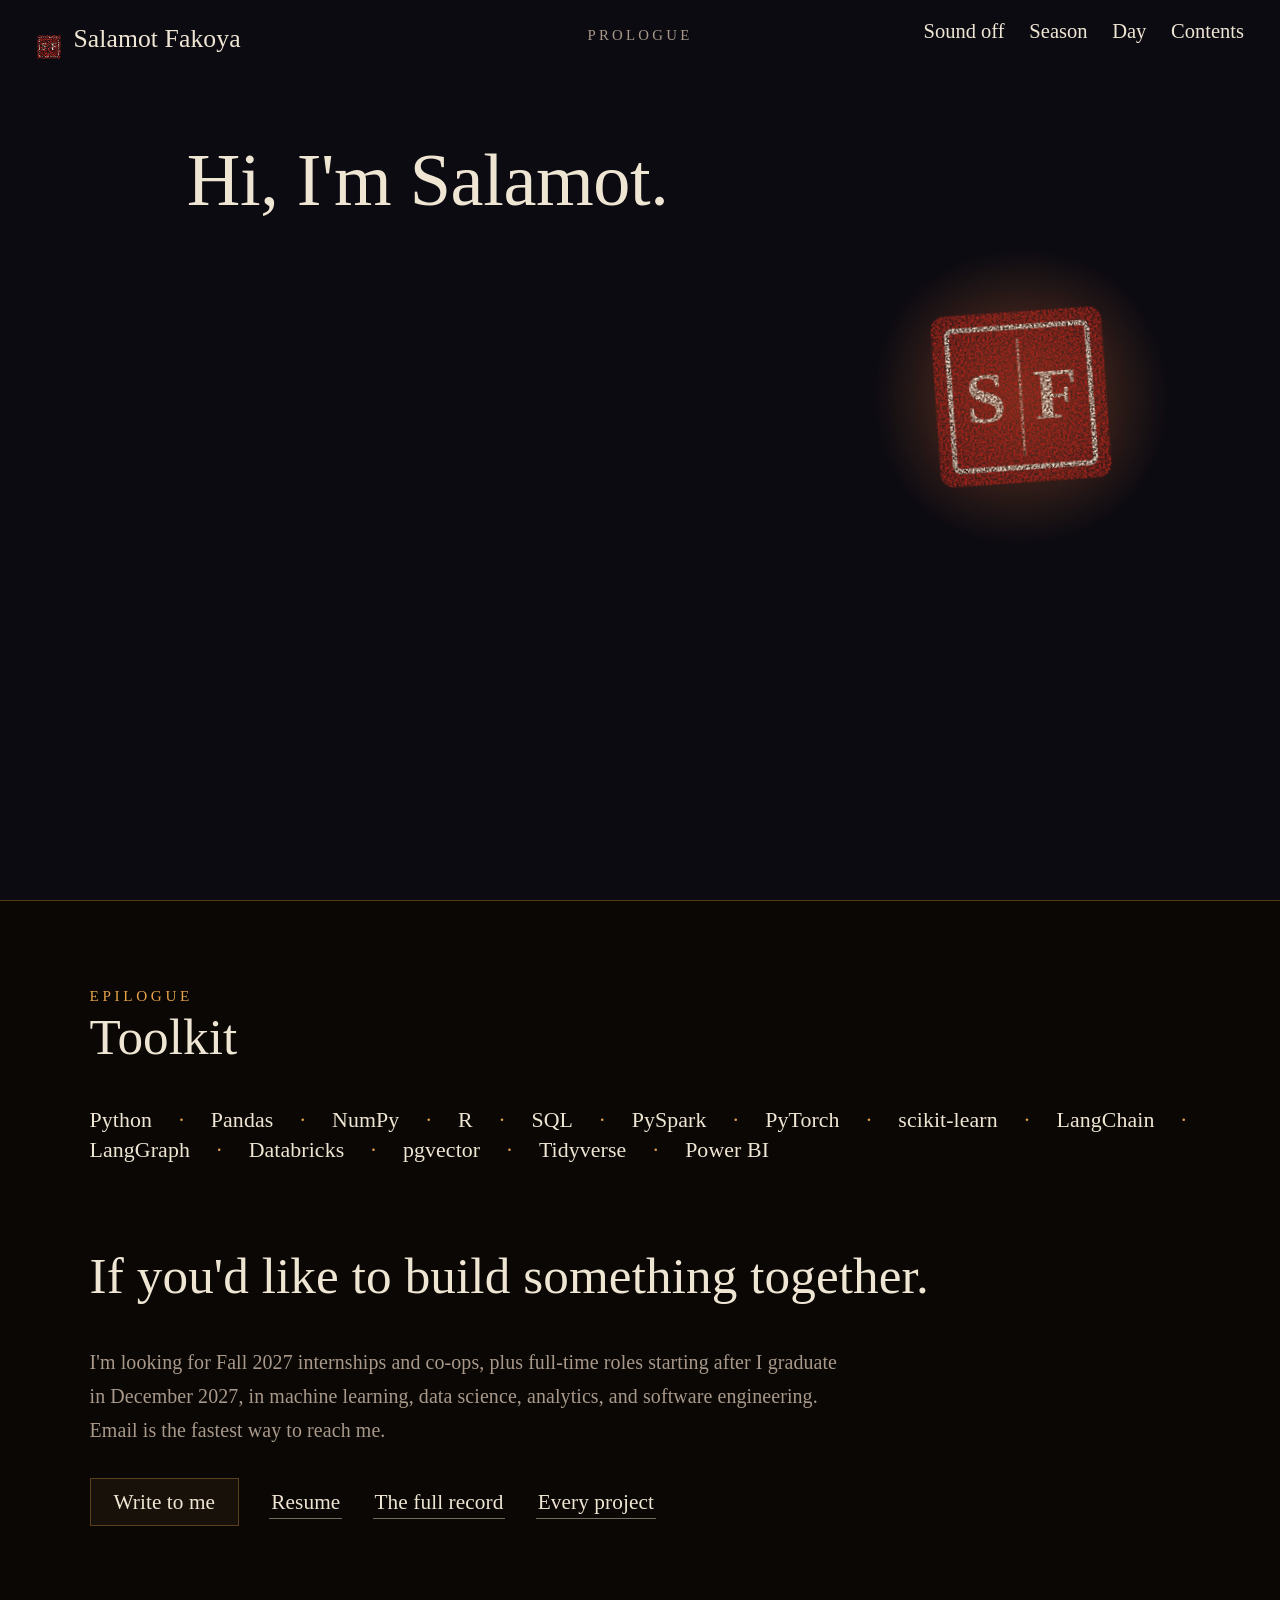
<file: index.html>
<!DOCTYPE html>
<html xmlns="http://www.w3.org/1999/xhtml" lang="en" xml:lang="en"><head>

<meta charset="utf-8">
<meta name="generator" content="quarto-1.6.42">

<meta name="viewport" content="width=device-width, initial-scale=1.0, user-scalable=yes">

<meta name="description" content="Data Science student at UT Dallas building machine learning systems people can use and trust.">

<title>Salamot Fakoya | Data Science &amp; Machine Learning – Salamot Fakoya</title>
<style>
code{white-space: pre-wrap;}
span.smallcaps{font-variant: small-caps;}
div.columns{display: flex; gap: min(4vw, 1.5em);}
div.column{flex: auto; overflow-x: auto;}
div.hanging-indent{margin-left: 1.5em; text-indent: -1.5em;}
ul.task-list{list-style: none;}
ul.task-list li input[type="checkbox"] {
  width: 0.8em;
  margin: 0 0.8em 0.2em -1em; /* quarto-specific, see https://github.com/quarto-dev/quarto-cli/issues/4556 */ 
  vertical-align: middle;
}
</style>


<script src="site_libs/quarto-nav/quarto-nav.js"></script>
<script src="site_libs/quarto-nav/headroom.min.js"></script>
<script src="site_libs/clipboard/clipboard.min.js"></script>
<script src="site_libs/quarto-search/autocomplete.umd.js"></script>
<script src="site_libs/quarto-search/fuse.min.js"></script>
<script src="site_libs/quarto-search/quarto-search.js"></script>
<meta name="quarto:offset" content="./">
<link href="./images/favicon.svg" rel="icon" type="image/svg+xml">
<script src="site_libs/quarto-html/quarto.js"></script>
<script src="site_libs/quarto-html/popper.min.js"></script>
<script src="site_libs/quarto-html/tippy.umd.min.js"></script>
<script src="site_libs/quarto-html/anchor.min.js"></script>
<link href="site_libs/quarto-html/tippy.css" rel="stylesheet">
<link href="site_libs/quarto-html/quarto-syntax-highlighting-2f5df379a58b258e96c21c0638c20c03.css" rel="stylesheet" class="quarto-color-scheme" id="quarto-text-highlighting-styles">
<link href="site_libs/quarto-html/quarto-syntax-highlighting-dark-b53751a350365c71b6c909e95f209ed1.css" rel="stylesheet" class="quarto-color-scheme quarto-color-alternate" id="quarto-text-highlighting-styles">
<script src="site_libs/bootstrap/bootstrap.min.js"></script>
<link href="site_libs/bootstrap/bootstrap-icons.css" rel="stylesheet">
<link href="site_libs/bootstrap/bootstrap-9803fb7ba978ef3249e2e3b5ace4e59b.min.css" rel="stylesheet" append-hash="true" class="quarto-color-scheme" id="quarto-bootstrap" data-mode="light">
<link href="site_libs/bootstrap/bootstrap-dark-29d7e491d005d88677db025148a2b1bf.min.css" rel="stylesheet" append-hash="true" class="quarto-color-scheme quarto-color-alternate" id="quarto-bootstrap" data-mode="dark">
<script id="quarto-search-options" type="application/json">{
  "location": "navbar",
  "copy-button": false,
  "collapse-after": 3,
  "panel-placement": "end",
  "type": "overlay",
  "limit": 50,
  "keyboard-shortcut": [
    "f",
    "/",
    "s"
  ],
  "show-item-context": false,
  "language": {
    "search-no-results-text": "No results",
    "search-matching-documents-text": "matching documents",
    "search-copy-link-title": "Copy link to search",
    "search-hide-matches-text": "Hide additional matches",
    "search-more-match-text": "more match in this document",
    "search-more-matches-text": "more matches in this document",
    "search-clear-button-title": "Clear",
    "search-text-placeholder": "",
    "search-detached-cancel-button-title": "Cancel",
    "search-submit-button-title": "Submit",
    "search-label": "Search"
  }
}</script>
<style>html{ scroll-behavior: smooth; }</style>
<link rel="alternate icon" type="image/png" href="./images/favicon.png">
<link rel="apple-touch-icon" href="./images/favicon-180.png">


<link rel="stylesheet" href="fonts.css">
<meta property="og:title" content="Salamot Fakoya | Data Science &amp; Machine Learning">
<meta property="og:description" content="Data Science student at UT Dallas building machine learning systems people can use and trust.">
<meta property="og:site_name" content="Salamot Fakoya">
</head>

<body class="nav-fixed home-scene fullcontent">

<div id="quarto-search-results"></div>
  <header id="quarto-header" class="headroom fixed-top">
    <nav class="navbar navbar-expand-md " data-bs-theme="dark">
      <div class="navbar-container container-fluid">
      <div class="navbar-brand-container mx-auto">
    <a class="navbar-brand" href="./index.html">
    <span class="navbar-title">Salamot Fakoya</span>
    </a>
  </div>
            <div id="quarto-search" class="" title="Search"></div>
          <button class="navbar-toggler" type="button" data-bs-toggle="collapse" data-bs-target="#navbarCollapse" aria-controls="navbarCollapse" role="menu" aria-expanded="false" aria-label="Toggle navigation" onclick="if (window.quartoToggleHeadroom) { window.quartoToggleHeadroom(); }">
  <span class="navbar-toggler-icon"></span>
</button>
          <div class="collapse navbar-collapse" id="navbarCollapse">
            <ul class="navbar-nav navbar-nav-scroll ms-auto">
  <li class="nav-item">
    <a class="nav-link" href="./projects/index.html"> 
<span class="menu-text">Projects</span></a>
  </li>  
  <li class="nav-item">
    <a class="nav-link" href="./experience.html"> 
<span class="menu-text">Experience</span></a>
  </li>  
  <li class="nav-item">
    <a class="nav-link" href="./Salamot_Fakoya_Resume.pdf" target="_blank"> 
<span class="menu-text">Resume</span></a>
  </li>  
  <li class="nav-item compact">
    <a class="nav-link" href="https://github.com/Sal-Fakoya"> <i class="bi bi-github" role="img" aria-label="GitHub">
</i> 
<span class="menu-text"></span></a>
  </li>  
  <li class="nav-item compact">
    <a class="nav-link" href="https://www.linkedin.com/in/salamotfakoya"> <i class="bi bi-linkedin" role="img" aria-label="LinkedIn">
</i> 
<span class="menu-text"></span></a>
  </li>  
</ul>
          </div> <!-- /navcollapse -->
            <div class="quarto-navbar-tools">
  <a href="" class="quarto-color-scheme-toggle quarto-navigation-tool  px-1" onclick="window.quartoToggleColorScheme(); return false;" title="Toggle dark mode"><i class="bi"></i></a>
</div>
      </div> <!-- /container-fluid -->
    </nav>
</header>
<!-- content -->
<div id="quarto-content" class="quarto-container page-layout-custom page-navbar">
<!-- sidebar -->
<!-- margin-sidebar -->
<!-- main -->




<link rel="stylesheet" href="scene/scene.css">
<div class="scene theme-lantern" data-mode="night">

<div class="sc-ui">
  <a class="tl" href="#" data-contents-open-brand=""><span class="seal-mini"><svg viewbox="0 0 100 100" aria-hidden="true"><defs><filter id="stamp"><feturbulence type="fractalNoise" basefrequency=".9" numoctaves="2" seed="4"></feturbulence><fecolormatrix values="0 0 0 0 0  0 0 0 0 0  0 0 0 0 0  0 0 0 -2.2 1.6"></fecolormatrix><fecomposite in="SourceGraphic" operator="in"></fecomposite></filter></defs>
<g filter="url(#stamp)"><rect x="5" y="5" width="90" height="90" rx="7" fill="#a8241b"></rect><rect x="13" y="13" width="74" height="74" rx="3" fill="none" stroke="#f1e2cf" stroke-width="2.6"></rect>
<line x1="50" y1="19" x2="50" y2="81" stroke="#f1e2cf" stroke-width="1.4" opacity=".6"></line>
<text x="31.5" y="62" text-anchor="middle" font-family="Cormorant Garamond, Georgia, serif" font-size="38" font-weight="600" fill="#f1e2cf">S</text>
<text x="68.5" y="62" text-anchor="middle" font-family="Cormorant Garamond, Georgia, serif" font-size="38" font-weight="600" fill="#f1e2cf">F</text></g></svg></span>Salamot Fakoya</a>
  <div class="tc" data-labels="[&quot;Prologue&quot;, &quot;Chapter I · Outside academics&quot;, &quot;Chapter II · Projects&quot;, &quot;Epilogue&quot;]">Prologue</div>
  <div class="tr">
    <button type="button" data-sound-toggle="" data-sound-label="">Sound off</button>
    <button type="button" class="hide-sm" data-season-cycle="">Season</button>
    <button type="button" class="hide-sm" data-mode-toggle="">Day</button>
    <button type="button" class="sc-menu-btn" data-contents-open="" aria-label="Contents" aria-expanded="false"><span class="lbl">Contents</span><span class="burger" aria-hidden="true"><i></i><i></i><i></i></span></button>
  </div>
</div>
<nav class="sc-contents" aria-label="Contents">
  <button class="x" type="button">Close</button>
  <ol>
    <li><button class="go" type="button" data-go="0"><span class="num">Prologue</span>Hello</button></li>
    <li><button class="go" type="button" data-go="0.37"><span class="num">Chapter I</span>Outside academics</button></li>
    <li><button class="go" type="button" data-go="0.93"><span class="num">Chapter II</span>Projects</button></li>
    <li><a href="experience.html"><span class="num">Record</span>Experience</a></li>
    <li><a href="projects/index.html"><span class="num">Archive</span>All projects</a></li>
    <li><a href="Salamot_Fakoya_Resume.pdf" target="_blank" rel="noopener"><span class="num">Paper</span>Resume</a></li>
    <li><button class="go" type="button" data-mode-toggle="">Day</button></li>
    <li><button class="go" type="button" data-season-cycle="">Season</button></li>
    <li><button class="go" type="button" data-garden-toggle="">Hide garden</button></li>
  </ol>
</nav>

<div class="scene-stage">
  <section class="sc-panel sc-landing" data-kanji="" aria-label="Introduction">
    <div class="sc-landing-inner">
      <div>
        <div class="sc-chapter">Prologue</div>
        <h1 class="sc-title"><svg class="sc-thinker" viewbox="0 -14 100 214" aria-hidden="true"><defs><filter id="thSk" x="-10%" y="-10%" width="120%" height="120%"><feturbulence type="fractalNoise" basefrequency=".8" numoctaves="1" seed="5"></feturbulence><fedisplacementmap in="SourceGraphic" scale="1.3"></fedisplacementmap></filter></defs><g class="th-walk"><g class="th-dots"><circle cx="76" cy="6" r="1.6"></circle><circle cx="82" cy="-1" r="2.2"></circle><circle cx="90" cy="-8" r="2.9"></circle></g><g class="th-all" filter="url(#thSk)" transform="rotate(5 50 196)"><g class="th-umb-open"><g class="th-umb-sway"><g class="th-canopy"><g class="th-canopy-in"><g transform="translate(74 4) scale(1.25) translate(-40 -6)"><path class="th-umb" d="M2 6 Q40 -30 78 6 Q68 1 59 6 Q50 1 40 6 Q30 1 21 6 Q12 1 2 6 Z"></path><path class="th-umb-rib" d="M40 -12 L21 6 M40 -12 L40 6 M40 -12 L59 6"></path><g class="th-drips"><circle cx="2.5" cy="6.5" r="1"></circle><circle cx="21" cy="6.5" r=".9"></circle><circle cx="40" cy="6.5" r="1"></circle><circle cx="59" cy="6.5" r=".9"></circle><circle cx="77.5" cy="6.5" r="1"></circle></g></g></g></g></g></g><g class="th-umb-closed"><path class="th-handle" d="M40 92 L36.5 190 M40 92 q-.6 -5 -5 -4.6"></path><path class="th-umb" d="M38.8 104 L32.8 178 L41 178 Z"></path></g><g class="th-look2"><g class="th-drape"><path class="th-hj" d="M56 6 C43 6 36 17 37 31 C37.5 43 41 51 39 62 C37 73 37.5 82 41 88 C45 80 48 72 50 66 C57 64 64 60 68 54 C72 47 74 39 73 30 C72.5 16 66 6 56 6 Z"></path><path class="th-fold" d="M41 46 C43 60 41 74 40.5 84 M45 50 C46 60 45.5 68 44 76"></path></g></g><g class="th-leg th-legA"><path class="th-legs" d="M47.5 138 L48 187 L52.5 187 L53.5 138 Z"></path><path class="th-shoe" d="M47 186 h8.6 l.6 3.6 h-9.8 z"></path></g><g class="th-leg th-legB"><path class="th-legs" d="M57.5 138 L57.5 187 L62 187 L63.5 138 Z"></path><path class="th-shoe" d="M57 186 h8.6 l.6 3.6 h-9.8 z"></path></g><path class="th-skirt" d="M42 106 L67 106 L75 160 L35 160 Z"></path><path class="th-line" d="M48 108 L43 158 M54.5 108 L54.5 159 M61 108 L66 158"></path><path class="th-coat" d="M44 56 C40 70 40 92 42 108 L66 108 C67 92 66 70 63 56 C57 53 50 53 44 56 Z"></path><path class="th-coat th-cross" d="M42 66 C40 80 44 92 58 93 L72 90 L71 85 L58 87 C49 86 47 78 47 68 Z"></path><g class="th-armback" visibility="hidden"><path class="th-coat" d="M44.5 60 C42.5 75 42.5 90 44 103 L48.6 103 C48 90 48.6 75 50.5 62 Z"></path><circle class="th-skin" cx="46.3" cy="105" r="2.5"></circle></g><g class="th-look"><g class="th-head"><path class="th-skin" d="M43 30 C43 19 49.5 13 57 13 C66 13 70 21 69.5 30 C69.5 33 71.2 35.2 70.2 37 C69 39.5 67 44 63 47 C60 49 55 49.5 51 46.5 C46 43 43 37 43 30 Z"></path><path class="th-hj" d="M44 29 C43.5 16 51 10.5 58.5 11 C66 11.5 71 18 71 25.5 C67.5 20.5 62.5 18.6 57.5 19 C51.5 19.6 48 24 47.6 30.5 C47.3 36.5 48.6 41.6 51.5 46 C55 48.8 60 49.4 64 47.4 L66.5 52 C60 57 51 56.5 46 51 C44.5 44 44.2 36 44 29 Z"></path><path class="th-fold" d="M50 21 C55 17.5 63 17.5 68.5 21.5 M48.5 49 C54 53.5 60 53.5 65 50.5"></path><path class="th-line" d="M59.3 25.6 q4 -2 8.2 -.4"></path><g class="th-eye"><path class="th-line th-lash" d="M60 31.2 q3.6 -2.7 7.4 -.2"></path><ellipse class="th-iris" cx="64.6" cy="30.4" rx="1.5" ry="1.9"></ellipse><circle class="th-glint" cx="65.1" cy="29.6" r=".45"></circle></g><path class="th-line th-lid" d="M60 31.2 q3.7 1.6 7.4 -.2"></path><g class="th-glasses"><circle cx="64.4" cy="30.8" r="3.9"></circle><path d="M68.3 30.4 L70.6 30 M60.5 30.6 L50.5 28.8"></path></g><ellipse class="th-blush" cx="63.5" cy="37.5" rx="2.6" ry="1.2"></ellipse><path class="th-line" d="M66.2 41.2 q-1.5 .9 -3 .2"></path></g></g><g class="th-pole"><path class="th-handle" d="M74 62 L74 -18 M74 62 q0 4.5 -3.8 4.2"></path></g><g class="th-armfront" visibility="hidden"><path class="th-coat" d="M57.5 58.5 C59.5 74 59.6 89 58.6 103 L63.2 103 C64.2 89 63.6 74 62.4 58 Z"></path><circle class="th-skin" cx="60.9" cy="105" r="2.5"></circle></g><g class="th-arm"><path class="th-coat" d="M60 59 C64 69 67 79 69 88 L73.5 86 C71.5 76 68.5 66 64.5 57 Z"></path><g class="th-fore"><path class="th-coat" d="M69 88 C70 75 69 61 67.5 51 L63.5 51 C64.5 61 65 75 65 88 Z"></path><g class="th-hand-chin"><path class="th-skin" d="M61.5 51 C62.5 46.5 65.5 44.2 69 45.6 C70.6 47.4 69.6 51 66.4 52.4 Z"></path><path class="th-line" d="M64 47.8 q2.2 -.6 4 .6 M63.6 49.8 q2.4 -.4 4.2 .8"></path></g><g class="th-hand-open" visibility="hidden"><circle class="th-skin" cx="65.6" cy="49" r="2.6"></circle></g></g></g></g></g></svg>Hi, I'm Salamot.<br><span class="seem">You seem<span class="dot">.</span><span class="dot">.</span><span class="dot">.</span></span> <span class="cool"><span class="cw">c<span class="o">o</span><span class="o">o</span>l</span>.<i class="ear e1"></i><i class="ear e2"></i><svg class="ctail" viewbox="0 0 40 40" aria-hidden="true"><path d="M2 36 C20 37 31 29 31 17 C31 9 25 7 22 13"></path></svg></span></h1>
        <p class="sc-lede">I'm a Data Science student who enjoys taking a model from raw data to something people can use and trust. I like building machine learning systems, from simple to complex, with an emphasis on making them explainable and easy to use. Right now that means building recommender systems and retrieval-augmented applications, and understanding architecture at scale, hence my recent interest in Databricks. Currently diving into Big Data, lol.</p>
        <div class="sc-actions">
          <a class="sc-btn primary" href="Salamot_Fakoya_Resume.pdf" target="_blank" rel="noopener">Read the resume</a>
          <a class="sc-btn" href="https://github.com/Sal-Fakoya" target="_blank" rel="noopener">GitHub</a>
          <a class="sc-btn" href="https://www.linkedin.com/in/salamotfakoya" target="_blank" rel="noopener">LinkedIn</a>
          <a class="sc-btn" href="mailto:salamot.fakoya08@gmail.com">Email</a>
        </div>
        <p class="sc-hint2">Keep scrolling, the cat is waiting. Click the sky for rain, or switch Season and Day at the top right.</p>
      </div>
      <div class="sc-seal"><svg viewbox="0 0 100 100" aria-hidden="true"><defs><filter id="stamp"><feturbulence type="fractalNoise" basefrequency=".9" numoctaves="2" seed="4"></feturbulence><fecolormatrix values="0 0 0 0 0  0 0 0 0 0  0 0 0 0 0  0 0 0 -2.2 1.6"></fecolormatrix><fecomposite in="SourceGraphic" operator="in"></fecomposite></filter></defs>
<g filter="url(#stamp)"><rect x="5" y="5" width="90" height="90" rx="7" fill="#a8241b"></rect><rect x="13" y="13" width="74" height="74" rx="3" fill="none" stroke="#f1e2cf" stroke-width="2.6"></rect>
<line x1="50" y1="19" x2="50" y2="81" stroke="#f1e2cf" stroke-width="1.4" opacity=".6"></line>
<text x="31.5" y="62" text-anchor="middle" font-family="Cormorant Garamond, Georgia, serif" font-size="38" font-weight="600" fill="#f1e2cf">S</text>
<text x="68.5" y="62" text-anchor="middle" font-family="Cormorant Garamond, Georgia, serif" font-size="38" font-weight="600" fill="#f1e2cf">F</text></g></svg></div>
    </div>
  </section>

  <section class="sc-panel sc-now" aria-label="What I do outside academics">
    <div class="sc-section">
      <div class="sc-headrow sc-reveal">
        <div><div class="sc-kicker">Chapter I</div><h2 class="sc-h2">What I do outside academics</h2></div>
        <a href="experience.html">The full record</a>
      </div>
      <div class="sc-now-grid">
        <article class="sc-entry sc-reveal">
          <div class="no">N° 01</div>
          <div class="sc-date">April 2026 – Present</div>
          <div class="sc-role">AI/ML Fellow</div>
          <div class="sc-org">Break Through Tech, Cornell Tech</div>
          <ul class="sc-bullets"><li>Benchmarking classical models against neural networks for income-based credit risk.</li><li>Making the case for the model a regulator could actually audit.</li></ul>
        </article>
        <article class="sc-entry sc-reveal">
          <div class="no">N° 02</div>
          <div class="sc-date">August 2025 – Present</div>
          <div class="sc-role">Student Engineer, RAG Chatbot</div>
          <div class="sc-org">UT Dallas AI Society, AskTemoc</div>
          <ul class="sc-bullets"><li>Building retrieval for a chatbot that answers UT Dallas students' questions from the course catalog.</li><li>Building the evaluation harness that tests its answers.</li></ul>
        </article>
        <article class="sc-entry sc-reveal">
          <div class="no">N° 03</div>
          <div class="sc-date">October 2025 · New York</div>
          <div class="sc-role">Machine Learning Fellow</div>
          <div class="sc-org">JPMorgan Chase Data for Good Hackathon</div>
          <ul class="sc-bullets"><li>Worked with four teammates on 3,000+ student records.</li><li>Used regression and clustering to show a nonprofit where to focus its support.</li></ul>
        </article>
      </div>
    </div>
  </section>

  <section class="sc-panel sc-projects" aria-label="Projects I worked on">
    <div class="sc-section">
      <div class="sc-headrow sc-reveal">
        <div><div class="sc-kicker">Chapter II</div><h2 class="sc-h2">Projects I worked on</h2></div>
        <a href="projects/index.html">Every project</a>
      </div>
      <div class="sc-proj-grid">
        <article class="sc-card sc-reveal" data-no="I">
          <img src="projects/anime-watch-planner/cover.svg" alt="">
          <div class="sc-card-body">
            <div class="sc-for">For anime fans</div>
            <h3>Anime Watch Planner</h3>
            <p>For the nights a group can't agree on what to watch. Describe a mood, and it finds something everyone will like, learning from every rating.</p>
            <p class="ask">Give this a heart if it speaks to you.</p>
            <div class="sc-card-actions">
              <button class="sc-btn sc-heart" type="button" aria-pressed="false" data-key="heart-anime-watch-planner"><svg viewbox="0 0 24 24" aria-hidden="true"><path d="M12 21s-7.5-4.6-9.6-9.2C.9 8.4 3 4.5 6.7 4.5c2.1 0 3.6 1.1 4.3 2.4h2c.7-1.3 2.2-2.4 4.3-2.4 3.7 0 5.8 3.9 4.3 7.3C19.5 16.4 12 21 12 21z"></path></svg><span class="lbl">Give it a heart</span></button>
              <!-- TODO: replace # with the demo video link -->
              <a class="sc-btn primary" href="#" target="_blank" rel="noopener">Watch the demo</a>
              <a class="sc-more" href="projects/anime-watch-planner/index.html">How it works</a>
            </div>
          </div>
        </article>
        <article class="sc-card sc-reveal" data-no="II">
          <img src="projects/dog-breed-discovery/cover.svg" alt="">
          <div class="sc-card-body">
            <div class="sc-for">For pet lovers, and the curious</div>
            <h3>Dog Breed Discovery</h3>
            <p>Can a machine sort dogs by breed without ever being told the breeds? Vision Transformers came surprisingly close, about 50% better than older models.</p>
            <div class="sc-card-actions"><a class="sc-more" href="projects/dog-breed-discovery/index.html">What we found</a></div>
          </div>
        </article>
        <article class="sc-card sc-reveal" data-no="III">
          <img src="projects/asktemoc/cover.svg" alt="">
          <div class="sc-card-body">
            <div class="sc-for">For anyone lost in a course catalog</div>
            <h3>AskTemoc</h3>
            <p>A campus chatbot that answers UT Dallas students in plain English, straight from the official catalog. I build its retrieval and the tests behind it.</p>
            <div class="sc-card-actions">
              <a class="sc-btn" href="https://asktemoc.vercel.app" target="_blank" rel="noopener">Try it</a>
              <a class="sc-more" href="projects/asktemoc/index.html">How it works</a>
            </div>
          </div>
        </article>
      </div>
    </div>
  </section>
</div>

<div class="scene-after">
  <div class="sc-section sc-reveal">
    <div class="sc-kicker">Epilogue</div>
    <h2 class="sc-h2">Toolkit</h2>
    <div class="sc-chips"><span class="sc-chip">Python</span><span class="sc-chip">Pandas</span><span class="sc-chip">NumPy</span><span class="sc-chip">R</span><span class="sc-chip">SQL</span><span class="sc-chip">PySpark</span><span class="sc-chip">PyTorch</span><span class="sc-chip">scikit-learn</span><span class="sc-chip">LangChain</span><span class="sc-chip">LangGraph</span><span class="sc-chip">Databricks</span><span class="sc-chip">pgvector</span><span class="sc-chip">Tidyverse</span><span class="sc-chip">Power BI</span></div>
  </div>
  <div class="sc-section sc-reveal">
    <h2 class="sc-h2">If you'd like to build something together.</h2>
    <p class="sc-lede" style="opacity:1">I'm looking for Fall 2027 internships and co-ops, plus full-time roles starting after I graduate in December 2027, in machine learning, data science, analytics, and software engineering. Email is the fastest way to reach me.</p>
    <div class="sc-actions" style="opacity:1">
      <a class="sc-btn primary" href="mailto:salamot.fakoya08@gmail.com">Write to me</a>
      <a class="sc-btn" href="Salamot_Fakoya_Resume.pdf" target="_blank" rel="noopener">Resume</a>
      <a class="sc-btn" href="experience.html">The full record</a>
      <a class="sc-btn" href="projects/index.html">Every project</a>
    </div>
  </div>
</div>
</div>
<link rel="stylesheet" href="scene/garden.css">
<script src="scene/garden.js"></script>
<script src="scene/gsap.min.js"></script>
<script src="scene/ScrollTrigger.min.js"></script>
<script src="scene/scene.js"></script>
<script>
(function () {
  var root = document.querySelector('.scene');
  function sync() { root.setAttribute('data-mode', document.body.classList.contains('quarto-light') ? 'day' : 'night'); }
  sync();
  new MutationObserver(sync).observe(document.body, { attributes: true, attributeFilter: ['class'] });
  window.addEventListener('load', function () {
    SceneKit.init({ root: root, onToggleMode: function () { if (window.quartoToggleColorScheme) window.quartoToggleColorScheme(); } });
  });
})();
</script>




<script>
(function () {
  var sel = '.tl-item, .chips, .project-meta, .callout-result, .quarto-grid-item, main h2';
  var els = document.querySelectorAll(sel);
  if (!('IntersectionObserver' in window)) return;
  var io = new IntersectionObserver(function (entries) {
    entries.forEach(function (e) {
      if (e.isIntersecting) e.target.classList.add('sf-in'); else if (e.boundingClientRect.top > 0) e.target.classList.remove('sf-in');
    });
  }, { threshold: 0.12, rootMargin: '0px 0px -40px 0px' });
  els.forEach(function (el, i) {
    if (el.closest('.hero, .scene')) return;
    el.classList.add('sf-reveal');
    var sib = el.parentElement ? Array.prototype.indexOf.call(el.parentElement.children, el) : 0;
    el.style.transitionDelay = Math.min(sib, 4) * 80 + 'ms';
    io.observe(el);
  });
  var onScroll = function () { document.body.classList.toggle('sf-scrolled', window.scrollY > 10); };
  window.addEventListener('scroll', onScroll, { passive: true }); onScroll();
})();
</script>
<script>
(function () {
  if (document.querySelector('.scene')) return;
  var s = document.querySelector('script[src*="site_libs/"]');
  var pre = s ? s.getAttribute('src').split('site_libs/')[0] : '';
  var l = document.createElement('link'); l.rel = 'stylesheet'; l.href = pre + 'scene/garden.css'; document.head.appendChild(l);
  var j = document.createElement('script'); j.src = pre + 'scene/garden.js';
  j.onload = function () { window.Garden.init({ controls: true, small: true }); };
  document.body.appendChild(j);
})();
</script>
<script id="quarto-html-after-body" type="application/javascript">
window.document.addEventListener("DOMContentLoaded", function (event) {
  const toggleBodyColorMode = (bsSheetEl) => {
    const mode = bsSheetEl.getAttribute("data-mode");
    const bodyEl = window.document.querySelector("body");
    if (mode === "dark") {
      bodyEl.classList.add("quarto-dark");
      bodyEl.classList.remove("quarto-light");
    } else {
      bodyEl.classList.add("quarto-light");
      bodyEl.classList.remove("quarto-dark");
    }
  }
  const toggleBodyColorPrimary = () => {
    const bsSheetEl = window.document.querySelector("link#quarto-bootstrap");
    if (bsSheetEl) {
      toggleBodyColorMode(bsSheetEl);
    }
  }
  toggleBodyColorPrimary();  
  const disableStylesheet = (stylesheets) => {
    for (let i=0; i < stylesheets.length; i++) {
      const stylesheet = stylesheets[i];
      stylesheet.rel = 'prefetch';
    }
  }
  const enableStylesheet = (stylesheets) => {
    for (let i=0; i < stylesheets.length; i++) {
      const stylesheet = stylesheets[i];
      stylesheet.rel = 'stylesheet';
    }
  }
  const manageTransitions = (selector, allowTransitions) => {
    const els = window.document.querySelectorAll(selector);
    for (let i=0; i < els.length; i++) {
      const el = els[i];
      if (allowTransitions) {
        el.classList.remove('notransition');
      } else {
        el.classList.add('notransition');
      }
    }
  }
  const toggleGiscusIfUsed = (isAlternate, darkModeDefault) => {
    const baseTheme = document.querySelector('#giscus-base-theme')?.value ?? 'light';
    const alternateTheme = document.querySelector('#giscus-alt-theme')?.value ?? 'dark';
    let newTheme = '';
    if(darkModeDefault) {
      newTheme = isAlternate ? baseTheme : alternateTheme;
    } else {
      newTheme = isAlternate ? alternateTheme : baseTheme;
    }
    const changeGiscusTheme = () => {
      // From: https://github.com/giscus/giscus/issues/336
      const sendMessage = (message) => {
        const iframe = document.querySelector('iframe.giscus-frame');
        if (!iframe) return;
        iframe.contentWindow.postMessage({ giscus: message }, 'https://giscus.app');
      }
      sendMessage({
        setConfig: {
          theme: newTheme
        }
      });
    }
    const isGiscussLoaded = window.document.querySelector('iframe.giscus-frame') !== null;
    if (isGiscussLoaded) {
      changeGiscusTheme();
    }
  }
  const toggleColorMode = (alternate) => {
    // Switch the stylesheets
    const alternateStylesheets = window.document.querySelectorAll('link.quarto-color-scheme.quarto-color-alternate');
    manageTransitions('#quarto-margin-sidebar .nav-link', false);
    if (alternate) {
      enableStylesheet(alternateStylesheets);
      for (const sheetNode of alternateStylesheets) {
        if (sheetNode.id === "quarto-bootstrap") {
          toggleBodyColorMode(sheetNode);
        }
      }
    } else {
      disableStylesheet(alternateStylesheets);
      toggleBodyColorPrimary();
    }
    manageTransitions('#quarto-margin-sidebar .nav-link', true);
    // Switch the toggles
    const toggles = window.document.querySelectorAll('.quarto-color-scheme-toggle');
    for (let i=0; i < toggles.length; i++) {
      const toggle = toggles[i];
      if (toggle) {
        if (alternate) {
          toggle.classList.add("alternate");     
        } else {
          toggle.classList.remove("alternate");
        }
      }
    }
    // Hack to workaround the fact that safari doesn't
    // properly recolor the scrollbar when toggling (#1455)
    if (navigator.userAgent.indexOf('Safari') > 0 && navigator.userAgent.indexOf('Chrome') == -1) {
      manageTransitions("body", false);
      window.scrollTo(0, 1);
      setTimeout(() => {
        window.scrollTo(0, 0);
        manageTransitions("body", true);
      }, 40);  
    }
  }
  const isFileUrl = () => { 
    return window.location.protocol === 'file:';
  }
  const hasAlternateSentinel = () => {  
    let styleSentinel = getColorSchemeSentinel();
    if (styleSentinel !== null) {
      return styleSentinel === "alternate";
    } else {
      return false;
    }
  }
  const setStyleSentinel = (alternate) => {
    const value = alternate ? "alternate" : "default";
    if (!isFileUrl()) {
      window.localStorage.setItem("quarto-color-scheme", value);
    } else {
      localAlternateSentinel = value;
    }
  }
  const getColorSchemeSentinel = () => {
    if (!isFileUrl()) {
      const storageValue = window.localStorage.getItem("quarto-color-scheme");
      return storageValue != null ? storageValue : localAlternateSentinel;
    } else {
      return localAlternateSentinel;
    }
  }
  const darkModeDefault = true;
  let localAlternateSentinel = darkModeDefault ? 'alternate' : 'default';
  // Dark / light mode switch
  window.quartoToggleColorScheme = () => {
    // Read the current dark / light value 
    let toAlternate = !hasAlternateSentinel();
    toggleColorMode(toAlternate);
    setStyleSentinel(toAlternate);
    toggleGiscusIfUsed(toAlternate, darkModeDefault);
  };
  // Ensure there is a toggle, if there isn't float one in the top right
  if (window.document.querySelector('.quarto-color-scheme-toggle') === null) {
    const a = window.document.createElement('a');
    a.classList.add('top-right');
    a.classList.add('quarto-color-scheme-toggle');
    a.href = "";
    a.onclick = function() { try { window.quartoToggleColorScheme(); } catch {} return false; };
    const i = window.document.createElement("i");
    i.classList.add('bi');
    a.appendChild(i);
    window.document.body.appendChild(a);
  }
  // Switch to dark mode if need be
  if (hasAlternateSentinel()) {
    toggleColorMode(true);
  } else {
    toggleColorMode(false);
  }
  const icon = "";
  const anchorJS = new window.AnchorJS();
  anchorJS.options = {
    placement: 'right',
    icon: icon
  };
  anchorJS.add('.anchored');
  const isCodeAnnotation = (el) => {
    for (const clz of el.classList) {
      if (clz.startsWith('code-annotation-')) {                     
        return true;
      }
    }
    return false;
  }
  const onCopySuccess = function(e) {
    // button target
    const button = e.trigger;
    // don't keep focus
    button.blur();
    // flash "checked"
    button.classList.add('code-copy-button-checked');
    var currentTitle = button.getAttribute("title");
    button.setAttribute("title", "Copied!");
    let tooltip;
    if (window.bootstrap) {
      button.setAttribute("data-bs-toggle", "tooltip");
      button.setAttribute("data-bs-placement", "left");
      button.setAttribute("data-bs-title", "Copied!");
      tooltip = new bootstrap.Tooltip(button, 
        { trigger: "manual", 
          customClass: "code-copy-button-tooltip",
          offset: [0, -8]});
      tooltip.show();    
    }
    setTimeout(function() {
      if (tooltip) {
        tooltip.hide();
        button.removeAttribute("data-bs-title");
        button.removeAttribute("data-bs-toggle");
        button.removeAttribute("data-bs-placement");
      }
      button.setAttribute("title", currentTitle);
      button.classList.remove('code-copy-button-checked');
    }, 1000);
    // clear code selection
    e.clearSelection();
  }
  const getTextToCopy = function(trigger) {
      const codeEl = trigger.previousElementSibling.cloneNode(true);
      for (const childEl of codeEl.children) {
        if (isCodeAnnotation(childEl)) {
          childEl.remove();
        }
      }
      return codeEl.innerText;
  }
  const clipboard = new window.ClipboardJS('.code-copy-button:not([data-in-quarto-modal])', {
    text: getTextToCopy
  });
  clipboard.on('success', onCopySuccess);
  if (window.document.getElementById('quarto-embedded-source-code-modal')) {
    const clipboardModal = new window.ClipboardJS('.code-copy-button[data-in-quarto-modal]', {
      text: getTextToCopy,
      container: window.document.getElementById('quarto-embedded-source-code-modal')
    });
    clipboardModal.on('success', onCopySuccess);
  }
    var localhostRegex = new RegExp(/^(?:http|https):\/\/localhost\:?[0-9]*\//);
    var mailtoRegex = new RegExp(/^mailto:/);
      var filterRegex = new RegExp('/' + window.location.host + '/');
    var isInternal = (href) => {
        return filterRegex.test(href) || localhostRegex.test(href) || mailtoRegex.test(href);
    }
    // Inspect non-navigation links and adorn them if external
 	var links = window.document.querySelectorAll('a[href]:not(.nav-link):not(.navbar-brand):not(.toc-action):not(.sidebar-link):not(.sidebar-item-toggle):not(.pagination-link):not(.no-external):not([aria-hidden]):not(.dropdown-item):not(.quarto-navigation-tool):not(.about-link)');
    for (var i=0; i<links.length; i++) {
      const link = links[i];
      if (!isInternal(link.href)) {
        // undo the damage that might have been done by quarto-nav.js in the case of
        // links that we want to consider external
        if (link.dataset.originalHref !== undefined) {
          link.href = link.dataset.originalHref;
        }
          // target, if specified
          link.setAttribute("target", "_blank");
          if (link.getAttribute("rel") === null) {
            link.setAttribute("rel", "noopener");
          }
      }
    }
  function tippyHover(el, contentFn, onTriggerFn, onUntriggerFn) {
    const config = {
      allowHTML: true,
      maxWidth: 500,
      delay: 100,
      arrow: false,
      appendTo: function(el) {
          return el.parentElement;
      },
      interactive: true,
      interactiveBorder: 10,
      theme: 'quarto',
      placement: 'bottom-start',
    };
    if (contentFn) {
      config.content = contentFn;
    }
    if (onTriggerFn) {
      config.onTrigger = onTriggerFn;
    }
    if (onUntriggerFn) {
      config.onUntrigger = onUntriggerFn;
    }
    window.tippy(el, config); 
  }
  const noterefs = window.document.querySelectorAll('a[role="doc-noteref"]');
  for (var i=0; i<noterefs.length; i++) {
    const ref = noterefs[i];
    tippyHover(ref, function() {
      // use id or data attribute instead here
      let href = ref.getAttribute('data-footnote-href') || ref.getAttribute('href');
      try { href = new URL(href).hash; } catch {}
      const id = href.replace(/^#\/?/, "");
      const note = window.document.getElementById(id);
      if (note) {
        return note.innerHTML;
      } else {
        return "";
      }
    });
  }
  const xrefs = window.document.querySelectorAll('a.quarto-xref');
  const processXRef = (id, note) => {
    // Strip column container classes
    const stripColumnClz = (el) => {
      el.classList.remove("page-full", "page-columns");
      if (el.children) {
        for (const child of el.children) {
          stripColumnClz(child);
        }
      }
    }
    stripColumnClz(note)
    if (id === null || id.startsWith('sec-')) {
      // Special case sections, only their first couple elements
      const container = document.createElement("div");
      if (note.children && note.children.length > 2) {
        container.appendChild(note.children[0].cloneNode(true));
        for (let i = 1; i < note.children.length; i++) {
          const child = note.children[i];
          if (child.tagName === "P" && child.innerText === "") {
            continue;
          } else {
            container.appendChild(child.cloneNode(true));
            break;
          }
        }
        if (window.Quarto?.typesetMath) {
          window.Quarto.typesetMath(container);
        }
        return container.innerHTML
      } else {
        if (window.Quarto?.typesetMath) {
          window.Quarto.typesetMath(note);
        }
        return note.innerHTML;
      }
    } else {
      // Remove any anchor links if they are present
      const anchorLink = note.querySelector('a.anchorjs-link');
      if (anchorLink) {
        anchorLink.remove();
      }
      if (window.Quarto?.typesetMath) {
        window.Quarto.typesetMath(note);
      }
      if (note.classList.contains("callout")) {
        return note.outerHTML;
      } else {
        return note.innerHTML;
      }
    }
  }
  for (var i=0; i<xrefs.length; i++) {
    const xref = xrefs[i];
    tippyHover(xref, undefined, function(instance) {
      instance.disable();
      let url = xref.getAttribute('href');
      let hash = undefined; 
      if (url.startsWith('#')) {
        hash = url;
      } else {
        try { hash = new URL(url).hash; } catch {}
      }
      if (hash) {
        const id = hash.replace(/^#\/?/, "");
        const note = window.document.getElementById(id);
        if (note !== null) {
          try {
            const html = processXRef(id, note.cloneNode(true));
            instance.setContent(html);
          } finally {
            instance.enable();
            instance.show();
          }
        } else {
          // See if we can fetch this
          fetch(url.split('#')[0])
          .then(res => res.text())
          .then(html => {
            const parser = new DOMParser();
            const htmlDoc = parser.parseFromString(html, "text/html");
            const note = htmlDoc.getElementById(id);
            if (note !== null) {
              const html = processXRef(id, note);
              instance.setContent(html);
            } 
          }).finally(() => {
            instance.enable();
            instance.show();
          });
        }
      } else {
        // See if we can fetch a full url (with no hash to target)
        // This is a special case and we should probably do some content thinning / targeting
        fetch(url)
        .then(res => res.text())
        .then(html => {
          const parser = new DOMParser();
          const htmlDoc = parser.parseFromString(html, "text/html");
          const note = htmlDoc.querySelector('main.content');
          if (note !== null) {
            // This should only happen for chapter cross references
            // (since there is no id in the URL)
            // remove the first header
            if (note.children.length > 0 && note.children[0].tagName === "HEADER") {
              note.children[0].remove();
            }
            const html = processXRef(null, note);
            instance.setContent(html);
          } 
        }).finally(() => {
          instance.enable();
          instance.show();
        });
      }
    }, function(instance) {
    });
  }
      let selectedAnnoteEl;
      const selectorForAnnotation = ( cell, annotation) => {
        let cellAttr = 'data-code-cell="' + cell + '"';
        let lineAttr = 'data-code-annotation="' +  annotation + '"';
        const selector = 'span[' + cellAttr + '][' + lineAttr + ']';
        return selector;
      }
      const selectCodeLines = (annoteEl) => {
        const doc = window.document;
        const targetCell = annoteEl.getAttribute("data-target-cell");
        const targetAnnotation = annoteEl.getAttribute("data-target-annotation");
        const annoteSpan = window.document.querySelector(selectorForAnnotation(targetCell, targetAnnotation));
        const lines = annoteSpan.getAttribute("data-code-lines").split(",");
        const lineIds = lines.map((line) => {
          return targetCell + "-" + line;
        })
        let top = null;
        let height = null;
        let parent = null;
        if (lineIds.length > 0) {
            //compute the position of the single el (top and bottom and make a div)
            const el = window.document.getElementById(lineIds[0]);
            top = el.offsetTop;
            height = el.offsetHeight;
            parent = el.parentElement.parentElement;
          if (lineIds.length > 1) {
            const lastEl = window.document.getElementById(lineIds[lineIds.length - 1]);
            const bottom = lastEl.offsetTop + lastEl.offsetHeight;
            height = bottom - top;
          }
          if (top !== null && height !== null && parent !== null) {
            // cook up a div (if necessary) and position it 
            let div = window.document.getElementById("code-annotation-line-highlight");
            if (div === null) {
              div = window.document.createElement("div");
              div.setAttribute("id", "code-annotation-line-highlight");
              div.style.position = 'absolute';
              parent.appendChild(div);
            }
            div.style.top = top - 2 + "px";
            div.style.height = height + 4 + "px";
            div.style.left = 0;
            let gutterDiv = window.document.getElementById("code-annotation-line-highlight-gutter");
            if (gutterDiv === null) {
              gutterDiv = window.document.createElement("div");
              gutterDiv.setAttribute("id", "code-annotation-line-highlight-gutter");
              gutterDiv.style.position = 'absolute';
              const codeCell = window.document.getElementById(targetCell);
              const gutter = codeCell.querySelector('.code-annotation-gutter');
              gutter.appendChild(gutterDiv);
            }
            gutterDiv.style.top = top - 2 + "px";
            gutterDiv.style.height = height + 4 + "px";
          }
          selectedAnnoteEl = annoteEl;
        }
      };
      const unselectCodeLines = () => {
        const elementsIds = ["code-annotation-line-highlight", "code-annotation-line-highlight-gutter"];
        elementsIds.forEach((elId) => {
          const div = window.document.getElementById(elId);
          if (div) {
            div.remove();
          }
        });
        selectedAnnoteEl = undefined;
      };
        // Handle positioning of the toggle
    window.addEventListener(
      "resize",
      throttle(() => {
        elRect = undefined;
        if (selectedAnnoteEl) {
          selectCodeLines(selectedAnnoteEl);
        }
      }, 10)
    );
    function throttle(fn, ms) {
    let throttle = false;
    let timer;
      return (...args) => {
        if(!throttle) { // first call gets through
            fn.apply(this, args);
            throttle = true;
        } else { // all the others get throttled
            if(timer) clearTimeout(timer); // cancel #2
            timer = setTimeout(() => {
              fn.apply(this, args);
              timer = throttle = false;
            }, ms);
        }
      };
    }
      // Attach click handler to the DT
      const annoteDls = window.document.querySelectorAll('dt[data-target-cell]');
      for (const annoteDlNode of annoteDls) {
        annoteDlNode.addEventListener('click', (event) => {
          const clickedEl = event.target;
          if (clickedEl !== selectedAnnoteEl) {
            unselectCodeLines();
            const activeEl = window.document.querySelector('dt[data-target-cell].code-annotation-active');
            if (activeEl) {
              activeEl.classList.remove('code-annotation-active');
            }
            selectCodeLines(clickedEl);
            clickedEl.classList.add('code-annotation-active');
          } else {
            // Unselect the line
            unselectCodeLines();
            clickedEl.classList.remove('code-annotation-active');
          }
        });
      }
  const findCites = (el) => {
    const parentEl = el.parentElement;
    if (parentEl) {
      const cites = parentEl.dataset.cites;
      if (cites) {
        return {
          el,
          cites: cites.split(' ')
        };
      } else {
        return findCites(el.parentElement)
      }
    } else {
      return undefined;
    }
  };
  var bibliorefs = window.document.querySelectorAll('a[role="doc-biblioref"]');
  for (var i=0; i<bibliorefs.length; i++) {
    const ref = bibliorefs[i];
    const citeInfo = findCites(ref);
    if (citeInfo) {
      tippyHover(citeInfo.el, function() {
        var popup = window.document.createElement('div');
        citeInfo.cites.forEach(function(cite) {
          var citeDiv = window.document.createElement('div');
          citeDiv.classList.add('hanging-indent');
          citeDiv.classList.add('csl-entry');
          var biblioDiv = window.document.getElementById('ref-' + cite);
          if (biblioDiv) {
            citeDiv.innerHTML = biblioDiv.innerHTML;
          }
          popup.appendChild(citeDiv);
        });
        return popup.innerHTML;
      });
    }
  }
});
</script>
</div> <!-- /content -->
<footer class="footer">
  <div class="nav-footer">
    <div class="nav-footer-left">
<p>© 2026 Salamot Fakoya</p>
</div>   
    <div class="nav-footer-center">
      &nbsp;
    </div>
    <div class="nav-footer-right">
      <ul class="footer-items list-unstyled">
    <li class="nav-item">
    <a class="nav-link" href="https://quarto.org">
<p>Built with Quarto</p>
</a>
  </li>  
    <li class="nav-item compact">
    <a class="nav-link" href="mailto:salamot.fakoya08@gmail.com">
      <i class="bi bi-envelope" role="img" aria-label="Email">
</i> 
    </a>
  </li>  
</ul>
    </div>
  </div>
</footer>




<script src="site_libs/quarto-html/zenscroll-min.js"></script>
</body></html>
</file>
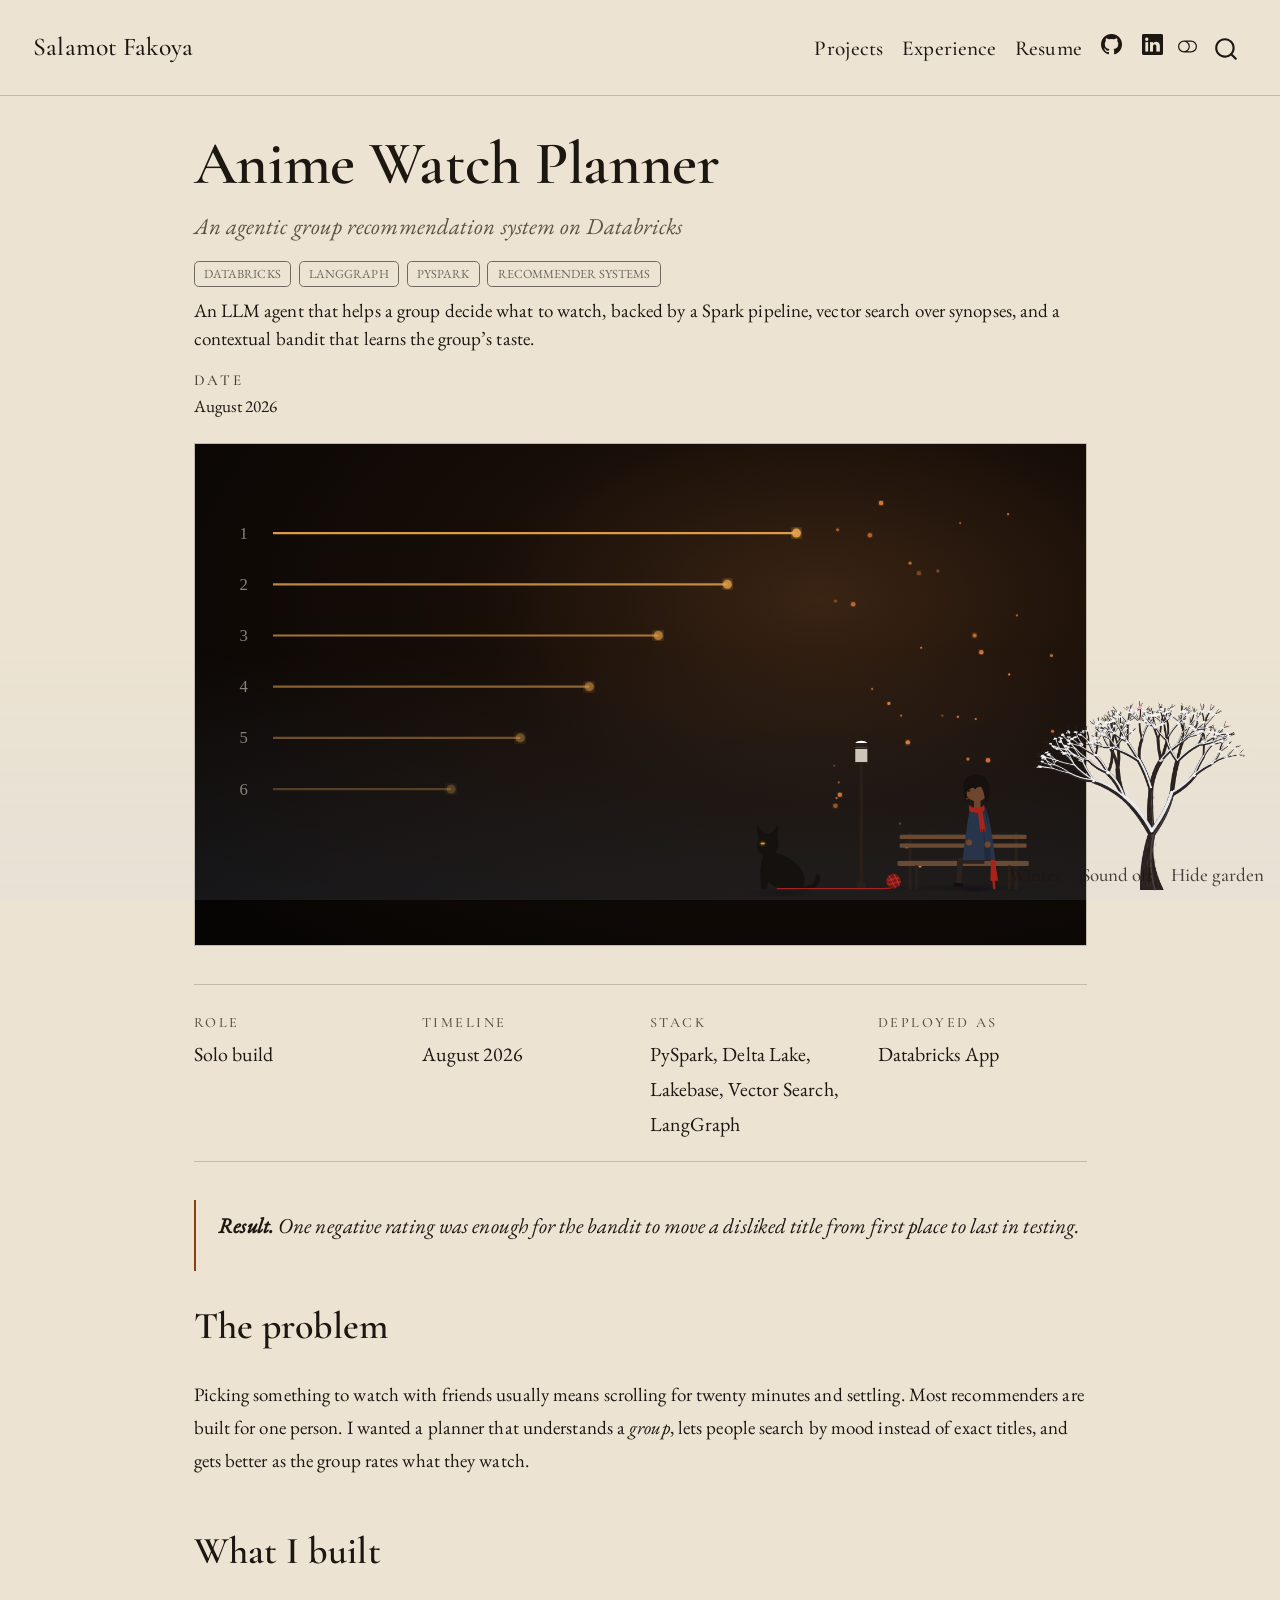
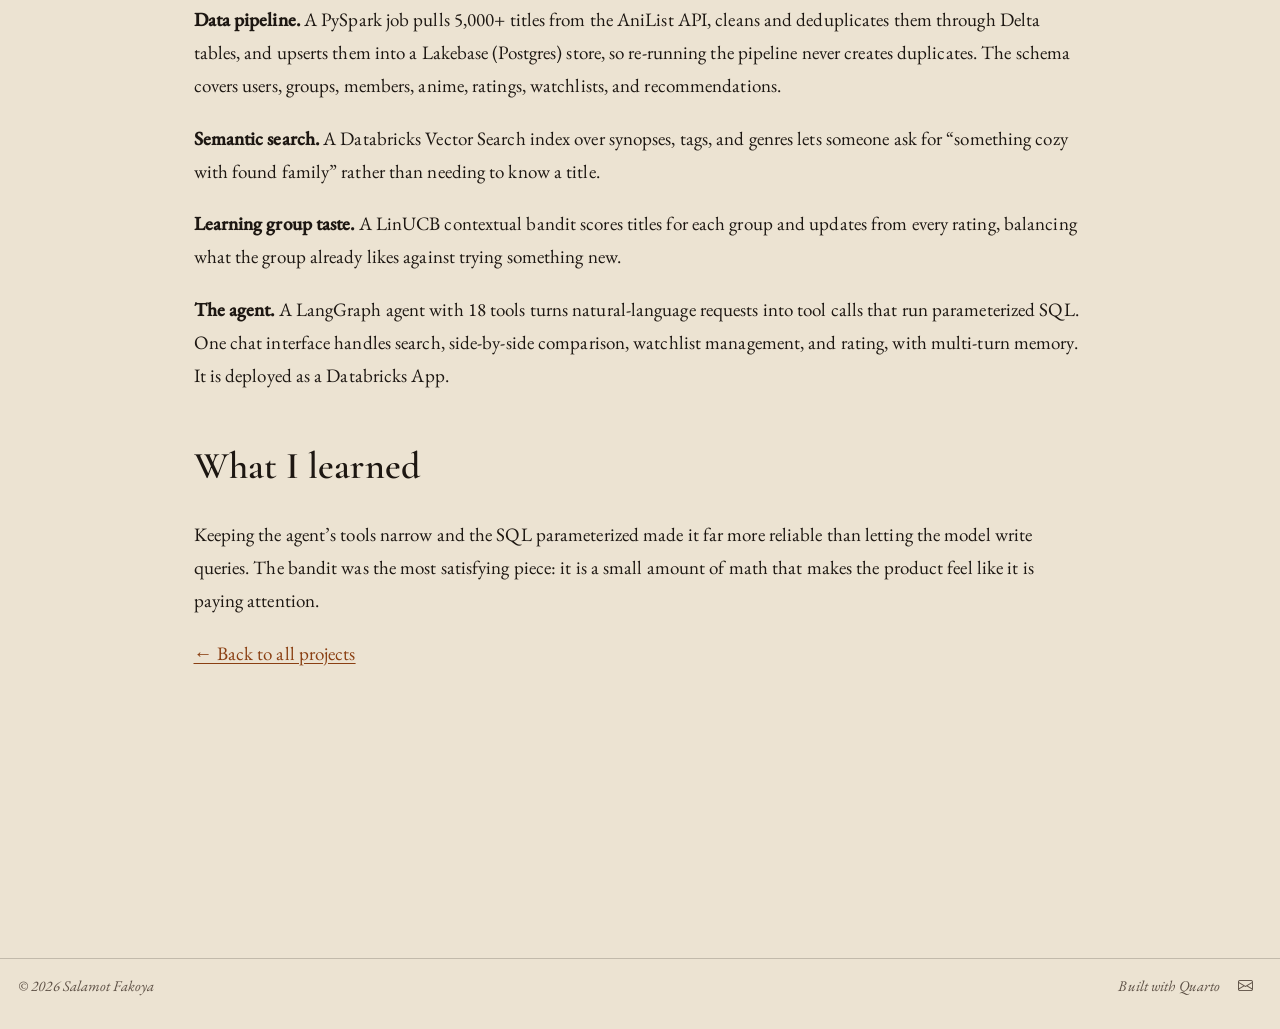
<file: projects/anime-watch-planner/index.html>
<!DOCTYPE html>
<html xmlns="http://www.w3.org/1999/xhtml" lang="en" xml:lang="en"><head>

<meta charset="utf-8">
<meta name="generator" content="quarto-1.6.42">

<meta name="viewport" content="width=device-width, initial-scale=1.0, user-scalable=yes">

<meta name="description" content="An LLM agent that helps a group decide what to watch, backed by a Spark pipeline, vector search over synopses, and a contextual bandit that learns the group’s taste.">

<title>Anime Watch Planner – Salamot Fakoya</title>
<style>
code{white-space: pre-wrap;}
span.smallcaps{font-variant: small-caps;}
div.columns{display: flex; gap: min(4vw, 1.5em);}
div.column{flex: auto; overflow-x: auto;}
div.hanging-indent{margin-left: 1.5em; text-indent: -1.5em;}
ul.task-list{list-style: none;}
ul.task-list li input[type="checkbox"] {
  width: 0.8em;
  margin: 0 0.8em 0.2em -1em; /* quarto-specific, see https://github.com/quarto-dev/quarto-cli/issues/4556 */ 
  vertical-align: middle;
}
</style>


<script src="../../site_libs/quarto-nav/quarto-nav.js"></script>
<script src="../../site_libs/quarto-nav/headroom.min.js"></script>
<script src="../../site_libs/clipboard/clipboard.min.js"></script>
<script src="../../site_libs/quarto-search/autocomplete.umd.js"></script>
<script src="../../site_libs/quarto-search/fuse.min.js"></script>
<script src="../../site_libs/quarto-search/quarto-search.js"></script>
<meta name="quarto:offset" content="../../">
<link href="../../images/favicon.svg" rel="icon" type="image/svg+xml">
<script src="../../site_libs/quarto-html/quarto.js"></script>
<script src="../../site_libs/quarto-html/popper.min.js"></script>
<script src="../../site_libs/quarto-html/tippy.umd.min.js"></script>
<script src="../../site_libs/quarto-html/anchor.min.js"></script>
<link href="../../site_libs/quarto-html/tippy.css" rel="stylesheet">
<link href="../../site_libs/quarto-html/quarto-syntax-highlighting-2f5df379a58b258e96c21c0638c20c03.css" rel="stylesheet" class="quarto-color-scheme" id="quarto-text-highlighting-styles">
<link href="../../site_libs/quarto-html/quarto-syntax-highlighting-dark-b53751a350365c71b6c909e95f209ed1.css" rel="stylesheet" class="quarto-color-scheme quarto-color-alternate" id="quarto-text-highlighting-styles">
<script src="../../site_libs/bootstrap/bootstrap.min.js"></script>
<link href="../../site_libs/bootstrap/bootstrap-icons.css" rel="stylesheet">
<link href="../../site_libs/bootstrap/bootstrap-9803fb7ba978ef3249e2e3b5ace4e59b.min.css" rel="stylesheet" append-hash="true" class="quarto-color-scheme" id="quarto-bootstrap" data-mode="light">
<link href="../../site_libs/bootstrap/bootstrap-dark-29d7e491d005d88677db025148a2b1bf.min.css" rel="stylesheet" append-hash="true" class="quarto-color-scheme quarto-color-alternate" id="quarto-bootstrap" data-mode="dark">
<script id="quarto-search-options" type="application/json">{
  "location": "navbar",
  "copy-button": false,
  "collapse-after": 3,
  "panel-placement": "end",
  "type": "overlay",
  "limit": 50,
  "keyboard-shortcut": [
    "f",
    "/",
    "s"
  ],
  "show-item-context": false,
  "language": {
    "search-no-results-text": "No results",
    "search-matching-documents-text": "matching documents",
    "search-copy-link-title": "Copy link to search",
    "search-hide-matches-text": "Hide additional matches",
    "search-more-match-text": "more match in this document",
    "search-more-matches-text": "more matches in this document",
    "search-clear-button-title": "Clear",
    "search-text-placeholder": "",
    "search-detached-cancel-button-title": "Cancel",
    "search-submit-button-title": "Submit",
    "search-label": "Search"
  }
}</script>
<style>html{ scroll-behavior: smooth; }</style>
<link rel="alternate icon" type="image/png" href="../../images/favicon.png">
<link rel="apple-touch-icon" href="../../images/favicon-180.png">


<link rel="stylesheet" href="../../fonts.css">
<meta property="og:title" content="Anime Watch Planner – Salamot Fakoya">
<meta property="og:description" content="An LLM agent that helps a group decide what to watch, backed by a Spark pipeline, vector search over synopses, and a contextual bandit that learns the group’s taste.">
<meta property="og:image" content="cover.svg">
<meta property="og:site_name" content="Salamot Fakoya">
</head>

<body class="nav-fixed fullcontent">

<div id="quarto-search-results"></div>
  <header id="quarto-header" class="headroom fixed-top">
    <nav class="navbar navbar-expand-md " data-bs-theme="dark">
      <div class="navbar-container container-fluid">
      <div class="navbar-brand-container mx-auto">
    <a class="navbar-brand" href="../../index.html">
    <span class="navbar-title">Salamot Fakoya</span>
    </a>
  </div>
            <div id="quarto-search" class="" title="Search"></div>
          <button class="navbar-toggler" type="button" data-bs-toggle="collapse" data-bs-target="#navbarCollapse" aria-controls="navbarCollapse" role="menu" aria-expanded="false" aria-label="Toggle navigation" onclick="if (window.quartoToggleHeadroom) { window.quartoToggleHeadroom(); }">
  <span class="navbar-toggler-icon"></span>
</button>
          <div class="collapse navbar-collapse" id="navbarCollapse">
            <ul class="navbar-nav navbar-nav-scroll ms-auto">
  <li class="nav-item">
    <a class="nav-link" href="../../projects/index.html"> 
<span class="menu-text">Projects</span></a>
  </li>  
  <li class="nav-item">
    <a class="nav-link" href="../../experience.html"> 
<span class="menu-text">Experience</span></a>
  </li>  
  <li class="nav-item">
    <a class="nav-link" href="../../Salamot_Fakoya_Resume.pdf" target="_blank"> 
<span class="menu-text">Resume</span></a>
  </li>  
  <li class="nav-item compact">
    <a class="nav-link" href="https://github.com/Sal-Fakoya"> <i class="bi bi-github" role="img" aria-label="GitHub">
</i> 
<span class="menu-text"></span></a>
  </li>  
  <li class="nav-item compact">
    <a class="nav-link" href="https://www.linkedin.com/in/salamotfakoya"> <i class="bi bi-linkedin" role="img" aria-label="LinkedIn">
</i> 
<span class="menu-text"></span></a>
  </li>  
</ul>
          </div> <!-- /navcollapse -->
            <div class="quarto-navbar-tools">
  <a href="" class="quarto-color-scheme-toggle quarto-navigation-tool  px-1" onclick="window.quartoToggleColorScheme(); return false;" title="Toggle dark mode"><i class="bi"></i></a>
</div>
      </div> <!-- /container-fluid -->
    </nav>
</header>
<!-- content -->
<div id="quarto-content" class="quarto-container page-columns page-rows-contents page-layout-article page-navbar">
<!-- sidebar -->
<!-- margin-sidebar -->
    
<!-- main -->
<main class="content" id="quarto-document-content">

<header id="title-block-header" class="quarto-title-block default">
<div class="quarto-title">
<h1 class="title">Anime Watch Planner</h1>
<p class="subtitle lead">An agentic group recommendation system on Databricks</p>
  <div class="quarto-categories">
    <div class="quarto-category">Databricks</div>
    <div class="quarto-category">LangGraph</div>
    <div class="quarto-category">PySpark</div>
    <div class="quarto-category">Recommender Systems</div>
  </div>
  </div>

<div>
  <div class="description">
    An LLM agent that helps a group decide what to watch, backed by a Spark pipeline, vector search over synopses, and a contextual bandit that learns the group’s taste.
  </div>
</div>


<div class="quarto-title-meta">

    
    <div>
    <div class="quarto-title-meta-heading">Date</div>
    <div class="quarto-title-meta-contents">
      <p class="date">August 2026</p>
    </div>
  </div>
  
    
  </div>
  


</header>


<div class="project-cover">
<p><img src="cover.svg" class="img-fluid" alt="Anime Watch Planner cover illustration"></p>
</div>
<div class="project-meta">
<div>
<p><span class="k">Role</span></p>
<p><span class="v">Solo build</span></p>
</div>
<div>
<p><span class="k">Timeline</span></p>
<p><span class="v">August 2026</span></p>
</div>
<div>
<p><span class="k">Stack</span></p>
<p><span class="v">PySpark, Delta Lake, Lakebase, Vector Search, LangGraph</span></p>
</div>
<div>
<p><span class="k">Deployed as</span></p>
<p><span class="v">Databricks App</span></p>
</div>
</div>
<div class="callout-result">
<p><strong>Result.</strong> One negative rating was enough for the bandit to move a disliked title from first place to last in testing.</p>
</div>
<section id="the-problem" class="level2">
<h2 class="anchored" data-anchor-id="the-problem">The problem</h2>
<p>Picking something to watch with friends usually means scrolling for twenty minutes and settling. Most recommenders are built for one person. I wanted a planner that understands a <em>group</em>, lets people search by mood instead of exact titles, and gets better as the group rates what they watch.</p>
</section>
<section id="what-i-built" class="level2">
<h2 class="anchored" data-anchor-id="what-i-built">What I built</h2>
<p><strong>Data pipeline.</strong> A PySpark job pulls 5,000+ titles from the AniList API, cleans and deduplicates them through Delta tables, and upserts them into a Lakebase (Postgres) store, so re-running the pipeline never creates duplicates. The schema covers users, groups, members, anime, ratings, watchlists, and recommendations.</p>
<p><strong>Semantic search.</strong> A Databricks Vector Search index over synopses, tags, and genres lets someone ask for “something cozy with found family” rather than needing to know a title.</p>
<p><strong>Learning group taste.</strong> A LinUCB contextual bandit scores titles for each group and updates from every rating, balancing what the group already likes against trying something new.</p>
<p><strong>The agent.</strong> A LangGraph agent with 18 tools turns natural-language requests into tool calls that run parameterized SQL. One chat interface handles search, side-by-side comparison, watchlist management, and rating, with multi-turn memory. It is deployed as a Databricks App.</p>
</section>
<section id="what-i-learned" class="level2">
<h2 class="anchored" data-anchor-id="what-i-learned">What I learned</h2>
<p>Keeping the agent’s tools narrow and the SQL parameterized made it far more reliable than letting the model write queries. The bandit was the most satisfying piece: it is a small amount of math that makes the product feel like it is paying attention.</p>
<p><a href="../../projects/index.html">← Back to all projects</a></p>


</section>

<a onclick="window.scrollTo(0, 0); return false;" role="button" id="quarto-back-to-top"><i class="bi bi-arrow-up"></i> Back to top</a></main> <!-- /main -->
<script>
(function () {
  var sel = '.tl-item, .chips, .project-meta, .callout-result, .quarto-grid-item, main h2';
  var els = document.querySelectorAll(sel);
  if (!('IntersectionObserver' in window)) return;
  var io = new IntersectionObserver(function (entries) {
    entries.forEach(function (e) {
      if (e.isIntersecting) e.target.classList.add('sf-in'); else if (e.boundingClientRect.top > 0) e.target.classList.remove('sf-in');
    });
  }, { threshold: 0.12, rootMargin: '0px 0px -40px 0px' });
  els.forEach(function (el, i) {
    if (el.closest('.hero, .scene')) return;
    el.classList.add('sf-reveal');
    var sib = el.parentElement ? Array.prototype.indexOf.call(el.parentElement.children, el) : 0;
    el.style.transitionDelay = Math.min(sib, 4) * 80 + 'ms';
    io.observe(el);
  });
  var onScroll = function () { document.body.classList.toggle('sf-scrolled', window.scrollY > 10); };
  window.addEventListener('scroll', onScroll, { passive: true }); onScroll();
})();
</script>
<script>
(function () {
  if (document.querySelector('.scene')) return;
  var s = document.querySelector('script[src*="site_libs/"]');
  var pre = s ? s.getAttribute('src').split('site_libs/')[0] : '';
  var l = document.createElement('link'); l.rel = 'stylesheet'; l.href = pre + 'scene/garden.css'; document.head.appendChild(l);
  var j = document.createElement('script'); j.src = pre + 'scene/garden.js';
  j.onload = function () { window.Garden.init({ controls: true, small: true }); };
  document.body.appendChild(j);
})();
</script>
<script id="quarto-html-after-body" type="application/javascript">
window.document.addEventListener("DOMContentLoaded", function (event) {
  const toggleBodyColorMode = (bsSheetEl) => {
    const mode = bsSheetEl.getAttribute("data-mode");
    const bodyEl = window.document.querySelector("body");
    if (mode === "dark") {
      bodyEl.classList.add("quarto-dark");
      bodyEl.classList.remove("quarto-light");
    } else {
      bodyEl.classList.add("quarto-light");
      bodyEl.classList.remove("quarto-dark");
    }
  }
  const toggleBodyColorPrimary = () => {
    const bsSheetEl = window.document.querySelector("link#quarto-bootstrap");
    if (bsSheetEl) {
      toggleBodyColorMode(bsSheetEl);
    }
  }
  toggleBodyColorPrimary();  
  const disableStylesheet = (stylesheets) => {
    for (let i=0; i < stylesheets.length; i++) {
      const stylesheet = stylesheets[i];
      stylesheet.rel = 'prefetch';
    }
  }
  const enableStylesheet = (stylesheets) => {
    for (let i=0; i < stylesheets.length; i++) {
      const stylesheet = stylesheets[i];
      stylesheet.rel = 'stylesheet';
    }
  }
  const manageTransitions = (selector, allowTransitions) => {
    const els = window.document.querySelectorAll(selector);
    for (let i=0; i < els.length; i++) {
      const el = els[i];
      if (allowTransitions) {
        el.classList.remove('notransition');
      } else {
        el.classList.add('notransition');
      }
    }
  }
  const toggleGiscusIfUsed = (isAlternate, darkModeDefault) => {
    const baseTheme = document.querySelector('#giscus-base-theme')?.value ?? 'light';
    const alternateTheme = document.querySelector('#giscus-alt-theme')?.value ?? 'dark';
    let newTheme = '';
    if(darkModeDefault) {
      newTheme = isAlternate ? baseTheme : alternateTheme;
    } else {
      newTheme = isAlternate ? alternateTheme : baseTheme;
    }
    const changeGiscusTheme = () => {
      // From: https://github.com/giscus/giscus/issues/336
      const sendMessage = (message) => {
        const iframe = document.querySelector('iframe.giscus-frame');
        if (!iframe) return;
        iframe.contentWindow.postMessage({ giscus: message }, 'https://giscus.app');
      }
      sendMessage({
        setConfig: {
          theme: newTheme
        }
      });
    }
    const isGiscussLoaded = window.document.querySelector('iframe.giscus-frame') !== null;
    if (isGiscussLoaded) {
      changeGiscusTheme();
    }
  }
  const toggleColorMode = (alternate) => {
    // Switch the stylesheets
    const alternateStylesheets = window.document.querySelectorAll('link.quarto-color-scheme.quarto-color-alternate');
    manageTransitions('#quarto-margin-sidebar .nav-link', false);
    if (alternate) {
      enableStylesheet(alternateStylesheets);
      for (const sheetNode of alternateStylesheets) {
        if (sheetNode.id === "quarto-bootstrap") {
          toggleBodyColorMode(sheetNode);
        }
      }
    } else {
      disableStylesheet(alternateStylesheets);
      toggleBodyColorPrimary();
    }
    manageTransitions('#quarto-margin-sidebar .nav-link', true);
    // Switch the toggles
    const toggles = window.document.querySelectorAll('.quarto-color-scheme-toggle');
    for (let i=0; i < toggles.length; i++) {
      const toggle = toggles[i];
      if (toggle) {
        if (alternate) {
          toggle.classList.add("alternate");     
        } else {
          toggle.classList.remove("alternate");
        }
      }
    }
    // Hack to workaround the fact that safari doesn't
    // properly recolor the scrollbar when toggling (#1455)
    if (navigator.userAgent.indexOf('Safari') > 0 && navigator.userAgent.indexOf('Chrome') == -1) {
      manageTransitions("body", false);
      window.scrollTo(0, 1);
      setTimeout(() => {
        window.scrollTo(0, 0);
        manageTransitions("body", true);
      }, 40);  
    }
  }
  const isFileUrl = () => { 
    return window.location.protocol === 'file:';
  }
  const hasAlternateSentinel = () => {  
    let styleSentinel = getColorSchemeSentinel();
    if (styleSentinel !== null) {
      return styleSentinel === "alternate";
    } else {
      return false;
    }
  }
  const setStyleSentinel = (alternate) => {
    const value = alternate ? "alternate" : "default";
    if (!isFileUrl()) {
      window.localStorage.setItem("quarto-color-scheme", value);
    } else {
      localAlternateSentinel = value;
    }
  }
  const getColorSchemeSentinel = () => {
    if (!isFileUrl()) {
      const storageValue = window.localStorage.getItem("quarto-color-scheme");
      return storageValue != null ? storageValue : localAlternateSentinel;
    } else {
      return localAlternateSentinel;
    }
  }
  const darkModeDefault = true;
  let localAlternateSentinel = darkModeDefault ? 'alternate' : 'default';
  // Dark / light mode switch
  window.quartoToggleColorScheme = () => {
    // Read the current dark / light value 
    let toAlternate = !hasAlternateSentinel();
    toggleColorMode(toAlternate);
    setStyleSentinel(toAlternate);
    toggleGiscusIfUsed(toAlternate, darkModeDefault);
  };
  // Ensure there is a toggle, if there isn't float one in the top right
  if (window.document.querySelector('.quarto-color-scheme-toggle') === null) {
    const a = window.document.createElement('a');
    a.classList.add('top-right');
    a.classList.add('quarto-color-scheme-toggle');
    a.href = "";
    a.onclick = function() { try { window.quartoToggleColorScheme(); } catch {} return false; };
    const i = window.document.createElement("i");
    i.classList.add('bi');
    a.appendChild(i);
    window.document.body.appendChild(a);
  }
  // Switch to dark mode if need be
  if (hasAlternateSentinel()) {
    toggleColorMode(true);
  } else {
    toggleColorMode(false);
  }
  const icon = "";
  const anchorJS = new window.AnchorJS();
  anchorJS.options = {
    placement: 'right',
    icon: icon
  };
  anchorJS.add('.anchored');
  const isCodeAnnotation = (el) => {
    for (const clz of el.classList) {
      if (clz.startsWith('code-annotation-')) {                     
        return true;
      }
    }
    return false;
  }
  const onCopySuccess = function(e) {
    // button target
    const button = e.trigger;
    // don't keep focus
    button.blur();
    // flash "checked"
    button.classList.add('code-copy-button-checked');
    var currentTitle = button.getAttribute("title");
    button.setAttribute("title", "Copied!");
    let tooltip;
    if (window.bootstrap) {
      button.setAttribute("data-bs-toggle", "tooltip");
      button.setAttribute("data-bs-placement", "left");
      button.setAttribute("data-bs-title", "Copied!");
      tooltip = new bootstrap.Tooltip(button, 
        { trigger: "manual", 
          customClass: "code-copy-button-tooltip",
          offset: [0, -8]});
      tooltip.show();    
    }
    setTimeout(function() {
      if (tooltip) {
        tooltip.hide();
        button.removeAttribute("data-bs-title");
        button.removeAttribute("data-bs-toggle");
        button.removeAttribute("data-bs-placement");
      }
      button.setAttribute("title", currentTitle);
      button.classList.remove('code-copy-button-checked');
    }, 1000);
    // clear code selection
    e.clearSelection();
  }
  const getTextToCopy = function(trigger) {
      const codeEl = trigger.previousElementSibling.cloneNode(true);
      for (const childEl of codeEl.children) {
        if (isCodeAnnotation(childEl)) {
          childEl.remove();
        }
      }
      return codeEl.innerText;
  }
  const clipboard = new window.ClipboardJS('.code-copy-button:not([data-in-quarto-modal])', {
    text: getTextToCopy
  });
  clipboard.on('success', onCopySuccess);
  if (window.document.getElementById('quarto-embedded-source-code-modal')) {
    const clipboardModal = new window.ClipboardJS('.code-copy-button[data-in-quarto-modal]', {
      text: getTextToCopy,
      container: window.document.getElementById('quarto-embedded-source-code-modal')
    });
    clipboardModal.on('success', onCopySuccess);
  }
    var localhostRegex = new RegExp(/^(?:http|https):\/\/localhost\:?[0-9]*\//);
    var mailtoRegex = new RegExp(/^mailto:/);
      var filterRegex = new RegExp('/' + window.location.host + '/');
    var isInternal = (href) => {
        return filterRegex.test(href) || localhostRegex.test(href) || mailtoRegex.test(href);
    }
    // Inspect non-navigation links and adorn them if external
 	var links = window.document.querySelectorAll('a[href]:not(.nav-link):not(.navbar-brand):not(.toc-action):not(.sidebar-link):not(.sidebar-item-toggle):not(.pagination-link):not(.no-external):not([aria-hidden]):not(.dropdown-item):not(.quarto-navigation-tool):not(.about-link)');
    for (var i=0; i<links.length; i++) {
      const link = links[i];
      if (!isInternal(link.href)) {
        // undo the damage that might have been done by quarto-nav.js in the case of
        // links that we want to consider external
        if (link.dataset.originalHref !== undefined) {
          link.href = link.dataset.originalHref;
        }
          // target, if specified
          link.setAttribute("target", "_blank");
          if (link.getAttribute("rel") === null) {
            link.setAttribute("rel", "noopener");
          }
      }
    }
  function tippyHover(el, contentFn, onTriggerFn, onUntriggerFn) {
    const config = {
      allowHTML: true,
      maxWidth: 500,
      delay: 100,
      arrow: false,
      appendTo: function(el) {
          return el.parentElement;
      },
      interactive: true,
      interactiveBorder: 10,
      theme: 'quarto',
      placement: 'bottom-start',
    };
    if (contentFn) {
      config.content = contentFn;
    }
    if (onTriggerFn) {
      config.onTrigger = onTriggerFn;
    }
    if (onUntriggerFn) {
      config.onUntrigger = onUntriggerFn;
    }
    window.tippy(el, config); 
  }
  const noterefs = window.document.querySelectorAll('a[role="doc-noteref"]');
  for (var i=0; i<noterefs.length; i++) {
    const ref = noterefs[i];
    tippyHover(ref, function() {
      // use id or data attribute instead here
      let href = ref.getAttribute('data-footnote-href') || ref.getAttribute('href');
      try { href = new URL(href).hash; } catch {}
      const id = href.replace(/^#\/?/, "");
      const note = window.document.getElementById(id);
      if (note) {
        return note.innerHTML;
      } else {
        return "";
      }
    });
  }
  const xrefs = window.document.querySelectorAll('a.quarto-xref');
  const processXRef = (id, note) => {
    // Strip column container classes
    const stripColumnClz = (el) => {
      el.classList.remove("page-full", "page-columns");
      if (el.children) {
        for (const child of el.children) {
          stripColumnClz(child);
        }
      }
    }
    stripColumnClz(note)
    if (id === null || id.startsWith('sec-')) {
      // Special case sections, only their first couple elements
      const container = document.createElement("div");
      if (note.children && note.children.length > 2) {
        container.appendChild(note.children[0].cloneNode(true));
        for (let i = 1; i < note.children.length; i++) {
          const child = note.children[i];
          if (child.tagName === "P" && child.innerText === "") {
            continue;
          } else {
            container.appendChild(child.cloneNode(true));
            break;
          }
        }
        if (window.Quarto?.typesetMath) {
          window.Quarto.typesetMath(container);
        }
        return container.innerHTML
      } else {
        if (window.Quarto?.typesetMath) {
          window.Quarto.typesetMath(note);
        }
        return note.innerHTML;
      }
    } else {
      // Remove any anchor links if they are present
      const anchorLink = note.querySelector('a.anchorjs-link');
      if (anchorLink) {
        anchorLink.remove();
      }
      if (window.Quarto?.typesetMath) {
        window.Quarto.typesetMath(note);
      }
      if (note.classList.contains("callout")) {
        return note.outerHTML;
      } else {
        return note.innerHTML;
      }
    }
  }
  for (var i=0; i<xrefs.length; i++) {
    const xref = xrefs[i];
    tippyHover(xref, undefined, function(instance) {
      instance.disable();
      let url = xref.getAttribute('href');
      let hash = undefined; 
      if (url.startsWith('#')) {
        hash = url;
      } else {
        try { hash = new URL(url).hash; } catch {}
      }
      if (hash) {
        const id = hash.replace(/^#\/?/, "");
        const note = window.document.getElementById(id);
        if (note !== null) {
          try {
            const html = processXRef(id, note.cloneNode(true));
            instance.setContent(html);
          } finally {
            instance.enable();
            instance.show();
          }
        } else {
          // See if we can fetch this
          fetch(url.split('#')[0])
          .then(res => res.text())
          .then(html => {
            const parser = new DOMParser();
            const htmlDoc = parser.parseFromString(html, "text/html");
            const note = htmlDoc.getElementById(id);
            if (note !== null) {
              const html = processXRef(id, note);
              instance.setContent(html);
            } 
          }).finally(() => {
            instance.enable();
            instance.show();
          });
        }
      } else {
        // See if we can fetch a full url (with no hash to target)
        // This is a special case and we should probably do some content thinning / targeting
        fetch(url)
        .then(res => res.text())
        .then(html => {
          const parser = new DOMParser();
          const htmlDoc = parser.parseFromString(html, "text/html");
          const note = htmlDoc.querySelector('main.content');
          if (note !== null) {
            // This should only happen for chapter cross references
            // (since there is no id in the URL)
            // remove the first header
            if (note.children.length > 0 && note.children[0].tagName === "HEADER") {
              note.children[0].remove();
            }
            const html = processXRef(null, note);
            instance.setContent(html);
          } 
        }).finally(() => {
          instance.enable();
          instance.show();
        });
      }
    }, function(instance) {
    });
  }
      let selectedAnnoteEl;
      const selectorForAnnotation = ( cell, annotation) => {
        let cellAttr = 'data-code-cell="' + cell + '"';
        let lineAttr = 'data-code-annotation="' +  annotation + '"';
        const selector = 'span[' + cellAttr + '][' + lineAttr + ']';
        return selector;
      }
      const selectCodeLines = (annoteEl) => {
        const doc = window.document;
        const targetCell = annoteEl.getAttribute("data-target-cell");
        const targetAnnotation = annoteEl.getAttribute("data-target-annotation");
        const annoteSpan = window.document.querySelector(selectorForAnnotation(targetCell, targetAnnotation));
        const lines = annoteSpan.getAttribute("data-code-lines").split(",");
        const lineIds = lines.map((line) => {
          return targetCell + "-" + line;
        })
        let top = null;
        let height = null;
        let parent = null;
        if (lineIds.length > 0) {
            //compute the position of the single el (top and bottom and make a div)
            const el = window.document.getElementById(lineIds[0]);
            top = el.offsetTop;
            height = el.offsetHeight;
            parent = el.parentElement.parentElement;
          if (lineIds.length > 1) {
            const lastEl = window.document.getElementById(lineIds[lineIds.length - 1]);
            const bottom = lastEl.offsetTop + lastEl.offsetHeight;
            height = bottom - top;
          }
          if (top !== null && height !== null && parent !== null) {
            // cook up a div (if necessary) and position it 
            let div = window.document.getElementById("code-annotation-line-highlight");
            if (div === null) {
              div = window.document.createElement("div");
              div.setAttribute("id", "code-annotation-line-highlight");
              div.style.position = 'absolute';
              parent.appendChild(div);
            }
            div.style.top = top - 2 + "px";
            div.style.height = height + 4 + "px";
            div.style.left = 0;
            let gutterDiv = window.document.getElementById("code-annotation-line-highlight-gutter");
            if (gutterDiv === null) {
              gutterDiv = window.document.createElement("div");
              gutterDiv.setAttribute("id", "code-annotation-line-highlight-gutter");
              gutterDiv.style.position = 'absolute';
              const codeCell = window.document.getElementById(targetCell);
              const gutter = codeCell.querySelector('.code-annotation-gutter');
              gutter.appendChild(gutterDiv);
            }
            gutterDiv.style.top = top - 2 + "px";
            gutterDiv.style.height = height + 4 + "px";
          }
          selectedAnnoteEl = annoteEl;
        }
      };
      const unselectCodeLines = () => {
        const elementsIds = ["code-annotation-line-highlight", "code-annotation-line-highlight-gutter"];
        elementsIds.forEach((elId) => {
          const div = window.document.getElementById(elId);
          if (div) {
            div.remove();
          }
        });
        selectedAnnoteEl = undefined;
      };
        // Handle positioning of the toggle
    window.addEventListener(
      "resize",
      throttle(() => {
        elRect = undefined;
        if (selectedAnnoteEl) {
          selectCodeLines(selectedAnnoteEl);
        }
      }, 10)
    );
    function throttle(fn, ms) {
    let throttle = false;
    let timer;
      return (...args) => {
        if(!throttle) { // first call gets through
            fn.apply(this, args);
            throttle = true;
        } else { // all the others get throttled
            if(timer) clearTimeout(timer); // cancel #2
            timer = setTimeout(() => {
              fn.apply(this, args);
              timer = throttle = false;
            }, ms);
        }
      };
    }
      // Attach click handler to the DT
      const annoteDls = window.document.querySelectorAll('dt[data-target-cell]');
      for (const annoteDlNode of annoteDls) {
        annoteDlNode.addEventListener('click', (event) => {
          const clickedEl = event.target;
          if (clickedEl !== selectedAnnoteEl) {
            unselectCodeLines();
            const activeEl = window.document.querySelector('dt[data-target-cell].code-annotation-active');
            if (activeEl) {
              activeEl.classList.remove('code-annotation-active');
            }
            selectCodeLines(clickedEl);
            clickedEl.classList.add('code-annotation-active');
          } else {
            // Unselect the line
            unselectCodeLines();
            clickedEl.classList.remove('code-annotation-active');
          }
        });
      }
  const findCites = (el) => {
    const parentEl = el.parentElement;
    if (parentEl) {
      const cites = parentEl.dataset.cites;
      if (cites) {
        return {
          el,
          cites: cites.split(' ')
        };
      } else {
        return findCites(el.parentElement)
      }
    } else {
      return undefined;
    }
  };
  var bibliorefs = window.document.querySelectorAll('a[role="doc-biblioref"]');
  for (var i=0; i<bibliorefs.length; i++) {
    const ref = bibliorefs[i];
    const citeInfo = findCites(ref);
    if (citeInfo) {
      tippyHover(citeInfo.el, function() {
        var popup = window.document.createElement('div');
        citeInfo.cites.forEach(function(cite) {
          var citeDiv = window.document.createElement('div');
          citeDiv.classList.add('hanging-indent');
          citeDiv.classList.add('csl-entry');
          var biblioDiv = window.document.getElementById('ref-' + cite);
          if (biblioDiv) {
            citeDiv.innerHTML = biblioDiv.innerHTML;
          }
          popup.appendChild(citeDiv);
        });
        return popup.innerHTML;
      });
    }
  }
});
</script>
</div> <!-- /content -->
<footer class="footer">
  <div class="nav-footer">
    <div class="nav-footer-left">
<p>© 2026 Salamot Fakoya</p>
</div>   
    <div class="nav-footer-center">
      &nbsp;
    </div>
    <div class="nav-footer-right">
      <ul class="footer-items list-unstyled">
    <li class="nav-item">
    <a class="nav-link" href="https://quarto.org">
<p>Built with Quarto</p>
</a>
  </li>  
    <li class="nav-item compact">
    <a class="nav-link" href="mailto:salamot.fakoya08@gmail.com">
      <i class="bi bi-envelope" role="img" aria-label="Email">
</i> 
    </a>
  </li>  
</ul>
    </div>
  </div>
</footer>




<script src="../../site_libs/quarto-html/zenscroll-min.js"></script>
</body></html>
</file>
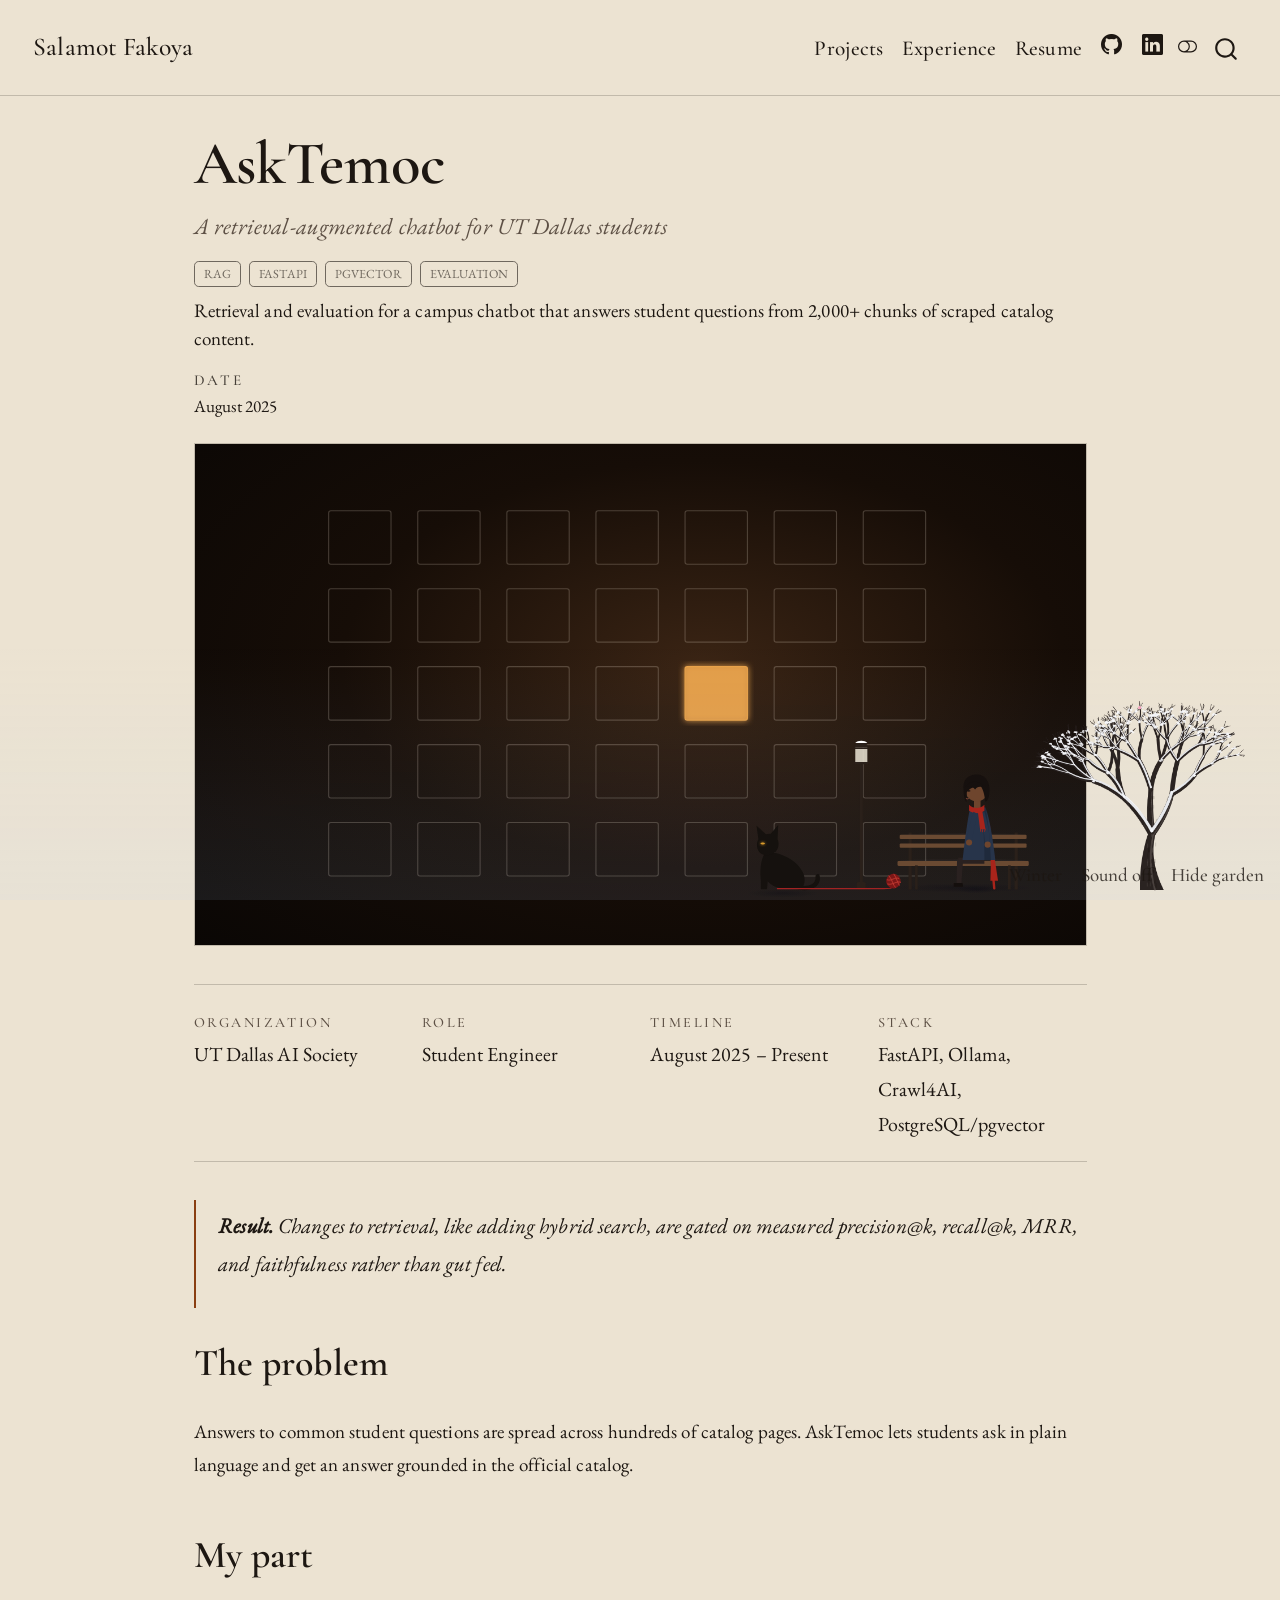
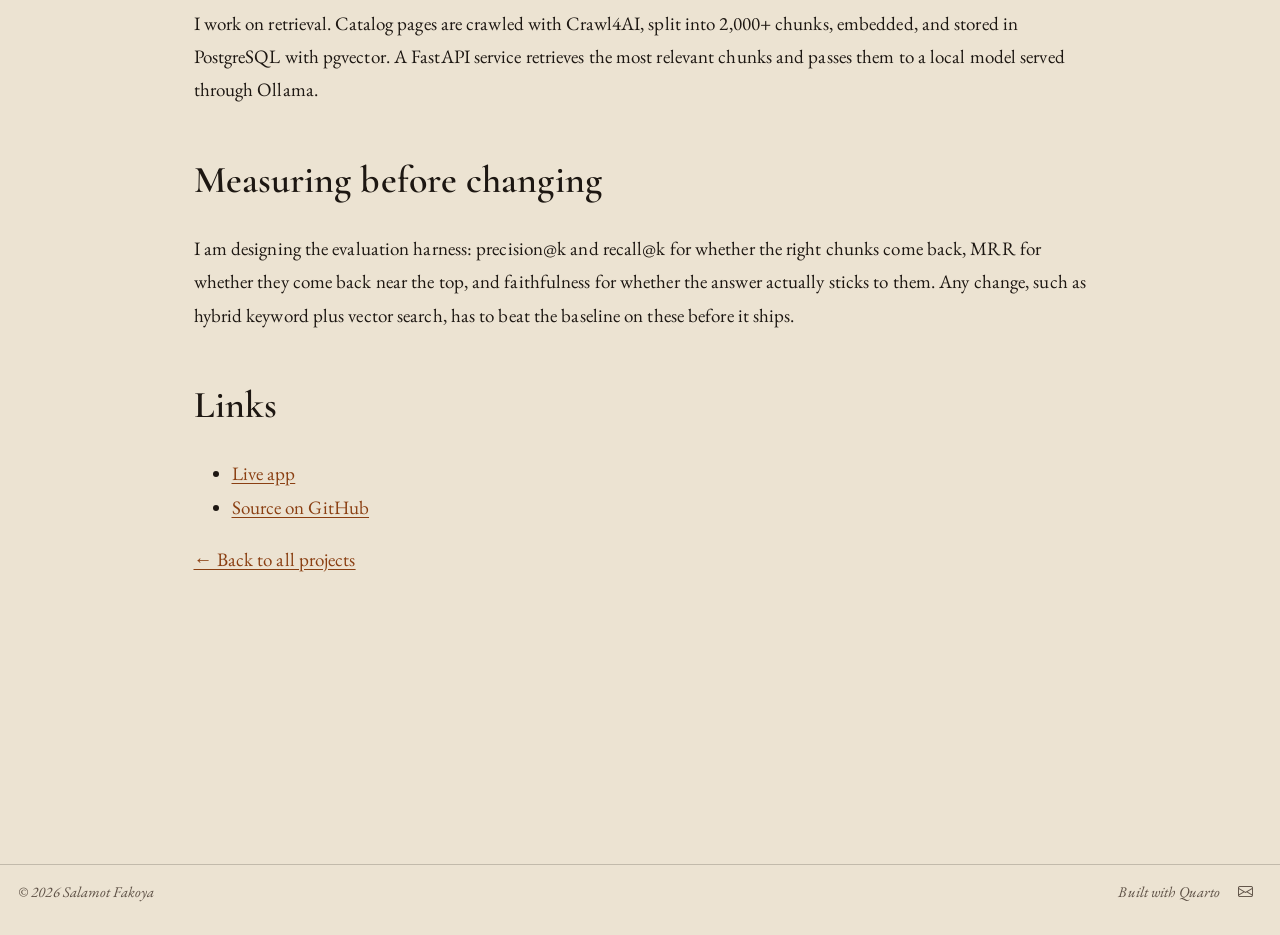
<file: projects/asktemoc/index.html>
<!DOCTYPE html>
<html xmlns="http://www.w3.org/1999/xhtml" lang="en" xml:lang="en"><head>

<meta charset="utf-8">
<meta name="generator" content="quarto-1.6.42">

<meta name="viewport" content="width=device-width, initial-scale=1.0, user-scalable=yes">

<meta name="description" content="Retrieval and evaluation for a campus chatbot that answers student questions from 2,000+ chunks of scraped catalog content.">

<title>AskTemoc – Salamot Fakoya</title>
<style>
code{white-space: pre-wrap;}
span.smallcaps{font-variant: small-caps;}
div.columns{display: flex; gap: min(4vw, 1.5em);}
div.column{flex: auto; overflow-x: auto;}
div.hanging-indent{margin-left: 1.5em; text-indent: -1.5em;}
ul.task-list{list-style: none;}
ul.task-list li input[type="checkbox"] {
  width: 0.8em;
  margin: 0 0.8em 0.2em -1em; /* quarto-specific, see https://github.com/quarto-dev/quarto-cli/issues/4556 */ 
  vertical-align: middle;
}
</style>


<script src="../../site_libs/quarto-nav/quarto-nav.js"></script>
<script src="../../site_libs/quarto-nav/headroom.min.js"></script>
<script src="../../site_libs/clipboard/clipboard.min.js"></script>
<script src="../../site_libs/quarto-search/autocomplete.umd.js"></script>
<script src="../../site_libs/quarto-search/fuse.min.js"></script>
<script src="../../site_libs/quarto-search/quarto-search.js"></script>
<meta name="quarto:offset" content="../../">
<link href="../../images/favicon.svg" rel="icon" type="image/svg+xml">
<script src="../../site_libs/quarto-html/quarto.js"></script>
<script src="../../site_libs/quarto-html/popper.min.js"></script>
<script src="../../site_libs/quarto-html/tippy.umd.min.js"></script>
<script src="../../site_libs/quarto-html/anchor.min.js"></script>
<link href="../../site_libs/quarto-html/tippy.css" rel="stylesheet">
<link href="../../site_libs/quarto-html/quarto-syntax-highlighting-2f5df379a58b258e96c21c0638c20c03.css" rel="stylesheet" class="quarto-color-scheme" id="quarto-text-highlighting-styles">
<link href="../../site_libs/quarto-html/quarto-syntax-highlighting-dark-b53751a350365c71b6c909e95f209ed1.css" rel="stylesheet" class="quarto-color-scheme quarto-color-alternate" id="quarto-text-highlighting-styles">
<script src="../../site_libs/bootstrap/bootstrap.min.js"></script>
<link href="../../site_libs/bootstrap/bootstrap-icons.css" rel="stylesheet">
<link href="../../site_libs/bootstrap/bootstrap-9803fb7ba978ef3249e2e3b5ace4e59b.min.css" rel="stylesheet" append-hash="true" class="quarto-color-scheme" id="quarto-bootstrap" data-mode="light">
<link href="../../site_libs/bootstrap/bootstrap-dark-29d7e491d005d88677db025148a2b1bf.min.css" rel="stylesheet" append-hash="true" class="quarto-color-scheme quarto-color-alternate" id="quarto-bootstrap" data-mode="dark">
<script id="quarto-search-options" type="application/json">{
  "location": "navbar",
  "copy-button": false,
  "collapse-after": 3,
  "panel-placement": "end",
  "type": "overlay",
  "limit": 50,
  "keyboard-shortcut": [
    "f",
    "/",
    "s"
  ],
  "show-item-context": false,
  "language": {
    "search-no-results-text": "No results",
    "search-matching-documents-text": "matching documents",
    "search-copy-link-title": "Copy link to search",
    "search-hide-matches-text": "Hide additional matches",
    "search-more-match-text": "more match in this document",
    "search-more-matches-text": "more matches in this document",
    "search-clear-button-title": "Clear",
    "search-text-placeholder": "",
    "search-detached-cancel-button-title": "Cancel",
    "search-submit-button-title": "Submit",
    "search-label": "Search"
  }
}</script>
<style>html{ scroll-behavior: smooth; }</style>
<link rel="alternate icon" type="image/png" href="../../images/favicon.png">
<link rel="apple-touch-icon" href="../../images/favicon-180.png">


<link rel="stylesheet" href="../../fonts.css">
<meta property="og:title" content="AskTemoc – Salamot Fakoya">
<meta property="og:description" content="Retrieval and evaluation for a campus chatbot that answers student questions from 2,000+ chunks of scraped catalog content.">
<meta property="og:image" content="cover.svg">
<meta property="og:site_name" content="Salamot Fakoya">
</head>

<body class="nav-fixed fullcontent">

<div id="quarto-search-results"></div>
  <header id="quarto-header" class="headroom fixed-top">
    <nav class="navbar navbar-expand-md " data-bs-theme="dark">
      <div class="navbar-container container-fluid">
      <div class="navbar-brand-container mx-auto">
    <a class="navbar-brand" href="../../index.html">
    <span class="navbar-title">Salamot Fakoya</span>
    </a>
  </div>
            <div id="quarto-search" class="" title="Search"></div>
          <button class="navbar-toggler" type="button" data-bs-toggle="collapse" data-bs-target="#navbarCollapse" aria-controls="navbarCollapse" role="menu" aria-expanded="false" aria-label="Toggle navigation" onclick="if (window.quartoToggleHeadroom) { window.quartoToggleHeadroom(); }">
  <span class="navbar-toggler-icon"></span>
</button>
          <div class="collapse navbar-collapse" id="navbarCollapse">
            <ul class="navbar-nav navbar-nav-scroll ms-auto">
  <li class="nav-item">
    <a class="nav-link" href="../../projects/index.html"> 
<span class="menu-text">Projects</span></a>
  </li>  
  <li class="nav-item">
    <a class="nav-link" href="../../experience.html"> 
<span class="menu-text">Experience</span></a>
  </li>  
  <li class="nav-item">
    <a class="nav-link" href="../../Salamot_Fakoya_Resume.pdf" target="_blank"> 
<span class="menu-text">Resume</span></a>
  </li>  
  <li class="nav-item compact">
    <a class="nav-link" href="https://github.com/Sal-Fakoya"> <i class="bi bi-github" role="img" aria-label="GitHub">
</i> 
<span class="menu-text"></span></a>
  </li>  
  <li class="nav-item compact">
    <a class="nav-link" href="https://www.linkedin.com/in/salamotfakoya"> <i class="bi bi-linkedin" role="img" aria-label="LinkedIn">
</i> 
<span class="menu-text"></span></a>
  </li>  
</ul>
          </div> <!-- /navcollapse -->
            <div class="quarto-navbar-tools">
  <a href="" class="quarto-color-scheme-toggle quarto-navigation-tool  px-1" onclick="window.quartoToggleColorScheme(); return false;" title="Toggle dark mode"><i class="bi"></i></a>
</div>
      </div> <!-- /container-fluid -->
    </nav>
</header>
<!-- content -->
<div id="quarto-content" class="quarto-container page-columns page-rows-contents page-layout-article page-navbar">
<!-- sidebar -->
<!-- margin-sidebar -->
    
<!-- main -->
<main class="content" id="quarto-document-content">

<header id="title-block-header" class="quarto-title-block default">
<div class="quarto-title">
<h1 class="title">AskTemoc</h1>
<p class="subtitle lead">A retrieval-augmented chatbot for UT Dallas students</p>
  <div class="quarto-categories">
    <div class="quarto-category">RAG</div>
    <div class="quarto-category">FastAPI</div>
    <div class="quarto-category">pgvector</div>
    <div class="quarto-category">Evaluation</div>
  </div>
  </div>

<div>
  <div class="description">
    Retrieval and evaluation for a campus chatbot that answers student questions from 2,000+ chunks of scraped catalog content.
  </div>
</div>


<div class="quarto-title-meta">

    
    <div>
    <div class="quarto-title-meta-heading">Date</div>
    <div class="quarto-title-meta-contents">
      <p class="date">August 2025</p>
    </div>
  </div>
  
    
  </div>
  


</header>


<div class="project-cover">
<p><img src="cover.svg" class="img-fluid" alt="AskTemoc cover illustration"></p>
</div>
<div class="project-meta">
<div>
<p><span class="k">Organization</span></p>
<p><span class="v">UT Dallas AI Society</span></p>
</div>
<div>
<p><span class="k">Role</span></p>
<p><span class="v">Student Engineer</span></p>
</div>
<div>
<p><span class="k">Timeline</span></p>
<p><span class="v">August 2025 – Present</span></p>
</div>
<div>
<p><span class="k">Stack</span></p>
<p><span class="v">FastAPI, Ollama, Crawl4AI, PostgreSQL/pgvector</span></p>
</div>
</div>
<div class="callout-result">
<p><strong>Result.</strong> Changes to retrieval, like adding hybrid search, are gated on measured precision@k, recall@k, MRR, and faithfulness rather than gut feel.</p>
</div>
<section id="the-problem" class="level2">
<h2 class="anchored" data-anchor-id="the-problem">The problem</h2>
<p>Answers to common student questions are spread across hundreds of catalog pages. AskTemoc lets students ask in plain language and get an answer grounded in the official catalog.</p>
</section>
<section id="my-part" class="level2">
<h2 class="anchored" data-anchor-id="my-part">My part</h2>
<p>I work on retrieval. Catalog pages are crawled with Crawl4AI, split into 2,000+ chunks, embedded, and stored in PostgreSQL with pgvector. A FastAPI service retrieves the most relevant chunks and passes them to a local model served through Ollama.</p>
</section>
<section id="measuring-before-changing" class="level2">
<h2 class="anchored" data-anchor-id="measuring-before-changing">Measuring before changing</h2>
<p>I am designing the evaluation harness: precision@k and recall@k for whether the right chunks come back, MRR for whether they come back near the top, and faithfulness for whether the answer actually sticks to them. Any change, such as hybrid keyword plus vector search, has to beat the baseline on these before it ships.</p>
</section>
<section id="links" class="level2">
<h2 class="anchored" data-anchor-id="links">Links</h2>
<ul>
<li><a href="https://asktemoc.vercel.app">Live app</a></li>
<li><a href="https://github.com/davis118/asktemoc">Source on GitHub</a></li>
</ul>
<p><a href="../../projects/index.html">← Back to all projects</a></p>


</section>

<a onclick="window.scrollTo(0, 0); return false;" role="button" id="quarto-back-to-top"><i class="bi bi-arrow-up"></i> Back to top</a></main> <!-- /main -->
<script>
(function () {
  var sel = '.tl-item, .chips, .project-meta, .callout-result, .quarto-grid-item, main h2';
  var els = document.querySelectorAll(sel);
  if (!('IntersectionObserver' in window)) return;
  var io = new IntersectionObserver(function (entries) {
    entries.forEach(function (e) {
      if (e.isIntersecting) e.target.classList.add('sf-in'); else if (e.boundingClientRect.top > 0) e.target.classList.remove('sf-in');
    });
  }, { threshold: 0.12, rootMargin: '0px 0px -40px 0px' });
  els.forEach(function (el, i) {
    if (el.closest('.hero, .scene')) return;
    el.classList.add('sf-reveal');
    var sib = el.parentElement ? Array.prototype.indexOf.call(el.parentElement.children, el) : 0;
    el.style.transitionDelay = Math.min(sib, 4) * 80 + 'ms';
    io.observe(el);
  });
  var onScroll = function () { document.body.classList.toggle('sf-scrolled', window.scrollY > 10); };
  window.addEventListener('scroll', onScroll, { passive: true }); onScroll();
})();
</script>
<script>
(function () {
  if (document.querySelector('.scene')) return;
  var s = document.querySelector('script[src*="site_libs/"]');
  var pre = s ? s.getAttribute('src').split('site_libs/')[0] : '';
  var l = document.createElement('link'); l.rel = 'stylesheet'; l.href = pre + 'scene/garden.css'; document.head.appendChild(l);
  var j = document.createElement('script'); j.src = pre + 'scene/garden.js';
  j.onload = function () { window.Garden.init({ controls: true, small: true }); };
  document.body.appendChild(j);
})();
</script>
<script id="quarto-html-after-body" type="application/javascript">
window.document.addEventListener("DOMContentLoaded", function (event) {
  const toggleBodyColorMode = (bsSheetEl) => {
    const mode = bsSheetEl.getAttribute("data-mode");
    const bodyEl = window.document.querySelector("body");
    if (mode === "dark") {
      bodyEl.classList.add("quarto-dark");
      bodyEl.classList.remove("quarto-light");
    } else {
      bodyEl.classList.add("quarto-light");
      bodyEl.classList.remove("quarto-dark");
    }
  }
  const toggleBodyColorPrimary = () => {
    const bsSheetEl = window.document.querySelector("link#quarto-bootstrap");
    if (bsSheetEl) {
      toggleBodyColorMode(bsSheetEl);
    }
  }
  toggleBodyColorPrimary();  
  const disableStylesheet = (stylesheets) => {
    for (let i=0; i < stylesheets.length; i++) {
      const stylesheet = stylesheets[i];
      stylesheet.rel = 'prefetch';
    }
  }
  const enableStylesheet = (stylesheets) => {
    for (let i=0; i < stylesheets.length; i++) {
      const stylesheet = stylesheets[i];
      stylesheet.rel = 'stylesheet';
    }
  }
  const manageTransitions = (selector, allowTransitions) => {
    const els = window.document.querySelectorAll(selector);
    for (let i=0; i < els.length; i++) {
      const el = els[i];
      if (allowTransitions) {
        el.classList.remove('notransition');
      } else {
        el.classList.add('notransition');
      }
    }
  }
  const toggleGiscusIfUsed = (isAlternate, darkModeDefault) => {
    const baseTheme = document.querySelector('#giscus-base-theme')?.value ?? 'light';
    const alternateTheme = document.querySelector('#giscus-alt-theme')?.value ?? 'dark';
    let newTheme = '';
    if(darkModeDefault) {
      newTheme = isAlternate ? baseTheme : alternateTheme;
    } else {
      newTheme = isAlternate ? alternateTheme : baseTheme;
    }
    const changeGiscusTheme = () => {
      // From: https://github.com/giscus/giscus/issues/336
      const sendMessage = (message) => {
        const iframe = document.querySelector('iframe.giscus-frame');
        if (!iframe) return;
        iframe.contentWindow.postMessage({ giscus: message }, 'https://giscus.app');
      }
      sendMessage({
        setConfig: {
          theme: newTheme
        }
      });
    }
    const isGiscussLoaded = window.document.querySelector('iframe.giscus-frame') !== null;
    if (isGiscussLoaded) {
      changeGiscusTheme();
    }
  }
  const toggleColorMode = (alternate) => {
    // Switch the stylesheets
    const alternateStylesheets = window.document.querySelectorAll('link.quarto-color-scheme.quarto-color-alternate');
    manageTransitions('#quarto-margin-sidebar .nav-link', false);
    if (alternate) {
      enableStylesheet(alternateStylesheets);
      for (const sheetNode of alternateStylesheets) {
        if (sheetNode.id === "quarto-bootstrap") {
          toggleBodyColorMode(sheetNode);
        }
      }
    } else {
      disableStylesheet(alternateStylesheets);
      toggleBodyColorPrimary();
    }
    manageTransitions('#quarto-margin-sidebar .nav-link', true);
    // Switch the toggles
    const toggles = window.document.querySelectorAll('.quarto-color-scheme-toggle');
    for (let i=0; i < toggles.length; i++) {
      const toggle = toggles[i];
      if (toggle) {
        if (alternate) {
          toggle.classList.add("alternate");     
        } else {
          toggle.classList.remove("alternate");
        }
      }
    }
    // Hack to workaround the fact that safari doesn't
    // properly recolor the scrollbar when toggling (#1455)
    if (navigator.userAgent.indexOf('Safari') > 0 && navigator.userAgent.indexOf('Chrome') == -1) {
      manageTransitions("body", false);
      window.scrollTo(0, 1);
      setTimeout(() => {
        window.scrollTo(0, 0);
        manageTransitions("body", true);
      }, 40);  
    }
  }
  const isFileUrl = () => { 
    return window.location.protocol === 'file:';
  }
  const hasAlternateSentinel = () => {  
    let styleSentinel = getColorSchemeSentinel();
    if (styleSentinel !== null) {
      return styleSentinel === "alternate";
    } else {
      return false;
    }
  }
  const setStyleSentinel = (alternate) => {
    const value = alternate ? "alternate" : "default";
    if (!isFileUrl()) {
      window.localStorage.setItem("quarto-color-scheme", value);
    } else {
      localAlternateSentinel = value;
    }
  }
  const getColorSchemeSentinel = () => {
    if (!isFileUrl()) {
      const storageValue = window.localStorage.getItem("quarto-color-scheme");
      return storageValue != null ? storageValue : localAlternateSentinel;
    } else {
      return localAlternateSentinel;
    }
  }
  const darkModeDefault = true;
  let localAlternateSentinel = darkModeDefault ? 'alternate' : 'default';
  // Dark / light mode switch
  window.quartoToggleColorScheme = () => {
    // Read the current dark / light value 
    let toAlternate = !hasAlternateSentinel();
    toggleColorMode(toAlternate);
    setStyleSentinel(toAlternate);
    toggleGiscusIfUsed(toAlternate, darkModeDefault);
  };
  // Ensure there is a toggle, if there isn't float one in the top right
  if (window.document.querySelector('.quarto-color-scheme-toggle') === null) {
    const a = window.document.createElement('a');
    a.classList.add('top-right');
    a.classList.add('quarto-color-scheme-toggle');
    a.href = "";
    a.onclick = function() { try { window.quartoToggleColorScheme(); } catch {} return false; };
    const i = window.document.createElement("i");
    i.classList.add('bi');
    a.appendChild(i);
    window.document.body.appendChild(a);
  }
  // Switch to dark mode if need be
  if (hasAlternateSentinel()) {
    toggleColorMode(true);
  } else {
    toggleColorMode(false);
  }
  const icon = "";
  const anchorJS = new window.AnchorJS();
  anchorJS.options = {
    placement: 'right',
    icon: icon
  };
  anchorJS.add('.anchored');
  const isCodeAnnotation = (el) => {
    for (const clz of el.classList) {
      if (clz.startsWith('code-annotation-')) {                     
        return true;
      }
    }
    return false;
  }
  const onCopySuccess = function(e) {
    // button target
    const button = e.trigger;
    // don't keep focus
    button.blur();
    // flash "checked"
    button.classList.add('code-copy-button-checked');
    var currentTitle = button.getAttribute("title");
    button.setAttribute("title", "Copied!");
    let tooltip;
    if (window.bootstrap) {
      button.setAttribute("data-bs-toggle", "tooltip");
      button.setAttribute("data-bs-placement", "left");
      button.setAttribute("data-bs-title", "Copied!");
      tooltip = new bootstrap.Tooltip(button, 
        { trigger: "manual", 
          customClass: "code-copy-button-tooltip",
          offset: [0, -8]});
      tooltip.show();    
    }
    setTimeout(function() {
      if (tooltip) {
        tooltip.hide();
        button.removeAttribute("data-bs-title");
        button.removeAttribute("data-bs-toggle");
        button.removeAttribute("data-bs-placement");
      }
      button.setAttribute("title", currentTitle);
      button.classList.remove('code-copy-button-checked');
    }, 1000);
    // clear code selection
    e.clearSelection();
  }
  const getTextToCopy = function(trigger) {
      const codeEl = trigger.previousElementSibling.cloneNode(true);
      for (const childEl of codeEl.children) {
        if (isCodeAnnotation(childEl)) {
          childEl.remove();
        }
      }
      return codeEl.innerText;
  }
  const clipboard = new window.ClipboardJS('.code-copy-button:not([data-in-quarto-modal])', {
    text: getTextToCopy
  });
  clipboard.on('success', onCopySuccess);
  if (window.document.getElementById('quarto-embedded-source-code-modal')) {
    const clipboardModal = new window.ClipboardJS('.code-copy-button[data-in-quarto-modal]', {
      text: getTextToCopy,
      container: window.document.getElementById('quarto-embedded-source-code-modal')
    });
    clipboardModal.on('success', onCopySuccess);
  }
    var localhostRegex = new RegExp(/^(?:http|https):\/\/localhost\:?[0-9]*\//);
    var mailtoRegex = new RegExp(/^mailto:/);
      var filterRegex = new RegExp('/' + window.location.host + '/');
    var isInternal = (href) => {
        return filterRegex.test(href) || localhostRegex.test(href) || mailtoRegex.test(href);
    }
    // Inspect non-navigation links and adorn them if external
 	var links = window.document.querySelectorAll('a[href]:not(.nav-link):not(.navbar-brand):not(.toc-action):not(.sidebar-link):not(.sidebar-item-toggle):not(.pagination-link):not(.no-external):not([aria-hidden]):not(.dropdown-item):not(.quarto-navigation-tool):not(.about-link)');
    for (var i=0; i<links.length; i++) {
      const link = links[i];
      if (!isInternal(link.href)) {
        // undo the damage that might have been done by quarto-nav.js in the case of
        // links that we want to consider external
        if (link.dataset.originalHref !== undefined) {
          link.href = link.dataset.originalHref;
        }
          // target, if specified
          link.setAttribute("target", "_blank");
          if (link.getAttribute("rel") === null) {
            link.setAttribute("rel", "noopener");
          }
      }
    }
  function tippyHover(el, contentFn, onTriggerFn, onUntriggerFn) {
    const config = {
      allowHTML: true,
      maxWidth: 500,
      delay: 100,
      arrow: false,
      appendTo: function(el) {
          return el.parentElement;
      },
      interactive: true,
      interactiveBorder: 10,
      theme: 'quarto',
      placement: 'bottom-start',
    };
    if (contentFn) {
      config.content = contentFn;
    }
    if (onTriggerFn) {
      config.onTrigger = onTriggerFn;
    }
    if (onUntriggerFn) {
      config.onUntrigger = onUntriggerFn;
    }
    window.tippy(el, config); 
  }
  const noterefs = window.document.querySelectorAll('a[role="doc-noteref"]');
  for (var i=0; i<noterefs.length; i++) {
    const ref = noterefs[i];
    tippyHover(ref, function() {
      // use id or data attribute instead here
      let href = ref.getAttribute('data-footnote-href') || ref.getAttribute('href');
      try { href = new URL(href).hash; } catch {}
      const id = href.replace(/^#\/?/, "");
      const note = window.document.getElementById(id);
      if (note) {
        return note.innerHTML;
      } else {
        return "";
      }
    });
  }
  const xrefs = window.document.querySelectorAll('a.quarto-xref');
  const processXRef = (id, note) => {
    // Strip column container classes
    const stripColumnClz = (el) => {
      el.classList.remove("page-full", "page-columns");
      if (el.children) {
        for (const child of el.children) {
          stripColumnClz(child);
        }
      }
    }
    stripColumnClz(note)
    if (id === null || id.startsWith('sec-')) {
      // Special case sections, only their first couple elements
      const container = document.createElement("div");
      if (note.children && note.children.length > 2) {
        container.appendChild(note.children[0].cloneNode(true));
        for (let i = 1; i < note.children.length; i++) {
          const child = note.children[i];
          if (child.tagName === "P" && child.innerText === "") {
            continue;
          } else {
            container.appendChild(child.cloneNode(true));
            break;
          }
        }
        if (window.Quarto?.typesetMath) {
          window.Quarto.typesetMath(container);
        }
        return container.innerHTML
      } else {
        if (window.Quarto?.typesetMath) {
          window.Quarto.typesetMath(note);
        }
        return note.innerHTML;
      }
    } else {
      // Remove any anchor links if they are present
      const anchorLink = note.querySelector('a.anchorjs-link');
      if (anchorLink) {
        anchorLink.remove();
      }
      if (window.Quarto?.typesetMath) {
        window.Quarto.typesetMath(note);
      }
      if (note.classList.contains("callout")) {
        return note.outerHTML;
      } else {
        return note.innerHTML;
      }
    }
  }
  for (var i=0; i<xrefs.length; i++) {
    const xref = xrefs[i];
    tippyHover(xref, undefined, function(instance) {
      instance.disable();
      let url = xref.getAttribute('href');
      let hash = undefined; 
      if (url.startsWith('#')) {
        hash = url;
      } else {
        try { hash = new URL(url).hash; } catch {}
      }
      if (hash) {
        const id = hash.replace(/^#\/?/, "");
        const note = window.document.getElementById(id);
        if (note !== null) {
          try {
            const html = processXRef(id, note.cloneNode(true));
            instance.setContent(html);
          } finally {
            instance.enable();
            instance.show();
          }
        } else {
          // See if we can fetch this
          fetch(url.split('#')[0])
          .then(res => res.text())
          .then(html => {
            const parser = new DOMParser();
            const htmlDoc = parser.parseFromString(html, "text/html");
            const note = htmlDoc.getElementById(id);
            if (note !== null) {
              const html = processXRef(id, note);
              instance.setContent(html);
            } 
          }).finally(() => {
            instance.enable();
            instance.show();
          });
        }
      } else {
        // See if we can fetch a full url (with no hash to target)
        // This is a special case and we should probably do some content thinning / targeting
        fetch(url)
        .then(res => res.text())
        .then(html => {
          const parser = new DOMParser();
          const htmlDoc = parser.parseFromString(html, "text/html");
          const note = htmlDoc.querySelector('main.content');
          if (note !== null) {
            // This should only happen for chapter cross references
            // (since there is no id in the URL)
            // remove the first header
            if (note.children.length > 0 && note.children[0].tagName === "HEADER") {
              note.children[0].remove();
            }
            const html = processXRef(null, note);
            instance.setContent(html);
          } 
        }).finally(() => {
          instance.enable();
          instance.show();
        });
      }
    }, function(instance) {
    });
  }
      let selectedAnnoteEl;
      const selectorForAnnotation = ( cell, annotation) => {
        let cellAttr = 'data-code-cell="' + cell + '"';
        let lineAttr = 'data-code-annotation="' +  annotation + '"';
        const selector = 'span[' + cellAttr + '][' + lineAttr + ']';
        return selector;
      }
      const selectCodeLines = (annoteEl) => {
        const doc = window.document;
        const targetCell = annoteEl.getAttribute("data-target-cell");
        const targetAnnotation = annoteEl.getAttribute("data-target-annotation");
        const annoteSpan = window.document.querySelector(selectorForAnnotation(targetCell, targetAnnotation));
        const lines = annoteSpan.getAttribute("data-code-lines").split(",");
        const lineIds = lines.map((line) => {
          return targetCell + "-" + line;
        })
        let top = null;
        let height = null;
        let parent = null;
        if (lineIds.length > 0) {
            //compute the position of the single el (top and bottom and make a div)
            const el = window.document.getElementById(lineIds[0]);
            top = el.offsetTop;
            height = el.offsetHeight;
            parent = el.parentElement.parentElement;
          if (lineIds.length > 1) {
            const lastEl = window.document.getElementById(lineIds[lineIds.length - 1]);
            const bottom = lastEl.offsetTop + lastEl.offsetHeight;
            height = bottom - top;
          }
          if (top !== null && height !== null && parent !== null) {
            // cook up a div (if necessary) and position it 
            let div = window.document.getElementById("code-annotation-line-highlight");
            if (div === null) {
              div = window.document.createElement("div");
              div.setAttribute("id", "code-annotation-line-highlight");
              div.style.position = 'absolute';
              parent.appendChild(div);
            }
            div.style.top = top - 2 + "px";
            div.style.height = height + 4 + "px";
            div.style.left = 0;
            let gutterDiv = window.document.getElementById("code-annotation-line-highlight-gutter");
            if (gutterDiv === null) {
              gutterDiv = window.document.createElement("div");
              gutterDiv.setAttribute("id", "code-annotation-line-highlight-gutter");
              gutterDiv.style.position = 'absolute';
              const codeCell = window.document.getElementById(targetCell);
              const gutter = codeCell.querySelector('.code-annotation-gutter');
              gutter.appendChild(gutterDiv);
            }
            gutterDiv.style.top = top - 2 + "px";
            gutterDiv.style.height = height + 4 + "px";
          }
          selectedAnnoteEl = annoteEl;
        }
      };
      const unselectCodeLines = () => {
        const elementsIds = ["code-annotation-line-highlight", "code-annotation-line-highlight-gutter"];
        elementsIds.forEach((elId) => {
          const div = window.document.getElementById(elId);
          if (div) {
            div.remove();
          }
        });
        selectedAnnoteEl = undefined;
      };
        // Handle positioning of the toggle
    window.addEventListener(
      "resize",
      throttle(() => {
        elRect = undefined;
        if (selectedAnnoteEl) {
          selectCodeLines(selectedAnnoteEl);
        }
      }, 10)
    );
    function throttle(fn, ms) {
    let throttle = false;
    let timer;
      return (...args) => {
        if(!throttle) { // first call gets through
            fn.apply(this, args);
            throttle = true;
        } else { // all the others get throttled
            if(timer) clearTimeout(timer); // cancel #2
            timer = setTimeout(() => {
              fn.apply(this, args);
              timer = throttle = false;
            }, ms);
        }
      };
    }
      // Attach click handler to the DT
      const annoteDls = window.document.querySelectorAll('dt[data-target-cell]');
      for (const annoteDlNode of annoteDls) {
        annoteDlNode.addEventListener('click', (event) => {
          const clickedEl = event.target;
          if (clickedEl !== selectedAnnoteEl) {
            unselectCodeLines();
            const activeEl = window.document.querySelector('dt[data-target-cell].code-annotation-active');
            if (activeEl) {
              activeEl.classList.remove('code-annotation-active');
            }
            selectCodeLines(clickedEl);
            clickedEl.classList.add('code-annotation-active');
          } else {
            // Unselect the line
            unselectCodeLines();
            clickedEl.classList.remove('code-annotation-active');
          }
        });
      }
  const findCites = (el) => {
    const parentEl = el.parentElement;
    if (parentEl) {
      const cites = parentEl.dataset.cites;
      if (cites) {
        return {
          el,
          cites: cites.split(' ')
        };
      } else {
        return findCites(el.parentElement)
      }
    } else {
      return undefined;
    }
  };
  var bibliorefs = window.document.querySelectorAll('a[role="doc-biblioref"]');
  for (var i=0; i<bibliorefs.length; i++) {
    const ref = bibliorefs[i];
    const citeInfo = findCites(ref);
    if (citeInfo) {
      tippyHover(citeInfo.el, function() {
        var popup = window.document.createElement('div');
        citeInfo.cites.forEach(function(cite) {
          var citeDiv = window.document.createElement('div');
          citeDiv.classList.add('hanging-indent');
          citeDiv.classList.add('csl-entry');
          var biblioDiv = window.document.getElementById('ref-' + cite);
          if (biblioDiv) {
            citeDiv.innerHTML = biblioDiv.innerHTML;
          }
          popup.appendChild(citeDiv);
        });
        return popup.innerHTML;
      });
    }
  }
});
</script>
</div> <!-- /content -->
<footer class="footer">
  <div class="nav-footer">
    <div class="nav-footer-left">
<p>© 2026 Salamot Fakoya</p>
</div>   
    <div class="nav-footer-center">
      &nbsp;
    </div>
    <div class="nav-footer-right">
      <ul class="footer-items list-unstyled">
    <li class="nav-item">
    <a class="nav-link" href="https://quarto.org">
<p>Built with Quarto</p>
</a>
  </li>  
    <li class="nav-item compact">
    <a class="nav-link" href="mailto:salamot.fakoya08@gmail.com">
      <i class="bi bi-envelope" role="img" aria-label="Email">
</i> 
    </a>
  </li>  
</ul>
    </div>
  </div>
</footer>




<script src="../../site_libs/quarto-html/zenscroll-min.js"></script>
</body></html>
</file>
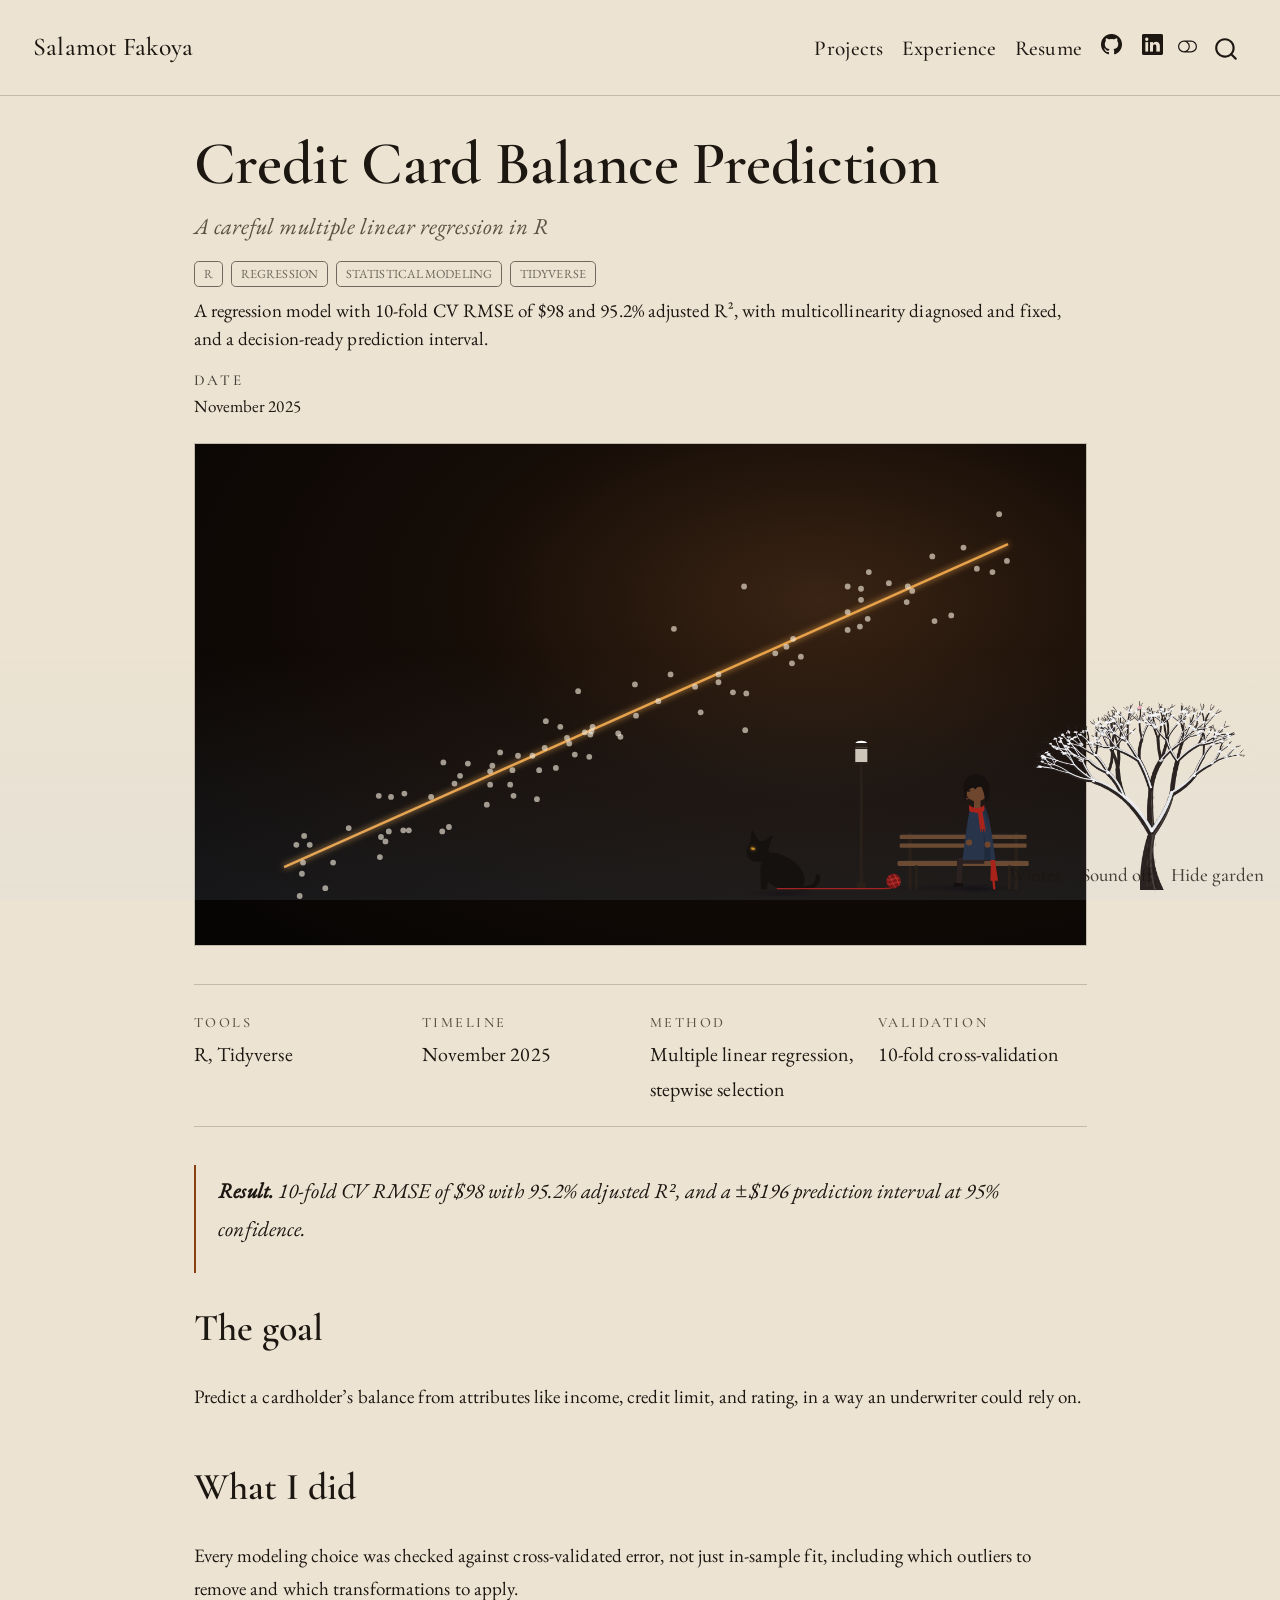
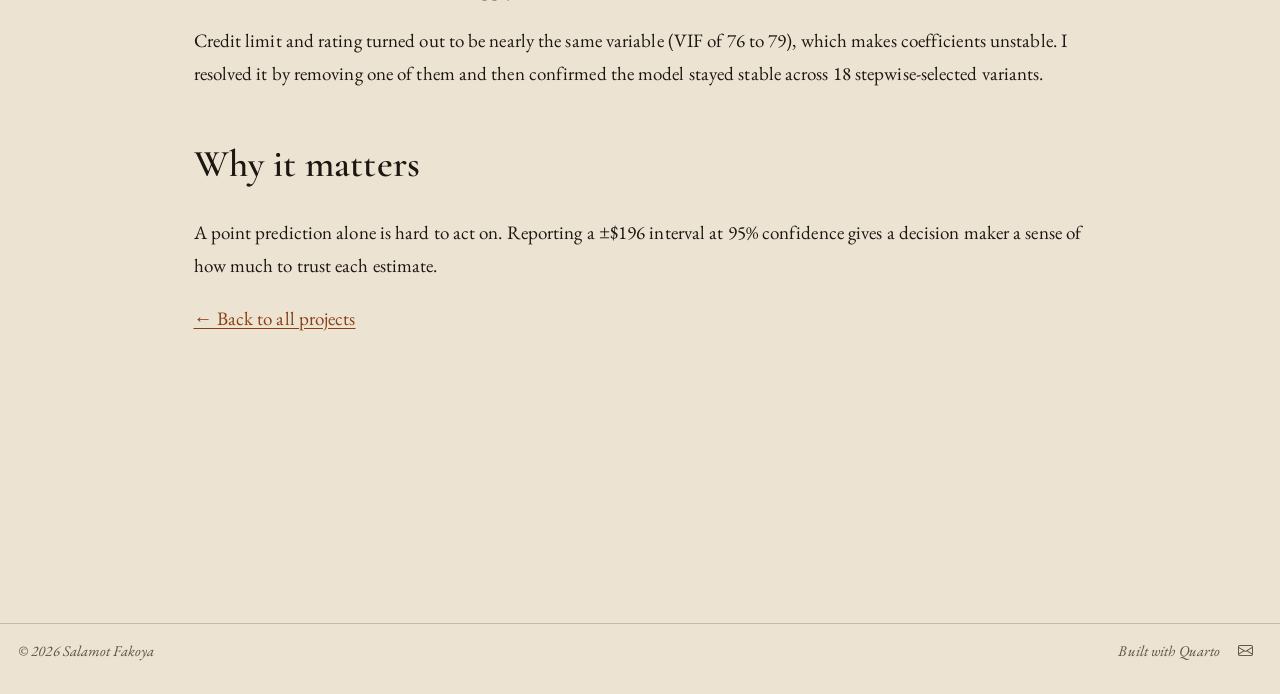
<file: projects/credit-balance-prediction/index.html>
<!DOCTYPE html>
<html xmlns="http://www.w3.org/1999/xhtml" lang="en" xml:lang="en"><head>

<meta charset="utf-8">
<meta name="generator" content="quarto-1.6.42">

<meta name="viewport" content="width=device-width, initial-scale=1.0, user-scalable=yes">

<meta name="description" content="A regression model with 10-fold CV RMSE of $98 and 95.2% adjusted R², with multicollinearity diagnosed and fixed, and a decision-ready prediction interval.">

<title>Credit Card Balance Prediction – Salamot Fakoya</title>
<style>
code{white-space: pre-wrap;}
span.smallcaps{font-variant: small-caps;}
div.columns{display: flex; gap: min(4vw, 1.5em);}
div.column{flex: auto; overflow-x: auto;}
div.hanging-indent{margin-left: 1.5em; text-indent: -1.5em;}
ul.task-list{list-style: none;}
ul.task-list li input[type="checkbox"] {
  width: 0.8em;
  margin: 0 0.8em 0.2em -1em; /* quarto-specific, see https://github.com/quarto-dev/quarto-cli/issues/4556 */ 
  vertical-align: middle;
}
</style>


<script src="../../site_libs/quarto-nav/quarto-nav.js"></script>
<script src="../../site_libs/quarto-nav/headroom.min.js"></script>
<script src="../../site_libs/clipboard/clipboard.min.js"></script>
<script src="../../site_libs/quarto-search/autocomplete.umd.js"></script>
<script src="../../site_libs/quarto-search/fuse.min.js"></script>
<script src="../../site_libs/quarto-search/quarto-search.js"></script>
<meta name="quarto:offset" content="../../">
<link href="../../images/favicon.svg" rel="icon" type="image/svg+xml">
<script src="../../site_libs/quarto-html/quarto.js"></script>
<script src="../../site_libs/quarto-html/popper.min.js"></script>
<script src="../../site_libs/quarto-html/tippy.umd.min.js"></script>
<script src="../../site_libs/quarto-html/anchor.min.js"></script>
<link href="../../site_libs/quarto-html/tippy.css" rel="stylesheet">
<link href="../../site_libs/quarto-html/quarto-syntax-highlighting-2f5df379a58b258e96c21c0638c20c03.css" rel="stylesheet" class="quarto-color-scheme" id="quarto-text-highlighting-styles">
<link href="../../site_libs/quarto-html/quarto-syntax-highlighting-dark-b53751a350365c71b6c909e95f209ed1.css" rel="stylesheet" class="quarto-color-scheme quarto-color-alternate" id="quarto-text-highlighting-styles">
<script src="../../site_libs/bootstrap/bootstrap.min.js"></script>
<link href="../../site_libs/bootstrap/bootstrap-icons.css" rel="stylesheet">
<link href="../../site_libs/bootstrap/bootstrap-9803fb7ba978ef3249e2e3b5ace4e59b.min.css" rel="stylesheet" append-hash="true" class="quarto-color-scheme" id="quarto-bootstrap" data-mode="light">
<link href="../../site_libs/bootstrap/bootstrap-dark-29d7e491d005d88677db025148a2b1bf.min.css" rel="stylesheet" append-hash="true" class="quarto-color-scheme quarto-color-alternate" id="quarto-bootstrap" data-mode="dark">
<script id="quarto-search-options" type="application/json">{
  "location": "navbar",
  "copy-button": false,
  "collapse-after": 3,
  "panel-placement": "end",
  "type": "overlay",
  "limit": 50,
  "keyboard-shortcut": [
    "f",
    "/",
    "s"
  ],
  "show-item-context": false,
  "language": {
    "search-no-results-text": "No results",
    "search-matching-documents-text": "matching documents",
    "search-copy-link-title": "Copy link to search",
    "search-hide-matches-text": "Hide additional matches",
    "search-more-match-text": "more match in this document",
    "search-more-matches-text": "more matches in this document",
    "search-clear-button-title": "Clear",
    "search-text-placeholder": "",
    "search-detached-cancel-button-title": "Cancel",
    "search-submit-button-title": "Submit",
    "search-label": "Search"
  }
}</script>
<style>html{ scroll-behavior: smooth; }</style>
<link rel="alternate icon" type="image/png" href="../../images/favicon.png">
<link rel="apple-touch-icon" href="../../images/favicon-180.png">


<link rel="stylesheet" href="../../fonts.css">
<meta property="og:title" content="Credit Card Balance Prediction – Salamot Fakoya">
<meta property="og:description" content="A regression model with 10-fold CV RMSE of $98 and 95.2% adjusted R², with multicollinearity diagnosed and fixed, and a decision-ready prediction interval.">
<meta property="og:image" content="cover.svg">
<meta property="og:site_name" content="Salamot Fakoya">
</head>

<body class="nav-fixed fullcontent">

<div id="quarto-search-results"></div>
  <header id="quarto-header" class="headroom fixed-top">
    <nav class="navbar navbar-expand-md " data-bs-theme="dark">
      <div class="navbar-container container-fluid">
      <div class="navbar-brand-container mx-auto">
    <a class="navbar-brand" href="../../index.html">
    <span class="navbar-title">Salamot Fakoya</span>
    </a>
  </div>
            <div id="quarto-search" class="" title="Search"></div>
          <button class="navbar-toggler" type="button" data-bs-toggle="collapse" data-bs-target="#navbarCollapse" aria-controls="navbarCollapse" role="menu" aria-expanded="false" aria-label="Toggle navigation" onclick="if (window.quartoToggleHeadroom) { window.quartoToggleHeadroom(); }">
  <span class="navbar-toggler-icon"></span>
</button>
          <div class="collapse navbar-collapse" id="navbarCollapse">
            <ul class="navbar-nav navbar-nav-scroll ms-auto">
  <li class="nav-item">
    <a class="nav-link" href="../../projects/index.html"> 
<span class="menu-text">Projects</span></a>
  </li>  
  <li class="nav-item">
    <a class="nav-link" href="../../experience.html"> 
<span class="menu-text">Experience</span></a>
  </li>  
  <li class="nav-item">
    <a class="nav-link" href="../../Salamot_Fakoya_Resume.pdf" target="_blank"> 
<span class="menu-text">Resume</span></a>
  </li>  
  <li class="nav-item compact">
    <a class="nav-link" href="https://github.com/Sal-Fakoya"> <i class="bi bi-github" role="img" aria-label="GitHub">
</i> 
<span class="menu-text"></span></a>
  </li>  
  <li class="nav-item compact">
    <a class="nav-link" href="https://www.linkedin.com/in/salamotfakoya"> <i class="bi bi-linkedin" role="img" aria-label="LinkedIn">
</i> 
<span class="menu-text"></span></a>
  </li>  
</ul>
          </div> <!-- /navcollapse -->
            <div class="quarto-navbar-tools">
  <a href="" class="quarto-color-scheme-toggle quarto-navigation-tool  px-1" onclick="window.quartoToggleColorScheme(); return false;" title="Toggle dark mode"><i class="bi"></i></a>
</div>
      </div> <!-- /container-fluid -->
    </nav>
</header>
<!-- content -->
<div id="quarto-content" class="quarto-container page-columns page-rows-contents page-layout-article page-navbar">
<!-- sidebar -->
<!-- margin-sidebar -->
    
<!-- main -->
<main class="content" id="quarto-document-content">

<header id="title-block-header" class="quarto-title-block default">
<div class="quarto-title">
<h1 class="title">Credit Card Balance Prediction</h1>
<p class="subtitle lead">A careful multiple linear regression in R</p>
  <div class="quarto-categories">
    <div class="quarto-category">R</div>
    <div class="quarto-category">Regression</div>
    <div class="quarto-category">Statistical Modeling</div>
    <div class="quarto-category">Tidyverse</div>
  </div>
  </div>

<div>
  <div class="description">
    A regression model with 10-fold CV RMSE of $98 and 95.2% adjusted R², with multicollinearity diagnosed and fixed, and a decision-ready prediction interval.
  </div>
</div>


<div class="quarto-title-meta">

    
    <div>
    <div class="quarto-title-meta-heading">Date</div>
    <div class="quarto-title-meta-contents">
      <p class="date">November 2025</p>
    </div>
  </div>
  
    
  </div>
  


</header>


<div class="project-cover">
<p><img src="cover.svg" class="img-fluid" alt="Credit Card Balance Prediction cover illustration"></p>
</div>
<div class="project-meta">
<div>
<p><span class="k">Tools</span></p>
<p><span class="v">R, Tidyverse</span></p>
</div>
<div>
<p><span class="k">Timeline</span></p>
<p><span class="v">November 2025</span></p>
</div>
<div>
<p><span class="k">Method</span></p>
<p><span class="v">Multiple linear regression, stepwise selection</span></p>
</div>
<div>
<p><span class="k">Validation</span></p>
<p><span class="v">10-fold cross-validation</span></p>
</div>
</div>
<div class="callout-result">
<p><strong>Result.</strong> 10-fold CV RMSE of $98 with 95.2% adjusted R², and a ±$196 prediction interval at 95% confidence.</p>
</div>
<section id="the-goal" class="level2">
<h2 class="anchored" data-anchor-id="the-goal">The goal</h2>
<p>Predict a cardholder’s balance from attributes like income, credit limit, and rating, in a way an underwriter could rely on.</p>
</section>
<section id="what-i-did" class="level2">
<h2 class="anchored" data-anchor-id="what-i-did">What I did</h2>
<p>Every modeling choice was checked against cross-validated error, not just in-sample fit, including which outliers to remove and which transformations to apply.</p>
<p>Credit limit and rating turned out to be nearly the same variable (VIF of 76 to 79), which makes coefficients unstable. I resolved it by removing one of them and then confirmed the model stayed stable across 18 stepwise-selected variants.</p>
</section>
<section id="why-it-matters" class="level2">
<h2 class="anchored" data-anchor-id="why-it-matters">Why it matters</h2>
<p>A point prediction alone is hard to act on. Reporting a ±$196 interval at 95% confidence gives a decision maker a sense of how much to trust each estimate.</p>
<p><a href="../../projects/index.html">← Back to all projects</a></p>


</section>

<a onclick="window.scrollTo(0, 0); return false;" role="button" id="quarto-back-to-top"><i class="bi bi-arrow-up"></i> Back to top</a></main> <!-- /main -->
<script>
(function () {
  var sel = '.tl-item, .chips, .project-meta, .callout-result, .quarto-grid-item, main h2';
  var els = document.querySelectorAll(sel);
  if (!('IntersectionObserver' in window)) return;
  var io = new IntersectionObserver(function (entries) {
    entries.forEach(function (e) {
      if (e.isIntersecting) e.target.classList.add('sf-in'); else if (e.boundingClientRect.top > 0) e.target.classList.remove('sf-in');
    });
  }, { threshold: 0.12, rootMargin: '0px 0px -40px 0px' });
  els.forEach(function (el, i) {
    if (el.closest('.hero, .scene')) return;
    el.classList.add('sf-reveal');
    var sib = el.parentElement ? Array.prototype.indexOf.call(el.parentElement.children, el) : 0;
    el.style.transitionDelay = Math.min(sib, 4) * 80 + 'ms';
    io.observe(el);
  });
  var onScroll = function () { document.body.classList.toggle('sf-scrolled', window.scrollY > 10); };
  window.addEventListener('scroll', onScroll, { passive: true }); onScroll();
})();
</script>
<script>
(function () {
  if (document.querySelector('.scene')) return;
  var s = document.querySelector('script[src*="site_libs/"]');
  var pre = s ? s.getAttribute('src').split('site_libs/')[0] : '';
  var l = document.createElement('link'); l.rel = 'stylesheet'; l.href = pre + 'scene/garden.css'; document.head.appendChild(l);
  var j = document.createElement('script'); j.src = pre + 'scene/garden.js';
  j.onload = function () { window.Garden.init({ controls: true, small: true }); };
  document.body.appendChild(j);
})();
</script>
<script id="quarto-html-after-body" type="application/javascript">
window.document.addEventListener("DOMContentLoaded", function (event) {
  const toggleBodyColorMode = (bsSheetEl) => {
    const mode = bsSheetEl.getAttribute("data-mode");
    const bodyEl = window.document.querySelector("body");
    if (mode === "dark") {
      bodyEl.classList.add("quarto-dark");
      bodyEl.classList.remove("quarto-light");
    } else {
      bodyEl.classList.add("quarto-light");
      bodyEl.classList.remove("quarto-dark");
    }
  }
  const toggleBodyColorPrimary = () => {
    const bsSheetEl = window.document.querySelector("link#quarto-bootstrap");
    if (bsSheetEl) {
      toggleBodyColorMode(bsSheetEl);
    }
  }
  toggleBodyColorPrimary();  
  const disableStylesheet = (stylesheets) => {
    for (let i=0; i < stylesheets.length; i++) {
      const stylesheet = stylesheets[i];
      stylesheet.rel = 'prefetch';
    }
  }
  const enableStylesheet = (stylesheets) => {
    for (let i=0; i < stylesheets.length; i++) {
      const stylesheet = stylesheets[i];
      stylesheet.rel = 'stylesheet';
    }
  }
  const manageTransitions = (selector, allowTransitions) => {
    const els = window.document.querySelectorAll(selector);
    for (let i=0; i < els.length; i++) {
      const el = els[i];
      if (allowTransitions) {
        el.classList.remove('notransition');
      } else {
        el.classList.add('notransition');
      }
    }
  }
  const toggleGiscusIfUsed = (isAlternate, darkModeDefault) => {
    const baseTheme = document.querySelector('#giscus-base-theme')?.value ?? 'light';
    const alternateTheme = document.querySelector('#giscus-alt-theme')?.value ?? 'dark';
    let newTheme = '';
    if(darkModeDefault) {
      newTheme = isAlternate ? baseTheme : alternateTheme;
    } else {
      newTheme = isAlternate ? alternateTheme : baseTheme;
    }
    const changeGiscusTheme = () => {
      // From: https://github.com/giscus/giscus/issues/336
      const sendMessage = (message) => {
        const iframe = document.querySelector('iframe.giscus-frame');
        if (!iframe) return;
        iframe.contentWindow.postMessage({ giscus: message }, 'https://giscus.app');
      }
      sendMessage({
        setConfig: {
          theme: newTheme
        }
      });
    }
    const isGiscussLoaded = window.document.querySelector('iframe.giscus-frame') !== null;
    if (isGiscussLoaded) {
      changeGiscusTheme();
    }
  }
  const toggleColorMode = (alternate) => {
    // Switch the stylesheets
    const alternateStylesheets = window.document.querySelectorAll('link.quarto-color-scheme.quarto-color-alternate');
    manageTransitions('#quarto-margin-sidebar .nav-link', false);
    if (alternate) {
      enableStylesheet(alternateStylesheets);
      for (const sheetNode of alternateStylesheets) {
        if (sheetNode.id === "quarto-bootstrap") {
          toggleBodyColorMode(sheetNode);
        }
      }
    } else {
      disableStylesheet(alternateStylesheets);
      toggleBodyColorPrimary();
    }
    manageTransitions('#quarto-margin-sidebar .nav-link', true);
    // Switch the toggles
    const toggles = window.document.querySelectorAll('.quarto-color-scheme-toggle');
    for (let i=0; i < toggles.length; i++) {
      const toggle = toggles[i];
      if (toggle) {
        if (alternate) {
          toggle.classList.add("alternate");     
        } else {
          toggle.classList.remove("alternate");
        }
      }
    }
    // Hack to workaround the fact that safari doesn't
    // properly recolor the scrollbar when toggling (#1455)
    if (navigator.userAgent.indexOf('Safari') > 0 && navigator.userAgent.indexOf('Chrome') == -1) {
      manageTransitions("body", false);
      window.scrollTo(0, 1);
      setTimeout(() => {
        window.scrollTo(0, 0);
        manageTransitions("body", true);
      }, 40);  
    }
  }
  const isFileUrl = () => { 
    return window.location.protocol === 'file:';
  }
  const hasAlternateSentinel = () => {  
    let styleSentinel = getColorSchemeSentinel();
    if (styleSentinel !== null) {
      return styleSentinel === "alternate";
    } else {
      return false;
    }
  }
  const setStyleSentinel = (alternate) => {
    const value = alternate ? "alternate" : "default";
    if (!isFileUrl()) {
      window.localStorage.setItem("quarto-color-scheme", value);
    } else {
      localAlternateSentinel = value;
    }
  }
  const getColorSchemeSentinel = () => {
    if (!isFileUrl()) {
      const storageValue = window.localStorage.getItem("quarto-color-scheme");
      return storageValue != null ? storageValue : localAlternateSentinel;
    } else {
      return localAlternateSentinel;
    }
  }
  const darkModeDefault = true;
  let localAlternateSentinel = darkModeDefault ? 'alternate' : 'default';
  // Dark / light mode switch
  window.quartoToggleColorScheme = () => {
    // Read the current dark / light value 
    let toAlternate = !hasAlternateSentinel();
    toggleColorMode(toAlternate);
    setStyleSentinel(toAlternate);
    toggleGiscusIfUsed(toAlternate, darkModeDefault);
  };
  // Ensure there is a toggle, if there isn't float one in the top right
  if (window.document.querySelector('.quarto-color-scheme-toggle') === null) {
    const a = window.document.createElement('a');
    a.classList.add('top-right');
    a.classList.add('quarto-color-scheme-toggle');
    a.href = "";
    a.onclick = function() { try { window.quartoToggleColorScheme(); } catch {} return false; };
    const i = window.document.createElement("i");
    i.classList.add('bi');
    a.appendChild(i);
    window.document.body.appendChild(a);
  }
  // Switch to dark mode if need be
  if (hasAlternateSentinel()) {
    toggleColorMode(true);
  } else {
    toggleColorMode(false);
  }
  const icon = "";
  const anchorJS = new window.AnchorJS();
  anchorJS.options = {
    placement: 'right',
    icon: icon
  };
  anchorJS.add('.anchored');
  const isCodeAnnotation = (el) => {
    for (const clz of el.classList) {
      if (clz.startsWith('code-annotation-')) {                     
        return true;
      }
    }
    return false;
  }
  const onCopySuccess = function(e) {
    // button target
    const button = e.trigger;
    // don't keep focus
    button.blur();
    // flash "checked"
    button.classList.add('code-copy-button-checked');
    var currentTitle = button.getAttribute("title");
    button.setAttribute("title", "Copied!");
    let tooltip;
    if (window.bootstrap) {
      button.setAttribute("data-bs-toggle", "tooltip");
      button.setAttribute("data-bs-placement", "left");
      button.setAttribute("data-bs-title", "Copied!");
      tooltip = new bootstrap.Tooltip(button, 
        { trigger: "manual", 
          customClass: "code-copy-button-tooltip",
          offset: [0, -8]});
      tooltip.show();    
    }
    setTimeout(function() {
      if (tooltip) {
        tooltip.hide();
        button.removeAttribute("data-bs-title");
        button.removeAttribute("data-bs-toggle");
        button.removeAttribute("data-bs-placement");
      }
      button.setAttribute("title", currentTitle);
      button.classList.remove('code-copy-button-checked');
    }, 1000);
    // clear code selection
    e.clearSelection();
  }
  const getTextToCopy = function(trigger) {
      const codeEl = trigger.previousElementSibling.cloneNode(true);
      for (const childEl of codeEl.children) {
        if (isCodeAnnotation(childEl)) {
          childEl.remove();
        }
      }
      return codeEl.innerText;
  }
  const clipboard = new window.ClipboardJS('.code-copy-button:not([data-in-quarto-modal])', {
    text: getTextToCopy
  });
  clipboard.on('success', onCopySuccess);
  if (window.document.getElementById('quarto-embedded-source-code-modal')) {
    const clipboardModal = new window.ClipboardJS('.code-copy-button[data-in-quarto-modal]', {
      text: getTextToCopy,
      container: window.document.getElementById('quarto-embedded-source-code-modal')
    });
    clipboardModal.on('success', onCopySuccess);
  }
    var localhostRegex = new RegExp(/^(?:http|https):\/\/localhost\:?[0-9]*\//);
    var mailtoRegex = new RegExp(/^mailto:/);
      var filterRegex = new RegExp('/' + window.location.host + '/');
    var isInternal = (href) => {
        return filterRegex.test(href) || localhostRegex.test(href) || mailtoRegex.test(href);
    }
    // Inspect non-navigation links and adorn them if external
 	var links = window.document.querySelectorAll('a[href]:not(.nav-link):not(.navbar-brand):not(.toc-action):not(.sidebar-link):not(.sidebar-item-toggle):not(.pagination-link):not(.no-external):not([aria-hidden]):not(.dropdown-item):not(.quarto-navigation-tool):not(.about-link)');
    for (var i=0; i<links.length; i++) {
      const link = links[i];
      if (!isInternal(link.href)) {
        // undo the damage that might have been done by quarto-nav.js in the case of
        // links that we want to consider external
        if (link.dataset.originalHref !== undefined) {
          link.href = link.dataset.originalHref;
        }
          // target, if specified
          link.setAttribute("target", "_blank");
          if (link.getAttribute("rel") === null) {
            link.setAttribute("rel", "noopener");
          }
      }
    }
  function tippyHover(el, contentFn, onTriggerFn, onUntriggerFn) {
    const config = {
      allowHTML: true,
      maxWidth: 500,
      delay: 100,
      arrow: false,
      appendTo: function(el) {
          return el.parentElement;
      },
      interactive: true,
      interactiveBorder: 10,
      theme: 'quarto',
      placement: 'bottom-start',
    };
    if (contentFn) {
      config.content = contentFn;
    }
    if (onTriggerFn) {
      config.onTrigger = onTriggerFn;
    }
    if (onUntriggerFn) {
      config.onUntrigger = onUntriggerFn;
    }
    window.tippy(el, config); 
  }
  const noterefs = window.document.querySelectorAll('a[role="doc-noteref"]');
  for (var i=0; i<noterefs.length; i++) {
    const ref = noterefs[i];
    tippyHover(ref, function() {
      // use id or data attribute instead here
      let href = ref.getAttribute('data-footnote-href') || ref.getAttribute('href');
      try { href = new URL(href).hash; } catch {}
      const id = href.replace(/^#\/?/, "");
      const note = window.document.getElementById(id);
      if (note) {
        return note.innerHTML;
      } else {
        return "";
      }
    });
  }
  const xrefs = window.document.querySelectorAll('a.quarto-xref');
  const processXRef = (id, note) => {
    // Strip column container classes
    const stripColumnClz = (el) => {
      el.classList.remove("page-full", "page-columns");
      if (el.children) {
        for (const child of el.children) {
          stripColumnClz(child);
        }
      }
    }
    stripColumnClz(note)
    if (id === null || id.startsWith('sec-')) {
      // Special case sections, only their first couple elements
      const container = document.createElement("div");
      if (note.children && note.children.length > 2) {
        container.appendChild(note.children[0].cloneNode(true));
        for (let i = 1; i < note.children.length; i++) {
          const child = note.children[i];
          if (child.tagName === "P" && child.innerText === "") {
            continue;
          } else {
            container.appendChild(child.cloneNode(true));
            break;
          }
        }
        if (window.Quarto?.typesetMath) {
          window.Quarto.typesetMath(container);
        }
        return container.innerHTML
      } else {
        if (window.Quarto?.typesetMath) {
          window.Quarto.typesetMath(note);
        }
        return note.innerHTML;
      }
    } else {
      // Remove any anchor links if they are present
      const anchorLink = note.querySelector('a.anchorjs-link');
      if (anchorLink) {
        anchorLink.remove();
      }
      if (window.Quarto?.typesetMath) {
        window.Quarto.typesetMath(note);
      }
      if (note.classList.contains("callout")) {
        return note.outerHTML;
      } else {
        return note.innerHTML;
      }
    }
  }
  for (var i=0; i<xrefs.length; i++) {
    const xref = xrefs[i];
    tippyHover(xref, undefined, function(instance) {
      instance.disable();
      let url = xref.getAttribute('href');
      let hash = undefined; 
      if (url.startsWith('#')) {
        hash = url;
      } else {
        try { hash = new URL(url).hash; } catch {}
      }
      if (hash) {
        const id = hash.replace(/^#\/?/, "");
        const note = window.document.getElementById(id);
        if (note !== null) {
          try {
            const html = processXRef(id, note.cloneNode(true));
            instance.setContent(html);
          } finally {
            instance.enable();
            instance.show();
          }
        } else {
          // See if we can fetch this
          fetch(url.split('#')[0])
          .then(res => res.text())
          .then(html => {
            const parser = new DOMParser();
            const htmlDoc = parser.parseFromString(html, "text/html");
            const note = htmlDoc.getElementById(id);
            if (note !== null) {
              const html = processXRef(id, note);
              instance.setContent(html);
            } 
          }).finally(() => {
            instance.enable();
            instance.show();
          });
        }
      } else {
        // See if we can fetch a full url (with no hash to target)
        // This is a special case and we should probably do some content thinning / targeting
        fetch(url)
        .then(res => res.text())
        .then(html => {
          const parser = new DOMParser();
          const htmlDoc = parser.parseFromString(html, "text/html");
          const note = htmlDoc.querySelector('main.content');
          if (note !== null) {
            // This should only happen for chapter cross references
            // (since there is no id in the URL)
            // remove the first header
            if (note.children.length > 0 && note.children[0].tagName === "HEADER") {
              note.children[0].remove();
            }
            const html = processXRef(null, note);
            instance.setContent(html);
          } 
        }).finally(() => {
          instance.enable();
          instance.show();
        });
      }
    }, function(instance) {
    });
  }
      let selectedAnnoteEl;
      const selectorForAnnotation = ( cell, annotation) => {
        let cellAttr = 'data-code-cell="' + cell + '"';
        let lineAttr = 'data-code-annotation="' +  annotation + '"';
        const selector = 'span[' + cellAttr + '][' + lineAttr + ']';
        return selector;
      }
      const selectCodeLines = (annoteEl) => {
        const doc = window.document;
        const targetCell = annoteEl.getAttribute("data-target-cell");
        const targetAnnotation = annoteEl.getAttribute("data-target-annotation");
        const annoteSpan = window.document.querySelector(selectorForAnnotation(targetCell, targetAnnotation));
        const lines = annoteSpan.getAttribute("data-code-lines").split(",");
        const lineIds = lines.map((line) => {
          return targetCell + "-" + line;
        })
        let top = null;
        let height = null;
        let parent = null;
        if (lineIds.length > 0) {
            //compute the position of the single el (top and bottom and make a div)
            const el = window.document.getElementById(lineIds[0]);
            top = el.offsetTop;
            height = el.offsetHeight;
            parent = el.parentElement.parentElement;
          if (lineIds.length > 1) {
            const lastEl = window.document.getElementById(lineIds[lineIds.length - 1]);
            const bottom = lastEl.offsetTop + lastEl.offsetHeight;
            height = bottom - top;
          }
          if (top !== null && height !== null && parent !== null) {
            // cook up a div (if necessary) and position it 
            let div = window.document.getElementById("code-annotation-line-highlight");
            if (div === null) {
              div = window.document.createElement("div");
              div.setAttribute("id", "code-annotation-line-highlight");
              div.style.position = 'absolute';
              parent.appendChild(div);
            }
            div.style.top = top - 2 + "px";
            div.style.height = height + 4 + "px";
            div.style.left = 0;
            let gutterDiv = window.document.getElementById("code-annotation-line-highlight-gutter");
            if (gutterDiv === null) {
              gutterDiv = window.document.createElement("div");
              gutterDiv.setAttribute("id", "code-annotation-line-highlight-gutter");
              gutterDiv.style.position = 'absolute';
              const codeCell = window.document.getElementById(targetCell);
              const gutter = codeCell.querySelector('.code-annotation-gutter');
              gutter.appendChild(gutterDiv);
            }
            gutterDiv.style.top = top - 2 + "px";
            gutterDiv.style.height = height + 4 + "px";
          }
          selectedAnnoteEl = annoteEl;
        }
      };
      const unselectCodeLines = () => {
        const elementsIds = ["code-annotation-line-highlight", "code-annotation-line-highlight-gutter"];
        elementsIds.forEach((elId) => {
          const div = window.document.getElementById(elId);
          if (div) {
            div.remove();
          }
        });
        selectedAnnoteEl = undefined;
      };
        // Handle positioning of the toggle
    window.addEventListener(
      "resize",
      throttle(() => {
        elRect = undefined;
        if (selectedAnnoteEl) {
          selectCodeLines(selectedAnnoteEl);
        }
      }, 10)
    );
    function throttle(fn, ms) {
    let throttle = false;
    let timer;
      return (...args) => {
        if(!throttle) { // first call gets through
            fn.apply(this, args);
            throttle = true;
        } else { // all the others get throttled
            if(timer) clearTimeout(timer); // cancel #2
            timer = setTimeout(() => {
              fn.apply(this, args);
              timer = throttle = false;
            }, ms);
        }
      };
    }
      // Attach click handler to the DT
      const annoteDls = window.document.querySelectorAll('dt[data-target-cell]');
      for (const annoteDlNode of annoteDls) {
        annoteDlNode.addEventListener('click', (event) => {
          const clickedEl = event.target;
          if (clickedEl !== selectedAnnoteEl) {
            unselectCodeLines();
            const activeEl = window.document.querySelector('dt[data-target-cell].code-annotation-active');
            if (activeEl) {
              activeEl.classList.remove('code-annotation-active');
            }
            selectCodeLines(clickedEl);
            clickedEl.classList.add('code-annotation-active');
          } else {
            // Unselect the line
            unselectCodeLines();
            clickedEl.classList.remove('code-annotation-active');
          }
        });
      }
  const findCites = (el) => {
    const parentEl = el.parentElement;
    if (parentEl) {
      const cites = parentEl.dataset.cites;
      if (cites) {
        return {
          el,
          cites: cites.split(' ')
        };
      } else {
        return findCites(el.parentElement)
      }
    } else {
      return undefined;
    }
  };
  var bibliorefs = window.document.querySelectorAll('a[role="doc-biblioref"]');
  for (var i=0; i<bibliorefs.length; i++) {
    const ref = bibliorefs[i];
    const citeInfo = findCites(ref);
    if (citeInfo) {
      tippyHover(citeInfo.el, function() {
        var popup = window.document.createElement('div');
        citeInfo.cites.forEach(function(cite) {
          var citeDiv = window.document.createElement('div');
          citeDiv.classList.add('hanging-indent');
          citeDiv.classList.add('csl-entry');
          var biblioDiv = window.document.getElementById('ref-' + cite);
          if (biblioDiv) {
            citeDiv.innerHTML = biblioDiv.innerHTML;
          }
          popup.appendChild(citeDiv);
        });
        return popup.innerHTML;
      });
    }
  }
});
</script>
</div> <!-- /content -->
<footer class="footer">
  <div class="nav-footer">
    <div class="nav-footer-left">
<p>© 2026 Salamot Fakoya</p>
</div>   
    <div class="nav-footer-center">
      &nbsp;
    </div>
    <div class="nav-footer-right">
      <ul class="footer-items list-unstyled">
    <li class="nav-item">
    <a class="nav-link" href="https://quarto.org">
<p>Built with Quarto</p>
</a>
  </li>  
    <li class="nav-item compact">
    <a class="nav-link" href="mailto:salamot.fakoya08@gmail.com">
      <i class="bi bi-envelope" role="img" aria-label="Email">
</i> 
    </a>
  </li>  
</ul>
    </div>
  </div>
</footer>




<script src="../../site_libs/quarto-html/zenscroll-min.js"></script>
</body></html>
</file>
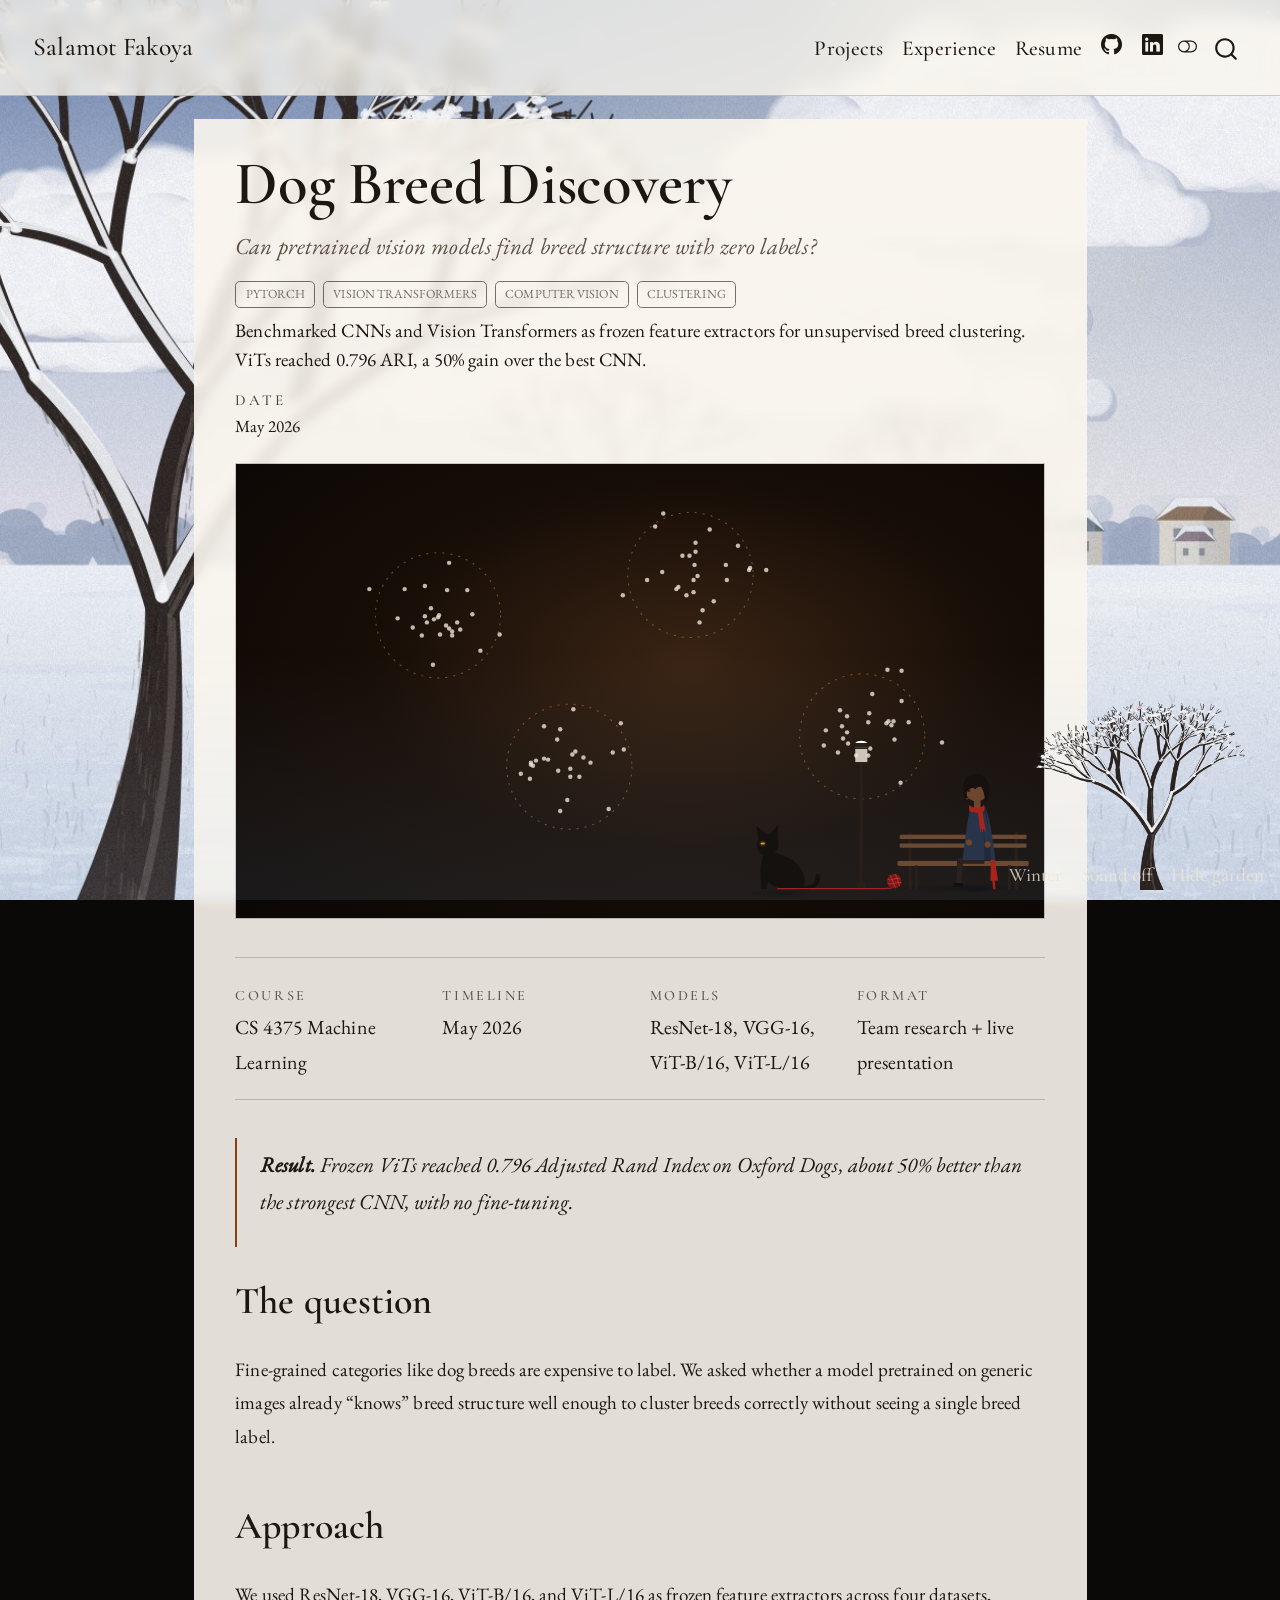
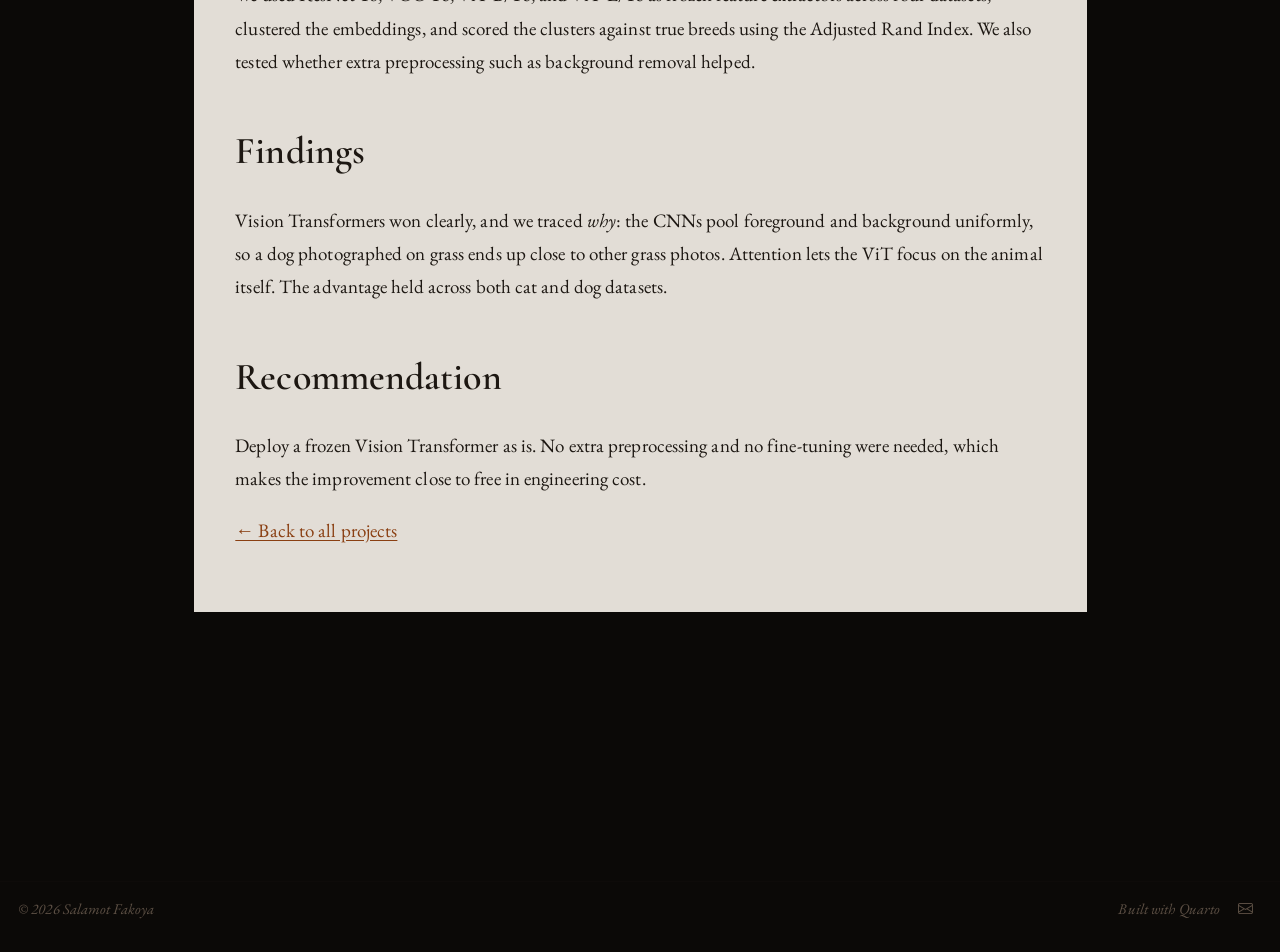
<file: projects/dog-breed-discovery/index.html>
<!DOCTYPE html>
<html xmlns="http://www.w3.org/1999/xhtml" lang="en" xml:lang="en"><head>

<meta charset="utf-8">
<meta name="generator" content="quarto-1.6.42">

<meta name="viewport" content="width=device-width, initial-scale=1.0, user-scalable=yes">

<meta name="description" content="Benchmarked CNNs and Vision Transformers as frozen feature extractors for unsupervised breed clustering. ViTs reached 0.796 ARI, a 50% gain over the best CNN.">

<title>Dog Breed Discovery – Salamot Fakoya</title>
<style>
code{white-space: pre-wrap;}
span.smallcaps{font-variant: small-caps;}
div.columns{display: flex; gap: min(4vw, 1.5em);}
div.column{flex: auto; overflow-x: auto;}
div.hanging-indent{margin-left: 1.5em; text-indent: -1.5em;}
ul.task-list{list-style: none;}
ul.task-list li input[type="checkbox"] {
  width: 0.8em;
  margin: 0 0.8em 0.2em -1em; /* quarto-specific, see https://github.com/quarto-dev/quarto-cli/issues/4556 */ 
  vertical-align: middle;
}
</style>


<script src="../../site_libs/quarto-nav/quarto-nav.js"></script>
<script src="../../site_libs/quarto-nav/headroom.min.js"></script>
<script src="../../site_libs/clipboard/clipboard.min.js"></script>
<script src="../../site_libs/quarto-search/autocomplete.umd.js"></script>
<script src="../../site_libs/quarto-search/fuse.min.js"></script>
<script src="../../site_libs/quarto-search/quarto-search.js"></script>
<meta name="quarto:offset" content="../../">
<link href="../../images/favicon.svg" rel="icon" type="image/svg+xml">
<script src="../../site_libs/quarto-html/quarto.js"></script>
<script src="../../site_libs/quarto-html/popper.min.js"></script>
<script src="../../site_libs/quarto-html/tippy.umd.min.js"></script>
<script src="../../site_libs/quarto-html/anchor.min.js"></script>
<link href="../../site_libs/quarto-html/tippy.css" rel="stylesheet">
<link href="../../site_libs/quarto-html/quarto-syntax-highlighting-2f5df379a58b258e96c21c0638c20c03.css" rel="stylesheet" class="quarto-color-scheme" id="quarto-text-highlighting-styles">
<link href="../../site_libs/quarto-html/quarto-syntax-highlighting-dark-b53751a350365c71b6c909e95f209ed1.css" rel="stylesheet" class="quarto-color-scheme quarto-color-alternate" id="quarto-text-highlighting-styles">
<script src="../../site_libs/bootstrap/bootstrap.min.js"></script>
<link href="../../site_libs/bootstrap/bootstrap-icons.css" rel="stylesheet">
<link href="../../site_libs/bootstrap/bootstrap-9803fb7ba978ef3249e2e3b5ace4e59b.min.css" rel="stylesheet" append-hash="true" class="quarto-color-scheme" id="quarto-bootstrap" data-mode="light">
<link href="../../site_libs/bootstrap/bootstrap-dark-29d7e491d005d88677db025148a2b1bf.min.css" rel="stylesheet" append-hash="true" class="quarto-color-scheme quarto-color-alternate" id="quarto-bootstrap" data-mode="dark">
<script id="quarto-search-options" type="application/json">{
  "location": "navbar",
  "copy-button": false,
  "collapse-after": 3,
  "panel-placement": "end",
  "type": "overlay",
  "limit": 50,
  "keyboard-shortcut": [
    "f",
    "/",
    "s"
  ],
  "show-item-context": false,
  "language": {
    "search-no-results-text": "No results",
    "search-matching-documents-text": "matching documents",
    "search-copy-link-title": "Copy link to search",
    "search-hide-matches-text": "Hide additional matches",
    "search-more-match-text": "more match in this document",
    "search-more-matches-text": "more matches in this document",
    "search-clear-button-title": "Clear",
    "search-text-placeholder": "",
    "search-detached-cancel-button-title": "Cancel",
    "search-submit-button-title": "Submit",
    "search-label": "Search"
  }
}</script>
<style>html{ scroll-behavior: smooth; }</style>
<link rel="alternate icon" type="image/png" href="../../images/favicon.png">
<link rel="apple-touch-icon" href="../../images/favicon-180.png">


<link rel="stylesheet" href="../../fonts.css">
<meta property="og:title" content="Dog Breed Discovery – Salamot Fakoya">
<meta property="og:description" content="Benchmarked CNNs and Vision Transformers as frozen feature extractors for unsupervised breed clustering. ViTs reached 0.796 ARI, a 50% gain over the best CNN.">
<meta property="og:image" content="cover.svg">
<meta property="og:site_name" content="Salamot Fakoya">
</head>

<body class="nav-fixed fullcontent">

<div id="quarto-search-results"></div>
  <header id="quarto-header" class="headroom fixed-top">
    <nav class="navbar navbar-expand-md " data-bs-theme="dark">
      <div class="navbar-container container-fluid">
      <div class="navbar-brand-container mx-auto">
    <a class="navbar-brand" href="../../index.html">
    <span class="navbar-title">Salamot Fakoya</span>
    </a>
  </div>
            <div id="quarto-search" class="" title="Search"></div>
          <button class="navbar-toggler" type="button" data-bs-toggle="collapse" data-bs-target="#navbarCollapse" aria-controls="navbarCollapse" role="menu" aria-expanded="false" aria-label="Toggle navigation" onclick="if (window.quartoToggleHeadroom) { window.quartoToggleHeadroom(); }">
  <span class="navbar-toggler-icon"></span>
</button>
          <div class="collapse navbar-collapse" id="navbarCollapse">
            <ul class="navbar-nav navbar-nav-scroll ms-auto">
  <li class="nav-item">
    <a class="nav-link" href="../../projects/index.html"> 
<span class="menu-text">Projects</span></a>
  </li>  
  <li class="nav-item">
    <a class="nav-link" href="../../experience.html"> 
<span class="menu-text">Experience</span></a>
  </li>  
  <li class="nav-item">
    <a class="nav-link" href="../../Salamot_Fakoya_Resume.pdf" target="_blank"> 
<span class="menu-text">Resume</span></a>
  </li>  
  <li class="nav-item compact">
    <a class="nav-link" href="https://github.com/Sal-Fakoya"> <i class="bi bi-github" role="img" aria-label="GitHub">
</i> 
<span class="menu-text"></span></a>
  </li>  
  <li class="nav-item compact">
    <a class="nav-link" href="https://www.linkedin.com/in/salamotfakoya"> <i class="bi bi-linkedin" role="img" aria-label="LinkedIn">
</i> 
<span class="menu-text"></span></a>
  </li>  
</ul>
          </div> <!-- /navcollapse -->
            <div class="quarto-navbar-tools">
  <a href="" class="quarto-color-scheme-toggle quarto-navigation-tool  px-1" onclick="window.quartoToggleColorScheme(); return false;" title="Toggle dark mode"><i class="bi"></i></a>
</div>
      </div> <!-- /container-fluid -->
    </nav>
</header>
<!-- content -->
<div id="quarto-content" class="quarto-container page-columns page-rows-contents page-layout-article page-navbar">
<!-- sidebar -->
<!-- margin-sidebar -->
    
<!-- main -->
<main class="content" id="quarto-document-content">

<header id="title-block-header" class="quarto-title-block default">
<div class="quarto-title">
<h1 class="title">Dog Breed Discovery</h1>
<p class="subtitle lead">Can pretrained vision models find breed structure with zero labels?</p>
  <div class="quarto-categories">
    <div class="quarto-category">PyTorch</div>
    <div class="quarto-category">Vision Transformers</div>
    <div class="quarto-category">Computer Vision</div>
    <div class="quarto-category">Clustering</div>
  </div>
  </div>

<div>
  <div class="description">
    Benchmarked CNNs and Vision Transformers as frozen feature extractors for unsupervised breed clustering. ViTs reached 0.796 ARI, a 50% gain over the best CNN.
  </div>
</div>


<div class="quarto-title-meta">

    
    <div>
    <div class="quarto-title-meta-heading">Date</div>
    <div class="quarto-title-meta-contents">
      <p class="date">May 2026</p>
    </div>
  </div>
  
    
  </div>
  


</header>


<div class="project-cover">
<p><img src="cover.svg" class="img-fluid" alt="Dog Breed Discovery cover illustration"></p>
</div>
<div class="project-meta">
<div>
<p><span class="k">Course</span></p>
<p><span class="v">CS 4375 Machine Learning</span></p>
</div>
<div>
<p><span class="k">Timeline</span></p>
<p><span class="v">May 2026</span></p>
</div>
<div>
<p><span class="k">Models</span></p>
<p><span class="v">ResNet-18, VGG-16, ViT-B/16, ViT-L/16</span></p>
</div>
<div>
<p><span class="k">Format</span></p>
<p><span class="v">Team research + live presentation</span></p>
</div>
</div>
<div class="callout-result">
<p><strong>Result.</strong> Frozen ViTs reached 0.796 Adjusted Rand Index on Oxford Dogs, about 50% better than the strongest CNN, with no fine-tuning.</p>
</div>
<section id="the-question" class="level2">
<h2 class="anchored" data-anchor-id="the-question">The question</h2>
<p>Fine-grained categories like dog breeds are expensive to label. We asked whether a model pretrained on generic images already “knows” breed structure well enough to cluster breeds correctly without seeing a single breed label.</p>
</section>
<section id="approach" class="level2">
<h2 class="anchored" data-anchor-id="approach">Approach</h2>
<p>We used ResNet-18, VGG-16, ViT-B/16, and ViT-L/16 as frozen feature extractors across four datasets, clustered the embeddings, and scored the clusters against true breeds using the Adjusted Rand Index. We also tested whether extra preprocessing such as background removal helped.</p>
</section>
<section id="findings" class="level2">
<h2 class="anchored" data-anchor-id="findings">Findings</h2>
<p>Vision Transformers won clearly, and we traced <em>why</em>: the CNNs pool foreground and background uniformly, so a dog photographed on grass ends up close to other grass photos. Attention lets the ViT focus on the animal itself. The advantage held across both cat and dog datasets.</p>
</section>
<section id="recommendation" class="level2">
<h2 class="anchored" data-anchor-id="recommendation">Recommendation</h2>
<p>Deploy a frozen Vision Transformer as is. No extra preprocessing and no fine-tuning were needed, which makes the improvement close to free in engineering cost.</p>
<p><a href="../../projects/index.html">← Back to all projects</a></p>


</section>

<a onclick="window.scrollTo(0, 0); return false;" role="button" id="quarto-back-to-top"><i class="bi bi-arrow-up"></i> Back to top</a></main> <!-- /main -->
<script>
(function () {
  var sel = '.tl-item, .chips, .project-meta, .callout-result, .quarto-grid-item, main h2';
  var els = document.querySelectorAll(sel);
  if (!('IntersectionObserver' in window)) return;
  var io = new IntersectionObserver(function (entries) {
    entries.forEach(function (e) {
      if (e.isIntersecting) e.target.classList.add('sf-in'); else if (e.boundingClientRect.top > 0) e.target.classList.remove('sf-in');
    });
  }, { threshold: 0.12, rootMargin: '0px 0px -40px 0px' });
  els.forEach(function (el, i) {
    if (el.closest('.hero, .scene')) return;
    el.classList.add('sf-reveal');
    var sib = el.parentElement ? Array.prototype.indexOf.call(el.parentElement.children, el) : 0;
    el.style.transitionDelay = Math.min(sib, 4) * 80 + 'ms';
    io.observe(el);
  });
  var onScroll = function () { document.body.classList.toggle('sf-scrolled', window.scrollY > 10); };
  window.addEventListener('scroll', onScroll, { passive: true }); onScroll();
})();
</script>
<script>
(function () {
  if (document.querySelector('.scene')) return;
  var s = document.querySelector('script[src*="site_libs/"]');
  var pre = s ? s.getAttribute('src').split('site_libs/')[0] : '';
  var l = document.createElement('link'); l.rel = 'stylesheet'; l.href = pre + 'scene/garden.css'; document.head.appendChild(l);
  var j = document.createElement('script'); j.src = pre + 'scene/garden.js';
  j.onload = function () { window.Garden.init({ controls: true, small: true }); };
  document.body.appendChild(j);
})();
</script>
<script id="quarto-html-after-body" type="application/javascript">
window.document.addEventListener("DOMContentLoaded", function (event) {
  const toggleBodyColorMode = (bsSheetEl) => {
    const mode = bsSheetEl.getAttribute("data-mode");
    const bodyEl = window.document.querySelector("body");
    if (mode === "dark") {
      bodyEl.classList.add("quarto-dark");
      bodyEl.classList.remove("quarto-light");
    } else {
      bodyEl.classList.add("quarto-light");
      bodyEl.classList.remove("quarto-dark");
    }
  }
  const toggleBodyColorPrimary = () => {
    const bsSheetEl = window.document.querySelector("link#quarto-bootstrap");
    if (bsSheetEl) {
      toggleBodyColorMode(bsSheetEl);
    }
  }
  toggleBodyColorPrimary();  
  const disableStylesheet = (stylesheets) => {
    for (let i=0; i < stylesheets.length; i++) {
      const stylesheet = stylesheets[i];
      stylesheet.rel = 'prefetch';
    }
  }
  const enableStylesheet = (stylesheets) => {
    for (let i=0; i < stylesheets.length; i++) {
      const stylesheet = stylesheets[i];
      stylesheet.rel = 'stylesheet';
    }
  }
  const manageTransitions = (selector, allowTransitions) => {
    const els = window.document.querySelectorAll(selector);
    for (let i=0; i < els.length; i++) {
      const el = els[i];
      if (allowTransitions) {
        el.classList.remove('notransition');
      } else {
        el.classList.add('notransition');
      }
    }
  }
  const toggleGiscusIfUsed = (isAlternate, darkModeDefault) => {
    const baseTheme = document.querySelector('#giscus-base-theme')?.value ?? 'light';
    const alternateTheme = document.querySelector('#giscus-alt-theme')?.value ?? 'dark';
    let newTheme = '';
    if(darkModeDefault) {
      newTheme = isAlternate ? baseTheme : alternateTheme;
    } else {
      newTheme = isAlternate ? alternateTheme : baseTheme;
    }
    const changeGiscusTheme = () => {
      // From: https://github.com/giscus/giscus/issues/336
      const sendMessage = (message) => {
        const iframe = document.querySelector('iframe.giscus-frame');
        if (!iframe) return;
        iframe.contentWindow.postMessage({ giscus: message }, 'https://giscus.app');
      }
      sendMessage({
        setConfig: {
          theme: newTheme
        }
      });
    }
    const isGiscussLoaded = window.document.querySelector('iframe.giscus-frame') !== null;
    if (isGiscussLoaded) {
      changeGiscusTheme();
    }
  }
  const toggleColorMode = (alternate) => {
    // Switch the stylesheets
    const alternateStylesheets = window.document.querySelectorAll('link.quarto-color-scheme.quarto-color-alternate');
    manageTransitions('#quarto-margin-sidebar .nav-link', false);
    if (alternate) {
      enableStylesheet(alternateStylesheets);
      for (const sheetNode of alternateStylesheets) {
        if (sheetNode.id === "quarto-bootstrap") {
          toggleBodyColorMode(sheetNode);
        }
      }
    } else {
      disableStylesheet(alternateStylesheets);
      toggleBodyColorPrimary();
    }
    manageTransitions('#quarto-margin-sidebar .nav-link', true);
    // Switch the toggles
    const toggles = window.document.querySelectorAll('.quarto-color-scheme-toggle');
    for (let i=0; i < toggles.length; i++) {
      const toggle = toggles[i];
      if (toggle) {
        if (alternate) {
          toggle.classList.add("alternate");     
        } else {
          toggle.classList.remove("alternate");
        }
      }
    }
    // Hack to workaround the fact that safari doesn't
    // properly recolor the scrollbar when toggling (#1455)
    if (navigator.userAgent.indexOf('Safari') > 0 && navigator.userAgent.indexOf('Chrome') == -1) {
      manageTransitions("body", false);
      window.scrollTo(0, 1);
      setTimeout(() => {
        window.scrollTo(0, 0);
        manageTransitions("body", true);
      }, 40);  
    }
  }
  const isFileUrl = () => { 
    return window.location.protocol === 'file:';
  }
  const hasAlternateSentinel = () => {  
    let styleSentinel = getColorSchemeSentinel();
    if (styleSentinel !== null) {
      return styleSentinel === "alternate";
    } else {
      return false;
    }
  }
  const setStyleSentinel = (alternate) => {
    const value = alternate ? "alternate" : "default";
    if (!isFileUrl()) {
      window.localStorage.setItem("quarto-color-scheme", value);
    } else {
      localAlternateSentinel = value;
    }
  }
  const getColorSchemeSentinel = () => {
    if (!isFileUrl()) {
      const storageValue = window.localStorage.getItem("quarto-color-scheme");
      return storageValue != null ? storageValue : localAlternateSentinel;
    } else {
      return localAlternateSentinel;
    }
  }
  const darkModeDefault = true;
  let localAlternateSentinel = darkModeDefault ? 'alternate' : 'default';
  // Dark / light mode switch
  window.quartoToggleColorScheme = () => {
    // Read the current dark / light value 
    let toAlternate = !hasAlternateSentinel();
    toggleColorMode(toAlternate);
    setStyleSentinel(toAlternate);
    toggleGiscusIfUsed(toAlternate, darkModeDefault);
  };
  // Ensure there is a toggle, if there isn't float one in the top right
  if (window.document.querySelector('.quarto-color-scheme-toggle') === null) {
    const a = window.document.createElement('a');
    a.classList.add('top-right');
    a.classList.add('quarto-color-scheme-toggle');
    a.href = "";
    a.onclick = function() { try { window.quartoToggleColorScheme(); } catch {} return false; };
    const i = window.document.createElement("i");
    i.classList.add('bi');
    a.appendChild(i);
    window.document.body.appendChild(a);
  }
  // Switch to dark mode if need be
  if (hasAlternateSentinel()) {
    toggleColorMode(true);
  } else {
    toggleColorMode(false);
  }
  const icon = "";
  const anchorJS = new window.AnchorJS();
  anchorJS.options = {
    placement: 'right',
    icon: icon
  };
  anchorJS.add('.anchored');
  const isCodeAnnotation = (el) => {
    for (const clz of el.classList) {
      if (clz.startsWith('code-annotation-')) {                     
        return true;
      }
    }
    return false;
  }
  const onCopySuccess = function(e) {
    // button target
    const button = e.trigger;
    // don't keep focus
    button.blur();
    // flash "checked"
    button.classList.add('code-copy-button-checked');
    var currentTitle = button.getAttribute("title");
    button.setAttribute("title", "Copied!");
    let tooltip;
    if (window.bootstrap) {
      button.setAttribute("data-bs-toggle", "tooltip");
      button.setAttribute("data-bs-placement", "left");
      button.setAttribute("data-bs-title", "Copied!");
      tooltip = new bootstrap.Tooltip(button, 
        { trigger: "manual", 
          customClass: "code-copy-button-tooltip",
          offset: [0, -8]});
      tooltip.show();    
    }
    setTimeout(function() {
      if (tooltip) {
        tooltip.hide();
        button.removeAttribute("data-bs-title");
        button.removeAttribute("data-bs-toggle");
        button.removeAttribute("data-bs-placement");
      }
      button.setAttribute("title", currentTitle);
      button.classList.remove('code-copy-button-checked');
    }, 1000);
    // clear code selection
    e.clearSelection();
  }
  const getTextToCopy = function(trigger) {
      const codeEl = trigger.previousElementSibling.cloneNode(true);
      for (const childEl of codeEl.children) {
        if (isCodeAnnotation(childEl)) {
          childEl.remove();
        }
      }
      return codeEl.innerText;
  }
  const clipboard = new window.ClipboardJS('.code-copy-button:not([data-in-quarto-modal])', {
    text: getTextToCopy
  });
  clipboard.on('success', onCopySuccess);
  if (window.document.getElementById('quarto-embedded-source-code-modal')) {
    const clipboardModal = new window.ClipboardJS('.code-copy-button[data-in-quarto-modal]', {
      text: getTextToCopy,
      container: window.document.getElementById('quarto-embedded-source-code-modal')
    });
    clipboardModal.on('success', onCopySuccess);
  }
    var localhostRegex = new RegExp(/^(?:http|https):\/\/localhost\:?[0-9]*\//);
    var mailtoRegex = new RegExp(/^mailto:/);
      var filterRegex = new RegExp('/' + window.location.host + '/');
    var isInternal = (href) => {
        return filterRegex.test(href) || localhostRegex.test(href) || mailtoRegex.test(href);
    }
    // Inspect non-navigation links and adorn them if external
 	var links = window.document.querySelectorAll('a[href]:not(.nav-link):not(.navbar-brand):not(.toc-action):not(.sidebar-link):not(.sidebar-item-toggle):not(.pagination-link):not(.no-external):not([aria-hidden]):not(.dropdown-item):not(.quarto-navigation-tool):not(.about-link)');
    for (var i=0; i<links.length; i++) {
      const link = links[i];
      if (!isInternal(link.href)) {
        // undo the damage that might have been done by quarto-nav.js in the case of
        // links that we want to consider external
        if (link.dataset.originalHref !== undefined) {
          link.href = link.dataset.originalHref;
        }
          // target, if specified
          link.setAttribute("target", "_blank");
          if (link.getAttribute("rel") === null) {
            link.setAttribute("rel", "noopener");
          }
      }
    }
  function tippyHover(el, contentFn, onTriggerFn, onUntriggerFn) {
    const config = {
      allowHTML: true,
      maxWidth: 500,
      delay: 100,
      arrow: false,
      appendTo: function(el) {
          return el.parentElement;
      },
      interactive: true,
      interactiveBorder: 10,
      theme: 'quarto',
      placement: 'bottom-start',
    };
    if (contentFn) {
      config.content = contentFn;
    }
    if (onTriggerFn) {
      config.onTrigger = onTriggerFn;
    }
    if (onUntriggerFn) {
      config.onUntrigger = onUntriggerFn;
    }
    window.tippy(el, config); 
  }
  const noterefs = window.document.querySelectorAll('a[role="doc-noteref"]');
  for (var i=0; i<noterefs.length; i++) {
    const ref = noterefs[i];
    tippyHover(ref, function() {
      // use id or data attribute instead here
      let href = ref.getAttribute('data-footnote-href') || ref.getAttribute('href');
      try { href = new URL(href).hash; } catch {}
      const id = href.replace(/^#\/?/, "");
      const note = window.document.getElementById(id);
      if (note) {
        return note.innerHTML;
      } else {
        return "";
      }
    });
  }
  const xrefs = window.document.querySelectorAll('a.quarto-xref');
  const processXRef = (id, note) => {
    // Strip column container classes
    const stripColumnClz = (el) => {
      el.classList.remove("page-full", "page-columns");
      if (el.children) {
        for (const child of el.children) {
          stripColumnClz(child);
        }
      }
    }
    stripColumnClz(note)
    if (id === null || id.startsWith('sec-')) {
      // Special case sections, only their first couple elements
      const container = document.createElement("div");
      if (note.children && note.children.length > 2) {
        container.appendChild(note.children[0].cloneNode(true));
        for (let i = 1; i < note.children.length; i++) {
          const child = note.children[i];
          if (child.tagName === "P" && child.innerText === "") {
            continue;
          } else {
            container.appendChild(child.cloneNode(true));
            break;
          }
        }
        if (window.Quarto?.typesetMath) {
          window.Quarto.typesetMath(container);
        }
        return container.innerHTML
      } else {
        if (window.Quarto?.typesetMath) {
          window.Quarto.typesetMath(note);
        }
        return note.innerHTML;
      }
    } else {
      // Remove any anchor links if they are present
      const anchorLink = note.querySelector('a.anchorjs-link');
      if (anchorLink) {
        anchorLink.remove();
      }
      if (window.Quarto?.typesetMath) {
        window.Quarto.typesetMath(note);
      }
      if (note.classList.contains("callout")) {
        return note.outerHTML;
      } else {
        return note.innerHTML;
      }
    }
  }
  for (var i=0; i<xrefs.length; i++) {
    const xref = xrefs[i];
    tippyHover(xref, undefined, function(instance) {
      instance.disable();
      let url = xref.getAttribute('href');
      let hash = undefined; 
      if (url.startsWith('#')) {
        hash = url;
      } else {
        try { hash = new URL(url).hash; } catch {}
      }
      if (hash) {
        const id = hash.replace(/^#\/?/, "");
        const note = window.document.getElementById(id);
        if (note !== null) {
          try {
            const html = processXRef(id, note.cloneNode(true));
            instance.setContent(html);
          } finally {
            instance.enable();
            instance.show();
          }
        } else {
          // See if we can fetch this
          fetch(url.split('#')[0])
          .then(res => res.text())
          .then(html => {
            const parser = new DOMParser();
            const htmlDoc = parser.parseFromString(html, "text/html");
            const note = htmlDoc.getElementById(id);
            if (note !== null) {
              const html = processXRef(id, note);
              instance.setContent(html);
            } 
          }).finally(() => {
            instance.enable();
            instance.show();
          });
        }
      } else {
        // See if we can fetch a full url (with no hash to target)
        // This is a special case and we should probably do some content thinning / targeting
        fetch(url)
        .then(res => res.text())
        .then(html => {
          const parser = new DOMParser();
          const htmlDoc = parser.parseFromString(html, "text/html");
          const note = htmlDoc.querySelector('main.content');
          if (note !== null) {
            // This should only happen for chapter cross references
            // (since there is no id in the URL)
            // remove the first header
            if (note.children.length > 0 && note.children[0].tagName === "HEADER") {
              note.children[0].remove();
            }
            const html = processXRef(null, note);
            instance.setContent(html);
          } 
        }).finally(() => {
          instance.enable();
          instance.show();
        });
      }
    }, function(instance) {
    });
  }
      let selectedAnnoteEl;
      const selectorForAnnotation = ( cell, annotation) => {
        let cellAttr = 'data-code-cell="' + cell + '"';
        let lineAttr = 'data-code-annotation="' +  annotation + '"';
        const selector = 'span[' + cellAttr + '][' + lineAttr + ']';
        return selector;
      }
      const selectCodeLines = (annoteEl) => {
        const doc = window.document;
        const targetCell = annoteEl.getAttribute("data-target-cell");
        const targetAnnotation = annoteEl.getAttribute("data-target-annotation");
        const annoteSpan = window.document.querySelector(selectorForAnnotation(targetCell, targetAnnotation));
        const lines = annoteSpan.getAttribute("data-code-lines").split(",");
        const lineIds = lines.map((line) => {
          return targetCell + "-" + line;
        })
        let top = null;
        let height = null;
        let parent = null;
        if (lineIds.length > 0) {
            //compute the position of the single el (top and bottom and make a div)
            const el = window.document.getElementById(lineIds[0]);
            top = el.offsetTop;
            height = el.offsetHeight;
            parent = el.parentElement.parentElement;
          if (lineIds.length > 1) {
            const lastEl = window.document.getElementById(lineIds[lineIds.length - 1]);
            const bottom = lastEl.offsetTop + lastEl.offsetHeight;
            height = bottom - top;
          }
          if (top !== null && height !== null && parent !== null) {
            // cook up a div (if necessary) and position it 
            let div = window.document.getElementById("code-annotation-line-highlight");
            if (div === null) {
              div = window.document.createElement("div");
              div.setAttribute("id", "code-annotation-line-highlight");
              div.style.position = 'absolute';
              parent.appendChild(div);
            }
            div.style.top = top - 2 + "px";
            div.style.height = height + 4 + "px";
            div.style.left = 0;
            let gutterDiv = window.document.getElementById("code-annotation-line-highlight-gutter");
            if (gutterDiv === null) {
              gutterDiv = window.document.createElement("div");
              gutterDiv.setAttribute("id", "code-annotation-line-highlight-gutter");
              gutterDiv.style.position = 'absolute';
              const codeCell = window.document.getElementById(targetCell);
              const gutter = codeCell.querySelector('.code-annotation-gutter');
              gutter.appendChild(gutterDiv);
            }
            gutterDiv.style.top = top - 2 + "px";
            gutterDiv.style.height = height + 4 + "px";
          }
          selectedAnnoteEl = annoteEl;
        }
      };
      const unselectCodeLines = () => {
        const elementsIds = ["code-annotation-line-highlight", "code-annotation-line-highlight-gutter"];
        elementsIds.forEach((elId) => {
          const div = window.document.getElementById(elId);
          if (div) {
            div.remove();
          }
        });
        selectedAnnoteEl = undefined;
      };
        // Handle positioning of the toggle
    window.addEventListener(
      "resize",
      throttle(() => {
        elRect = undefined;
        if (selectedAnnoteEl) {
          selectCodeLines(selectedAnnoteEl);
        }
      }, 10)
    );
    function throttle(fn, ms) {
    let throttle = false;
    let timer;
      return (...args) => {
        if(!throttle) { // first call gets through
            fn.apply(this, args);
            throttle = true;
        } else { // all the others get throttled
            if(timer) clearTimeout(timer); // cancel #2
            timer = setTimeout(() => {
              fn.apply(this, args);
              timer = throttle = false;
            }, ms);
        }
      };
    }
      // Attach click handler to the DT
      const annoteDls = window.document.querySelectorAll('dt[data-target-cell]');
      for (const annoteDlNode of annoteDls) {
        annoteDlNode.addEventListener('click', (event) => {
          const clickedEl = event.target;
          if (clickedEl !== selectedAnnoteEl) {
            unselectCodeLines();
            const activeEl = window.document.querySelector('dt[data-target-cell].code-annotation-active');
            if (activeEl) {
              activeEl.classList.remove('code-annotation-active');
            }
            selectCodeLines(clickedEl);
            clickedEl.classList.add('code-annotation-active');
          } else {
            // Unselect the line
            unselectCodeLines();
            clickedEl.classList.remove('code-annotation-active');
          }
        });
      }
  const findCites = (el) => {
    const parentEl = el.parentElement;
    if (parentEl) {
      const cites = parentEl.dataset.cites;
      if (cites) {
        return {
          el,
          cites: cites.split(' ')
        };
      } else {
        return findCites(el.parentElement)
      }
    } else {
      return undefined;
    }
  };
  var bibliorefs = window.document.querySelectorAll('a[role="doc-biblioref"]');
  for (var i=0; i<bibliorefs.length; i++) {
    const ref = bibliorefs[i];
    const citeInfo = findCites(ref);
    if (citeInfo) {
      tippyHover(citeInfo.el, function() {
        var popup = window.document.createElement('div');
        citeInfo.cites.forEach(function(cite) {
          var citeDiv = window.document.createElement('div');
          citeDiv.classList.add('hanging-indent');
          citeDiv.classList.add('csl-entry');
          var biblioDiv = window.document.getElementById('ref-' + cite);
          if (biblioDiv) {
            citeDiv.innerHTML = biblioDiv.innerHTML;
          }
          popup.appendChild(citeDiv);
        });
        return popup.innerHTML;
      });
    }
  }
});
</script>
</div> <!-- /content -->
<footer class="footer">
  <div class="nav-footer">
    <div class="nav-footer-left">
<p>© 2026 Salamot Fakoya</p>
</div>   
    <div class="nav-footer-center">
      &nbsp;
    </div>
    <div class="nav-footer-right">
      <ul class="footer-items list-unstyled">
    <li class="nav-item">
    <a class="nav-link" href="https://quarto.org">
<p>Built with Quarto</p>
</a>
  </li>  
    <li class="nav-item compact">
    <a class="nav-link" href="mailto:salamot.fakoya08@gmail.com">
      <i class="bi bi-envelope" role="img" aria-label="Email">
</i> 
    </a>
  </li>  
</ul>
    </div>
  </div>
</footer>




<script src="../../site_libs/quarto-html/zenscroll-min.js"></script>
</body></html>
</file>
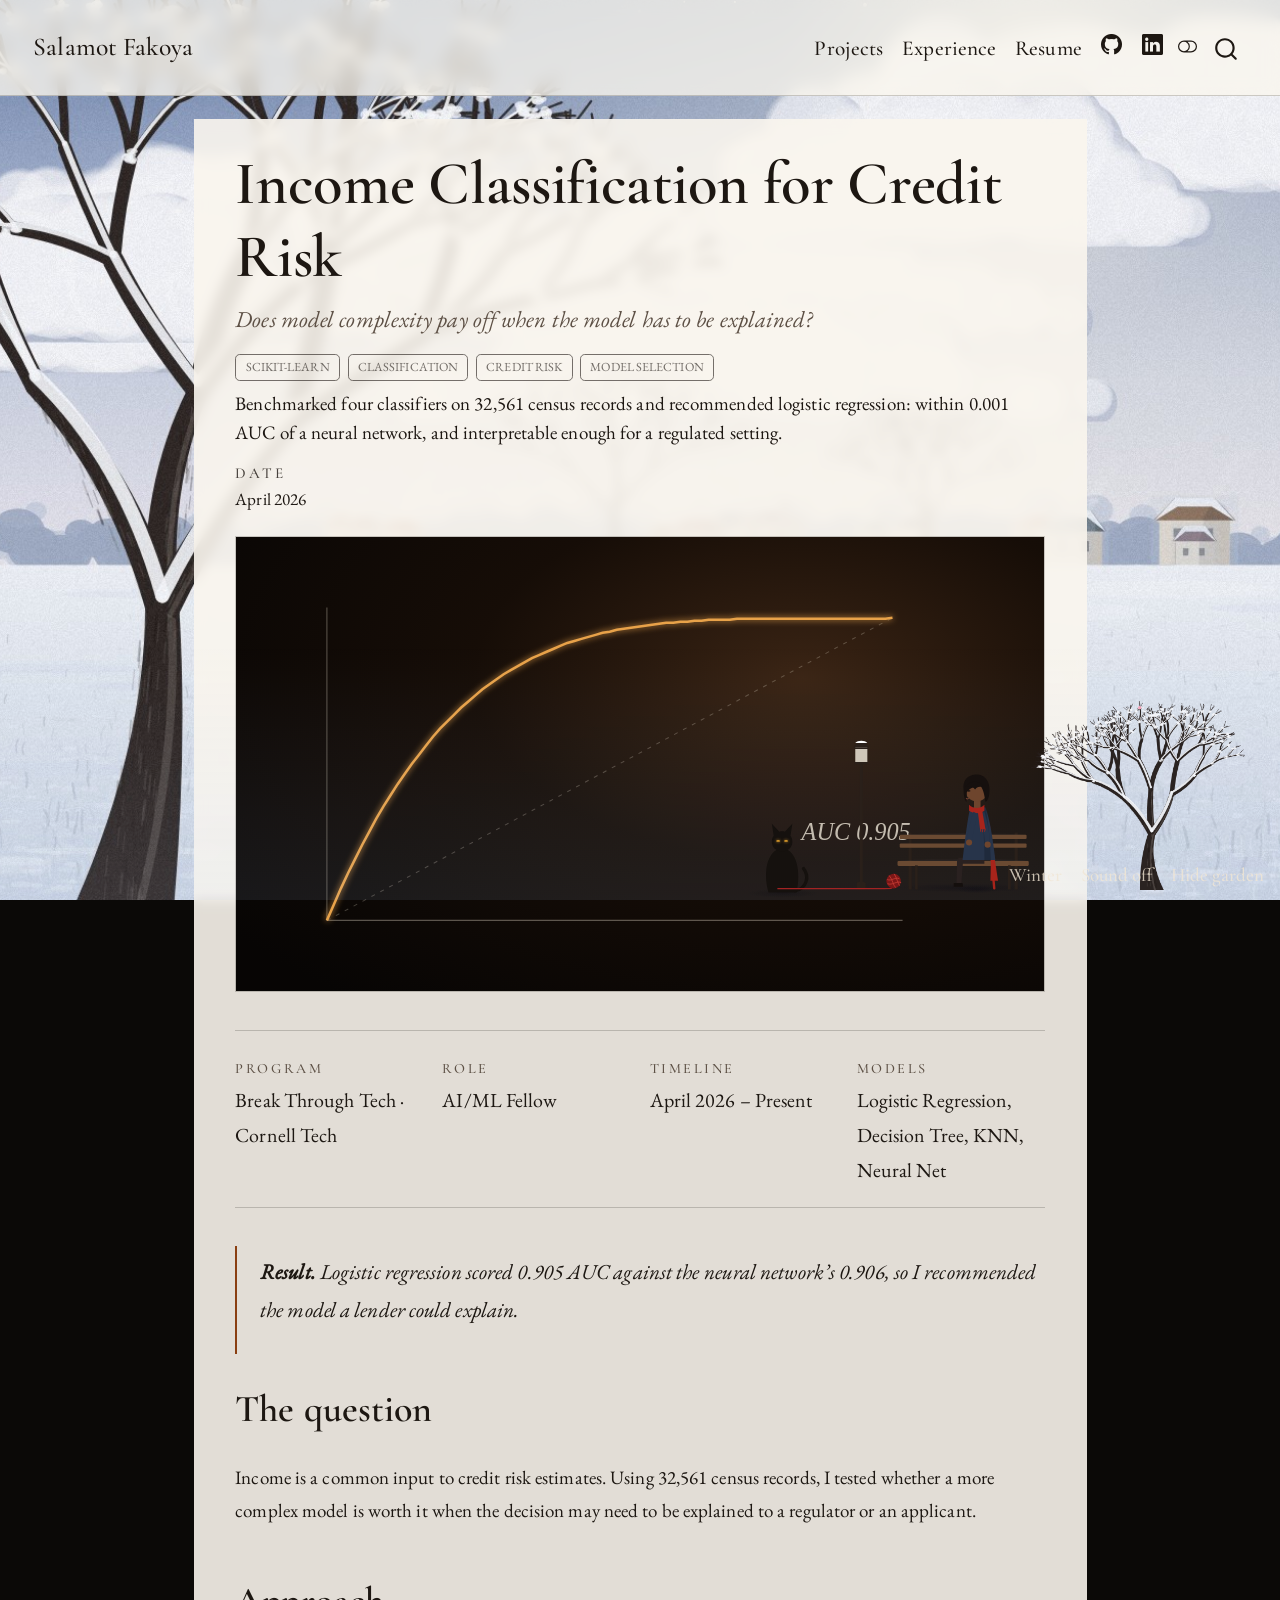
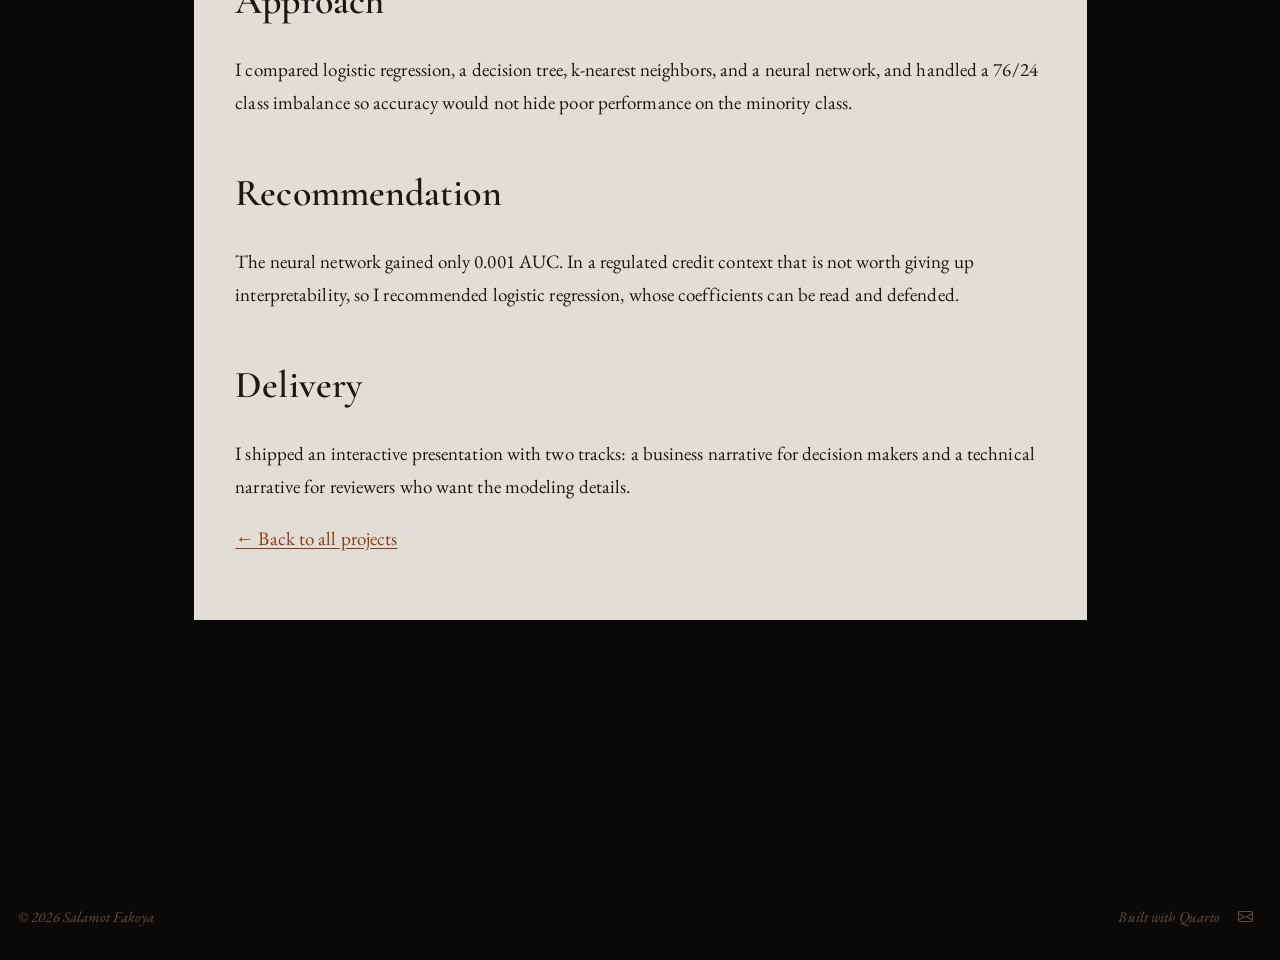
<file: projects/income-classification/index.html>
<!DOCTYPE html>
<html xmlns="http://www.w3.org/1999/xhtml" lang="en" xml:lang="en"><head>

<meta charset="utf-8">
<meta name="generator" content="quarto-1.6.42">

<meta name="viewport" content="width=device-width, initial-scale=1.0, user-scalable=yes">

<meta name="description" content="Benchmarked four classifiers on 32,561 census records and recommended logistic regression: within 0.001 AUC of a neural network, and interpretable enough for a regulated setting.">

<title>Income Classification for Credit Risk – Salamot Fakoya</title>
<style>
code{white-space: pre-wrap;}
span.smallcaps{font-variant: small-caps;}
div.columns{display: flex; gap: min(4vw, 1.5em);}
div.column{flex: auto; overflow-x: auto;}
div.hanging-indent{margin-left: 1.5em; text-indent: -1.5em;}
ul.task-list{list-style: none;}
ul.task-list li input[type="checkbox"] {
  width: 0.8em;
  margin: 0 0.8em 0.2em -1em; /* quarto-specific, see https://github.com/quarto-dev/quarto-cli/issues/4556 */ 
  vertical-align: middle;
}
</style>


<script src="../../site_libs/quarto-nav/quarto-nav.js"></script>
<script src="../../site_libs/quarto-nav/headroom.min.js"></script>
<script src="../../site_libs/clipboard/clipboard.min.js"></script>
<script src="../../site_libs/quarto-search/autocomplete.umd.js"></script>
<script src="../../site_libs/quarto-search/fuse.min.js"></script>
<script src="../../site_libs/quarto-search/quarto-search.js"></script>
<meta name="quarto:offset" content="../../">
<link href="../../images/favicon.svg" rel="icon" type="image/svg+xml">
<script src="../../site_libs/quarto-html/quarto.js"></script>
<script src="../../site_libs/quarto-html/popper.min.js"></script>
<script src="../../site_libs/quarto-html/tippy.umd.min.js"></script>
<script src="../../site_libs/quarto-html/anchor.min.js"></script>
<link href="../../site_libs/quarto-html/tippy.css" rel="stylesheet">
<link href="../../site_libs/quarto-html/quarto-syntax-highlighting-2f5df379a58b258e96c21c0638c20c03.css" rel="stylesheet" class="quarto-color-scheme" id="quarto-text-highlighting-styles">
<link href="../../site_libs/quarto-html/quarto-syntax-highlighting-dark-b53751a350365c71b6c909e95f209ed1.css" rel="stylesheet" class="quarto-color-scheme quarto-color-alternate" id="quarto-text-highlighting-styles">
<script src="../../site_libs/bootstrap/bootstrap.min.js"></script>
<link href="../../site_libs/bootstrap/bootstrap-icons.css" rel="stylesheet">
<link href="../../site_libs/bootstrap/bootstrap-9803fb7ba978ef3249e2e3b5ace4e59b.min.css" rel="stylesheet" append-hash="true" class="quarto-color-scheme" id="quarto-bootstrap" data-mode="light">
<link href="../../site_libs/bootstrap/bootstrap-dark-29d7e491d005d88677db025148a2b1bf.min.css" rel="stylesheet" append-hash="true" class="quarto-color-scheme quarto-color-alternate" id="quarto-bootstrap" data-mode="dark">
<script id="quarto-search-options" type="application/json">{
  "location": "navbar",
  "copy-button": false,
  "collapse-after": 3,
  "panel-placement": "end",
  "type": "overlay",
  "limit": 50,
  "keyboard-shortcut": [
    "f",
    "/",
    "s"
  ],
  "show-item-context": false,
  "language": {
    "search-no-results-text": "No results",
    "search-matching-documents-text": "matching documents",
    "search-copy-link-title": "Copy link to search",
    "search-hide-matches-text": "Hide additional matches",
    "search-more-match-text": "more match in this document",
    "search-more-matches-text": "more matches in this document",
    "search-clear-button-title": "Clear",
    "search-text-placeholder": "",
    "search-detached-cancel-button-title": "Cancel",
    "search-submit-button-title": "Submit",
    "search-label": "Search"
  }
}</script>
<style>html{ scroll-behavior: smooth; }</style>
<link rel="alternate icon" type="image/png" href="../../images/favicon.png">
<link rel="apple-touch-icon" href="../../images/favicon-180.png">


<link rel="stylesheet" href="../../fonts.css">
<meta property="og:title" content="Income Classification for Credit Risk – Salamot Fakoya">
<meta property="og:description" content="Benchmarked four classifiers on 32,561 census records and recommended logistic regression: within 0.001 AUC of a neural network, and interpretable enough for a regulated setting.">
<meta property="og:image" content="cover.svg">
<meta property="og:site_name" content="Salamot Fakoya">
</head>

<body class="nav-fixed fullcontent">

<div id="quarto-search-results"></div>
  <header id="quarto-header" class="headroom fixed-top">
    <nav class="navbar navbar-expand-md " data-bs-theme="dark">
      <div class="navbar-container container-fluid">
      <div class="navbar-brand-container mx-auto">
    <a class="navbar-brand" href="../../index.html">
    <span class="navbar-title">Salamot Fakoya</span>
    </a>
  </div>
            <div id="quarto-search" class="" title="Search"></div>
          <button class="navbar-toggler" type="button" data-bs-toggle="collapse" data-bs-target="#navbarCollapse" aria-controls="navbarCollapse" role="menu" aria-expanded="false" aria-label="Toggle navigation" onclick="if (window.quartoToggleHeadroom) { window.quartoToggleHeadroom(); }">
  <span class="navbar-toggler-icon"></span>
</button>
          <div class="collapse navbar-collapse" id="navbarCollapse">
            <ul class="navbar-nav navbar-nav-scroll ms-auto">
  <li class="nav-item">
    <a class="nav-link" href="../../projects/index.html"> 
<span class="menu-text">Projects</span></a>
  </li>  
  <li class="nav-item">
    <a class="nav-link" href="../../experience.html"> 
<span class="menu-text">Experience</span></a>
  </li>  
  <li class="nav-item">
    <a class="nav-link" href="../../Salamot_Fakoya_Resume.pdf" target="_blank"> 
<span class="menu-text">Resume</span></a>
  </li>  
  <li class="nav-item compact">
    <a class="nav-link" href="https://github.com/Sal-Fakoya"> <i class="bi bi-github" role="img" aria-label="GitHub">
</i> 
<span class="menu-text"></span></a>
  </li>  
  <li class="nav-item compact">
    <a class="nav-link" href="https://www.linkedin.com/in/salamotfakoya"> <i class="bi bi-linkedin" role="img" aria-label="LinkedIn">
</i> 
<span class="menu-text"></span></a>
  </li>  
</ul>
          </div> <!-- /navcollapse -->
            <div class="quarto-navbar-tools">
  <a href="" class="quarto-color-scheme-toggle quarto-navigation-tool  px-1" onclick="window.quartoToggleColorScheme(); return false;" title="Toggle dark mode"><i class="bi"></i></a>
</div>
      </div> <!-- /container-fluid -->
    </nav>
</header>
<!-- content -->
<div id="quarto-content" class="quarto-container page-columns page-rows-contents page-layout-article page-navbar">
<!-- sidebar -->
<!-- margin-sidebar -->
    
<!-- main -->
<main class="content" id="quarto-document-content">

<header id="title-block-header" class="quarto-title-block default">
<div class="quarto-title">
<h1 class="title">Income Classification for Credit Risk</h1>
<p class="subtitle lead">Does model complexity pay off when the model has to be explained?</p>
  <div class="quarto-categories">
    <div class="quarto-category">scikit-learn</div>
    <div class="quarto-category">Classification</div>
    <div class="quarto-category">Credit Risk</div>
    <div class="quarto-category">Model Selection</div>
  </div>
  </div>

<div>
  <div class="description">
    Benchmarked four classifiers on 32,561 census records and recommended logistic regression: within 0.001 AUC of a neural network, and interpretable enough for a regulated setting.
  </div>
</div>


<div class="quarto-title-meta">

    
    <div>
    <div class="quarto-title-meta-heading">Date</div>
    <div class="quarto-title-meta-contents">
      <p class="date">April 2026</p>
    </div>
  </div>
  
    
  </div>
  


</header>


<div class="project-cover">
<p><img src="cover.svg" class="img-fluid" alt="Income Classification for Credit Risk cover illustration"></p>
</div>
<div class="project-meta">
<div>
<p><span class="k">Program</span></p>
<p><span class="v">Break Through Tech · Cornell Tech</span></p>
</div>
<div>
<p><span class="k">Role</span></p>
<p><span class="v">AI/ML Fellow</span></p>
</div>
<div>
<p><span class="k">Timeline</span></p>
<p><span class="v">April 2026 – Present</span></p>
</div>
<div>
<p><span class="k">Models</span></p>
<p><span class="v">Logistic Regression, Decision Tree, KNN, Neural Net</span></p>
</div>
</div>
<div class="callout-result">
<p><strong>Result.</strong> Logistic regression scored 0.905 AUC against the neural network’s 0.906, so I recommended the model a lender could explain.</p>
</div>
<section id="the-question" class="level2">
<h2 class="anchored" data-anchor-id="the-question">The question</h2>
<p>Income is a common input to credit risk estimates. Using 32,561 census records, I tested whether a more complex model is worth it when the decision may need to be explained to a regulator or an applicant.</p>
</section>
<section id="approach" class="level2">
<h2 class="anchored" data-anchor-id="approach">Approach</h2>
<p>I compared logistic regression, a decision tree, k-nearest neighbors, and a neural network, and handled a 76/24 class imbalance so accuracy would not hide poor performance on the minority class.</p>
</section>
<section id="recommendation" class="level2">
<h2 class="anchored" data-anchor-id="recommendation">Recommendation</h2>
<p>The neural network gained only 0.001 AUC. In a regulated credit context that is not worth giving up interpretability, so I recommended logistic regression, whose coefficients can be read and defended.</p>
</section>
<section id="delivery" class="level2">
<h2 class="anchored" data-anchor-id="delivery">Delivery</h2>
<p>I shipped an interactive presentation with two tracks: a business narrative for decision makers and a technical narrative for reviewers who want the modeling details.</p>
<p><a href="../../projects/index.html">← Back to all projects</a></p>


</section>

<a onclick="window.scrollTo(0, 0); return false;" role="button" id="quarto-back-to-top"><i class="bi bi-arrow-up"></i> Back to top</a></main> <!-- /main -->
<script>
(function () {
  var sel = '.tl-item, .chips, .project-meta, .callout-result, .quarto-grid-item, main h2';
  var els = document.querySelectorAll(sel);
  if (!('IntersectionObserver' in window)) return;
  var io = new IntersectionObserver(function (entries) {
    entries.forEach(function (e) {
      if (e.isIntersecting) e.target.classList.add('sf-in'); else if (e.boundingClientRect.top > 0) e.target.classList.remove('sf-in');
    });
  }, { threshold: 0.12, rootMargin: '0px 0px -40px 0px' });
  els.forEach(function (el, i) {
    if (el.closest('.hero, .scene')) return;
    el.classList.add('sf-reveal');
    var sib = el.parentElement ? Array.prototype.indexOf.call(el.parentElement.children, el) : 0;
    el.style.transitionDelay = Math.min(sib, 4) * 80 + 'ms';
    io.observe(el);
  });
  var onScroll = function () { document.body.classList.toggle('sf-scrolled', window.scrollY > 10); };
  window.addEventListener('scroll', onScroll, { passive: true }); onScroll();
})();
</script>
<script>
(function () {
  if (document.querySelector('.scene')) return;
  var s = document.querySelector('script[src*="site_libs/"]');
  var pre = s ? s.getAttribute('src').split('site_libs/')[0] : '';
  var l = document.createElement('link'); l.rel = 'stylesheet'; l.href = pre + 'scene/garden.css'; document.head.appendChild(l);
  var j = document.createElement('script'); j.src = pre + 'scene/garden.js';
  j.onload = function () { window.Garden.init({ controls: true, small: true }); };
  document.body.appendChild(j);
})();
</script>
<script id="quarto-html-after-body" type="application/javascript">
window.document.addEventListener("DOMContentLoaded", function (event) {
  const toggleBodyColorMode = (bsSheetEl) => {
    const mode = bsSheetEl.getAttribute("data-mode");
    const bodyEl = window.document.querySelector("body");
    if (mode === "dark") {
      bodyEl.classList.add("quarto-dark");
      bodyEl.classList.remove("quarto-light");
    } else {
      bodyEl.classList.add("quarto-light");
      bodyEl.classList.remove("quarto-dark");
    }
  }
  const toggleBodyColorPrimary = () => {
    const bsSheetEl = window.document.querySelector("link#quarto-bootstrap");
    if (bsSheetEl) {
      toggleBodyColorMode(bsSheetEl);
    }
  }
  toggleBodyColorPrimary();  
  const disableStylesheet = (stylesheets) => {
    for (let i=0; i < stylesheets.length; i++) {
      const stylesheet = stylesheets[i];
      stylesheet.rel = 'prefetch';
    }
  }
  const enableStylesheet = (stylesheets) => {
    for (let i=0; i < stylesheets.length; i++) {
      const stylesheet = stylesheets[i];
      stylesheet.rel = 'stylesheet';
    }
  }
  const manageTransitions = (selector, allowTransitions) => {
    const els = window.document.querySelectorAll(selector);
    for (let i=0; i < els.length; i++) {
      const el = els[i];
      if (allowTransitions) {
        el.classList.remove('notransition');
      } else {
        el.classList.add('notransition');
      }
    }
  }
  const toggleGiscusIfUsed = (isAlternate, darkModeDefault) => {
    const baseTheme = document.querySelector('#giscus-base-theme')?.value ?? 'light';
    const alternateTheme = document.querySelector('#giscus-alt-theme')?.value ?? 'dark';
    let newTheme = '';
    if(darkModeDefault) {
      newTheme = isAlternate ? baseTheme : alternateTheme;
    } else {
      newTheme = isAlternate ? alternateTheme : baseTheme;
    }
    const changeGiscusTheme = () => {
      // From: https://github.com/giscus/giscus/issues/336
      const sendMessage = (message) => {
        const iframe = document.querySelector('iframe.giscus-frame');
        if (!iframe) return;
        iframe.contentWindow.postMessage({ giscus: message }, 'https://giscus.app');
      }
      sendMessage({
        setConfig: {
          theme: newTheme
        }
      });
    }
    const isGiscussLoaded = window.document.querySelector('iframe.giscus-frame') !== null;
    if (isGiscussLoaded) {
      changeGiscusTheme();
    }
  }
  const toggleColorMode = (alternate) => {
    // Switch the stylesheets
    const alternateStylesheets = window.document.querySelectorAll('link.quarto-color-scheme.quarto-color-alternate');
    manageTransitions('#quarto-margin-sidebar .nav-link', false);
    if (alternate) {
      enableStylesheet(alternateStylesheets);
      for (const sheetNode of alternateStylesheets) {
        if (sheetNode.id === "quarto-bootstrap") {
          toggleBodyColorMode(sheetNode);
        }
      }
    } else {
      disableStylesheet(alternateStylesheets);
      toggleBodyColorPrimary();
    }
    manageTransitions('#quarto-margin-sidebar .nav-link', true);
    // Switch the toggles
    const toggles = window.document.querySelectorAll('.quarto-color-scheme-toggle');
    for (let i=0; i < toggles.length; i++) {
      const toggle = toggles[i];
      if (toggle) {
        if (alternate) {
          toggle.classList.add("alternate");     
        } else {
          toggle.classList.remove("alternate");
        }
      }
    }
    // Hack to workaround the fact that safari doesn't
    // properly recolor the scrollbar when toggling (#1455)
    if (navigator.userAgent.indexOf('Safari') > 0 && navigator.userAgent.indexOf('Chrome') == -1) {
      manageTransitions("body", false);
      window.scrollTo(0, 1);
      setTimeout(() => {
        window.scrollTo(0, 0);
        manageTransitions("body", true);
      }, 40);  
    }
  }
  const isFileUrl = () => { 
    return window.location.protocol === 'file:';
  }
  const hasAlternateSentinel = () => {  
    let styleSentinel = getColorSchemeSentinel();
    if (styleSentinel !== null) {
      return styleSentinel === "alternate";
    } else {
      return false;
    }
  }
  const setStyleSentinel = (alternate) => {
    const value = alternate ? "alternate" : "default";
    if (!isFileUrl()) {
      window.localStorage.setItem("quarto-color-scheme", value);
    } else {
      localAlternateSentinel = value;
    }
  }
  const getColorSchemeSentinel = () => {
    if (!isFileUrl()) {
      const storageValue = window.localStorage.getItem("quarto-color-scheme");
      return storageValue != null ? storageValue : localAlternateSentinel;
    } else {
      return localAlternateSentinel;
    }
  }
  const darkModeDefault = true;
  let localAlternateSentinel = darkModeDefault ? 'alternate' : 'default';
  // Dark / light mode switch
  window.quartoToggleColorScheme = () => {
    // Read the current dark / light value 
    let toAlternate = !hasAlternateSentinel();
    toggleColorMode(toAlternate);
    setStyleSentinel(toAlternate);
    toggleGiscusIfUsed(toAlternate, darkModeDefault);
  };
  // Ensure there is a toggle, if there isn't float one in the top right
  if (window.document.querySelector('.quarto-color-scheme-toggle') === null) {
    const a = window.document.createElement('a');
    a.classList.add('top-right');
    a.classList.add('quarto-color-scheme-toggle');
    a.href = "";
    a.onclick = function() { try { window.quartoToggleColorScheme(); } catch {} return false; };
    const i = window.document.createElement("i");
    i.classList.add('bi');
    a.appendChild(i);
    window.document.body.appendChild(a);
  }
  // Switch to dark mode if need be
  if (hasAlternateSentinel()) {
    toggleColorMode(true);
  } else {
    toggleColorMode(false);
  }
  const icon = "";
  const anchorJS = new window.AnchorJS();
  anchorJS.options = {
    placement: 'right',
    icon: icon
  };
  anchorJS.add('.anchored');
  const isCodeAnnotation = (el) => {
    for (const clz of el.classList) {
      if (clz.startsWith('code-annotation-')) {                     
        return true;
      }
    }
    return false;
  }
  const onCopySuccess = function(e) {
    // button target
    const button = e.trigger;
    // don't keep focus
    button.blur();
    // flash "checked"
    button.classList.add('code-copy-button-checked');
    var currentTitle = button.getAttribute("title");
    button.setAttribute("title", "Copied!");
    let tooltip;
    if (window.bootstrap) {
      button.setAttribute("data-bs-toggle", "tooltip");
      button.setAttribute("data-bs-placement", "left");
      button.setAttribute("data-bs-title", "Copied!");
      tooltip = new bootstrap.Tooltip(button, 
        { trigger: "manual", 
          customClass: "code-copy-button-tooltip",
          offset: [0, -8]});
      tooltip.show();    
    }
    setTimeout(function() {
      if (tooltip) {
        tooltip.hide();
        button.removeAttribute("data-bs-title");
        button.removeAttribute("data-bs-toggle");
        button.removeAttribute("data-bs-placement");
      }
      button.setAttribute("title", currentTitle);
      button.classList.remove('code-copy-button-checked');
    }, 1000);
    // clear code selection
    e.clearSelection();
  }
  const getTextToCopy = function(trigger) {
      const codeEl = trigger.previousElementSibling.cloneNode(true);
      for (const childEl of codeEl.children) {
        if (isCodeAnnotation(childEl)) {
          childEl.remove();
        }
      }
      return codeEl.innerText;
  }
  const clipboard = new window.ClipboardJS('.code-copy-button:not([data-in-quarto-modal])', {
    text: getTextToCopy
  });
  clipboard.on('success', onCopySuccess);
  if (window.document.getElementById('quarto-embedded-source-code-modal')) {
    const clipboardModal = new window.ClipboardJS('.code-copy-button[data-in-quarto-modal]', {
      text: getTextToCopy,
      container: window.document.getElementById('quarto-embedded-source-code-modal')
    });
    clipboardModal.on('success', onCopySuccess);
  }
    var localhostRegex = new RegExp(/^(?:http|https):\/\/localhost\:?[0-9]*\//);
    var mailtoRegex = new RegExp(/^mailto:/);
      var filterRegex = new RegExp('/' + window.location.host + '/');
    var isInternal = (href) => {
        return filterRegex.test(href) || localhostRegex.test(href) || mailtoRegex.test(href);
    }
    // Inspect non-navigation links and adorn them if external
 	var links = window.document.querySelectorAll('a[href]:not(.nav-link):not(.navbar-brand):not(.toc-action):not(.sidebar-link):not(.sidebar-item-toggle):not(.pagination-link):not(.no-external):not([aria-hidden]):not(.dropdown-item):not(.quarto-navigation-tool):not(.about-link)');
    for (var i=0; i<links.length; i++) {
      const link = links[i];
      if (!isInternal(link.href)) {
        // undo the damage that might have been done by quarto-nav.js in the case of
        // links that we want to consider external
        if (link.dataset.originalHref !== undefined) {
          link.href = link.dataset.originalHref;
        }
          // target, if specified
          link.setAttribute("target", "_blank");
          if (link.getAttribute("rel") === null) {
            link.setAttribute("rel", "noopener");
          }
      }
    }
  function tippyHover(el, contentFn, onTriggerFn, onUntriggerFn) {
    const config = {
      allowHTML: true,
      maxWidth: 500,
      delay: 100,
      arrow: false,
      appendTo: function(el) {
          return el.parentElement;
      },
      interactive: true,
      interactiveBorder: 10,
      theme: 'quarto',
      placement: 'bottom-start',
    };
    if (contentFn) {
      config.content = contentFn;
    }
    if (onTriggerFn) {
      config.onTrigger = onTriggerFn;
    }
    if (onUntriggerFn) {
      config.onUntrigger = onUntriggerFn;
    }
    window.tippy(el, config); 
  }
  const noterefs = window.document.querySelectorAll('a[role="doc-noteref"]');
  for (var i=0; i<noterefs.length; i++) {
    const ref = noterefs[i];
    tippyHover(ref, function() {
      // use id or data attribute instead here
      let href = ref.getAttribute('data-footnote-href') || ref.getAttribute('href');
      try { href = new URL(href).hash; } catch {}
      const id = href.replace(/^#\/?/, "");
      const note = window.document.getElementById(id);
      if (note) {
        return note.innerHTML;
      } else {
        return "";
      }
    });
  }
  const xrefs = window.document.querySelectorAll('a.quarto-xref');
  const processXRef = (id, note) => {
    // Strip column container classes
    const stripColumnClz = (el) => {
      el.classList.remove("page-full", "page-columns");
      if (el.children) {
        for (const child of el.children) {
          stripColumnClz(child);
        }
      }
    }
    stripColumnClz(note)
    if (id === null || id.startsWith('sec-')) {
      // Special case sections, only their first couple elements
      const container = document.createElement("div");
      if (note.children && note.children.length > 2) {
        container.appendChild(note.children[0].cloneNode(true));
        for (let i = 1; i < note.children.length; i++) {
          const child = note.children[i];
          if (child.tagName === "P" && child.innerText === "") {
            continue;
          } else {
            container.appendChild(child.cloneNode(true));
            break;
          }
        }
        if (window.Quarto?.typesetMath) {
          window.Quarto.typesetMath(container);
        }
        return container.innerHTML
      } else {
        if (window.Quarto?.typesetMath) {
          window.Quarto.typesetMath(note);
        }
        return note.innerHTML;
      }
    } else {
      // Remove any anchor links if they are present
      const anchorLink = note.querySelector('a.anchorjs-link');
      if (anchorLink) {
        anchorLink.remove();
      }
      if (window.Quarto?.typesetMath) {
        window.Quarto.typesetMath(note);
      }
      if (note.classList.contains("callout")) {
        return note.outerHTML;
      } else {
        return note.innerHTML;
      }
    }
  }
  for (var i=0; i<xrefs.length; i++) {
    const xref = xrefs[i];
    tippyHover(xref, undefined, function(instance) {
      instance.disable();
      let url = xref.getAttribute('href');
      let hash = undefined; 
      if (url.startsWith('#')) {
        hash = url;
      } else {
        try { hash = new URL(url).hash; } catch {}
      }
      if (hash) {
        const id = hash.replace(/^#\/?/, "");
        const note = window.document.getElementById(id);
        if (note !== null) {
          try {
            const html = processXRef(id, note.cloneNode(true));
            instance.setContent(html);
          } finally {
            instance.enable();
            instance.show();
          }
        } else {
          // See if we can fetch this
          fetch(url.split('#')[0])
          .then(res => res.text())
          .then(html => {
            const parser = new DOMParser();
            const htmlDoc = parser.parseFromString(html, "text/html");
            const note = htmlDoc.getElementById(id);
            if (note !== null) {
              const html = processXRef(id, note);
              instance.setContent(html);
            } 
          }).finally(() => {
            instance.enable();
            instance.show();
          });
        }
      } else {
        // See if we can fetch a full url (with no hash to target)
        // This is a special case and we should probably do some content thinning / targeting
        fetch(url)
        .then(res => res.text())
        .then(html => {
          const parser = new DOMParser();
          const htmlDoc = parser.parseFromString(html, "text/html");
          const note = htmlDoc.querySelector('main.content');
          if (note !== null) {
            // This should only happen for chapter cross references
            // (since there is no id in the URL)
            // remove the first header
            if (note.children.length > 0 && note.children[0].tagName === "HEADER") {
              note.children[0].remove();
            }
            const html = processXRef(null, note);
            instance.setContent(html);
          } 
        }).finally(() => {
          instance.enable();
          instance.show();
        });
      }
    }, function(instance) {
    });
  }
      let selectedAnnoteEl;
      const selectorForAnnotation = ( cell, annotation) => {
        let cellAttr = 'data-code-cell="' + cell + '"';
        let lineAttr = 'data-code-annotation="' +  annotation + '"';
        const selector = 'span[' + cellAttr + '][' + lineAttr + ']';
        return selector;
      }
      const selectCodeLines = (annoteEl) => {
        const doc = window.document;
        const targetCell = annoteEl.getAttribute("data-target-cell");
        const targetAnnotation = annoteEl.getAttribute("data-target-annotation");
        const annoteSpan = window.document.querySelector(selectorForAnnotation(targetCell, targetAnnotation));
        const lines = annoteSpan.getAttribute("data-code-lines").split(",");
        const lineIds = lines.map((line) => {
          return targetCell + "-" + line;
        })
        let top = null;
        let height = null;
        let parent = null;
        if (lineIds.length > 0) {
            //compute the position of the single el (top and bottom and make a div)
            const el = window.document.getElementById(lineIds[0]);
            top = el.offsetTop;
            height = el.offsetHeight;
            parent = el.parentElement.parentElement;
          if (lineIds.length > 1) {
            const lastEl = window.document.getElementById(lineIds[lineIds.length - 1]);
            const bottom = lastEl.offsetTop + lastEl.offsetHeight;
            height = bottom - top;
          }
          if (top !== null && height !== null && parent !== null) {
            // cook up a div (if necessary) and position it 
            let div = window.document.getElementById("code-annotation-line-highlight");
            if (div === null) {
              div = window.document.createElement("div");
              div.setAttribute("id", "code-annotation-line-highlight");
              div.style.position = 'absolute';
              parent.appendChild(div);
            }
            div.style.top = top - 2 + "px";
            div.style.height = height + 4 + "px";
            div.style.left = 0;
            let gutterDiv = window.document.getElementById("code-annotation-line-highlight-gutter");
            if (gutterDiv === null) {
              gutterDiv = window.document.createElement("div");
              gutterDiv.setAttribute("id", "code-annotation-line-highlight-gutter");
              gutterDiv.style.position = 'absolute';
              const codeCell = window.document.getElementById(targetCell);
              const gutter = codeCell.querySelector('.code-annotation-gutter');
              gutter.appendChild(gutterDiv);
            }
            gutterDiv.style.top = top - 2 + "px";
            gutterDiv.style.height = height + 4 + "px";
          }
          selectedAnnoteEl = annoteEl;
        }
      };
      const unselectCodeLines = () => {
        const elementsIds = ["code-annotation-line-highlight", "code-annotation-line-highlight-gutter"];
        elementsIds.forEach((elId) => {
          const div = window.document.getElementById(elId);
          if (div) {
            div.remove();
          }
        });
        selectedAnnoteEl = undefined;
      };
        // Handle positioning of the toggle
    window.addEventListener(
      "resize",
      throttle(() => {
        elRect = undefined;
        if (selectedAnnoteEl) {
          selectCodeLines(selectedAnnoteEl);
        }
      }, 10)
    );
    function throttle(fn, ms) {
    let throttle = false;
    let timer;
      return (...args) => {
        if(!throttle) { // first call gets through
            fn.apply(this, args);
            throttle = true;
        } else { // all the others get throttled
            if(timer) clearTimeout(timer); // cancel #2
            timer = setTimeout(() => {
              fn.apply(this, args);
              timer = throttle = false;
            }, ms);
        }
      };
    }
      // Attach click handler to the DT
      const annoteDls = window.document.querySelectorAll('dt[data-target-cell]');
      for (const annoteDlNode of annoteDls) {
        annoteDlNode.addEventListener('click', (event) => {
          const clickedEl = event.target;
          if (clickedEl !== selectedAnnoteEl) {
            unselectCodeLines();
            const activeEl = window.document.querySelector('dt[data-target-cell].code-annotation-active');
            if (activeEl) {
              activeEl.classList.remove('code-annotation-active');
            }
            selectCodeLines(clickedEl);
            clickedEl.classList.add('code-annotation-active');
          } else {
            // Unselect the line
            unselectCodeLines();
            clickedEl.classList.remove('code-annotation-active');
          }
        });
      }
  const findCites = (el) => {
    const parentEl = el.parentElement;
    if (parentEl) {
      const cites = parentEl.dataset.cites;
      if (cites) {
        return {
          el,
          cites: cites.split(' ')
        };
      } else {
        return findCites(el.parentElement)
      }
    } else {
      return undefined;
    }
  };
  var bibliorefs = window.document.querySelectorAll('a[role="doc-biblioref"]');
  for (var i=0; i<bibliorefs.length; i++) {
    const ref = bibliorefs[i];
    const citeInfo = findCites(ref);
    if (citeInfo) {
      tippyHover(citeInfo.el, function() {
        var popup = window.document.createElement('div');
        citeInfo.cites.forEach(function(cite) {
          var citeDiv = window.document.createElement('div');
          citeDiv.classList.add('hanging-indent');
          citeDiv.classList.add('csl-entry');
          var biblioDiv = window.document.getElementById('ref-' + cite);
          if (biblioDiv) {
            citeDiv.innerHTML = biblioDiv.innerHTML;
          }
          popup.appendChild(citeDiv);
        });
        return popup.innerHTML;
      });
    }
  }
});
</script>
</div> <!-- /content -->
<footer class="footer">
  <div class="nav-footer">
    <div class="nav-footer-left">
<p>© 2026 Salamot Fakoya</p>
</div>   
    <div class="nav-footer-center">
      &nbsp;
    </div>
    <div class="nav-footer-right">
      <ul class="footer-items list-unstyled">
    <li class="nav-item">
    <a class="nav-link" href="https://quarto.org">
<p>Built with Quarto</p>
</a>
  </li>  
    <li class="nav-item compact">
    <a class="nav-link" href="mailto:salamot.fakoya08@gmail.com">
      <i class="bi bi-envelope" role="img" aria-label="Email">
</i> 
    </a>
  </li>  
</ul>
    </div>
  </div>
</footer>




<script src="../../site_libs/quarto-html/zenscroll-min.js"></script>
</body></html>
</file>
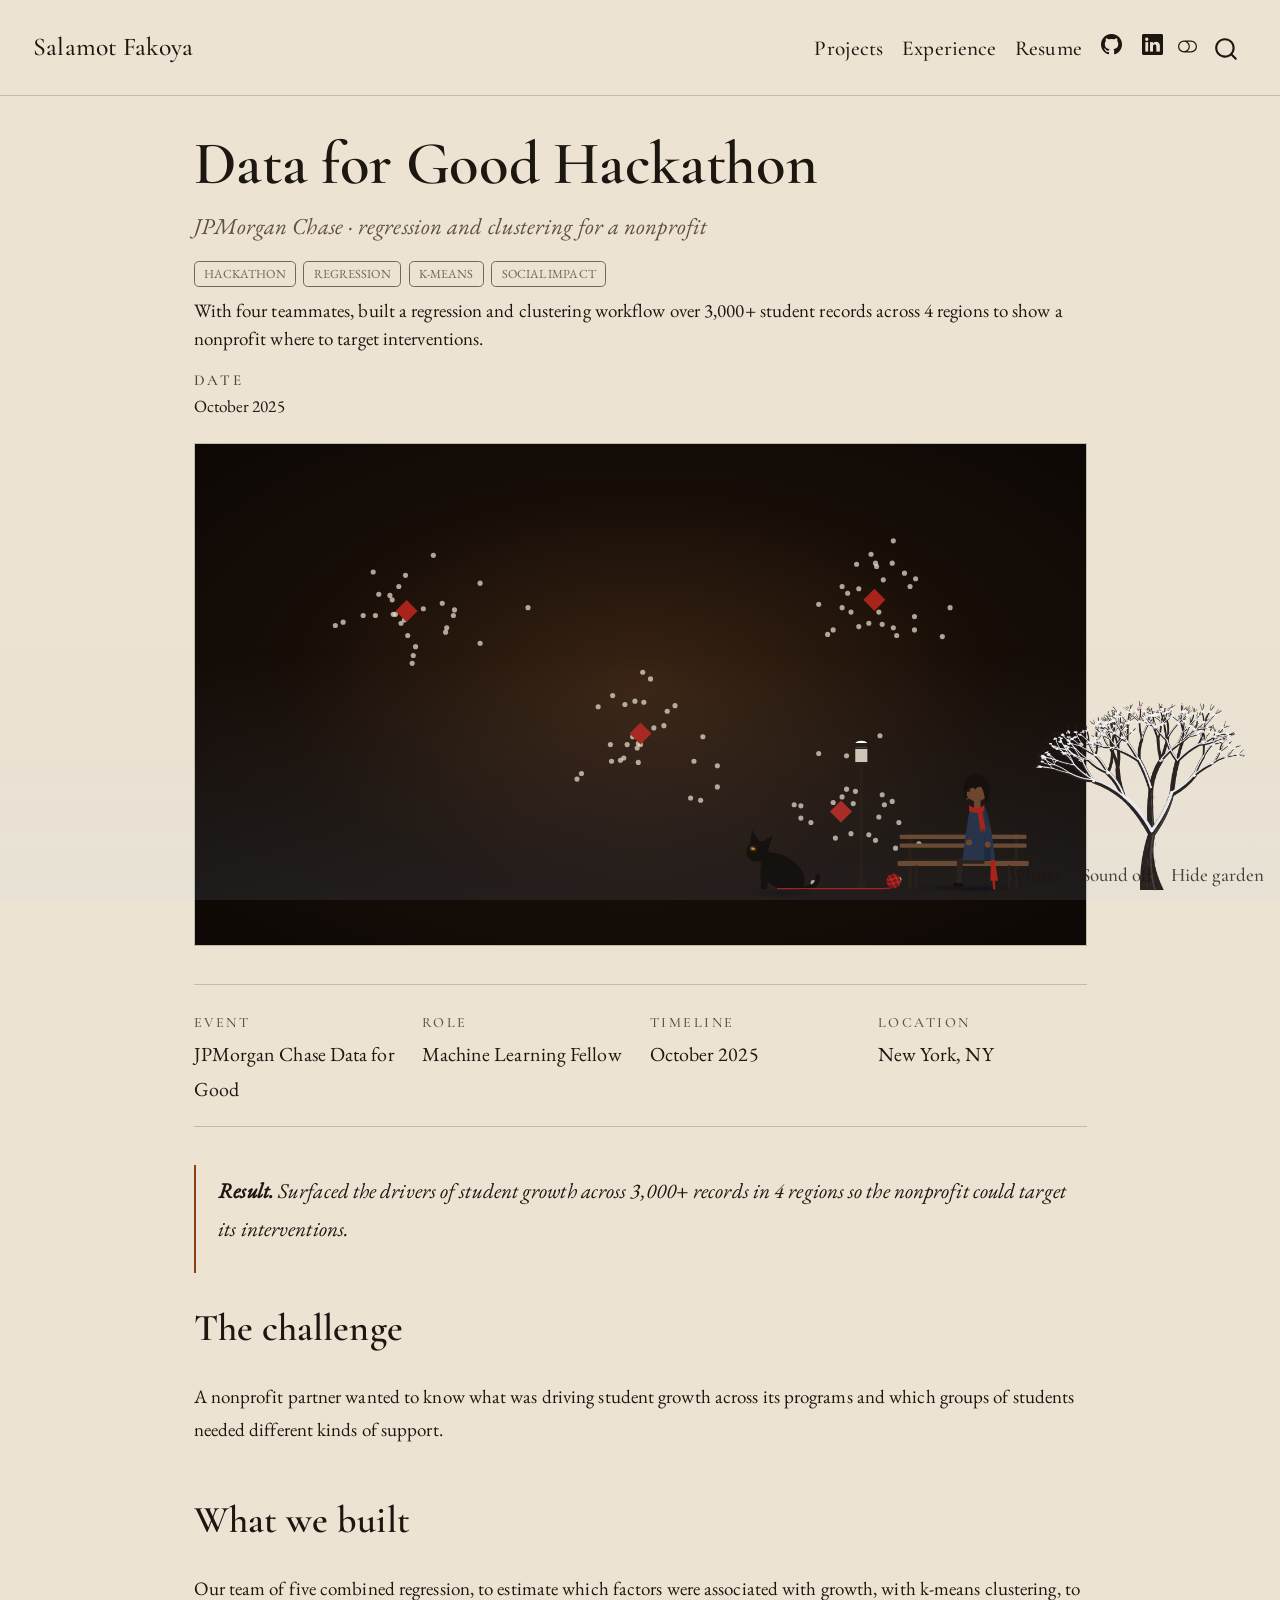
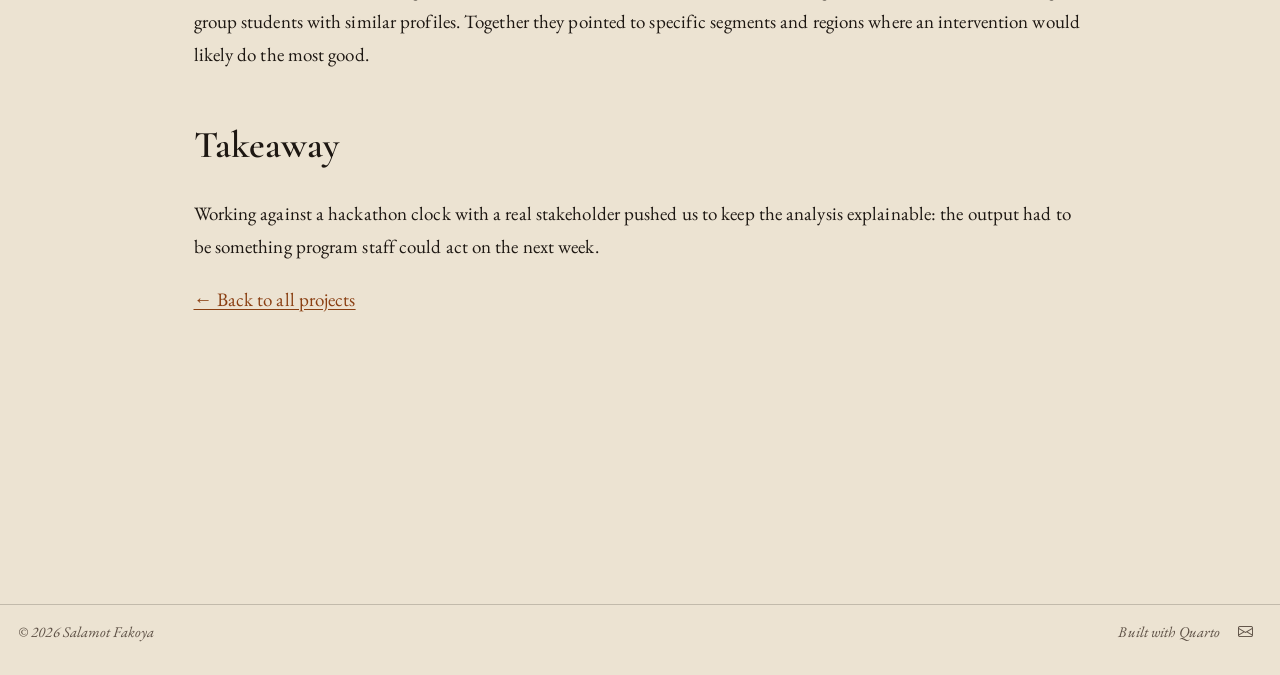
<file: projects/jpmc-data-for-good/index.html>
<!DOCTYPE html>
<html xmlns="http://www.w3.org/1999/xhtml" lang="en" xml:lang="en"><head>

<meta charset="utf-8">
<meta name="generator" content="quarto-1.6.42">

<meta name="viewport" content="width=device-width, initial-scale=1.0, user-scalable=yes">

<meta name="description" content="With four teammates, built a regression and clustering workflow over 3,000+ student records across 4 regions to show a nonprofit where to target interventions.">

<title>Data for Good Hackathon – Salamot Fakoya</title>
<style>
code{white-space: pre-wrap;}
span.smallcaps{font-variant: small-caps;}
div.columns{display: flex; gap: min(4vw, 1.5em);}
div.column{flex: auto; overflow-x: auto;}
div.hanging-indent{margin-left: 1.5em; text-indent: -1.5em;}
ul.task-list{list-style: none;}
ul.task-list li input[type="checkbox"] {
  width: 0.8em;
  margin: 0 0.8em 0.2em -1em; /* quarto-specific, see https://github.com/quarto-dev/quarto-cli/issues/4556 */ 
  vertical-align: middle;
}
</style>


<script src="../../site_libs/quarto-nav/quarto-nav.js"></script>
<script src="../../site_libs/quarto-nav/headroom.min.js"></script>
<script src="../../site_libs/clipboard/clipboard.min.js"></script>
<script src="../../site_libs/quarto-search/autocomplete.umd.js"></script>
<script src="../../site_libs/quarto-search/fuse.min.js"></script>
<script src="../../site_libs/quarto-search/quarto-search.js"></script>
<meta name="quarto:offset" content="../../">
<link href="../../images/favicon.svg" rel="icon" type="image/svg+xml">
<script src="../../site_libs/quarto-html/quarto.js"></script>
<script src="../../site_libs/quarto-html/popper.min.js"></script>
<script src="../../site_libs/quarto-html/tippy.umd.min.js"></script>
<script src="../../site_libs/quarto-html/anchor.min.js"></script>
<link href="../../site_libs/quarto-html/tippy.css" rel="stylesheet">
<link href="../../site_libs/quarto-html/quarto-syntax-highlighting-2f5df379a58b258e96c21c0638c20c03.css" rel="stylesheet" class="quarto-color-scheme" id="quarto-text-highlighting-styles">
<link href="../../site_libs/quarto-html/quarto-syntax-highlighting-dark-b53751a350365c71b6c909e95f209ed1.css" rel="stylesheet" class="quarto-color-scheme quarto-color-alternate" id="quarto-text-highlighting-styles">
<script src="../../site_libs/bootstrap/bootstrap.min.js"></script>
<link href="../../site_libs/bootstrap/bootstrap-icons.css" rel="stylesheet">
<link href="../../site_libs/bootstrap/bootstrap-9803fb7ba978ef3249e2e3b5ace4e59b.min.css" rel="stylesheet" append-hash="true" class="quarto-color-scheme" id="quarto-bootstrap" data-mode="light">
<link href="../../site_libs/bootstrap/bootstrap-dark-29d7e491d005d88677db025148a2b1bf.min.css" rel="stylesheet" append-hash="true" class="quarto-color-scheme quarto-color-alternate" id="quarto-bootstrap" data-mode="dark">
<script id="quarto-search-options" type="application/json">{
  "location": "navbar",
  "copy-button": false,
  "collapse-after": 3,
  "panel-placement": "end",
  "type": "overlay",
  "limit": 50,
  "keyboard-shortcut": [
    "f",
    "/",
    "s"
  ],
  "show-item-context": false,
  "language": {
    "search-no-results-text": "No results",
    "search-matching-documents-text": "matching documents",
    "search-copy-link-title": "Copy link to search",
    "search-hide-matches-text": "Hide additional matches",
    "search-more-match-text": "more match in this document",
    "search-more-matches-text": "more matches in this document",
    "search-clear-button-title": "Clear",
    "search-text-placeholder": "",
    "search-detached-cancel-button-title": "Cancel",
    "search-submit-button-title": "Submit",
    "search-label": "Search"
  }
}</script>
<style>html{ scroll-behavior: smooth; }</style>
<link rel="alternate icon" type="image/png" href="../../images/favicon.png">
<link rel="apple-touch-icon" href="../../images/favicon-180.png">


<link rel="stylesheet" href="../../fonts.css">
<meta property="og:title" content="Data for Good Hackathon – Salamot Fakoya">
<meta property="og:description" content="With four teammates, built a regression and clustering workflow over 3,000+ student records across 4 regions to show a nonprofit where to target interventions.">
<meta property="og:image" content="cover.svg">
<meta property="og:site_name" content="Salamot Fakoya">
</head>

<body class="nav-fixed fullcontent">

<div id="quarto-search-results"></div>
  <header id="quarto-header" class="headroom fixed-top">
    <nav class="navbar navbar-expand-md " data-bs-theme="dark">
      <div class="navbar-container container-fluid">
      <div class="navbar-brand-container mx-auto">
    <a class="navbar-brand" href="../../index.html">
    <span class="navbar-title">Salamot Fakoya</span>
    </a>
  </div>
            <div id="quarto-search" class="" title="Search"></div>
          <button class="navbar-toggler" type="button" data-bs-toggle="collapse" data-bs-target="#navbarCollapse" aria-controls="navbarCollapse" role="menu" aria-expanded="false" aria-label="Toggle navigation" onclick="if (window.quartoToggleHeadroom) { window.quartoToggleHeadroom(); }">
  <span class="navbar-toggler-icon"></span>
</button>
          <div class="collapse navbar-collapse" id="navbarCollapse">
            <ul class="navbar-nav navbar-nav-scroll ms-auto">
  <li class="nav-item">
    <a class="nav-link" href="../../projects/index.html"> 
<span class="menu-text">Projects</span></a>
  </li>  
  <li class="nav-item">
    <a class="nav-link" href="../../experience.html"> 
<span class="menu-text">Experience</span></a>
  </li>  
  <li class="nav-item">
    <a class="nav-link" href="../../Salamot_Fakoya_Resume.pdf" target="_blank"> 
<span class="menu-text">Resume</span></a>
  </li>  
  <li class="nav-item compact">
    <a class="nav-link" href="https://github.com/Sal-Fakoya"> <i class="bi bi-github" role="img" aria-label="GitHub">
</i> 
<span class="menu-text"></span></a>
  </li>  
  <li class="nav-item compact">
    <a class="nav-link" href="https://www.linkedin.com/in/salamotfakoya"> <i class="bi bi-linkedin" role="img" aria-label="LinkedIn">
</i> 
<span class="menu-text"></span></a>
  </li>  
</ul>
          </div> <!-- /navcollapse -->
            <div class="quarto-navbar-tools">
  <a href="" class="quarto-color-scheme-toggle quarto-navigation-tool  px-1" onclick="window.quartoToggleColorScheme(); return false;" title="Toggle dark mode"><i class="bi"></i></a>
</div>
      </div> <!-- /container-fluid -->
    </nav>
</header>
<!-- content -->
<div id="quarto-content" class="quarto-container page-columns page-rows-contents page-layout-article page-navbar">
<!-- sidebar -->
<!-- margin-sidebar -->
    
<!-- main -->
<main class="content" id="quarto-document-content">

<header id="title-block-header" class="quarto-title-block default">
<div class="quarto-title">
<h1 class="title">Data for Good Hackathon</h1>
<p class="subtitle lead">JPMorgan Chase · regression and clustering for a nonprofit</p>
  <div class="quarto-categories">
    <div class="quarto-category">Hackathon</div>
    <div class="quarto-category">Regression</div>
    <div class="quarto-category">K-Means</div>
    <div class="quarto-category">Social Impact</div>
  </div>
  </div>

<div>
  <div class="description">
    With four teammates, built a regression and clustering workflow over 3,000+ student records across 4 regions to show a nonprofit where to target interventions.
  </div>
</div>


<div class="quarto-title-meta">

    
    <div>
    <div class="quarto-title-meta-heading">Date</div>
    <div class="quarto-title-meta-contents">
      <p class="date">October 2025</p>
    </div>
  </div>
  
    
  </div>
  


</header>


<div class="project-cover">
<p><img src="cover.svg" class="img-fluid" alt="Data for Good Hackathon cover illustration"></p>
</div>
<div class="project-meta">
<div>
<p><span class="k">Event</span></p>
<p><span class="v">JPMorgan Chase Data for Good</span></p>
</div>
<div>
<p><span class="k">Role</span></p>
<p><span class="v">Machine Learning Fellow</span></p>
</div>
<div>
<p><span class="k">Timeline</span></p>
<p><span class="v">October 2025</span></p>
</div>
<div>
<p><span class="k">Location</span></p>
<p><span class="v">New York, NY</span></p>
</div>
</div>
<div class="callout-result">
<p><strong>Result.</strong> Surfaced the drivers of student growth across 3,000+ records in 4 regions so the nonprofit could target its interventions.</p>
</div>
<section id="the-challenge" class="level2">
<h2 class="anchored" data-anchor-id="the-challenge">The challenge</h2>
<p>A nonprofit partner wanted to know what was driving student growth across its programs and which groups of students needed different kinds of support.</p>
</section>
<section id="what-we-built" class="level2">
<h2 class="anchored" data-anchor-id="what-we-built">What we built</h2>
<p>Our team of five combined regression, to estimate which factors were associated with growth, with k-means clustering, to group students with similar profiles. Together they pointed to specific segments and regions where an intervention would likely do the most good.</p>
</section>
<section id="takeaway" class="level2">
<h2 class="anchored" data-anchor-id="takeaway">Takeaway</h2>
<p>Working against a hackathon clock with a real stakeholder pushed us to keep the analysis explainable: the output had to be something program staff could act on the next week.</p>
<p><a href="../../projects/index.html">← Back to all projects</a></p>


</section>

<a onclick="window.scrollTo(0, 0); return false;" role="button" id="quarto-back-to-top"><i class="bi bi-arrow-up"></i> Back to top</a></main> <!-- /main -->
<script>
(function () {
  var sel = '.tl-item, .chips, .project-meta, .callout-result, .quarto-grid-item, main h2';
  var els = document.querySelectorAll(sel);
  if (!('IntersectionObserver' in window)) return;
  var io = new IntersectionObserver(function (entries) {
    entries.forEach(function (e) {
      if (e.isIntersecting) e.target.classList.add('sf-in'); else if (e.boundingClientRect.top > 0) e.target.classList.remove('sf-in');
    });
  }, { threshold: 0.12, rootMargin: '0px 0px -40px 0px' });
  els.forEach(function (el, i) {
    if (el.closest('.hero, .scene')) return;
    el.classList.add('sf-reveal');
    var sib = el.parentElement ? Array.prototype.indexOf.call(el.parentElement.children, el) : 0;
    el.style.transitionDelay = Math.min(sib, 4) * 80 + 'ms';
    io.observe(el);
  });
  var onScroll = function () { document.body.classList.toggle('sf-scrolled', window.scrollY > 10); };
  window.addEventListener('scroll', onScroll, { passive: true }); onScroll();
})();
</script>
<script>
(function () {
  if (document.querySelector('.scene')) return;
  var s = document.querySelector('script[src*="site_libs/"]');
  var pre = s ? s.getAttribute('src').split('site_libs/')[0] : '';
  var l = document.createElement('link'); l.rel = 'stylesheet'; l.href = pre + 'scene/garden.css'; document.head.appendChild(l);
  var j = document.createElement('script'); j.src = pre + 'scene/garden.js';
  j.onload = function () { window.Garden.init({ controls: true, small: true }); };
  document.body.appendChild(j);
})();
</script>
<script id="quarto-html-after-body" type="application/javascript">
window.document.addEventListener("DOMContentLoaded", function (event) {
  const toggleBodyColorMode = (bsSheetEl) => {
    const mode = bsSheetEl.getAttribute("data-mode");
    const bodyEl = window.document.querySelector("body");
    if (mode === "dark") {
      bodyEl.classList.add("quarto-dark");
      bodyEl.classList.remove("quarto-light");
    } else {
      bodyEl.classList.add("quarto-light");
      bodyEl.classList.remove("quarto-dark");
    }
  }
  const toggleBodyColorPrimary = () => {
    const bsSheetEl = window.document.querySelector("link#quarto-bootstrap");
    if (bsSheetEl) {
      toggleBodyColorMode(bsSheetEl);
    }
  }
  toggleBodyColorPrimary();  
  const disableStylesheet = (stylesheets) => {
    for (let i=0; i < stylesheets.length; i++) {
      const stylesheet = stylesheets[i];
      stylesheet.rel = 'prefetch';
    }
  }
  const enableStylesheet = (stylesheets) => {
    for (let i=0; i < stylesheets.length; i++) {
      const stylesheet = stylesheets[i];
      stylesheet.rel = 'stylesheet';
    }
  }
  const manageTransitions = (selector, allowTransitions) => {
    const els = window.document.querySelectorAll(selector);
    for (let i=0; i < els.length; i++) {
      const el = els[i];
      if (allowTransitions) {
        el.classList.remove('notransition');
      } else {
        el.classList.add('notransition');
      }
    }
  }
  const toggleGiscusIfUsed = (isAlternate, darkModeDefault) => {
    const baseTheme = document.querySelector('#giscus-base-theme')?.value ?? 'light';
    const alternateTheme = document.querySelector('#giscus-alt-theme')?.value ?? 'dark';
    let newTheme = '';
    if(darkModeDefault) {
      newTheme = isAlternate ? baseTheme : alternateTheme;
    } else {
      newTheme = isAlternate ? alternateTheme : baseTheme;
    }
    const changeGiscusTheme = () => {
      // From: https://github.com/giscus/giscus/issues/336
      const sendMessage = (message) => {
        const iframe = document.querySelector('iframe.giscus-frame');
        if (!iframe) return;
        iframe.contentWindow.postMessage({ giscus: message }, 'https://giscus.app');
      }
      sendMessage({
        setConfig: {
          theme: newTheme
        }
      });
    }
    const isGiscussLoaded = window.document.querySelector('iframe.giscus-frame') !== null;
    if (isGiscussLoaded) {
      changeGiscusTheme();
    }
  }
  const toggleColorMode = (alternate) => {
    // Switch the stylesheets
    const alternateStylesheets = window.document.querySelectorAll('link.quarto-color-scheme.quarto-color-alternate');
    manageTransitions('#quarto-margin-sidebar .nav-link', false);
    if (alternate) {
      enableStylesheet(alternateStylesheets);
      for (const sheetNode of alternateStylesheets) {
        if (sheetNode.id === "quarto-bootstrap") {
          toggleBodyColorMode(sheetNode);
        }
      }
    } else {
      disableStylesheet(alternateStylesheets);
      toggleBodyColorPrimary();
    }
    manageTransitions('#quarto-margin-sidebar .nav-link', true);
    // Switch the toggles
    const toggles = window.document.querySelectorAll('.quarto-color-scheme-toggle');
    for (let i=0; i < toggles.length; i++) {
      const toggle = toggles[i];
      if (toggle) {
        if (alternate) {
          toggle.classList.add("alternate");     
        } else {
          toggle.classList.remove("alternate");
        }
      }
    }
    // Hack to workaround the fact that safari doesn't
    // properly recolor the scrollbar when toggling (#1455)
    if (navigator.userAgent.indexOf('Safari') > 0 && navigator.userAgent.indexOf('Chrome') == -1) {
      manageTransitions("body", false);
      window.scrollTo(0, 1);
      setTimeout(() => {
        window.scrollTo(0, 0);
        manageTransitions("body", true);
      }, 40);  
    }
  }
  const isFileUrl = () => { 
    return window.location.protocol === 'file:';
  }
  const hasAlternateSentinel = () => {  
    let styleSentinel = getColorSchemeSentinel();
    if (styleSentinel !== null) {
      return styleSentinel === "alternate";
    } else {
      return false;
    }
  }
  const setStyleSentinel = (alternate) => {
    const value = alternate ? "alternate" : "default";
    if (!isFileUrl()) {
      window.localStorage.setItem("quarto-color-scheme", value);
    } else {
      localAlternateSentinel = value;
    }
  }
  const getColorSchemeSentinel = () => {
    if (!isFileUrl()) {
      const storageValue = window.localStorage.getItem("quarto-color-scheme");
      return storageValue != null ? storageValue : localAlternateSentinel;
    } else {
      return localAlternateSentinel;
    }
  }
  const darkModeDefault = true;
  let localAlternateSentinel = darkModeDefault ? 'alternate' : 'default';
  // Dark / light mode switch
  window.quartoToggleColorScheme = () => {
    // Read the current dark / light value 
    let toAlternate = !hasAlternateSentinel();
    toggleColorMode(toAlternate);
    setStyleSentinel(toAlternate);
    toggleGiscusIfUsed(toAlternate, darkModeDefault);
  };
  // Ensure there is a toggle, if there isn't float one in the top right
  if (window.document.querySelector('.quarto-color-scheme-toggle') === null) {
    const a = window.document.createElement('a');
    a.classList.add('top-right');
    a.classList.add('quarto-color-scheme-toggle');
    a.href = "";
    a.onclick = function() { try { window.quartoToggleColorScheme(); } catch {} return false; };
    const i = window.document.createElement("i");
    i.classList.add('bi');
    a.appendChild(i);
    window.document.body.appendChild(a);
  }
  // Switch to dark mode if need be
  if (hasAlternateSentinel()) {
    toggleColorMode(true);
  } else {
    toggleColorMode(false);
  }
  const icon = "";
  const anchorJS = new window.AnchorJS();
  anchorJS.options = {
    placement: 'right',
    icon: icon
  };
  anchorJS.add('.anchored');
  const isCodeAnnotation = (el) => {
    for (const clz of el.classList) {
      if (clz.startsWith('code-annotation-')) {                     
        return true;
      }
    }
    return false;
  }
  const onCopySuccess = function(e) {
    // button target
    const button = e.trigger;
    // don't keep focus
    button.blur();
    // flash "checked"
    button.classList.add('code-copy-button-checked');
    var currentTitle = button.getAttribute("title");
    button.setAttribute("title", "Copied!");
    let tooltip;
    if (window.bootstrap) {
      button.setAttribute("data-bs-toggle", "tooltip");
      button.setAttribute("data-bs-placement", "left");
      button.setAttribute("data-bs-title", "Copied!");
      tooltip = new bootstrap.Tooltip(button, 
        { trigger: "manual", 
          customClass: "code-copy-button-tooltip",
          offset: [0, -8]});
      tooltip.show();    
    }
    setTimeout(function() {
      if (tooltip) {
        tooltip.hide();
        button.removeAttribute("data-bs-title");
        button.removeAttribute("data-bs-toggle");
        button.removeAttribute("data-bs-placement");
      }
      button.setAttribute("title", currentTitle);
      button.classList.remove('code-copy-button-checked');
    }, 1000);
    // clear code selection
    e.clearSelection();
  }
  const getTextToCopy = function(trigger) {
      const codeEl = trigger.previousElementSibling.cloneNode(true);
      for (const childEl of codeEl.children) {
        if (isCodeAnnotation(childEl)) {
          childEl.remove();
        }
      }
      return codeEl.innerText;
  }
  const clipboard = new window.ClipboardJS('.code-copy-button:not([data-in-quarto-modal])', {
    text: getTextToCopy
  });
  clipboard.on('success', onCopySuccess);
  if (window.document.getElementById('quarto-embedded-source-code-modal')) {
    const clipboardModal = new window.ClipboardJS('.code-copy-button[data-in-quarto-modal]', {
      text: getTextToCopy,
      container: window.document.getElementById('quarto-embedded-source-code-modal')
    });
    clipboardModal.on('success', onCopySuccess);
  }
    var localhostRegex = new RegExp(/^(?:http|https):\/\/localhost\:?[0-9]*\//);
    var mailtoRegex = new RegExp(/^mailto:/);
      var filterRegex = new RegExp('/' + window.location.host + '/');
    var isInternal = (href) => {
        return filterRegex.test(href) || localhostRegex.test(href) || mailtoRegex.test(href);
    }
    // Inspect non-navigation links and adorn them if external
 	var links = window.document.querySelectorAll('a[href]:not(.nav-link):not(.navbar-brand):not(.toc-action):not(.sidebar-link):not(.sidebar-item-toggle):not(.pagination-link):not(.no-external):not([aria-hidden]):not(.dropdown-item):not(.quarto-navigation-tool):not(.about-link)');
    for (var i=0; i<links.length; i++) {
      const link = links[i];
      if (!isInternal(link.href)) {
        // undo the damage that might have been done by quarto-nav.js in the case of
        // links that we want to consider external
        if (link.dataset.originalHref !== undefined) {
          link.href = link.dataset.originalHref;
        }
          // target, if specified
          link.setAttribute("target", "_blank");
          if (link.getAttribute("rel") === null) {
            link.setAttribute("rel", "noopener");
          }
      }
    }
  function tippyHover(el, contentFn, onTriggerFn, onUntriggerFn) {
    const config = {
      allowHTML: true,
      maxWidth: 500,
      delay: 100,
      arrow: false,
      appendTo: function(el) {
          return el.parentElement;
      },
      interactive: true,
      interactiveBorder: 10,
      theme: 'quarto',
      placement: 'bottom-start',
    };
    if (contentFn) {
      config.content = contentFn;
    }
    if (onTriggerFn) {
      config.onTrigger = onTriggerFn;
    }
    if (onUntriggerFn) {
      config.onUntrigger = onUntriggerFn;
    }
    window.tippy(el, config); 
  }
  const noterefs = window.document.querySelectorAll('a[role="doc-noteref"]');
  for (var i=0; i<noterefs.length; i++) {
    const ref = noterefs[i];
    tippyHover(ref, function() {
      // use id or data attribute instead here
      let href = ref.getAttribute('data-footnote-href') || ref.getAttribute('href');
      try { href = new URL(href).hash; } catch {}
      const id = href.replace(/^#\/?/, "");
      const note = window.document.getElementById(id);
      if (note) {
        return note.innerHTML;
      } else {
        return "";
      }
    });
  }
  const xrefs = window.document.querySelectorAll('a.quarto-xref');
  const processXRef = (id, note) => {
    // Strip column container classes
    const stripColumnClz = (el) => {
      el.classList.remove("page-full", "page-columns");
      if (el.children) {
        for (const child of el.children) {
          stripColumnClz(child);
        }
      }
    }
    stripColumnClz(note)
    if (id === null || id.startsWith('sec-')) {
      // Special case sections, only their first couple elements
      const container = document.createElement("div");
      if (note.children && note.children.length > 2) {
        container.appendChild(note.children[0].cloneNode(true));
        for (let i = 1; i < note.children.length; i++) {
          const child = note.children[i];
          if (child.tagName === "P" && child.innerText === "") {
            continue;
          } else {
            container.appendChild(child.cloneNode(true));
            break;
          }
        }
        if (window.Quarto?.typesetMath) {
          window.Quarto.typesetMath(container);
        }
        return container.innerHTML
      } else {
        if (window.Quarto?.typesetMath) {
          window.Quarto.typesetMath(note);
        }
        return note.innerHTML;
      }
    } else {
      // Remove any anchor links if they are present
      const anchorLink = note.querySelector('a.anchorjs-link');
      if (anchorLink) {
        anchorLink.remove();
      }
      if (window.Quarto?.typesetMath) {
        window.Quarto.typesetMath(note);
      }
      if (note.classList.contains("callout")) {
        return note.outerHTML;
      } else {
        return note.innerHTML;
      }
    }
  }
  for (var i=0; i<xrefs.length; i++) {
    const xref = xrefs[i];
    tippyHover(xref, undefined, function(instance) {
      instance.disable();
      let url = xref.getAttribute('href');
      let hash = undefined; 
      if (url.startsWith('#')) {
        hash = url;
      } else {
        try { hash = new URL(url).hash; } catch {}
      }
      if (hash) {
        const id = hash.replace(/^#\/?/, "");
        const note = window.document.getElementById(id);
        if (note !== null) {
          try {
            const html = processXRef(id, note.cloneNode(true));
            instance.setContent(html);
          } finally {
            instance.enable();
            instance.show();
          }
        } else {
          // See if we can fetch this
          fetch(url.split('#')[0])
          .then(res => res.text())
          .then(html => {
            const parser = new DOMParser();
            const htmlDoc = parser.parseFromString(html, "text/html");
            const note = htmlDoc.getElementById(id);
            if (note !== null) {
              const html = processXRef(id, note);
              instance.setContent(html);
            } 
          }).finally(() => {
            instance.enable();
            instance.show();
          });
        }
      } else {
        // See if we can fetch a full url (with no hash to target)
        // This is a special case and we should probably do some content thinning / targeting
        fetch(url)
        .then(res => res.text())
        .then(html => {
          const parser = new DOMParser();
          const htmlDoc = parser.parseFromString(html, "text/html");
          const note = htmlDoc.querySelector('main.content');
          if (note !== null) {
            // This should only happen for chapter cross references
            // (since there is no id in the URL)
            // remove the first header
            if (note.children.length > 0 && note.children[0].tagName === "HEADER") {
              note.children[0].remove();
            }
            const html = processXRef(null, note);
            instance.setContent(html);
          } 
        }).finally(() => {
          instance.enable();
          instance.show();
        });
      }
    }, function(instance) {
    });
  }
      let selectedAnnoteEl;
      const selectorForAnnotation = ( cell, annotation) => {
        let cellAttr = 'data-code-cell="' + cell + '"';
        let lineAttr = 'data-code-annotation="' +  annotation + '"';
        const selector = 'span[' + cellAttr + '][' + lineAttr + ']';
        return selector;
      }
      const selectCodeLines = (annoteEl) => {
        const doc = window.document;
        const targetCell = annoteEl.getAttribute("data-target-cell");
        const targetAnnotation = annoteEl.getAttribute("data-target-annotation");
        const annoteSpan = window.document.querySelector(selectorForAnnotation(targetCell, targetAnnotation));
        const lines = annoteSpan.getAttribute("data-code-lines").split(",");
        const lineIds = lines.map((line) => {
          return targetCell + "-" + line;
        })
        let top = null;
        let height = null;
        let parent = null;
        if (lineIds.length > 0) {
            //compute the position of the single el (top and bottom and make a div)
            const el = window.document.getElementById(lineIds[0]);
            top = el.offsetTop;
            height = el.offsetHeight;
            parent = el.parentElement.parentElement;
          if (lineIds.length > 1) {
            const lastEl = window.document.getElementById(lineIds[lineIds.length - 1]);
            const bottom = lastEl.offsetTop + lastEl.offsetHeight;
            height = bottom - top;
          }
          if (top !== null && height !== null && parent !== null) {
            // cook up a div (if necessary) and position it 
            let div = window.document.getElementById("code-annotation-line-highlight");
            if (div === null) {
              div = window.document.createElement("div");
              div.setAttribute("id", "code-annotation-line-highlight");
              div.style.position = 'absolute';
              parent.appendChild(div);
            }
            div.style.top = top - 2 + "px";
            div.style.height = height + 4 + "px";
            div.style.left = 0;
            let gutterDiv = window.document.getElementById("code-annotation-line-highlight-gutter");
            if (gutterDiv === null) {
              gutterDiv = window.document.createElement("div");
              gutterDiv.setAttribute("id", "code-annotation-line-highlight-gutter");
              gutterDiv.style.position = 'absolute';
              const codeCell = window.document.getElementById(targetCell);
              const gutter = codeCell.querySelector('.code-annotation-gutter');
              gutter.appendChild(gutterDiv);
            }
            gutterDiv.style.top = top - 2 + "px";
            gutterDiv.style.height = height + 4 + "px";
          }
          selectedAnnoteEl = annoteEl;
        }
      };
      const unselectCodeLines = () => {
        const elementsIds = ["code-annotation-line-highlight", "code-annotation-line-highlight-gutter"];
        elementsIds.forEach((elId) => {
          const div = window.document.getElementById(elId);
          if (div) {
            div.remove();
          }
        });
        selectedAnnoteEl = undefined;
      };
        // Handle positioning of the toggle
    window.addEventListener(
      "resize",
      throttle(() => {
        elRect = undefined;
        if (selectedAnnoteEl) {
          selectCodeLines(selectedAnnoteEl);
        }
      }, 10)
    );
    function throttle(fn, ms) {
    let throttle = false;
    let timer;
      return (...args) => {
        if(!throttle) { // first call gets through
            fn.apply(this, args);
            throttle = true;
        } else { // all the others get throttled
            if(timer) clearTimeout(timer); // cancel #2
            timer = setTimeout(() => {
              fn.apply(this, args);
              timer = throttle = false;
            }, ms);
        }
      };
    }
      // Attach click handler to the DT
      const annoteDls = window.document.querySelectorAll('dt[data-target-cell]');
      for (const annoteDlNode of annoteDls) {
        annoteDlNode.addEventListener('click', (event) => {
          const clickedEl = event.target;
          if (clickedEl !== selectedAnnoteEl) {
            unselectCodeLines();
            const activeEl = window.document.querySelector('dt[data-target-cell].code-annotation-active');
            if (activeEl) {
              activeEl.classList.remove('code-annotation-active');
            }
            selectCodeLines(clickedEl);
            clickedEl.classList.add('code-annotation-active');
          } else {
            // Unselect the line
            unselectCodeLines();
            clickedEl.classList.remove('code-annotation-active');
          }
        });
      }
  const findCites = (el) => {
    const parentEl = el.parentElement;
    if (parentEl) {
      const cites = parentEl.dataset.cites;
      if (cites) {
        return {
          el,
          cites: cites.split(' ')
        };
      } else {
        return findCites(el.parentElement)
      }
    } else {
      return undefined;
    }
  };
  var bibliorefs = window.document.querySelectorAll('a[role="doc-biblioref"]');
  for (var i=0; i<bibliorefs.length; i++) {
    const ref = bibliorefs[i];
    const citeInfo = findCites(ref);
    if (citeInfo) {
      tippyHover(citeInfo.el, function() {
        var popup = window.document.createElement('div');
        citeInfo.cites.forEach(function(cite) {
          var citeDiv = window.document.createElement('div');
          citeDiv.classList.add('hanging-indent');
          citeDiv.classList.add('csl-entry');
          var biblioDiv = window.document.getElementById('ref-' + cite);
          if (biblioDiv) {
            citeDiv.innerHTML = biblioDiv.innerHTML;
          }
          popup.appendChild(citeDiv);
        });
        return popup.innerHTML;
      });
    }
  }
});
</script>
</div> <!-- /content -->
<footer class="footer">
  <div class="nav-footer">
    <div class="nav-footer-left">
<p>© 2026 Salamot Fakoya</p>
</div>   
    <div class="nav-footer-center">
      &nbsp;
    </div>
    <div class="nav-footer-right">
      <ul class="footer-items list-unstyled">
    <li class="nav-item">
    <a class="nav-link" href="https://quarto.org">
<p>Built with Quarto</p>
</a>
  </li>  
    <li class="nav-item compact">
    <a class="nav-link" href="mailto:salamot.fakoya08@gmail.com">
      <i class="bi bi-envelope" role="img" aria-label="Email">
</i> 
    </a>
  </li>  
</ul>
    </div>
  </div>
</footer>




<script src="../../site_libs/quarto-html/zenscroll-min.js"></script>
</body></html>
</file>
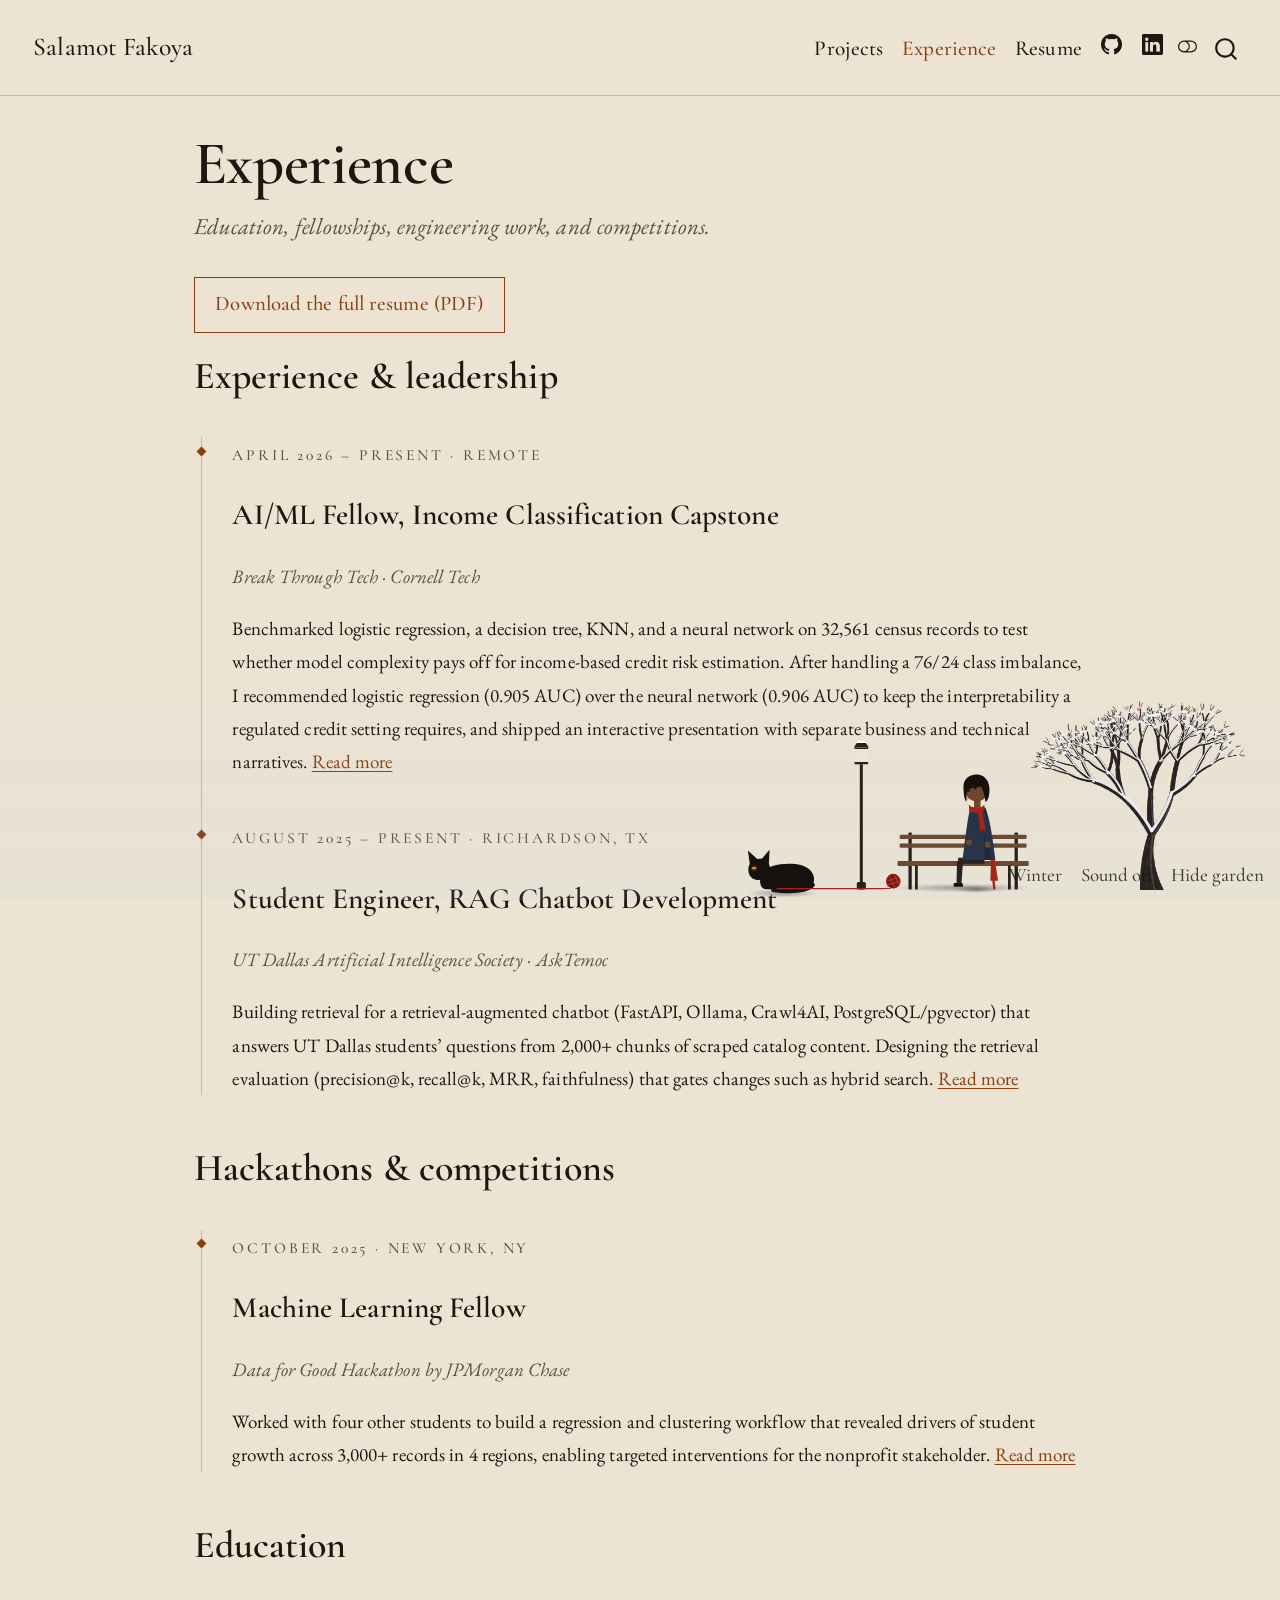
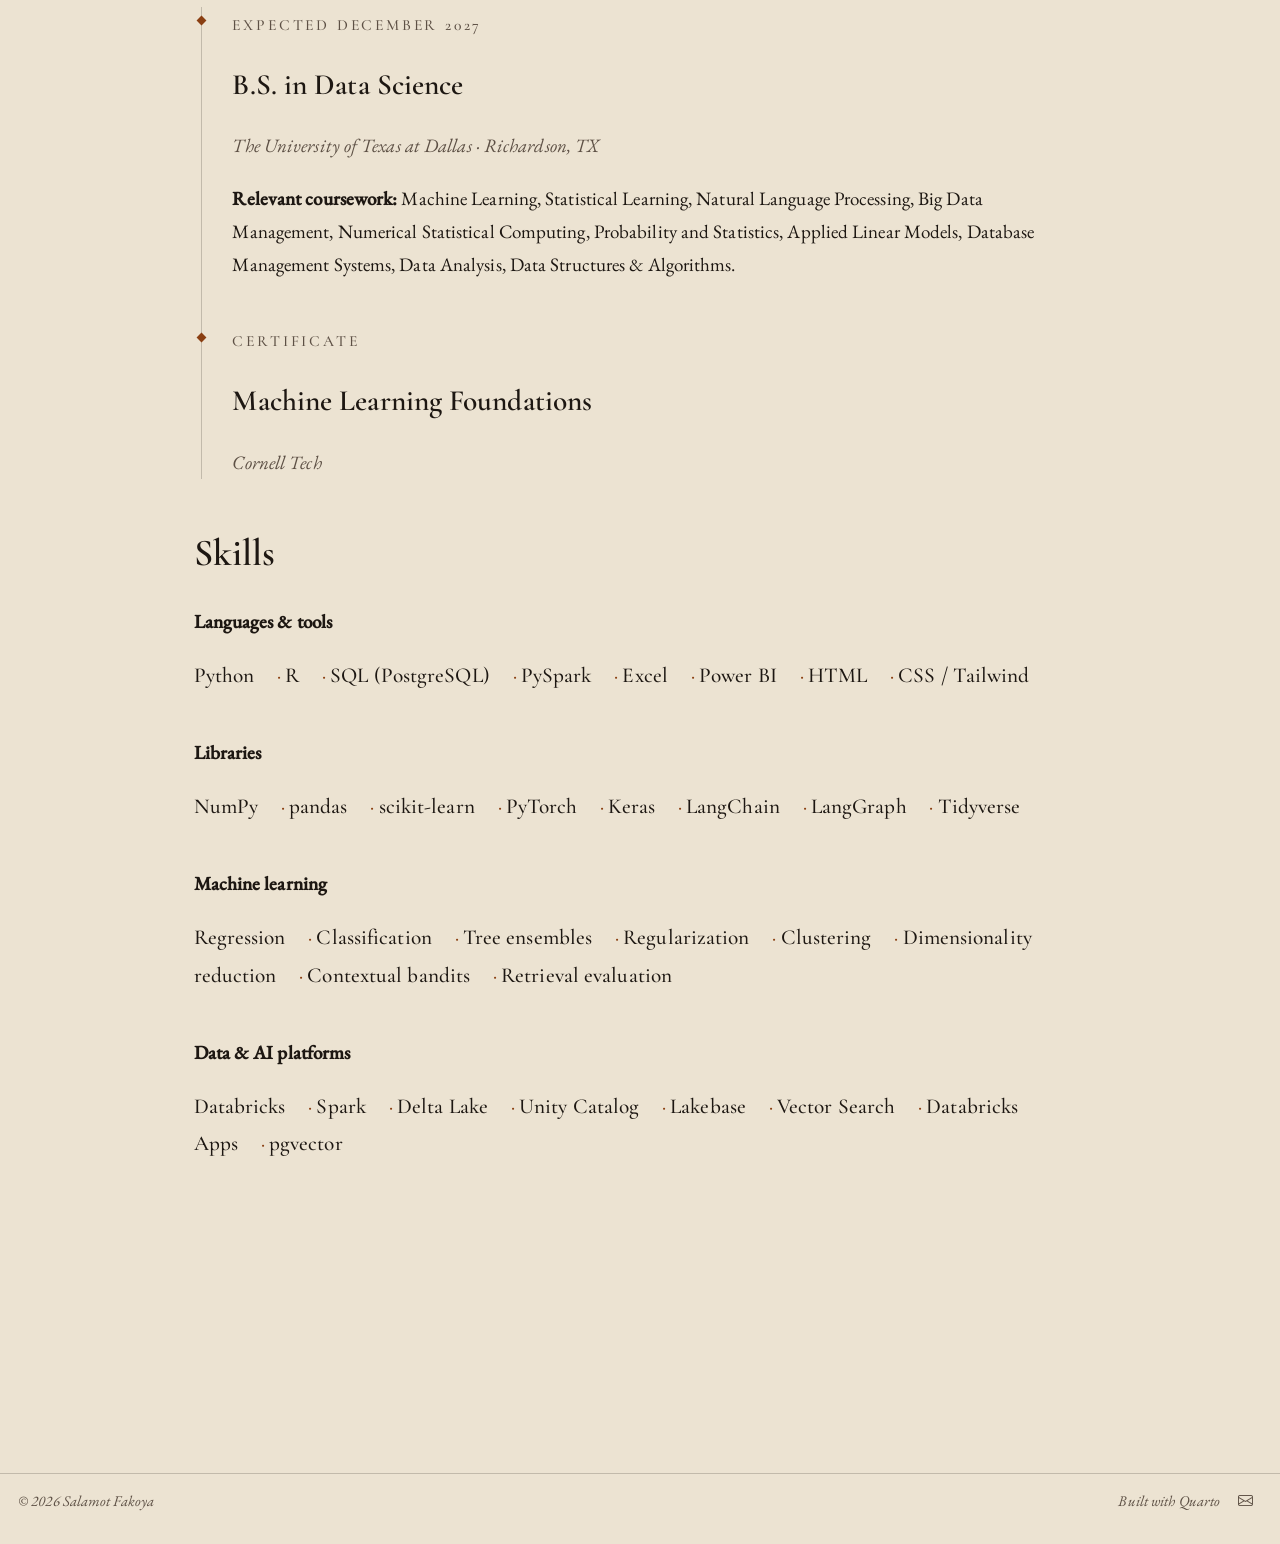
<file: experience.html>
<!DOCTYPE html>
<html xmlns="http://www.w3.org/1999/xhtml" lang="en" xml:lang="en"><head>

<meta charset="utf-8">
<meta name="generator" content="quarto-1.6.42">

<meta name="viewport" content="width=device-width, initial-scale=1.0, user-scalable=yes">


<title>Experience – Salamot Fakoya</title>
<style>
code{white-space: pre-wrap;}
span.smallcaps{font-variant: small-caps;}
div.columns{display: flex; gap: min(4vw, 1.5em);}
div.column{flex: auto; overflow-x: auto;}
div.hanging-indent{margin-left: 1.5em; text-indent: -1.5em;}
ul.task-list{list-style: none;}
ul.task-list li input[type="checkbox"] {
  width: 0.8em;
  margin: 0 0.8em 0.2em -1em; /* quarto-specific, see https://github.com/quarto-dev/quarto-cli/issues/4556 */ 
  vertical-align: middle;
}
</style>


<script src="site_libs/quarto-nav/quarto-nav.js"></script>
<script src="site_libs/quarto-nav/headroom.min.js"></script>
<script src="site_libs/clipboard/clipboard.min.js"></script>
<script src="site_libs/quarto-search/autocomplete.umd.js"></script>
<script src="site_libs/quarto-search/fuse.min.js"></script>
<script src="site_libs/quarto-search/quarto-search.js"></script>
<meta name="quarto:offset" content="./">
<link href="./images/favicon.svg" rel="icon" type="image/svg+xml">
<script src="site_libs/quarto-html/quarto.js"></script>
<script src="site_libs/quarto-html/popper.min.js"></script>
<script src="site_libs/quarto-html/tippy.umd.min.js"></script>
<script src="site_libs/quarto-html/anchor.min.js"></script>
<link href="site_libs/quarto-html/tippy.css" rel="stylesheet">
<link href="site_libs/quarto-html/quarto-syntax-highlighting-2f5df379a58b258e96c21c0638c20c03.css" rel="stylesheet" class="quarto-color-scheme" id="quarto-text-highlighting-styles">
<link href="site_libs/quarto-html/quarto-syntax-highlighting-dark-b53751a350365c71b6c909e95f209ed1.css" rel="stylesheet" class="quarto-color-scheme quarto-color-alternate" id="quarto-text-highlighting-styles">
<script src="site_libs/bootstrap/bootstrap.min.js"></script>
<link href="site_libs/bootstrap/bootstrap-icons.css" rel="stylesheet">
<link href="site_libs/bootstrap/bootstrap-9803fb7ba978ef3249e2e3b5ace4e59b.min.css" rel="stylesheet" append-hash="true" class="quarto-color-scheme" id="quarto-bootstrap" data-mode="light">
<link href="site_libs/bootstrap/bootstrap-dark-29d7e491d005d88677db025148a2b1bf.min.css" rel="stylesheet" append-hash="true" class="quarto-color-scheme quarto-color-alternate" id="quarto-bootstrap" data-mode="dark">
<script id="quarto-search-options" type="application/json">{
  "location": "navbar",
  "copy-button": false,
  "collapse-after": 3,
  "panel-placement": "end",
  "type": "overlay",
  "limit": 50,
  "keyboard-shortcut": [
    "f",
    "/",
    "s"
  ],
  "show-item-context": false,
  "language": {
    "search-no-results-text": "No results",
    "search-matching-documents-text": "matching documents",
    "search-copy-link-title": "Copy link to search",
    "search-hide-matches-text": "Hide additional matches",
    "search-more-match-text": "more match in this document",
    "search-more-matches-text": "more matches in this document",
    "search-clear-button-title": "Clear",
    "search-text-placeholder": "",
    "search-detached-cancel-button-title": "Cancel",
    "search-submit-button-title": "Submit",
    "search-label": "Search"
  }
}</script>
<style>html{ scroll-behavior: smooth; }</style>
<link rel="alternate icon" type="image/png" href="./images/favicon.png">
<link rel="apple-touch-icon" href="./images/favicon-180.png">


<link rel="stylesheet" href="fonts.css">
<meta property="og:title" content="Experience – Salamot Fakoya">
<meta property="og:description" content="Education, fellowships, engineering work, and competitions.">
<meta property="og:site_name" content="Salamot Fakoya">
</head>

<body class="nav-fixed fullcontent">

<div id="quarto-search-results"></div>
  <header id="quarto-header" class="headroom fixed-top">
    <nav class="navbar navbar-expand-md " data-bs-theme="dark">
      <div class="navbar-container container-fluid">
      <div class="navbar-brand-container mx-auto">
    <a class="navbar-brand" href="./index.html">
    <span class="navbar-title">Salamot Fakoya</span>
    </a>
  </div>
            <div id="quarto-search" class="" title="Search"></div>
          <button class="navbar-toggler" type="button" data-bs-toggle="collapse" data-bs-target="#navbarCollapse" aria-controls="navbarCollapse" role="menu" aria-expanded="false" aria-label="Toggle navigation" onclick="if (window.quartoToggleHeadroom) { window.quartoToggleHeadroom(); }">
  <span class="navbar-toggler-icon"></span>
</button>
          <div class="collapse navbar-collapse" id="navbarCollapse">
            <ul class="navbar-nav navbar-nav-scroll ms-auto">
  <li class="nav-item">
    <a class="nav-link" href="./projects/index.html"> 
<span class="menu-text">Projects</span></a>
  </li>  
  <li class="nav-item">
    <a class="nav-link active" href="./experience.html" aria-current="page"> 
<span class="menu-text">Experience</span></a>
  </li>  
  <li class="nav-item">
    <a class="nav-link" href="./Salamot_Fakoya_Resume.pdf" target="_blank"> 
<span class="menu-text">Resume</span></a>
  </li>  
  <li class="nav-item compact">
    <a class="nav-link" href="https://github.com/Sal-Fakoya"> <i class="bi bi-github" role="img" aria-label="GitHub">
</i> 
<span class="menu-text"></span></a>
  </li>  
  <li class="nav-item compact">
    <a class="nav-link" href="https://www.linkedin.com/in/salamotfakoya"> <i class="bi bi-linkedin" role="img" aria-label="LinkedIn">
</i> 
<span class="menu-text"></span></a>
  </li>  
</ul>
          </div> <!-- /navcollapse -->
            <div class="quarto-navbar-tools">
  <a href="" class="quarto-color-scheme-toggle quarto-navigation-tool  px-1" onclick="window.quartoToggleColorScheme(); return false;" title="Toggle dark mode"><i class="bi"></i></a>
</div>
      </div> <!-- /container-fluid -->
    </nav>
</header>
<!-- content -->
<div id="quarto-content" class="quarto-container page-columns page-rows-contents page-layout-article page-navbar">
<!-- sidebar -->
<!-- margin-sidebar -->
    
<!-- main -->
<main class="content" id="quarto-document-content">

<header id="title-block-header" class="quarto-title-block default">
<div class="quarto-title">
<h1 class="title">Experience</h1>
<p class="subtitle lead">Education, fellowships, engineering work, and competitions.</p>
</div>



<div class="quarto-title-meta">

    
  
    
  </div>
  


</header>


<p><a href="Salamot_Fakoya_Resume.pdf" class="btn-sf primary" target="_blank">Download the full resume (PDF)</a></p>
<section id="experience-leadership" class="level2">
<h2 class="anchored" data-anchor-id="experience-leadership">Experience &amp; leadership</h2>
<div class="timeline">
<div class="tl-item">
<p><span class="tl-date">April 2026 – Present · Remote</span></p>
<p><span class="tl-role">AI/ML Fellow, Income Classification Capstone</span></p>
<p><span class="tl-org">Break Through Tech · Cornell Tech</span></p>
<p>Benchmarked logistic regression, a decision tree, KNN, and a neural network on 32,561 census records to test whether model complexity pays off for income-based credit risk estimation. After handling a 76/24 class imbalance, I recommended logistic regression (0.905 AUC) over the neural network (0.906 AUC) to keep the interpretability a regulated credit setting requires, and shipped an interactive presentation with separate business and technical narratives. <a href="./projects/income-classification/index.html">Read more</a></p>
</div>
<div class="tl-item">
<p><span class="tl-date">August 2025 – Present · Richardson, TX</span></p>
<p><span class="tl-role">Student Engineer, RAG Chatbot Development</span></p>
<p><span class="tl-org">UT Dallas Artificial Intelligence Society · AskTemoc</span></p>
<p>Building retrieval for a retrieval-augmented chatbot (FastAPI, Ollama, Crawl4AI, PostgreSQL/pgvector) that answers UT Dallas students’ questions from 2,000+ chunks of scraped catalog content. Designing the retrieval evaluation (precision@k, recall@k, MRR, faithfulness) that gates changes such as hybrid search. <a href="./projects/asktemoc/index.html">Read more</a></p>
</div>
</div>
</section>
<section id="hackathons-competitions" class="level2">
<h2 class="anchored" data-anchor-id="hackathons-competitions">Hackathons &amp; competitions</h2>
<div class="timeline">
<div class="tl-item">
<p><span class="tl-date">October 2025 · New York, NY</span></p>
<p><span class="tl-role">Machine Learning Fellow</span></p>
<p><span class="tl-org">Data for Good Hackathon by JPMorgan Chase</span></p>
<p>Worked with four other students to build a regression and clustering workflow that revealed drivers of student growth across 3,000+ records in 4 regions, enabling targeted interventions for the nonprofit stakeholder. <a href="./projects/jpmc-data-for-good/index.html">Read more</a></p>
</div>
</div>
</section>
<section id="education" class="level2">
<h2 class="anchored" data-anchor-id="education">Education</h2>
<div class="timeline">
<div class="tl-item">
<p><span class="tl-date">Expected December 2027</span></p>
<p><span class="tl-role">B.S. in Data Science</span></p>
<p><span class="tl-org">The University of Texas at Dallas · Richardson, TX</span></p>
<p><strong>Relevant coursework:</strong> Machine Learning, Statistical Learning, Natural Language Processing, Big Data Management, Numerical Statistical Computing, Probability and Statistics, Applied Linear Models, Database Management Systems, Data Analysis, Data Structures &amp; Algorithms.</p>
</div>
<div class="tl-item">
<p><span class="tl-date">Certificate</span></p>
<p><span class="tl-role">Machine Learning Foundations</span></p>
<p><span class="tl-org">Cornell Tech</span></p>
</div>
</div>
</section>
<section id="skills" class="level2">
<h2 class="anchored" data-anchor-id="skills">Skills</h2>
<p><strong>Languages &amp; tools</strong></p>
<div class="chips">
<p><span class="chip">Python</span> <span class="chip">R</span> <span class="chip">SQL (PostgreSQL)</span> <span class="chip">PySpark</span> <span class="chip">Excel</span> <span class="chip">Power BI</span> <span class="chip">HTML</span> <span class="chip">CSS / Tailwind</span></p>
</div>
<p><strong>Libraries</strong></p>
<div class="chips">
<p><span class="chip">NumPy</span> <span class="chip">pandas</span> <span class="chip">scikit-learn</span> <span class="chip">PyTorch</span> <span class="chip">Keras</span> <span class="chip">LangChain</span> <span class="chip">LangGraph</span> <span class="chip">Tidyverse</span></p>
</div>
<p><strong>Machine learning</strong></p>
<div class="chips">
<p><span class="chip">Regression</span> <span class="chip">Classification</span> <span class="chip">Tree ensembles</span> <span class="chip">Regularization</span> <span class="chip">Clustering</span> <span class="chip">Dimensionality reduction</span> <span class="chip">Contextual bandits</span> <span class="chip">Retrieval evaluation</span></p>
</div>
<p><strong>Data &amp; AI platforms</strong></p>
<div class="chips">
<p><span class="chip">Databricks</span> <span class="chip">Spark</span> <span class="chip">Delta Lake</span> <span class="chip">Unity Catalog</span> <span class="chip">Lakebase</span> <span class="chip">Vector Search</span> <span class="chip">Databricks Apps</span> <span class="chip">pgvector</span></p>
</div>


</section>

<a onclick="window.scrollTo(0, 0); return false;" role="button" id="quarto-back-to-top"><i class="bi bi-arrow-up"></i> Back to top</a></main> <!-- /main -->
<script>
(function () {
  var sel = '.tl-item, .chips, .project-meta, .callout-result, .quarto-grid-item, main h2';
  var els = document.querySelectorAll(sel);
  if (!('IntersectionObserver' in window)) return;
  var io = new IntersectionObserver(function (entries) {
    entries.forEach(function (e) {
      if (e.isIntersecting) e.target.classList.add('sf-in'); else if (e.boundingClientRect.top > 0) e.target.classList.remove('sf-in');
    });
  }, { threshold: 0.12, rootMargin: '0px 0px -40px 0px' });
  els.forEach(function (el, i) {
    if (el.closest('.hero, .scene')) return;
    el.classList.add('sf-reveal');
    var sib = el.parentElement ? Array.prototype.indexOf.call(el.parentElement.children, el) : 0;
    el.style.transitionDelay = Math.min(sib, 4) * 80 + 'ms';
    io.observe(el);
  });
  var onScroll = function () { document.body.classList.toggle('sf-scrolled', window.scrollY > 10); };
  window.addEventListener('scroll', onScroll, { passive: true }); onScroll();
})();
</script>
<script>
(function () {
  if (document.querySelector('.scene')) return;
  var s = document.querySelector('script[src*="site_libs/"]');
  var pre = s ? s.getAttribute('src').split('site_libs/')[0] : '';
  var l = document.createElement('link'); l.rel = 'stylesheet'; l.href = pre + 'scene/garden.css'; document.head.appendChild(l);
  var j = document.createElement('script'); j.src = pre + 'scene/garden.js';
  j.onload = function () { window.Garden.init({ controls: true, small: true }); };
  document.body.appendChild(j);
})();
</script>
<script id="quarto-html-after-body" type="application/javascript">
window.document.addEventListener("DOMContentLoaded", function (event) {
  const toggleBodyColorMode = (bsSheetEl) => {
    const mode = bsSheetEl.getAttribute("data-mode");
    const bodyEl = window.document.querySelector("body");
    if (mode === "dark") {
      bodyEl.classList.add("quarto-dark");
      bodyEl.classList.remove("quarto-light");
    } else {
      bodyEl.classList.add("quarto-light");
      bodyEl.classList.remove("quarto-dark");
    }
  }
  const toggleBodyColorPrimary = () => {
    const bsSheetEl = window.document.querySelector("link#quarto-bootstrap");
    if (bsSheetEl) {
      toggleBodyColorMode(bsSheetEl);
    }
  }
  toggleBodyColorPrimary();  
  const disableStylesheet = (stylesheets) => {
    for (let i=0; i < stylesheets.length; i++) {
      const stylesheet = stylesheets[i];
      stylesheet.rel = 'prefetch';
    }
  }
  const enableStylesheet = (stylesheets) => {
    for (let i=0; i < stylesheets.length; i++) {
      const stylesheet = stylesheets[i];
      stylesheet.rel = 'stylesheet';
    }
  }
  const manageTransitions = (selector, allowTransitions) => {
    const els = window.document.querySelectorAll(selector);
    for (let i=0; i < els.length; i++) {
      const el = els[i];
      if (allowTransitions) {
        el.classList.remove('notransition');
      } else {
        el.classList.add('notransition');
      }
    }
  }
  const toggleGiscusIfUsed = (isAlternate, darkModeDefault) => {
    const baseTheme = document.querySelector('#giscus-base-theme')?.value ?? 'light';
    const alternateTheme = document.querySelector('#giscus-alt-theme')?.value ?? 'dark';
    let newTheme = '';
    if(darkModeDefault) {
      newTheme = isAlternate ? baseTheme : alternateTheme;
    } else {
      newTheme = isAlternate ? alternateTheme : baseTheme;
    }
    const changeGiscusTheme = () => {
      // From: https://github.com/giscus/giscus/issues/336
      const sendMessage = (message) => {
        const iframe = document.querySelector('iframe.giscus-frame');
        if (!iframe) return;
        iframe.contentWindow.postMessage({ giscus: message }, 'https://giscus.app');
      }
      sendMessage({
        setConfig: {
          theme: newTheme
        }
      });
    }
    const isGiscussLoaded = window.document.querySelector('iframe.giscus-frame') !== null;
    if (isGiscussLoaded) {
      changeGiscusTheme();
    }
  }
  const toggleColorMode = (alternate) => {
    // Switch the stylesheets
    const alternateStylesheets = window.document.querySelectorAll('link.quarto-color-scheme.quarto-color-alternate');
    manageTransitions('#quarto-margin-sidebar .nav-link', false);
    if (alternate) {
      enableStylesheet(alternateStylesheets);
      for (const sheetNode of alternateStylesheets) {
        if (sheetNode.id === "quarto-bootstrap") {
          toggleBodyColorMode(sheetNode);
        }
      }
    } else {
      disableStylesheet(alternateStylesheets);
      toggleBodyColorPrimary();
    }
    manageTransitions('#quarto-margin-sidebar .nav-link', true);
    // Switch the toggles
    const toggles = window.document.querySelectorAll('.quarto-color-scheme-toggle');
    for (let i=0; i < toggles.length; i++) {
      const toggle = toggles[i];
      if (toggle) {
        if (alternate) {
          toggle.classList.add("alternate");     
        } else {
          toggle.classList.remove("alternate");
        }
      }
    }
    // Hack to workaround the fact that safari doesn't
    // properly recolor the scrollbar when toggling (#1455)
    if (navigator.userAgent.indexOf('Safari') > 0 && navigator.userAgent.indexOf('Chrome') == -1) {
      manageTransitions("body", false);
      window.scrollTo(0, 1);
      setTimeout(() => {
        window.scrollTo(0, 0);
        manageTransitions("body", true);
      }, 40);  
    }
  }
  const isFileUrl = () => { 
    return window.location.protocol === 'file:';
  }
  const hasAlternateSentinel = () => {  
    let styleSentinel = getColorSchemeSentinel();
    if (styleSentinel !== null) {
      return styleSentinel === "alternate";
    } else {
      return false;
    }
  }
  const setStyleSentinel = (alternate) => {
    const value = alternate ? "alternate" : "default";
    if (!isFileUrl()) {
      window.localStorage.setItem("quarto-color-scheme", value);
    } else {
      localAlternateSentinel = value;
    }
  }
  const getColorSchemeSentinel = () => {
    if (!isFileUrl()) {
      const storageValue = window.localStorage.getItem("quarto-color-scheme");
      return storageValue != null ? storageValue : localAlternateSentinel;
    } else {
      return localAlternateSentinel;
    }
  }
  const darkModeDefault = true;
  let localAlternateSentinel = darkModeDefault ? 'alternate' : 'default';
  // Dark / light mode switch
  window.quartoToggleColorScheme = () => {
    // Read the current dark / light value 
    let toAlternate = !hasAlternateSentinel();
    toggleColorMode(toAlternate);
    setStyleSentinel(toAlternate);
    toggleGiscusIfUsed(toAlternate, darkModeDefault);
  };
  // Ensure there is a toggle, if there isn't float one in the top right
  if (window.document.querySelector('.quarto-color-scheme-toggle') === null) {
    const a = window.document.createElement('a');
    a.classList.add('top-right');
    a.classList.add('quarto-color-scheme-toggle');
    a.href = "";
    a.onclick = function() { try { window.quartoToggleColorScheme(); } catch {} return false; };
    const i = window.document.createElement("i");
    i.classList.add('bi');
    a.appendChild(i);
    window.document.body.appendChild(a);
  }
  // Switch to dark mode if need be
  if (hasAlternateSentinel()) {
    toggleColorMode(true);
  } else {
    toggleColorMode(false);
  }
  const icon = "";
  const anchorJS = new window.AnchorJS();
  anchorJS.options = {
    placement: 'right',
    icon: icon
  };
  anchorJS.add('.anchored');
  const isCodeAnnotation = (el) => {
    for (const clz of el.classList) {
      if (clz.startsWith('code-annotation-')) {                     
        return true;
      }
    }
    return false;
  }
  const onCopySuccess = function(e) {
    // button target
    const button = e.trigger;
    // don't keep focus
    button.blur();
    // flash "checked"
    button.classList.add('code-copy-button-checked');
    var currentTitle = button.getAttribute("title");
    button.setAttribute("title", "Copied!");
    let tooltip;
    if (window.bootstrap) {
      button.setAttribute("data-bs-toggle", "tooltip");
      button.setAttribute("data-bs-placement", "left");
      button.setAttribute("data-bs-title", "Copied!");
      tooltip = new bootstrap.Tooltip(button, 
        { trigger: "manual", 
          customClass: "code-copy-button-tooltip",
          offset: [0, -8]});
      tooltip.show();    
    }
    setTimeout(function() {
      if (tooltip) {
        tooltip.hide();
        button.removeAttribute("data-bs-title");
        button.removeAttribute("data-bs-toggle");
        button.removeAttribute("data-bs-placement");
      }
      button.setAttribute("title", currentTitle);
      button.classList.remove('code-copy-button-checked');
    }, 1000);
    // clear code selection
    e.clearSelection();
  }
  const getTextToCopy = function(trigger) {
      const codeEl = trigger.previousElementSibling.cloneNode(true);
      for (const childEl of codeEl.children) {
        if (isCodeAnnotation(childEl)) {
          childEl.remove();
        }
      }
      return codeEl.innerText;
  }
  const clipboard = new window.ClipboardJS('.code-copy-button:not([data-in-quarto-modal])', {
    text: getTextToCopy
  });
  clipboard.on('success', onCopySuccess);
  if (window.document.getElementById('quarto-embedded-source-code-modal')) {
    const clipboardModal = new window.ClipboardJS('.code-copy-button[data-in-quarto-modal]', {
      text: getTextToCopy,
      container: window.document.getElementById('quarto-embedded-source-code-modal')
    });
    clipboardModal.on('success', onCopySuccess);
  }
    var localhostRegex = new RegExp(/^(?:http|https):\/\/localhost\:?[0-9]*\//);
    var mailtoRegex = new RegExp(/^mailto:/);
      var filterRegex = new RegExp('/' + window.location.host + '/');
    var isInternal = (href) => {
        return filterRegex.test(href) || localhostRegex.test(href) || mailtoRegex.test(href);
    }
    // Inspect non-navigation links and adorn them if external
 	var links = window.document.querySelectorAll('a[href]:not(.nav-link):not(.navbar-brand):not(.toc-action):not(.sidebar-link):not(.sidebar-item-toggle):not(.pagination-link):not(.no-external):not([aria-hidden]):not(.dropdown-item):not(.quarto-navigation-tool):not(.about-link)');
    for (var i=0; i<links.length; i++) {
      const link = links[i];
      if (!isInternal(link.href)) {
        // undo the damage that might have been done by quarto-nav.js in the case of
        // links that we want to consider external
        if (link.dataset.originalHref !== undefined) {
          link.href = link.dataset.originalHref;
        }
          // target, if specified
          link.setAttribute("target", "_blank");
          if (link.getAttribute("rel") === null) {
            link.setAttribute("rel", "noopener");
          }
      }
    }
  function tippyHover(el, contentFn, onTriggerFn, onUntriggerFn) {
    const config = {
      allowHTML: true,
      maxWidth: 500,
      delay: 100,
      arrow: false,
      appendTo: function(el) {
          return el.parentElement;
      },
      interactive: true,
      interactiveBorder: 10,
      theme: 'quarto',
      placement: 'bottom-start',
    };
    if (contentFn) {
      config.content = contentFn;
    }
    if (onTriggerFn) {
      config.onTrigger = onTriggerFn;
    }
    if (onUntriggerFn) {
      config.onUntrigger = onUntriggerFn;
    }
    window.tippy(el, config); 
  }
  const noterefs = window.document.querySelectorAll('a[role="doc-noteref"]');
  for (var i=0; i<noterefs.length; i++) {
    const ref = noterefs[i];
    tippyHover(ref, function() {
      // use id or data attribute instead here
      let href = ref.getAttribute('data-footnote-href') || ref.getAttribute('href');
      try { href = new URL(href).hash; } catch {}
      const id = href.replace(/^#\/?/, "");
      const note = window.document.getElementById(id);
      if (note) {
        return note.innerHTML;
      } else {
        return "";
      }
    });
  }
  const xrefs = window.document.querySelectorAll('a.quarto-xref');
  const processXRef = (id, note) => {
    // Strip column container classes
    const stripColumnClz = (el) => {
      el.classList.remove("page-full", "page-columns");
      if (el.children) {
        for (const child of el.children) {
          stripColumnClz(child);
        }
      }
    }
    stripColumnClz(note)
    if (id === null || id.startsWith('sec-')) {
      // Special case sections, only their first couple elements
      const container = document.createElement("div");
      if (note.children && note.children.length > 2) {
        container.appendChild(note.children[0].cloneNode(true));
        for (let i = 1; i < note.children.length; i++) {
          const child = note.children[i];
          if (child.tagName === "P" && child.innerText === "") {
            continue;
          } else {
            container.appendChild(child.cloneNode(true));
            break;
          }
        }
        if (window.Quarto?.typesetMath) {
          window.Quarto.typesetMath(container);
        }
        return container.innerHTML
      } else {
        if (window.Quarto?.typesetMath) {
          window.Quarto.typesetMath(note);
        }
        return note.innerHTML;
      }
    } else {
      // Remove any anchor links if they are present
      const anchorLink = note.querySelector('a.anchorjs-link');
      if (anchorLink) {
        anchorLink.remove();
      }
      if (window.Quarto?.typesetMath) {
        window.Quarto.typesetMath(note);
      }
      if (note.classList.contains("callout")) {
        return note.outerHTML;
      } else {
        return note.innerHTML;
      }
    }
  }
  for (var i=0; i<xrefs.length; i++) {
    const xref = xrefs[i];
    tippyHover(xref, undefined, function(instance) {
      instance.disable();
      let url = xref.getAttribute('href');
      let hash = undefined; 
      if (url.startsWith('#')) {
        hash = url;
      } else {
        try { hash = new URL(url).hash; } catch {}
      }
      if (hash) {
        const id = hash.replace(/^#\/?/, "");
        const note = window.document.getElementById(id);
        if (note !== null) {
          try {
            const html = processXRef(id, note.cloneNode(true));
            instance.setContent(html);
          } finally {
            instance.enable();
            instance.show();
          }
        } else {
          // See if we can fetch this
          fetch(url.split('#')[0])
          .then(res => res.text())
          .then(html => {
            const parser = new DOMParser();
            const htmlDoc = parser.parseFromString(html, "text/html");
            const note = htmlDoc.getElementById(id);
            if (note !== null) {
              const html = processXRef(id, note);
              instance.setContent(html);
            } 
          }).finally(() => {
            instance.enable();
            instance.show();
          });
        }
      } else {
        // See if we can fetch a full url (with no hash to target)
        // This is a special case and we should probably do some content thinning / targeting
        fetch(url)
        .then(res => res.text())
        .then(html => {
          const parser = new DOMParser();
          const htmlDoc = parser.parseFromString(html, "text/html");
          const note = htmlDoc.querySelector('main.content');
          if (note !== null) {
            // This should only happen for chapter cross references
            // (since there is no id in the URL)
            // remove the first header
            if (note.children.length > 0 && note.children[0].tagName === "HEADER") {
              note.children[0].remove();
            }
            const html = processXRef(null, note);
            instance.setContent(html);
          } 
        }).finally(() => {
          instance.enable();
          instance.show();
        });
      }
    }, function(instance) {
    });
  }
      let selectedAnnoteEl;
      const selectorForAnnotation = ( cell, annotation) => {
        let cellAttr = 'data-code-cell="' + cell + '"';
        let lineAttr = 'data-code-annotation="' +  annotation + '"';
        const selector = 'span[' + cellAttr + '][' + lineAttr + ']';
        return selector;
      }
      const selectCodeLines = (annoteEl) => {
        const doc = window.document;
        const targetCell = annoteEl.getAttribute("data-target-cell");
        const targetAnnotation = annoteEl.getAttribute("data-target-annotation");
        const annoteSpan = window.document.querySelector(selectorForAnnotation(targetCell, targetAnnotation));
        const lines = annoteSpan.getAttribute("data-code-lines").split(",");
        const lineIds = lines.map((line) => {
          return targetCell + "-" + line;
        })
        let top = null;
        let height = null;
        let parent = null;
        if (lineIds.length > 0) {
            //compute the position of the single el (top and bottom and make a div)
            const el = window.document.getElementById(lineIds[0]);
            top = el.offsetTop;
            height = el.offsetHeight;
            parent = el.parentElement.parentElement;
          if (lineIds.length > 1) {
            const lastEl = window.document.getElementById(lineIds[lineIds.length - 1]);
            const bottom = lastEl.offsetTop + lastEl.offsetHeight;
            height = bottom - top;
          }
          if (top !== null && height !== null && parent !== null) {
            // cook up a div (if necessary) and position it 
            let div = window.document.getElementById("code-annotation-line-highlight");
            if (div === null) {
              div = window.document.createElement("div");
              div.setAttribute("id", "code-annotation-line-highlight");
              div.style.position = 'absolute';
              parent.appendChild(div);
            }
            div.style.top = top - 2 + "px";
            div.style.height = height + 4 + "px";
            div.style.left = 0;
            let gutterDiv = window.document.getElementById("code-annotation-line-highlight-gutter");
            if (gutterDiv === null) {
              gutterDiv = window.document.createElement("div");
              gutterDiv.setAttribute("id", "code-annotation-line-highlight-gutter");
              gutterDiv.style.position = 'absolute';
              const codeCell = window.document.getElementById(targetCell);
              const gutter = codeCell.querySelector('.code-annotation-gutter');
              gutter.appendChild(gutterDiv);
            }
            gutterDiv.style.top = top - 2 + "px";
            gutterDiv.style.height = height + 4 + "px";
          }
          selectedAnnoteEl = annoteEl;
        }
      };
      const unselectCodeLines = () => {
        const elementsIds = ["code-annotation-line-highlight", "code-annotation-line-highlight-gutter"];
        elementsIds.forEach((elId) => {
          const div = window.document.getElementById(elId);
          if (div) {
            div.remove();
          }
        });
        selectedAnnoteEl = undefined;
      };
        // Handle positioning of the toggle
    window.addEventListener(
      "resize",
      throttle(() => {
        elRect = undefined;
        if (selectedAnnoteEl) {
          selectCodeLines(selectedAnnoteEl);
        }
      }, 10)
    );
    function throttle(fn, ms) {
    let throttle = false;
    let timer;
      return (...args) => {
        if(!throttle) { // first call gets through
            fn.apply(this, args);
            throttle = true;
        } else { // all the others get throttled
            if(timer) clearTimeout(timer); // cancel #2
            timer = setTimeout(() => {
              fn.apply(this, args);
              timer = throttle = false;
            }, ms);
        }
      };
    }
      // Attach click handler to the DT
      const annoteDls = window.document.querySelectorAll('dt[data-target-cell]');
      for (const annoteDlNode of annoteDls) {
        annoteDlNode.addEventListener('click', (event) => {
          const clickedEl = event.target;
          if (clickedEl !== selectedAnnoteEl) {
            unselectCodeLines();
            const activeEl = window.document.querySelector('dt[data-target-cell].code-annotation-active');
            if (activeEl) {
              activeEl.classList.remove('code-annotation-active');
            }
            selectCodeLines(clickedEl);
            clickedEl.classList.add('code-annotation-active');
          } else {
            // Unselect the line
            unselectCodeLines();
            clickedEl.classList.remove('code-annotation-active');
          }
        });
      }
  const findCites = (el) => {
    const parentEl = el.parentElement;
    if (parentEl) {
      const cites = parentEl.dataset.cites;
      if (cites) {
        return {
          el,
          cites: cites.split(' ')
        };
      } else {
        return findCites(el.parentElement)
      }
    } else {
      return undefined;
    }
  };
  var bibliorefs = window.document.querySelectorAll('a[role="doc-biblioref"]');
  for (var i=0; i<bibliorefs.length; i++) {
    const ref = bibliorefs[i];
    const citeInfo = findCites(ref);
    if (citeInfo) {
      tippyHover(citeInfo.el, function() {
        var popup = window.document.createElement('div');
        citeInfo.cites.forEach(function(cite) {
          var citeDiv = window.document.createElement('div');
          citeDiv.classList.add('hanging-indent');
          citeDiv.classList.add('csl-entry');
          var biblioDiv = window.document.getElementById('ref-' + cite);
          if (biblioDiv) {
            citeDiv.innerHTML = biblioDiv.innerHTML;
          }
          popup.appendChild(citeDiv);
        });
        return popup.innerHTML;
      });
    }
  }
});
</script>
</div> <!-- /content -->
<footer class="footer">
  <div class="nav-footer">
    <div class="nav-footer-left">
<p>© 2026 Salamot Fakoya</p>
</div>   
    <div class="nav-footer-center">
      &nbsp;
    </div>
    <div class="nav-footer-right">
      <ul class="footer-items list-unstyled">
    <li class="nav-item">
    <a class="nav-link" href="https://quarto.org">
<p>Built with Quarto</p>
</a>
  </li>  
    <li class="nav-item compact">
    <a class="nav-link" href="mailto:salamot.fakoya08@gmail.com">
      <i class="bi bi-envelope" role="img" aria-label="Email">
</i> 
    </a>
  </li>  
</ul>
    </div>
  </div>
</footer>




<script src="site_libs/quarto-html/zenscroll-min.js"></script>
</body></html>
</file>
<file: site_libs/quarto-html/tippy.css>
.tippy-box[data-animation=fade][data-state=hidden]{opacity:0}[data-tippy-root]{max-width:calc(100vw - 10px)}.tippy-box{position:relative;background-color:#333;color:#fff;border-radius:4px;font-size:14px;line-height:1.4;white-space:normal;outline:0;transition-property:transform,visibility,opacity}.tippy-box[data-placement^=top]>.tippy-arrow{bottom:0}.tippy-box[data-placement^=top]>.tippy-arrow:before{bottom:-7px;left:0;border-width:8px 8px 0;border-top-color:initial;transform-origin:center top}.tippy-box[data-placement^=bottom]>.tippy-arrow{top:0}.tippy-box[data-placement^=bottom]>.tippy-arrow:before{top:-7px;left:0;border-width:0 8px 8px;border-bottom-color:initial;transform-origin:center bottom}.tippy-box[data-placement^=left]>.tippy-arrow{right:0}.tippy-box[data-placement^=left]>.tippy-arrow:before{border-width:8px 0 8px 8px;border-left-color:initial;right:-7px;transform-origin:center left}.tippy-box[data-placement^=right]>.tippy-arrow{left:0}.tippy-box[data-placement^=right]>.tippy-arrow:before{left:-7px;border-width:8px 8px 8px 0;border-right-color:initial;transform-origin:center right}.tippy-box[data-inertia][data-state=visible]{transition-timing-function:cubic-bezier(.54,1.5,.38,1.11)}.tippy-arrow{width:16px;height:16px;color:#333}.tippy-arrow:before{content:"";position:absolute;border-color:transparent;border-style:solid}.tippy-content{position:relative;padding:5px 9px;z-index:1}
</file>
<file: site_libs/quarto-html/quarto-syntax-highlighting-2f5df379a58b258e96c21c0638c20c03.css>
/* quarto syntax highlight colors */
:root {
  --quarto-hl-ot-color: #003B4F;
  --quarto-hl-at-color: #657422;
  --quarto-hl-ss-color: #20794D;
  --quarto-hl-an-color: #5E5E5E;
  --quarto-hl-fu-color: #4758AB;
  --quarto-hl-st-color: #20794D;
  --quarto-hl-cf-color: #003B4F;
  --quarto-hl-op-color: #5E5E5E;
  --quarto-hl-er-color: #AD0000;
  --quarto-hl-bn-color: #AD0000;
  --quarto-hl-al-color: #AD0000;
  --quarto-hl-va-color: #111111;
  --quarto-hl-bu-color: inherit;
  --quarto-hl-ex-color: inherit;
  --quarto-hl-pp-color: #AD0000;
  --quarto-hl-in-color: #5E5E5E;
  --quarto-hl-vs-color: #20794D;
  --quarto-hl-wa-color: #5E5E5E;
  --quarto-hl-do-color: #5E5E5E;
  --quarto-hl-im-color: #00769E;
  --quarto-hl-ch-color: #20794D;
  --quarto-hl-dt-color: #AD0000;
  --quarto-hl-fl-color: #AD0000;
  --quarto-hl-co-color: #5E5E5E;
  --quarto-hl-cv-color: #5E5E5E;
  --quarto-hl-cn-color: #8f5902;
  --quarto-hl-sc-color: #5E5E5E;
  --quarto-hl-dv-color: #AD0000;
  --quarto-hl-kw-color: #003B4F;
}

/* other quarto variables */
:root {
  --quarto-font-monospace: SFMono-Regular, Menlo, Monaco, Consolas, "Liberation Mono", "Courier New", monospace;
}

pre > code.sourceCode > span {
  color: #003B4F;
}

code span {
  color: #003B4F;
}

code.sourceCode > span {
  color: #003B4F;
}

div.sourceCode,
div.sourceCode pre.sourceCode {
  color: #003B4F;
}

code span.ot {
  color: #003B4F;
  font-style: inherit;
}

code span.at {
  color: #657422;
  font-style: inherit;
}

code span.ss {
  color: #20794D;
  font-style: inherit;
}

code span.an {
  color: #5E5E5E;
  font-style: inherit;
}

code span.fu {
  color: #4758AB;
  font-style: inherit;
}

code span.st {
  color: #20794D;
  font-style: inherit;
}

code span.cf {
  color: #003B4F;
  font-weight: bold;
  font-style: inherit;
}

code span.op {
  color: #5E5E5E;
  font-style: inherit;
}

code span.er {
  color: #AD0000;
  font-style: inherit;
}

code span.bn {
  color: #AD0000;
  font-style: inherit;
}

code span.al {
  color: #AD0000;
  font-style: inherit;
}

code span.va {
  color: #111111;
  font-style: inherit;
}

code span.bu {
  font-style: inherit;
}

code span.ex {
  font-style: inherit;
}

code span.pp {
  color: #AD0000;
  font-style: inherit;
}

code span.in {
  color: #5E5E5E;
  font-style: inherit;
}

code span.vs {
  color: #20794D;
  font-style: inherit;
}

code span.wa {
  color: #5E5E5E;
  font-style: italic;
}

code span.do {
  color: #5E5E5E;
  font-style: italic;
}

code span.im {
  color: #00769E;
  font-style: inherit;
}

code span.ch {
  color: #20794D;
  font-style: inherit;
}

code span.dt {
  color: #AD0000;
  font-style: inherit;
}

code span.fl {
  color: #AD0000;
  font-style: inherit;
}

code span.co {
  color: #5E5E5E;
  font-style: inherit;
}

code span.cv {
  color: #5E5E5E;
  font-style: italic;
}

code span.cn {
  color: #8f5902;
  font-style: inherit;
}

code span.sc {
  color: #5E5E5E;
  font-style: inherit;
}

code span.dv {
  color: #AD0000;
  font-style: inherit;
}

code span.kw {
  color: #003B4F;
  font-weight: bold;
  font-style: inherit;
}

.prevent-inlining {
  content: "</";
}

/*# sourceMappingURL=35eb38a806ee71ea6d2563be2308c832.css.map */
</file>
<file: site_libs/quarto-html/quarto-syntax-highlighting-dark-b53751a350365c71b6c909e95f209ed1.css>
/* quarto syntax highlight colors */
:root {
  --quarto-hl-al-color: #f07178;
  --quarto-hl-an-color: #d4d0ab;
  --quarto-hl-at-color: #00e0e0;
  --quarto-hl-bn-color: #d4d0ab;
  --quarto-hl-bu-color: #abe338;
  --quarto-hl-ch-color: #abe338;
  --quarto-hl-co-color: #f8f8f2;
  --quarto-hl-cv-color: #ffd700;
  --quarto-hl-cn-color: #ffd700;
  --quarto-hl-cf-color: #ffa07a;
  --quarto-hl-dt-color: #ffa07a;
  --quarto-hl-dv-color: #d4d0ab;
  --quarto-hl-do-color: #f8f8f2;
  --quarto-hl-er-color: #f07178;
  --quarto-hl-ex-color: #00e0e0;
  --quarto-hl-fl-color: #d4d0ab;
  --quarto-hl-fu-color: #ffa07a;
  --quarto-hl-im-color: #abe338;
  --quarto-hl-in-color: #d4d0ab;
  --quarto-hl-kw-color: #ffa07a;
  --quarto-hl-op-color: #ffa07a;
  --quarto-hl-ot-color: #00e0e0;
  --quarto-hl-pp-color: #dcc6e0;
  --quarto-hl-re-color: #00e0e0;
  --quarto-hl-sc-color: #abe338;
  --quarto-hl-ss-color: #abe338;
  --quarto-hl-st-color: #abe338;
  --quarto-hl-va-color: #00e0e0;
  --quarto-hl-vs-color: #abe338;
  --quarto-hl-wa-color: #dcc6e0;
}

/* other quarto variables */
:root {
  --quarto-font-monospace: SFMono-Regular, Menlo, Monaco, Consolas, "Liberation Mono", "Courier New", monospace;
}

code span.al {
  background-color: #2a0f15;
  font-weight: bold;
  color: #f07178;
}

code span.an {
  color: #d4d0ab;
}

code span.at {
  color: #00e0e0;
}

code span.bn {
  color: #d4d0ab;
}

code span.bu {
  color: #abe338;
}

code span.ch {
  color: #abe338;
}

code span.co {
  font-style: italic;
  color: #f8f8f2;
}

code span.cv {
  color: #ffd700;
}

code span.cn {
  color: #ffd700;
}

code span.cf {
  font-weight: bold;
  color: #ffa07a;
}

code span.dt {
  color: #ffa07a;
}

code span.dv {
  color: #d4d0ab;
}

code span.do {
  color: #f8f8f2;
}

code span.er {
  color: #f07178;
  text-decoration: underline;
}

code span.ex {
  font-weight: bold;
  color: #00e0e0;
}

code span.fl {
  color: #d4d0ab;
}

code span.fu {
  color: #ffa07a;
}

code span.im {
  color: #abe338;
}

code span.in {
  color: #d4d0ab;
}

code span.kw {
  font-weight: bold;
  color: #ffa07a;
}

pre > code.sourceCode > span {
  color: #f8f8f2;
}

code span {
  color: #f8f8f2;
}

code.sourceCode > span {
  color: #f8f8f2;
}

div.sourceCode,
div.sourceCode pre.sourceCode {
  color: #f8f8f2;
}

code span.op {
  color: #ffa07a;
}

code span.ot {
  color: #00e0e0;
}

code span.pp {
  color: #dcc6e0;
}

code span.re {
  background-color: #f8f8f2;
  color: #00e0e0;
}

code span.sc {
  color: #abe338;
}

code span.ss {
  color: #abe338;
}

code span.st {
  color: #abe338;
}

code span.va {
  color: #00e0e0;
}

code span.vs {
  color: #abe338;
}

code span.wa {
  color: #dcc6e0;
}

.prevent-inlining {
  content: "</";
}

/*# sourceMappingURL=ef095d06243fb944689b9469f3a5590a.css.map */
</file>
<file: fonts.css>
@font-face { font-family: "Cormorant Garamond"; font-style: italic; font-weight: 500; font-display: swap; src: url("fonts/cormorant-garamond-latin-500-italic.woff2") format("woff2"); }
@font-face { font-family: "Cormorant Garamond"; font-style: normal; font-weight: 500; font-display: swap; src: url("fonts/cormorant-garamond-latin-500-normal.woff2") format("woff2"); }
@font-face { font-family: "Cormorant Garamond"; font-style: italic; font-weight: 600; font-display: swap; src: url("fonts/cormorant-garamond-latin-600-italic.woff2") format("woff2"); }
@font-face { font-family: "Cormorant Garamond"; font-style: normal; font-weight: 600; font-display: swap; src: url("fonts/cormorant-garamond-latin-600-normal.woff2") format("woff2"); }
@font-face { font-family: "EB Garamond"; font-style: italic; font-weight: 400; font-display: swap; src: url("fonts/eb-garamond-latin-400-italic.woff2") format("woff2"); }
@font-face { font-family: "EB Garamond"; font-style: normal; font-weight: 400; font-display: swap; src: url("fonts/eb-garamond-latin-400-normal.woff2") format("woff2"); }
@font-face { font-family: "EB Garamond"; font-style: normal; font-weight: 500; font-display: swap; src: url("fonts/eb-garamond-latin-500-normal.woff2") format("woff2"); }
@font-face { font-family: "IM Fell English"; font-style: italic; font-weight: 400; font-display: swap; src: url("fonts/im-fell-english-latin-400-italic.woff2") format("woff2"); }
@font-face { font-family: "IM Fell English"; font-style: normal; font-weight: 400; font-display: swap; src: url("fonts/im-fell-english-latin-400-normal.woff2") format("woff2"); }
</file>
<file: scene/scene.css>
/* =========================================================
   Scene engine styles, serious anime edition.
   Two themes: .theme-lantern (Version A) and .theme-ember (Version B).
   Each has night (default) and day.
   ========================================================= */

.scene {
  --bg0: #070504; --bg1: #140c07; --bg2: #24150b;
  --ink: #efe5d3; --muted: #a8998a; --faint: rgba(239, 229, 211, .45);
  --accent: #e8a24a; --ember: #ff7a2f; --seal: #a8241b; --cool: #8fb8ff;
  --line: rgba(232, 162, 74, .32); --card: rgba(18, 12, 8, .72); --card-line: rgba(232, 162, 74, .22);
  --fog: rgba(150, 110, 70, .16); --glow: rgba(255, 160, 70, .32);
  --tear-edge: #ff8a3d; --tear-glow: rgba(255, 120, 40, .9);
  --cat: #0c0a0a; --cat-rim: rgba(255, 170, 90, .75); --cat-eye: #ffcf5a;
  --petal: #f3d7d9; --spark: #ffb36b;
  --after-bg: #0a0705;
  --display: "Cormorant Garamond", "EB Garamond", Georgia, serif;
  --body: "EB Garamond", Georgia, serif;
  --jp: "Yu Mincho", "Hiragino Mincho ProN", "Noto Serif JP", "MS Mincho", serif;
  position: relative; color: var(--ink); font-family: var(--body);
  background: var(--bg0); transition: color .8s ease, background .8s ease;
}
.scene[data-mode="day"] {
  --bg0: #ece3d2; --bg1: #e2d5bd; --bg2: #d6c5a6;
  --ink: #1d1712; --muted: #5d5045; --faint: rgba(29, 23, 18, .45);
  --accent: #8a3f12; --ember: #a8241b; --cool: #1f4fa8;
  --line: rgba(29, 23, 18, .28); --card: rgba(248, 242, 230, .78); --card-line: rgba(29, 23, 18, .2);
  --fog: rgba(255, 252, 244, .55); --glow: rgba(255, 236, 200, .55);
  --tear-edge: #f8f1e2; --tear-glow: rgba(120, 80, 40, .35);
  --cat: #15110e; --cat-rim: rgba(255, 245, 225, .0); --cat-eye: #d99a2b;
  --petal: #e9b8c0; --spark: #3a2c22;
  --after-bg: #e7dcc7;
}
/* Version B: ember dark / misty dawn, IM Fell display */
.scene.theme-ember { --display: "IM Fell English", "EB Garamond", Georgia, serif; --bg0: #0b0907; --bg1: #120d09; --bg2: #1c120b; }
.scene.theme-ember[data-mode="day"] {
  --bg0: #dfe2e6; --bg1: #cfd5dd; --bg2: #b9c2cf;
  --ink: #15181d; --muted: #4c5562; --accent: #7a4a1c; --ember: #6b7a90; --cool: #2b5fb3;
  --line: rgba(21, 24, 29, .25); --card: rgba(240, 243, 247, .75); --card-line: rgba(21, 24, 29, .18);
  --fog: rgba(255, 255, 255, .6); --glow: rgba(255, 236, 200, .7);
  --tear-edge: #f4f6f8; --cat: #14171c; --cat-eye: #c9962f; --spark: #56606e; --after-bg: #d9dde3;
}

.scene *, .scene *::before, .scene *::after { box-sizing: border-box; }
.scene h1, .scene h2, .scene h3 { font-family: var(--display); color: var(--ink); border: 0; margin: 0; font-weight: 500; }
.scene a { color: var(--accent); }
.scene p { margin: 0 0 .7rem; line-height: 1.7; }
.jp { font-family: var(--jp); }

/* ---------- Gate (enter with sound / in silence) ---------- */
.sc-gate {
  position: fixed; inset: 0; z-index: 200; display: grid; place-items: center; text-align: center;
  background: radial-gradient(ellipse at 50% 55%, var(--bg1) 0%, var(--bg0) 70%); color: var(--ink);
  transition: opacity 1.2s ease, visibility 1.2s;
}
.sc-gate.gone { opacity: 0; visibility: hidden; }
.sc-gate .no { font: italic 500 .95rem var(--display); color: var(--muted); letter-spacing: .05em; }
.sc-gate .name { font-family: var(--display); font-size: clamp(2.6rem, 7vw, 5.2rem); line-height: 1; margin: .6rem 0 1.6rem; letter-spacing: .01em; }
.sc-gate .horizon { position: absolute; left: 0; right: 0; top: 50%; height: 1px;
  background: linear-gradient(90deg, transparent, var(--ember) 30%, #ffd6a0 50%, var(--ember) 70%, transparent);
  box-shadow: 0 0 18px 2px var(--glow); opacity: .7; animation: sc-horizon 5s ease-in-out infinite; pointer-events: none; }
.sc-gate .inner { position: relative; z-index: 1; padding: 0 1.2rem; }
.sc-gate button { font-family: var(--display); color: var(--ink); background: none; border: 0; cursor: pointer; }
.sc-gate .with { font-size: clamp(1.5rem, 3vw, 2.1rem); border-bottom: 1px solid var(--faint); padding: .15rem .2rem; transition: color .3s, border-color .3s; }
.sc-gate .with:hover { color: var(--accent); border-color: var(--accent); }
.sc-gate .without { display: block; margin: .7rem auto 0; font-style: italic; font-size: 1.05rem; color: var(--muted); }
.sc-gate .without:hover { color: var(--ink); }
.sc-gate .note { position: absolute; left: 0; right: 0; bottom: 1.6rem; font: italic 1rem var(--body); color: var(--muted); }
@keyframes sc-horizon { 0%, 100% { opacity: .5; transform: scaleX(.92); } 50% { opacity: 1; transform: scaleX(1); } }

/* ---------- Corner UI ---------- */
.sc-ui { position: fixed; inset: 0; z-index: 90; pointer-events: none; font-family: var(--display); color: var(--ink); }
.sc-ui > * { position: absolute; pointer-events: auto; }
.sc-ui .tl { left: clamp(16px, 3vw, 36px); top: 20px; font-size: 1.35rem; text-decoration: none; color: var(--ink); display: flex; align-items: center; gap: .6rem; }
.sc-ui .tc { left: 50%; top: 24px; transform: translateX(-50%); font-size: .78rem; letter-spacing: .22em; text-transform: uppercase; color: var(--muted); white-space: nowrap; transition: opacity .4s; }
.sc-ui .tr { right: clamp(16px, 3vw, 36px); top: 20px; display: flex; gap: 1.3rem; align-items: center; }
.sc-ui .tr button, .sc-ui .tr a { font: 500 1.08rem var(--display); color: var(--ink); background: none; border: 0; cursor: pointer; padding: 0; text-decoration: none; }
.sc-ui .tr button:hover, .sc-ui .tr a:hover { color: var(--accent); }
.sc-ui .bl { left: clamp(16px, 3vw, 36px); bottom: 20px; font: italic 1rem var(--body); color: var(--muted); }
.sc-ui .br { left: 50%; transform: translateX(-50%); bottom: 20px; white-space: nowrap; font: italic 1rem var(--body); color: var(--muted); transition: opacity .4s; }
.sc-ui .seal-mini { width: 26px; height: 26px; }
.sc-contents { position: fixed; inset: 0; z-index: 150; background: rgba(5, 3, 2, .88); backdrop-filter: blur(6px); display: grid; place-items: center;
  opacity: 0; visibility: hidden; transition: opacity .5s, visibility .5s; font-family: var(--display); }
.scene[data-mode="day"] .sc-contents { background: rgba(236, 227, 210, .94); }
.sc-contents.open { opacity: 1; visibility: visible; }
.sc-contents ol { list-style: none; padding: 0; margin: 0; text-align: center; }
.sc-contents li { margin: .5rem 0; }
.sc-contents a, .sc-contents button.go { font-family: var(--display); font-size: clamp(1.5rem, 3.4vw, 2.3rem); color: var(--ink); text-decoration: none; background: none; border: 0; cursor: pointer; }
.sc-contents a:hover, .sc-contents button.go:hover { color: var(--accent); }
.sc-contents .num { display: block; font: italic .9rem var(--body); color: var(--muted); }
.sc-contents .x { position: absolute; top: 20px; right: clamp(16px, 3vw, 36px); font: 500 1.08rem var(--display); color: var(--ink); background: none; border: 0; cursor: pointer; }

/* ---------- Stage + panels ---------- */
.scene-stage { position: relative; height: 100vh; height: 100svh; overflow: hidden; }
.sc-panel { position: absolute; inset: 0; overflow: hidden; display: flex; align-items: center; justify-content: center;
  padding: 84px clamp(20px, 7vw, 110px) 190px; }
.sc-landing { background: radial-gradient(ellipse at 22% 30%, var(--bg2) 0%, var(--bg1) 38%, var(--bg0) 78%); }
.sc-now { background: radial-gradient(ellipse at 80% 70%, var(--bg2) 0%, var(--bg1) 40%, var(--bg0) 85%); }
.sc-projects { background: radial-gradient(ellipse at 50% 20%, var(--bg2) 0%, var(--bg1) 45%, var(--bg0) 90%); }
.tear { position: absolute; inset: 0; }
.tear-landing { z-index: 3; }
.tear-now { z-index: 2; }
.sc-projects { z-index: 1; }
.shard { position: absolute; inset: 0; will-change: transform; }
.shard-edge, .shard-inner { position: absolute; inset: 0; }
.shard-edge { opacity: 0; background: var(--tear-edge); filter: drop-shadow(0 0 10px var(--tear-glow)) drop-shadow(0 0 26px var(--tear-glow)); }
.shard-inner > .sc-panel { position: absolute; inset: 0; }

/* ---------- Atmosphere (constant motion) ---------- */
.sc-deco { position: absolute; inset: 0; pointer-events: none; overflow: hidden; }
.sc-fog { position: absolute; width: 80vmax; height: 50vmax; border-radius: 50%;
  background: radial-gradient(ellipse, var(--fog) 0%, transparent 65%); filter: blur(20px);
  animation: sc-fog linear infinite alternate; }
@keyframes sc-fog { from { transform: translate(-12vw, 0) scale(1); } to { transform: translate(14vw, -3vh) scale(1.15); } }
.sc-lantern { position: absolute; width: 70vmax; height: 70vmax; left: -22vmax; top: -30vmax; border-radius: 50%;
  background: radial-gradient(circle, var(--glow) 0%, transparent 60%); animation: sc-flicker 6s steps(1) infinite; }
@keyframes sc-flicker {
  0% { opacity: .85; } 7% { opacity: .95; } 9% { opacity: .78; } 12% { opacity: .92; } 31% { opacity: 1; } 33% { opacity: .82; }
  35% { opacity: .96; } 58% { opacity: .9; } 61% { opacity: 1; } 79% { opacity: .84; } 82% { opacity: .97; } 100% { opacity: .88; }
}
.sc-horizon { position: absolute; left: 0; right: 0; top: 63%; height: 1px;
  background: linear-gradient(90deg, transparent, var(--ember) 25%, #ffd9a8 50%, var(--ember) 75%, transparent);
  box-shadow: 0 0 22px 3px var(--glow); animation: sc-horizon 6s ease-in-out infinite; }
.theme-lantern .sc-horizon { display: none; }
.sc-shine { position: absolute; inset: -40% -60%;
  background: linear-gradient(105deg, transparent 44%, rgba(255, 210, 150, .1) 49%, rgba(255, 225, 180, .22) 50%, rgba(255, 210, 150, .1) 51%, transparent 56%);
  animation: sc-shine 11s ease-in-out infinite; mix-blend-mode: screen; }
.scene[data-mode="day"] .sc-shine { mix-blend-mode: soft-light; opacity: .8; }
@keyframes sc-shine { 0% { transform: translateX(-60%); } 26% { transform: translateX(60%); } 100% { transform: translateX(60%); } }
.sc-star { position: absolute; width: 2px; height: 2px; border-radius: 50%; background: #fff4e2;
  box-shadow: 0 0 6px 1px rgba(255, 210, 160, .7); animation: sc-star var(--d, 4s) ease-in-out var(--dl, 0s) infinite; transition: opacity 1s; }
.scene[data-mode="day"] .sc-star { opacity: 0 !important; animation: none; }
@keyframes sc-star { 0%, 100% { opacity: .15; transform: scale(.7); } 50% { opacity: .95; transform: scale(1.4); } }
.sc-kanji { position: absolute; right: clamp(16px, 4vw, 54px); top: 50%; transform: translateY(-50%);
  writing-mode: vertical-rl; font-family: var(--jp); font-size: clamp(1.2rem, 1.8vw, 1.7rem); letter-spacing: .5em; color: var(--faint); }
.sc-grain { position: absolute; inset: -50%; opacity: .07; mix-blend-mode: overlay;
  background-image: url("data:image/svg+xml,%3Csvg xmlns='http://www.w3.org/2000/svg' width='160' height='160'%3E%3Cfilter id='n'%3E%3CfeTurbulence type='fractalNoise' baseFrequency='.9' numOctaves='2' stitchTiles='stitch'/%3E%3C/filter%3E%3Crect width='100%25' height='100%25' filter='url(%23n)'/%3E%3C/svg%3E");
  animation: sc-grain 1.2s steps(4) infinite; }
.scene[data-mode="day"] .sc-grain { opacity: .14; mix-blend-mode: multiply; }
@keyframes sc-grain { 0% { transform: translate(0, 0); } 25% { transform: translate(-3%, 2%); } 50% { transform: translate(2%, -3%); } 75% { transform: translate(-2%, -1%); } 100% { transform: translate(0, 0); } }

/* ---------- Landing content ---------- */
.sc-landing-inner { position: relative; z-index: 2; width: 100%; max-width: 1180px;
  display: grid; grid-template-columns: 1.35fr .65fr; gap: 3rem; align-items: center; }
.sc-chapter { font: 500 .8rem var(--display); letter-spacing: .24em; text-transform: uppercase; color: var(--accent); margin-bottom: 1rem; display: flex; align-items: center; gap: .8rem; }
.sc-chapter::after { content: ""; height: 1px; width: 60px; background: var(--line); }
.sc-title { font-family: var(--display); font-size: clamp(2.6rem, 5.8vw, 4.9rem); line-height: 1.02; letter-spacing: -.005em; font-weight: 500; margin: 0 0 1.4rem; }
.sc-title .seem { color: var(--muted); font-style: italic; display: inline-block; opacity: 0; }
.sc-title .dot { display: inline-block; color: var(--cool); opacity: 0; transform: translateY(-1.4em); margin-left: -.02em; }
.sc-title .cool { display: inline-block; color: var(--cool); opacity: 0; font-style: italic; }
.sc-go .sc-title .seem { animation: sc-rise 1.1s ease-out .5s forwards; }
.sc-go .sc-title .dot { animation: sc-drop 1.4s cubic-bezier(.3, 0, .3, 1) forwards, sc-hop 7s ease-in-out infinite; }
.sc-go .sc-title .dot:nth-of-type(1) { animation-delay: 1.5s, 9s; }
.sc-go .sc-title .dot:nth-of-type(2) { animation-delay: 2.3s, 9.2s; }
.sc-go .sc-title .dot:nth-of-type(3) { animation-delay: 3.1s, 9.4s; }
.sc-go .sc-title .cool { animation: sc-reveal 1.6s ease-out 4.3s forwards, sc-cool 5s ease-in-out 6s infinite; }
@keyframes sc-rise { from { opacity: 0; transform: translateY(.3em); filter: blur(6px); } to { opacity: 1; transform: none; filter: none; } }
@keyframes sc-drop {
  0% { opacity: 0; transform: translateY(-1.4em); } 45% { opacity: 1; transform: translateY(0); }
  60% { transform: translateY(-.32em); } 74% { transform: translateY(0); } 85% { transform: translateY(-.1em); } 94%, 100% { opacity: 1; transform: translateY(0); }
}
@keyframes sc-hop { 0%, 10%, 100% { transform: translateY(0); } 4% { transform: translateY(-.22em); } 7% { transform: translateY(-.04em); } }
@keyframes sc-reveal { from { opacity: 0; filter: blur(10px); letter-spacing: .2em; } to { opacity: 1; filter: none; letter-spacing: 0; } }
@keyframes sc-cool { 0%, 100% { text-shadow: 0 0 0 transparent; } 50% { text-shadow: 0 0 26px rgba(143, 184, 255, .55); } }
.sc-lede { font-size: clamp(1.05rem, 1.35vw, 1.22rem); color: var(--muted); max-width: 40rem; line-height: 1.7; }
.sc-go .sc-lede, .sc-go .sc-actions, .sc-go .sc-chapter { animation: sc-rise 1.4s ease-out both; }
.sc-go .sc-chapter { animation-delay: .2s; }
.sc-go .sc-lede { animation-delay: 5.2s; }
.sc-go .sc-actions { animation-delay: 5.8s; }
.sc-lede, .sc-actions, .sc-chapter { opacity: 0; }
.sc-go .sc-lede, .sc-go .sc-actions, .sc-go .sc-chapter { opacity: 1; }
.sc-actions { display: flex; flex-wrap: wrap; gap: 1.6rem; margin-top: 1.6rem; align-items: baseline; }
.sc-btn { font: 500 1.12rem var(--display); color: var(--ink) !important; text-decoration: none; background: none; border: 0;
  border-bottom: 1px solid var(--faint); padding: .1rem .1rem .15rem; cursor: pointer; transition: color .3s, border-color .3s; display: inline-flex; gap: .45rem; align-items: center; }
.sc-btn:hover { color: var(--accent) !important; border-color: var(--accent); }
.sc-btn.primary { border: 1px solid var(--line); padding: .55rem 1.2rem; background: rgba(232, 162, 74, .06); }
.sc-btn.primary:hover { background: rgba(232, 162, 74, .14); }

.sc-seal { justify-self: center; position: relative; width: clamp(130px, 15vw, 190px); aspect-ratio: 1; }
.sc-seal svg { width: 100%; height: 100%; display: block; transform: rotate(-4deg); filter: drop-shadow(0 0 30px rgba(168, 36, 27, .35)); }
.sc-seal::before { content: ""; position: absolute; inset: -40%; border-radius: 50%;
  background: radial-gradient(circle, var(--glow) 0%, transparent 62%); animation: sc-flicker 5s steps(1) infinite; }

/* ---------- Chapters ---------- */
.sc-section { position: relative; z-index: 2; width: 100%; max-width: 1180px; }
.sc-kicker { font: 500 .8rem var(--display); letter-spacing: .24em; text-transform: uppercase; color: var(--accent); display: flex; gap: .8rem; align-items: center; }
.sc-kicker .jp { letter-spacing: .2em; font-size: .95rem; color: var(--muted); }
.sc-h2 { font-family: var(--display); font-size: clamp(2rem, 4vw, 3.3rem); font-weight: 500; margin: .3rem 0 1.8rem !important; line-height: 1.05; }
.sc-headrow { display: flex; justify-content: space-between; align-items: flex-end; gap: 1rem; flex-wrap: wrap; }
.sc-headrow a { font: italic 1.05rem var(--body); text-decoration: none; color: var(--muted); border-bottom: 1px solid var(--faint); margin-bottom: 1.9rem; }
.sc-headrow a:hover { color: var(--accent); }
.sc-now-grid { display: grid; grid-template-columns: repeat(3, 1fr); gap: 0; border-top: 1px solid var(--line); }
.sc-entry { padding: 1.4rem 1.6rem 1.2rem 0; border-right: 1px solid var(--line); margin-right: 1.6rem; position: relative; }
.sc-entry:last-child { border-right: 0; margin-right: 0; }
.sc-entry .no { font: italic 1rem var(--display); color: var(--accent); }
.sc-date { font: 500 .74rem var(--display); letter-spacing: .18em; text-transform: uppercase; color: var(--muted); margin: .5rem 0 .3rem; }
.sc-role { font-family: var(--display); font-weight: 600; font-size: 1.45rem; line-height: 1.15; margin: .2rem 0 .25rem; }
.sc-org { font-style: italic; color: var(--muted); margin-bottom: .8rem; font-size: 1rem; }
.sc-entry p { font-size: 1rem; margin: 0; color: var(--ink); opacity: .85; }

.sc-proj-grid { display: grid; grid-template-columns: repeat(3, 1fr); gap: 1.6rem; }
.sc-card { background: var(--card); border: 1px solid var(--card-line); display: flex; flex-direction: column; overflow: hidden; position: relative; backdrop-filter: blur(4px); }
.sc-card::before { content: attr(data-no); position: absolute; top: .7rem; left: .9rem; z-index: 2; font: italic 1rem var(--display); color: #f5e9d6; text-shadow: 0 1px 6px #000; }
.sc-card img { width: 100%; height: clamp(90px, 15vh, 150px); object-fit: cover; display: block; filter: saturate(.85); }
.sc-card-body { padding: 1rem 1.2rem 1.15rem; display: flex; flex-direction: column; flex: 1; }
.sc-for { font: 500 .72rem var(--display); letter-spacing: .18em; text-transform: uppercase; color: var(--accent); margin-bottom: .35rem; }
.sc-card h3 { font-size: 1.55rem; font-weight: 600; margin-bottom: .35rem; line-height: 1.1; }
.sc-card p { font-size: .98rem; color: var(--muted); line-height: 1.55; margin-bottom: .55rem; }
.sc-card .ask { color: var(--ink); font-style: italic; }
.sc-card-actions { margin-top: auto; display: flex; flex-wrap: wrap; align-items: center; gap: 1rem; padding-top: .3rem; }
.sc-card-actions .sc-btn { font-size: 1rem; }
.sc-card-actions .sc-btn.primary { padding: .35rem .85rem; }
.sc-more { font: italic 1rem var(--body); text-decoration: none; background: none; border: 0; color: var(--accent); cursor: pointer; padding: 0; }
.sc-heart svg { width: 15px; height: 15px; fill: none; stroke: var(--seal); stroke-width: 2.2; transition: fill .3s; }
.scene:not([data-mode="day"]) .sc-heart svg { stroke: #e0574a; }
.sc-heart.on svg { fill: currentColor; }
.sc-heart.on { color: #e0574a !important; }
.sc-heart.pop svg { animation: sc-heartpop .5s ease; }
@keyframes sc-heartpop { 40% { transform: scale(1.5); } }

.theme-lantern .sc-card img { height: clamp(70px, 11vh, 120px); }
.theme-lantern .sc-card-body { padding: .85rem 1.1rem 1rem; }

/* ---------- FX layer ---------- */
.scene-fx { position: fixed; inset: 0; pointer-events: none; z-index: 60; overflow: hidden; transition: opacity .6s ease; }
.scene-fx.hidden .sc-cat, .scene-fx.hidden .sc-ball { opacity: 0; }
.sc-embers { position: absolute; inset: 0; width: 100%; height: 100%; }
.sc-sword { position: absolute; left: 0; top: 0; width: 600px; height: 40px; transform-origin: 478px 20px; opacity: 0; filter: drop-shadow(0 0 6px rgba(255, 255, 255, .3)); }
.sc-saya { position: absolute; left: 0; top: 0; width: 500px; height: 40px; transform-origin: 500px 20px; opacity: 0; }
.sc-slash { position: absolute; left: 0; top: 0; width: 900px; height: 26px; transform-origin: 900px 13px; opacity: 0;
  filter: drop-shadow(0 0 10px #ff8a3d) drop-shadow(0 0 26px rgba(255, 120, 40, .8)); }
.sc-sword svg, .sc-saya svg, .sc-slash svg { width: 100%; height: 100%; overflow: visible; display: block; }
.scene-fx.hidden .sc-sword, .scene-fx.hidden .sc-saya, .scene-fx.hidden .sc-slash { opacity: 0 !important; }
.sc-hint2 { margin-top: 1.4rem; font: italic 1rem var(--body); color: var(--muted); opacity: 0; }
.sc-go .sc-hint2 { animation: sc-rise 1.4s ease-out 6.6s both; opacity: 1; }
.theme-ember .sc-hint2 { text-align: center; }
.sc-flash { position: absolute; inset: 0; width: 100%; height: 100%; opacity: 0; }
.sc-flash polyline { fill: none; stroke: #ffd2a0; stroke-width: 3; filter: drop-shadow(0 0 8px var(--ember)) drop-shadow(0 0 22px var(--ember)); }

.sc-ball { position: absolute; left: 0; bottom: 18px; width: 30px; height: 30px; transition: opacity .6s; }
.sc-ball svg { width: 100%; height: 100%; display: block; overflow: visible; }
.sc-cat { position: absolute; left: 0; bottom: 14px; width: 128px; height: 112px; pointer-events: auto; cursor: pointer; transition: opacity .6s; }
.sc-cat svg { position: absolute; left: 0; bottom: 0; overflow: visible; transition: opacity .35s ease; }
.sc-cat .cat-stand { width: 128px; }
.sc-cat .cat-sit { width: 78px; left: 26px; opacity: 0; }
.sc-cat.sitting .cat-stand { opacity: 0; }
.sc-cat.sitting .cat-sit { opacity: 1; }
.sc-cat .sil { fill: var(--cat); stroke: var(--cat-rim); stroke-width: 1.4; stroke-linejoin: round; }
.sc-cat .tailp { fill: none; stroke: var(--cat); stroke-width: 7; stroke-linecap: round; }
.sc-cat .tailrim { fill: none; stroke: var(--cat-rim); stroke-width: 9.6; stroke-linecap: round; }
.sc-cat .eye { fill: var(--cat-eye); filter: drop-shadow(0 0 3px var(--cat-eye)); }
.sc-cat .lid { fill: none; stroke: var(--cat-eye); stroke-width: 1.6; stroke-linecap: round; opacity: 0; }
.sc-cat .leg { transform-box: fill-box; transform-origin: 50% 0%; }
.sc-cat.walking .leg.a { animation: sc-leg .36s ease-in-out infinite alternate; }
.sc-cat.walking .leg.b { animation: sc-leg .36s ease-in-out infinite alternate-reverse; }
@keyframes sc-leg { from { transform: rotate(-22deg); } to { transform: rotate(22deg); } }
.sc-cat.walking .bodyg { animation: sc-bob .18s ease-in-out infinite alternate; }
@keyframes sc-bob { from { transform: translateY(0); } to { transform: translateY(-2px); } }
.sc-cat .tail-stand { transform-box: fill-box; transform-origin: 0% 100%; animation: sc-wag 1.6s ease-in-out infinite alternate; }
@keyframes sc-wag { from { transform: rotate(-6deg); } to { transform: rotate(8deg); } }
.sc-cat .breath { transform-box: fill-box; transform-origin: 50% 100%; animation: sc-breath 3.4s ease-in-out infinite; }
@keyframes sc-breath { 0%, 100% { transform: scaleY(1); } 50% { transform: scaleY(1.02); } }
.sc-cat .head-sit { transform-box: fill-box; transform-origin: 50% 95%; transition: transform .6s ease; }
.sc-cat .mouth-yawn { fill: #7a1d1d; transform-box: fill-box; transform-origin: 50% 0%; transform: scaleY(0); transition: transform .5s ease; }
.sc-cat.yawning .head-sit { transform: rotate(-8deg) translateY(-2px); }
.sc-cat.yawning .eye { opacity: 0; }
.sc-cat.yawning .lid { opacity: 1; }
.sc-cat.yawning .mouth-yawn { transform: scaleY(1); }
.sc-cat .blink { animation: sc-blink 5.5s infinite; transform-box: fill-box; transform-origin: center; }
@keyframes sc-blink { 0%, 94%, 100% { transform: scaleY(1); } 96% { transform: scaleY(.1); } }
.sc-cat .tail-sit { transform-box: fill-box; transform-origin: 0% 100%; }
.sc-cat.swish .tail-sit { animation: sc-swish 1.8s ease-in-out infinite alternate; }
@keyframes sc-swish { from { transform: rotate(-20deg); } to { transform: rotate(18deg); } }
.sc-meow { position: absolute; font: italic 1rem var(--display); color: var(--ink); opacity: 0; pointer-events: none; white-space: nowrap; }
.sc-meow.show { animation: sc-meow 1.8s ease-out forwards; }
@keyframes sc-meow { 0% { opacity: 0; transform: translateY(0); } 20% { opacity: .9; } 100% { opacity: 0; transform: translateY(-26px); } }

.sc-petal { position: absolute; top: -24px; width: var(--w, 10px); height: var(--w, 10px); animation: sc-fall var(--t, 3s) cubic-bezier(.35, .2, .7, 1) forwards; }
.sc-petal svg { width: 100%; height: 100%; display: block; }
.sc-petal path { fill: var(--petal); opacity: .85; }
.sc-drop { position: absolute; top: -30px; width: 1px; height: 22px;
  background: linear-gradient(to bottom, transparent, rgba(200, 215, 235, .75)); animation: sc-rain var(--t, 1s) linear forwards; }
.scene[data-mode="day"] .sc-drop { background: linear-gradient(to bottom, transparent, rgba(40, 50, 70, .45)); }
@keyframes sc-fall { 0% { transform: translate(0, 0) rotate(0); opacity: 0; } 8% { opacity: 1; } 100% { transform: translate(var(--dx, 40px), 108vh) rotate(var(--r, 360deg)); opacity: .7; } }
@keyframes sc-rain { 0% { transform: translate(0, 0); opacity: 0; } 10% { opacity: 1; } 100% { transform: translate(var(--dx, -30px), 108vh); opacity: .5; } }

/* ---------- After-stage ---------- */
.scene-after { background: var(--after-bg); padding: 4.5rem clamp(20px, 7vw, 110px) 240px; position: relative; z-index: 5; transition: background .8s; border-top: 1px solid var(--line); }
.scene-after .sc-section { margin: 0 auto 4.5rem; }
.sc-chips { display: flex; flex-wrap: wrap; gap: .3rem 1.4rem; }
.sc-chip { font: 500 1.15rem var(--display); color: var(--ink); }
.sc-chip::after { content: "·"; margin-left: 1.4rem; color: var(--accent); }
.sc-chip:last-child::after { content: ""; }

/* ---------- Theme B layout (centered, Philos-like) ---------- */
.theme-ember .sc-landing-inner { grid-template-columns: 1fr; text-align: center; justify-items: center; max-width: 980px; }
.theme-ember .sc-landing-inner .sc-seal { display: none; }
.theme-ember .sc-chapter { justify-content: center; }
.theme-ember .sc-chapter::before { content: ""; height: 1px; width: 60px; background: var(--line); }
.theme-ember .sc-title { font-size: clamp(2.6rem, 6.4vw, 5.4rem); }
.theme-ember .sc-lede { margin: 0 auto; }
.theme-ember .sc-actions { justify-content: center; }
.theme-ember .sc-kanji { right: auto; left: clamp(16px, 4vw, 54px); }
.theme-ember .sc-card { border: 0; border-top: 1px solid var(--line); background: transparent; backdrop-filter: none; }
.theme-ember .sc-card img { border: 1px solid var(--card-line); }
.theme-ember .sc-card-body { padding-left: 0; padding-right: 0; }

/* ---------- Static fallback ---------- */
.scene--static .scene-stage { height: auto; }
.scene--static .sc-panel { position: relative; min-height: 100vh; }

/* ---------- Responsive ---------- */
@media (max-width: 860px) {
  .sc-landing-inner { grid-template-columns: 1fr; gap: 1rem; }
  .sc-seal { display: none; }
  .theme-ember .sc-seal { display: none; }
  .sc-panel { padding: 76px 20px calc(var(--garden-h, 150px) + 14px); align-items: flex-start; }
  .sc-now-grid { grid-template-columns: 1fr; }
  .sc-entry { border-right: 0; margin-right: 0; padding: .9rem 0; border-bottom: 1px solid var(--line); }
  .sc-proj-grid { display: flex; flex-direction: column; align-items: center; justify-content: flex-start; gap: .85rem; }
  .sc-card { width: 100%; max-width: 560px; flex: 0 0 auto; }
  .sc-card-body { padding: 1rem 1.15rem 1.15rem; }
  .sc-card h3 { font-size: 1.55rem; }
  .sc-card p { font-size: 1rem; line-height: 1.6; }
  .sc-ui .tc, .sc-ui .bl, .sc-ui .br { display: none; }
  .sc-ui .tr { gap: .9rem; top: 18px; }
  .sc-ui .tl { font-size: 1.05rem; top: 18px; }
  .sc-ui .tl .seal-mini { width: 20px; height: 20px; }
  .sc-ui .tr button { font-size: .98rem !important; }
  .sc-ui .tr .hide-sm { display: none; }
  .sc-kanji { display: none; }
  .sc-lede { font-size: 1rem; }
  .sc-title { font-size: 2.5rem; }
}
@media (max-height: 740px) and (min-width: 861px) {
  .sc-panel { padding-bottom: 150px; }
  .sc-title { font-size: clamp(2.3rem, 5vw, 3.8rem); margin-bottom: 1rem; }
  .sc-lede { font-size: 1rem; }
  .sc-entry p { font-size: .93rem; }
  .sc-card p { font-size: .9rem; }
  .sc-card h3 { font-size: 1.35rem; }
}
@media (prefers-reduced-motion: reduce) {
  .scene *, .scene *::before, .scene *::after { animation-duration: .001s !important; animation-iteration-count: 1 !important; }
}

/* ---------- Painted season background (from garden.js) ---------- */
.has-bg .scene { background: transparent; }
.has-bg .sc-lantern, .has-bg .sc-fog, .has-bg .sc-star, .has-bg .sc-horizon { display: none; }
.has-bg .sc-panel { background: var(--sf-bg) center bottom / cover no-repeat !important; }
.has-bg .sc-panel::before { content: ""; position: absolute; inset: 0; z-index: 1; pointer-events: none; transition: background .8s; }
.has-bg .sc-panel::after { content: ""; position: absolute; inset: 0; z-index: 1; pointer-events: none; background: rgba(34, 44, 66, .38); opacity: 0; transition: opacity 1.4s; }
html.raining .sc-panel::after { opacity: 1; }
.has-bg .sc-landing::before { background: linear-gradient(90deg, rgba(8, 8, 16, .86) 0%, rgba(8, 8, 16, .66) 42%, rgba(8, 8, 16, .4) 72%, rgba(8, 8, 16, .32) 100%); }
.has-bg .scene[data-mode="day"] .sc-landing::before { background: linear-gradient(90deg, rgba(250, 246, 238, .92) 0%, rgba(250, 246, 238, .76) 42%, rgba(250, 246, 238, .46) 72%, rgba(250, 246, 238, .38) 100%); }
.has-bg .sc-now::before, .has-bg .sc-projects::before { background: linear-gradient(180deg, rgba(8, 8, 16, .8) 0%, rgba(8, 8, 16, .66) 65%, rgba(8, 8, 16, .2) 100%); }
.has-bg .scene[data-mode="day"] .sc-now::before, .has-bg .scene[data-mode="day"] .sc-projects::before { background: linear-gradient(180deg, rgba(250, 246, 238, .9) 0%, rgba(250, 246, 238, .78) 65%, rgba(250, 246, 238, .2) 100%); }
.has-bg .theme-ember .sc-landing::before { background: radial-gradient(ellipse 62% 58% at 50% 42%, rgba(8, 8, 16, .84) 0%, rgba(8, 8, 16, .6) 55%, rgba(8, 8, 16, .08) 100%); }
.has-bg .theme-ember[data-mode="day"] .sc-landing::before { background: radial-gradient(ellipse 62% 58% at 50% 42%, rgba(250, 246, 238, .93) 0%, rgba(250, 246, 238, .72) 55%, rgba(250, 246, 238, .05) 100%); }
.has-bg .scene-after { background: linear-gradient(rgba(8, 8, 16, .8), rgba(8, 8, 16, .7)), var(--sf-bg) center bottom / cover fixed; }
.has-bg .scene[data-mode="day"] .scene-after { background: linear-gradient(rgba(250, 246, 238, .9), rgba(250, 246, 238, .8)), var(--sf-bg) center bottom / cover fixed; }
.has-bg .sc-card { background: var(--card); }
.has-bg .sc-seal::before { opacity: .5; }

/* ---------- Wind-gust chapter transition ---------- */
.sc-landing { z-index: 3; } .sc-now { z-index: 2; } .sc-projects { z-index: 1; }
.sc-gust { position: absolute; inset: 0; opacity: 0; pointer-events: none; }
.sc-gust span { position: absolute; left: 0; top: 0; width: 14px; height: 14px; will-change: transform; }
.sc-gust span svg { width: 100%; height: 100%; display: block; overflow: visible; }
.sc-gust .pp, .sc-gust .pl, .sc-gust .ps { display: none; }
.sc-gust .pl { stroke: rgba(0, 0, 0, .18); stroke-width: .6; }
html[data-season="spring"] .sc-gust .pp, html:not([data-season]) .sc-gust .pp { display: inline; fill: #f6c3d3; }
html[data-season="spring"] .sc-gust .gp1 .pp { fill: #fbe0e9; }
html[data-season="spring"] .sc-gust .gp2 .pp { fill: #eaa6be; }
html[data-season="summer"] .sc-gust .pl { display: inline; fill: #5b9a49; }
html[data-season="summer"] .sc-gust .gp1 .pl { fill: #86bb5c; }
html[data-season="summer"] .sc-gust .gp2 .pl { fill: #3d7a39; }
html[data-season="fall"] .sc-gust .pl { display: inline; fill: #d0602a; }
html[data-season="fall"] .sc-gust .gp1 .pl { fill: #e3962f; }
html[data-season="fall"] .sc-gust .gp2 .pl { fill: #a8321e; }
html[data-season="fall"] .sc-gust .gp3 .pl { fill: #c99a4a; }
html[data-season="winter"] .sc-gust .ps { display: inline; fill: #f4f7fd; filter: drop-shadow(0 0 3px rgba(255, 255, 255, .8)); }
.sc-gust i { position: absolute; left: 0; top: 0; height: 1.5px; border-radius: 2px; will-change: transform, opacity;
  background: linear-gradient(90deg, rgba(255, 255, 255, 0), rgba(255, 255, 255, .85) 30%, rgba(255, 255, 255, 0)); }
.scene[data-mode="day"] .sc-gust i { background: linear-gradient(90deg, rgba(60, 50, 40, 0), rgba(60, 50, 40, .45) 30%, rgba(60, 50, 40, 0)); }
.scene-fx.hidden .sc-gust { opacity: 0 !important; }

/* Full-bleed: no gap between the painting and the page */
.scene { padding: 0 !important; margin: 0 !important; }
body.home-scene, body.home-scene #quarto-content { padding: 0 !important; margin: 0 !important; }

/* ---------- "cool." behaves like a cat ---------- */
.sc-title .cool { position: relative; }
.sc-title .cool .cw { display: inline-block; transform-origin: 0 100%; }
.sc-title .cool .o { display: inline-block; transform-origin: 50% 60%; }
.sc-title .cool .ear { position: absolute; top: -.02em; width: .2em; height: .22em; background: currentColor;
  clip-path: polygon(50% 0, 100% 100%, 0 100%); transform: scale(0); transform-origin: 50% 100%; }
.sc-title .cool .e1 { left: .02em; } .sc-title .cool .e2 { left: 1.25em; }
.sc-title .cool .ctail { position: absolute; right: -.62em; bottom: .02em; width: .62em; height: .62em; overflow: visible; }
.sc-title .cool .ctail path { fill: none; stroke: currentColor; stroke-width: 3.2; stroke-linecap: round; stroke-dasharray: 60; stroke-dashoffset: 60; transform-origin: 2px 36px; }
.sc-go .sc-title .cool .ear { animation: sc-ear-pop .5s cubic-bezier(.2, 1.6, .4, 1) 6.1s forwards, sc-ear-twitch 6s ease-in-out 8s infinite; }
.sc-go .sc-title .cool .e2 { animation-delay: 6.25s, 9.1s; }
.sc-go .sc-title .cool .ctail path { animation: sc-tail-draw .9s ease-out 6.4s forwards, sc-tail-swish 2.8s ease-in-out 7.4s infinite alternate; }
.sc-go .sc-title .cool .o { animation: sc-o-blink 4.6s ease-in-out 7s infinite; }
.sc-go .sc-title .cool .cw { animation: sc-cat-stretch 9s ease-in-out 10s infinite; }
@keyframes sc-ear-pop { from { transform: scale(0); } to { transform: scale(1); } }
@keyframes sc-ear-twitch { 0%, 88%, 100% { transform: scale(1) rotate(0); } 91% { transform: scale(1) rotate(-14deg); } 94% { transform: scale(1) rotate(6deg); } }
@keyframes sc-tail-draw { to { stroke-dashoffset: 0; } }
@keyframes sc-tail-swish { from { stroke-dashoffset: 0; transform: rotate(-10deg); } to { stroke-dashoffset: 0; transform: rotate(14deg); } }
@keyframes sc-o-blink { 0%, 92%, 100% { transform: scaleY(1); } 95% { transform: scaleY(.12); } }
@keyframes sc-cat-stretch { 0%, 80%, 100% { transform: none; } 86% { transform: scaleX(1.14) skewX(-6deg) translateY(.03em); } 92% { transform: scaleX(.98); } }

/* lighter rendering: no live blur behind cards over the animated scene */
.has-bg .sc-card { backdrop-filter: none; }

/* the seal turns to embers on hover */
.sc-seal { cursor: pointer; }
.sc-seal svg { transition: opacity .25s; }
.sc-seal-cv { position: absolute; pointer-events: none; opacity: 0; transform: rotate(-4deg); }

/* ---------- The last word follows the weather ---------- */
.sc-title { --cool-c: var(--cool); }
.scene [data-w="spring-day"] { --cool-c: #c2557a; }
.scene [data-w="spring-night"] { --cool-c: #d7a8ef; }
.scene [data-w="summer-day"] { --cool-c: #b07a06; }
.scene [data-w="summer-night"] { --cool-c: #f5d77a; }
.scene [data-w="fall-day"] { --cool-c: #b5531c; }
.scene [data-w="fall-night"] { --cool-c: #f0a05a; }
.scene [data-w="winter-day"] { --cool-c: #1f4fa8; }
.scene [data-w="winter-night"] { --cool-c: #8fb8ff; }
.scene [data-w="rain-day"] { --cool-c: #3e6f8a; }
.scene [data-w="rain-night"] { --cool-c: #a9c9dc; }
.sc-title .cool, .sc-title .dot { color: var(--cool-c); transition: color .8s ease; }
.sc-title .cool .cw { transition: opacity .4s ease, filter .4s ease; }
.sc-title .cool.swap .cw { opacity: 0; filter: blur(8px); }
.sc-title .cool .l { display: inline-block; }
@keyframes sc-cool { 0%, 100% { text-shadow: 0 0 0 transparent; } 50% { text-shadow: 0 0 26px color-mix(in srgb, currentColor 55%, transparent); } }

/* ---------- The thinking girl leaning on the heading (Version A) ---------- */
.theme-lantern .sc-landing-inner > div:first-child { padding-left: clamp(70px, 7.6vw, 112px); }
.sc-title { position: relative; }
.sc-thinker { position: absolute; right: calc(100% + .4em); top: .95em; height: 2.2em; width: auto; overflow: visible; opacity: 0;
  --th-line: #120e16; --th-skin: #8d5b3d; --th-coat: #3a3346; --th-skirt: #262b3d; --th-tights: #17141c; --hj: var(--cool-c, #8fb8ff); }
.scene[data-mode="day"] .sc-thinker { --th-line: #2a2018; --th-coat: #ece4d6; --th-skirt: #2c3446; --th-tights: #241e22; }
.sc-thinker .th-hj { fill: var(--hj); stroke: var(--th-line); stroke-width: .8; transition: fill .6s; }
.sc-thinker .th-fold { fill: none; stroke: var(--th-line); stroke-width: .5; opacity: .45; stroke-linecap: round; }
.sc-thinker .th-drape { transform-box: fill-box; transform-origin: 60% 0%; animation: th-hair 4s ease-in-out infinite alternate; }
.sc-go .sc-thinker { animation: sc-rise 1.4s ease-out .6s forwards; }
.sc-thinker .th-hair { fill: var(--th-hair); stroke: var(--th-line); stroke-width: .7; }
.sc-thinker .th-skin { fill: var(--th-skin); stroke: var(--th-line); stroke-width: .8; }
.sc-thinker .th-coat { fill: var(--th-coat); stroke: var(--th-line); stroke-width: .9; }
.sc-thinker .th-skirt { fill: var(--th-skirt); stroke: var(--th-line); stroke-width: .8; }
.sc-thinker .th-legs { fill: var(--th-tights); stroke: var(--th-line); stroke-width: .7; }
.sc-thinker .th-shoe { fill: #241a16; stroke: var(--th-line); stroke-width: .5; }
.sc-thinker .th-line, .sc-thinker .th-collar, .sc-thinker .th-strand { fill: none; stroke: var(--th-line); stroke-width: .8; stroke-linecap: round; }
.sc-thinker .th-strand { stroke-width: .5; opacity: .6; }
.sc-thinker .th-ribbon { fill: #b3261e; }
.sc-thinker .th-iris { fill: var(--th-line); }
.sc-thinker .th-glint { fill: #fff; }
.sc-thinker .th-blush { fill: #d0586c; opacity: .5; }
.sc-thinker .th-lid { opacity: 0; }
.sc-thinker .th-eye { animation: th-blink 4.8s infinite; transform-box: fill-box; transform-origin: center; }
.sc-thinker .th-lid { animation: th-lid 4.8s infinite; }
@keyframes th-blink { 0%, 93%, 100% { opacity: 1; } 95%, 97% { opacity: 0; } }
@keyframes th-lid { 0%, 93%, 100% { opacity: 0; } 95%, 97% { opacity: 1; } }
.sc-thinker .th-head { transform-box: fill-box; transform-origin: 40% 90%; animation: th-tilt 6s ease-in-out infinite alternate; }
@keyframes th-tilt { from { transform: rotate(-1.5deg); } to { transform: rotate(3deg); } }
.sc-thinker .th-hairback { transform-box: fill-box; transform-origin: 60% 0%; animation: th-hair 4s ease-in-out infinite alternate; }
@keyframes th-hair { from { transform: rotate(-1.5deg); } to { transform: rotate(2deg); } }
.sc-thinker .th-dots circle { fill: var(--hj); opacity: 0; animation: th-dot 3.6s ease-in-out infinite; }
.sc-thinker .th-dots circle:nth-child(2) { animation-delay: .5s; } .sc-thinker .th-dots circle:nth-child(3) { animation-delay: 1s; }
@keyframes th-dot { 0%, 100% { opacity: 0; transform: translateY(2px); } 25%, 70% { opacity: .85; transform: none; } }
@media (max-width: 860px) { .theme-lantern .sc-landing-inner > div:first-child { padding-left: 0; } }

/* the seal's warm light leaves with the embers and comes back with them */
.sc-seal::before { filter: opacity(calc(1 - var(--sd, 0))); scale: calc(1 - var(--sd, 0) * .3); }

.sc-lede { position: relative; }
/* her own umbrella: closed at her side, opened over her head when it rains */
.sc-thinker .th-umb { fill: var(--umb, #a8241b); transition: fill .6s; stroke: var(--th-line); stroke-width: .6; }
.sc-thinker .th-umb-rib { fill: none; stroke: rgba(0, 0, 0, .3); stroke-width: .7; }
.sc-thinker .th-handle { fill: none; stroke: #2a2220; stroke-width: 1.5; stroke-linecap: round; }
.sc-thinker .th-umb-open { display: none; }
.sc-thinker.umb-up .th-umb-open { display: inline; }
.sc-thinker.umb-up .th-umb-closed, .sc-thinker.react .th-dots { display: none; }
.sc-thinker.umb-up .th-dots { translate: 7px 17px; }
.sc-thinker .th-canopy { transform-box: view-box; transform-origin: 74px -18px; animation: th-open .5s ease-out; }
@keyframes th-open { from { scale: .12 1; } to { scale: 1 1; } }
.sc-thinker .th-umb-sway, .sc-thinker .th-pole { transform-box: view-box; transform-origin: 74px 52px; }
.sc-thinker.windy .th-umb-sway, .sc-thinker.windy .th-pole { animation: umb-wind 1.1s ease-in-out infinite alternate; }
.sc-thinker .th-canopy-in { transform-box: view-box; transform-origin: 74px 4px; }
.sc-thinker.umb-up .th-canopy-in { animation: umb-patter .42s ease-in-out infinite; }
.sc-thinker.windy .th-canopy-in { animation: umb-flap .35s ease-in-out infinite alternate; }
.sc-thinker.umb-up.windy .th-canopy-in { animation: umb-flap .35s ease-in-out infinite alternate, umb-patter .42s ease-in-out infinite; }
.sc-thinker .th-drips circle { fill: rgba(200, 222, 245, .85); opacity: 0; }
.sc-thinker.umb-up .th-drips circle { animation: umb-drip 1.3s ease-in infinite; }
.sc-thinker .th-drips circle:nth-child(2) { animation-delay: .5s; } .sc-thinker .th-drips circle:nth-child(3) { animation-delay: .9s; }
.sc-thinker .th-drips circle:nth-child(4) { animation-delay: .25s; } .sc-thinker .th-drips circle:nth-child(5) { animation-delay: .7s; }
@keyframes umb-wind { from { rotate: -3deg; } to { rotate: -11deg; } }
@keyframes umb-patter { 0%, 100% { scale: 1 1; } 30% { scale: 1.01 .955; } 60% { scale: .995 1.01; } }
@keyframes umb-flap { from { skew: 0deg 0deg; } to { skew: 5deg 0deg; } }
@keyframes umb-drip { 0% { opacity: 0; translate: 0 0; } 15% { opacity: .9; translate: 0 1px; } 100% { opacity: 0; translate: 0 26px; } }
/* the two girls nod to each other */
.sc-thinker .th-look, .sc-thinker .th-look2 { transform-box: view-box; transform-origin: 56px 50px; }
.sc-thinker.nod .th-look, .sc-thinker.nod .th-look2 { animation: th-nod 1.1s ease-in-out; }
@keyframes th-nod { 0%, 100% { rotate: 0deg; } 25% { rotate: 9deg; } 45% { rotate: 1deg; } 65% { rotate: 7deg; } 85% { rotate: 0deg; } }

/* rain surprise: "oops...", a little hop, then she looks around */
.sc-thinker .th-oops { font: italic 600 15px "Cormorant Garamond", Georgia, serif; fill: var(--cool-c, #efe5d3); opacity: 0; transition: opacity .3s; }
.sc-thinker.oops .th-oops { opacity: 1; }
.sc-thinker.startle .th-all { animation: th-hop .4s ease-out; }
@keyframes th-hop { 0% { translate: 0 0; } 35% { translate: 0 -4px; } 100% { translate: 0 0; } }

/* her umbrella follows the season (darker by day) */
html[data-season="spring"] .sc-thinker { --umb: #d4789a; } html[data-season="spring"] .scene[data-mode="day"] .sc-thinker { --umb: #b85a7d; }
html[data-season="summer"] .sc-thinker { --umb: #e0a83a; } html[data-season="summer"] .scene[data-mode="day"] .sc-thinker { --umb: #c78a1c; }
html[data-season="fall"] .sc-thinker { --umb: #c0582c; } html[data-season="fall"] .scene[data-mode="day"] .sc-thinker { --umb: #a3441f; }
html[data-season="winter"] .sc-thinker { --umb: #5a74b0; } html[data-season="winter"] .scene[data-mode="day"] .sc-thinker { --umb: #3d5a96; }
/* thought dots move to the open side of her head while the umbrella is up */
.sc-thinker .th-dots-rain { display: none; }

.sc-thinker .th-dots-rain circle { fill: var(--hj); opacity: 0; animation: th-dot 3.6s ease-in-out infinite; }
.sc-thinker .th-dots-rain circle:nth-child(2) { animation-delay: .5s; } .sc-thinker .th-dots-rain circle:nth-child(3) { animation-delay: 1s; }
/* glasses */
.sc-thinker .th-glasses circle, .sc-thinker .th-glasses path { fill: none; stroke: var(--gl, #1a1418); stroke-width: .75; }
.sc-thinker .th-glasses circle { fill: rgba(255, 255, 255, .08); }
/* her speech bubble, same style as the cat's */
.sc-title { position: relative; }
.th-say { z-index: 6; font-size: 17px; letter-spacing: 0; }

.sc-thinker .th-pole { display: none; }
.sc-thinker.umb-up .th-pole { display: inline; }

/* the "you can change the weather" tip under the corner buttons */
.sc-tip { right: clamp(16px, 3vw, 36px); top: 58px; max-width: 300px; padding: 12px 34px 12px 14px; border-radius: 10px;
  background: rgba(16, 13, 20, .86); color: #efe5d3; border: 1px solid rgba(239, 229, 211, .2); box-shadow: 0 10px 30px rgba(0, 0, 0, .35);
  font: italic 15px/1.45 "Cormorant Garamond", Georgia, serif; opacity: 0; translate: 0 -6px; transition: opacity .5s, translate .5s; pointer-events: auto; }
.scene[data-mode="day"] .sc-tip { background: rgba(252, 248, 240, .95); color: #2a2018; border-color: rgba(42, 32, 24, .15); }
.sc-tip.on { opacity: 1; translate: 0 0; }
.sc-tip .ar { position: absolute; right: 128px; top: -22px; font-style: normal; font-size: 18px; color: var(--cool, #f0a05a); animation: sc-tipbob 1.2s ease-in-out infinite alternate; }
.sc-tip button { position: absolute; right: 8px; top: 6px; background: none; border: 0; color: inherit; font-size: 18px; cursor: pointer; opacity: .6; }
@keyframes sc-tipbob { from { translate: 0 0; } to { translate: 2px -4px; } }
.sc-ui .tr button.sc-pulse { animation: sc-pulse 1.4s ease-in-out infinite; border-radius: 4px; }
@keyframes sc-pulse { 0%, 100% { box-shadow: 0 0 0 0 rgba(240, 160, 90, 0); } 50% { box-shadow: 0 0 0 6px rgba(240, 160, 90, .35); } }
@media (max-width: 860px) { .sc-tip .ar { right: 14px; } }

/* ---------- Tablets and phones ---------- */
@media (max-width: 860px) { .sc-panel { padding-bottom: max(var(--panel-pb, 0px), calc(var(--garden-h, 0px) + 12px)); } }
@media (max-width: 860px) {
  .theme-lantern .sc-landing-inner > div:first-child { padding-left: clamp(52px, 9vw, 80px); }
  .sc-lede { font-size: .98rem; line-height: 1.62; }
  .sc-actions { gap: .7rem 1.1rem; flex-wrap: wrap; }
  .sc-hint2 { font-size: .9rem; }
  .scene-after { padding-bottom: calc(var(--garden-h, 150px) + 28px); }
  .sc-tip { left: 16px; right: 16px; top: auto; bottom: calc(var(--garden-h, 150px) + 12px); max-width: none; }
  .sc-tip .ar { display: none; }
}
@media (max-width: 600px) {
  .theme-lantern .sc-landing-inner > div:first-child { padding-left: 0; }
  .sc-thinker { display: none; }
  .sc-title { font-size: 2.3rem; line-height: 1.12; }
  .sc-lede { font-size: .95rem; line-height: 1.58; }
  .sc-h2 { font-size: 1.9rem; }
  .sc-panel { padding-left: 18px; padding-right: 18px; }
}
@media (max-width: 380px) {
  .sc-title { font-size: 2.05rem; }
  .sc-ui .tl { font-size: .95rem; }
  .sc-ui .tr { gap: .7rem; }
  .sc-ui .tr button { font-size: .9rem !important; }
}
/* tap targets: thread, cat and buttons a touch bigger on touch screens */
@media (pointer: coarse) {
  .sc-ui .tr button, .sc-ui .tl { min-height: 36px; }
}
@media (min-width: 601px) and (max-width: 860px) {
  .sc-title { font-size: 3.3rem; }
  .sc-lede { font-size: 1.08rem; }
}
@media (max-width: 600px) { .sc-hint2 { display: none; } }

/* project cards: soft rounded border and a light shadow */
.sc-card { border-radius: 14px; box-shadow: 0 6px 22px rgba(0, 0, 0, .22); }
.scene[data-mode="day"] .sc-card { box-shadow: 0 6px 20px rgba(60, 40, 20, .12); }
.theme-ember .sc-card { border: 1px solid var(--card-line); border-radius: 14px; padding: 0 1rem; }

/* ---------- Chapter I bullets ---------- */
.sc-bullets { margin: .45rem 0 0; padding-left: 1.05rem; color: var(--muted); font-size: .98rem; line-height: 1.55; }
.sc-bullets li { margin: .15rem 0; }
.sc-bullets li::marker { color: var(--cool-c, var(--accent, #f0a05a)); }

/* ---------- The small girl who sits on "ot" (phones) ---------- */
.sc-title .ot { position: relative; display: inline-block; }
.sc-sitter { display: none; position: absolute; left: 50%; bottom: .31em; height: 1.35em; width: auto; translate: -50% 0; overflow: visible; pointer-events: none;
  --hj: var(--cool-c, #8fb8ff); --si-line: #120e16; --si-coat: #3a3346; --si-skirt: #262b3d; --si-skin: #8d5b3d; }
.scene[data-mode="day"] .sc-sitter { --si-coat: #ece4d6; --si-skirt: #2c3446; --si-line: #2a2018; }
.sc-sitter .si-hj, .sc-sitter .si-hjf { fill: var(--hj); stroke: var(--si-line); stroke-width: .5; transition: fill .6s; }
.sc-sitter .si-skin { fill: var(--si-skin); stroke: var(--si-line); stroke-width: .4; }
.sc-sitter .si-coat { fill: var(--si-coat); stroke: var(--si-line); stroke-width: .5; }
.sc-sitter .si-skirt { fill: var(--si-skirt); stroke: var(--si-line); stroke-width: .5; }
.sc-sitter .si-tights { fill: #17141c; }
.sc-sitter .si-shoe { fill: #241a16; }
.sc-sitter .si-sleeve { fill: none; stroke: var(--si-coat); stroke-width: 2.6; stroke-linecap: round; }
.sc-sitter .si-eye { fill: #120e16; }
.sc-sitter .si-glasses circle, .sc-sitter .si-glasses path { fill: none; stroke: #1a1418; stroke-width: .45; }
.sc-sitter .si-blush { fill: #d0586c; opacity: .5; }
.sc-sitter .si-mouth { fill: none; stroke: #3a1e14; stroke-width: .45; stroke-linecap: round; }
.sc-sitter .si-leg { transform-box: view-box; animation: si-swing 1.7s ease-in-out infinite alternate; }
.sc-sitter .si-legA { transform-origin: 16.7px 36px; }
.sc-sitter .si-legB { transform-origin: 23.3px 36px; animation-delay: -.85s; }
@keyframes si-swing { from { rotate: -22deg; } to { rotate: 18deg; } }
.sc-sitter .si-armR { transform-box: view-box; transform-origin: 26.8px 23.6px; animation: si-wave 7s ease-in-out infinite 2s; }
@keyframes si-wave { 0%, 62%, 100% { rotate: 0deg; } 68% { rotate: -150deg; } 73% { rotate: -128deg; } 78% { rotate: -152deg; } 83% { rotate: -128deg; } 88% { rotate: -150deg; } 94% { rotate: 0deg; } }
.sc-sitter .si-umb { display: none; }
html.raining .sc-sitter .si-umb { display: inline; }
.sc-sitter .si-pole { fill: none; stroke: #2a2220; stroke-width: .7; }
.sc-sitter .si-canopy { fill: var(--umb, #a8241b); stroke: var(--si-line); stroke-width: .4; transform-box: view-box; transform-origin: 13.6px -8px; animation: th-open .5s ease-out; }
html[data-season="spring"] .sc-sitter { --umb: #d4789a; } html[data-season="summer"] .sc-sitter { --umb: #e0a83a; }
html[data-season="fall"] .sc-sitter { --umb: #c0582c; } html[data-season="winter"] .sc-sitter { --umb: #5a74b0; }


/* phones and portrait tablets: chapters I and II flow as normal sections */
.sc-flowing .sc-flow { position: relative; z-index: 2; padding: 0; }
.sc-flowing .sc-flow .sc-section { margin: 0 auto 4.5rem; }   /* same gap as every other section */
.sc-flowing .sc-flow-now .sc-entry { padding: 1.1rem 0; }
.sc-flowing .sc-flow-now .sc-role { font-size: 1.45rem; }
.sc-flowing .sc-flow .sc-bullets { font-size: 1rem; }
.sc-flowing .sc-flow-proj .sc-card { max-width: 620px; }
.sc-flowing .sc-flow-proj .sc-card img { height: 120px; }
.sc-flowing .scene-stage .sc-now, .sc-flowing .scene-stage .sc-projects { visibility: hidden; }

/* ---------- small screens: bigger reading text, and a backdrop behind the top bar ---------- */
@media (max-width: 860px) {
  .sc-flowing .sc-flow .sc-bullets { font-size: 1.12rem; line-height: 1.6; }
  .sc-flowing .sc-flow-proj .sc-card p { font-size: 1.12rem; line-height: 1.62; }
  .sc-ui::before { content: ""; position: absolute; left: 0; right: 0; top: 0; height: 64px; pointer-events: none;
    background: linear-gradient(rgba(10, 8, 14, .94), rgba(10, 8, 14, .78) 65%, rgba(10, 8, 14, 0)); }
  .scene[data-mode="day"] .sc-ui::before { background: linear-gradient(rgba(250, 246, 238, .96), rgba(250, 246, 238, .82) 65%, rgba(250, 246, 238, 0)); }
}
.th-say { font-size: 17px !important; padding: 5px 13px 6px !important; border-radius: 14px !important; }

/* ---------- menu button: words on laptops, an animated hamburger on small screens ---------- */
.sc-menu-btn .burger { display: none; width: 24px; height: 18px; position: relative; }
.sc-menu-btn .burger i { position: absolute; left: 0; right: 0; height: 2px; border-radius: 2px; background: currentColor; transition: transform .35s ease, opacity .25s, top .35s ease; }
.sc-menu-btn .burger i:nth-child(1) { top: 2px; } .sc-menu-btn .burger i:nth-child(2) { top: 8px; } .sc-menu-btn .burger i:nth-child(3) { top: 14px; }
.sc-menu-open .sc-menu-btn .burger i:nth-child(1) { top: 8px; transform: rotate(45deg); }
.sc-menu-open .sc-menu-btn .burger i:nth-child(2) { opacity: 0; transform: scaleX(.2); }
.sc-menu-open .sc-menu-btn .burger i:nth-child(3) { top: 8px; transform: rotate(-45deg); }
.sc-menu-open .sc-ui { z-index: 160; }
@media (max-width: 860px) {
  .sc-menu-btn .lbl { display: none; }
  .sc-menu-btn .burger { display: inline-block; vertical-align: middle; }
  .sc-menu-btn { padding: 8px 4px !important; }
}
/* before the painted background arrives, stay a quiet night tone (no golden flash) */
html:not(.has-bg) .scene .sc-panel { background: #0c0b12 !important; }
html:not(.has-bg) .scene[data-mode="day"] .sc-panel { background: #e9e4da !important; }
/* a clear gap between the top bar and the content on small screens */
@media (max-width: 860px) { .sc-panel { padding-top: 96px; } .sc-flowing .scene-after { padding-top: 5.5rem; } }
/* the landing's fog and light layers wait for the painted background, so nothing golden flashes first */
.sc-landing .sc-deco { transition: opacity 1.2s ease; }
html:not(.has-bg) .sc-landing .sc-deco { opacity: 0; }
</file>
<file: scene/garden.css>
/* =========================================================
   The garden: a cherry tree, a bench, a girl with a red umbrella,
   a black cat and a ball of red thread. Four seasons, day + night.
   ========================================================= */
.garden {
  --g-ground: #0e0a08; --g-ground-top: #1c140e; --grass: #2f3f24; --bark: #22170f;
  --leaf1: #f1b3c3; --leaf2: #f8d2dc; --leaf3: #fff0f3;
  --bench: #3b281b; --iron: #120d0a; --snow: #eef2f7;
  --g-skin: #6e452d; --g-hair: #16100e; --g-coat: #b9a4c8; --g-coat-shade: rgba(0, 0, 0, .18);
  --g-legs: #2a2120; --g-shoe: #140f0d; --g-umb: #a8241b; --g-scarf: #a8241b;
  --cat: #0c0a0a; --cat-rim: rgba(255, 170, 90, .7); --cat-eye: #ffcf5a;
  --tint: rgba(255, 180, 200, .07);
  position: fixed; left: 0; bottom: 0; width: 100%; z-index: 70; pointer-events: none;
  transition: opacity .6s ease;
}
.garden.hidden, .g-weather.hidden { opacity: 0; visibility: hidden; }
.garden[data-mode="day"] {
  --g-ground: #c7b896; --g-ground-top: #b3a27c; --grass: #6f7f4c; --bark: #3a2a1f;
  --bench: #6a4a32; --iron: #2a201a; --snow: #ffffff;
  --cat: #15110e; --cat-rim: rgba(0, 0, 0, 0); --cat-eye: #d99a2b;
}
.garden[data-season="summer"] { --leaf1: #3d7a39; --leaf2: #5a9748; --leaf3: #7fb35d; --g-coat: #ece5d8; --tint: rgba(140, 210, 150, .06); }
.garden[data-season="fall"] { --leaf1: #c25a26; --leaf2: #e09538; --leaf3: #a8321e; --grass: #6a4a24; --g-coat: #6b3a2a; --tint: rgba(232, 140, 60, .08); }
.garden[data-season="winter"] { --bark: #0d0a09; --g-coat: #27344a; --grass: transparent; --tint: rgba(190, 215, 255, .09); }
.garden[data-season="winter"][data-mode="day"] { --bark: #17110d; }
.garden[data-season="winter"][data-mode="night"] { --bark: #2b2524; }
.garden[data-mode="night"] .g-tree .trunk, .garden[data-mode="night"] .g-tree .branch { filter: drop-shadow(1px -1px 0 rgba(255, 170, 90, .18)); }
.garden[data-mode="night"] .g-girl svg { filter: brightness(.82) saturate(.9); }

.g-world { position: absolute; left: 0; bottom: 0; height: 280px; transform-origin: 0 100%; }
.g-sky { position: absolute; left: 0; right: 0; bottom: 0; height: 340px; background: linear-gradient(to top, var(--tint), transparent); }
.g-ground { position: absolute; left: 0; bottom: 0; width: 100%; height: 40px; overflow: visible; }
.g-ground .soil { fill: var(--g-ground); }
.g-ground .soil-top { fill: none; stroke: var(--g-ground-top); stroke-width: 1.5; }
.g-ground .tuft { stroke: var(--grass); stroke-width: 1.6; stroke-linecap: round; fill: none; }
.g-ground .snowbank { fill: var(--snow); }
.g-ground .print { fill: rgba(70, 80, 100, .35); }
.garden[data-mode="night"] .g-ground .print { fill: rgba(20, 25, 35, .55); }

.g-tree { position: absolute; bottom: 12px; width: 360px; height: 390px; }
.g-tree-cv, .g-leaf-cv { position: absolute; left: 0; top: 0; width: 100%; height: 100%; display: block; }
.g-leaf-cv { transform-origin: 50% 100%; animation: g-leaves var(--sway-t, 5s) ease-in-out infinite alternate; }
.g-tree.gust .g-leaf-cv { animation: g-leaves-gust 1.2s ease-in-out infinite alternate; }
.g-tree.rain .g-leaf-cv { animation: g-leaves 2.4s ease-in-out infinite alternate, g-drip .35s linear infinite; }
@keyframes g-leaves { from { transform: skewX(calc(var(--sway, 1deg) * -.35)); } to { transform: skewX(calc(var(--sway, 1deg) * .45)); } }
@keyframes g-leaves-gust { from { transform: skewX(-.2deg); } to { transform: skewX(-1.6deg) translateX(-2px); } }
@keyframes g-drip { 0%, 100% { translate: 0 0; } 50% { translate: 0 .6px; } }
.g-bud { position: absolute; width: 6px; height: 6px; transform: scale(.75); margin: -3.5px 0 0 -3.5px; border-radius: 50%; background: #f4a6bd; opacity: 0; transition: opacity 2s; }
.garden[data-season="winter"] .g-bud { opacity: 1; animation: g-bud 3s ease-in-out infinite; }
.g-tree svg { width: 100%; height: 100%; overflow: visible; }
.g-tree .trunk, .g-tree .branch { fill: none; stroke: var(--bark); stroke-linecap: round; }
.g-tree .sway { transform-origin: 130px 260px; animation: g-sway var(--sway-t, 5s) ease-in-out infinite alternate; }
.g-tree .canopy { transition: opacity 1.2s; transform-box: fill-box; transform-origin: 50% 100%; }
.g-tree .canopy circle { opacity: .82; }
.g-tree .canopy circle.c1 { fill: var(--leaf1); }
.g-tree .canopy circle.c2 { fill: var(--leaf2); }
.g-tree .canopy circle.c3 { fill: var(--leaf3); }
.g-tree .snowcap { fill: none; stroke: var(--snow); stroke-linecap: round; opacity: 0; transition: opacity 2s; }
.g-tree .bud { fill: #f4a6bd; opacity: 0; transition: opacity 2s; }
.garden[data-season="winter"] .g-tree .canopy { opacity: 0; }
.garden[data-season="winter"] .g-tree .snowcap { opacity: .95; }
.garden[data-season="winter"] .g-tree .bud { opacity: 1; animation: g-bud 3s ease-in-out infinite; }
.g-tree.gust .sway { animation-duration: 1.1s; }
.g-tree.rain .canopy { animation: g-shake .18s linear infinite; }
@keyframes g-sway { from { transform: rotate(calc(var(--sway, 1deg) * -1)); } to { transform: rotate(var(--sway, 1deg)); } }
@keyframes g-shake { 0% { transform: translate(0, 0); } 25% { transform: translate(.8px, .6px); } 50% { transform: translate(-.6px, .3px); } 75% { transform: translate(.4px, -.5px); } 100% { transform: translate(0, 0); } }
@keyframes g-bud { 0%, 100% { transform: scale(1); filter: none; } 50% { filter: drop-shadow(0 0 4px #ffb3c8); } }

.g-bench { position: absolute; bottom: 14px; width: 174px; height: 87px; }
.g-bench svg { width: 100%; height: 100%; overflow: visible; }
.g-bench .wood { fill: var(--bench); }
.g-bench .iron { fill: var(--iron); }
.g-bench .snowcap { fill: var(--snow); }

.g-bowl { position: absolute; bottom: 13px; width: 18px; height: 10px; opacity: 0; transition: opacity .5s; }
.g-bowl.on { opacity: 1; }
.g-bowl .b { fill: #e8dfd0; }
.g-bowl .f { fill: #b5651d; }
.g-bowl.water .f { fill: #6fa3d8; }

/* ---------- Lamppost ---------- */
.g-lamp { position: absolute; bottom: 14px; width: 40px; height: 210px; }
.g-lamp svg { width: 100%; height: 100%; overflow: visible; position: relative; z-index: 1; }
.g-lamp .post { fill: var(--iron); }
.g-lamp .glass { fill: #ece6d6; opacity: .85; }
.g-lamp .snowcap { fill: var(--snow); opacity: 0; }
.garden[data-season="winter"] .g-lamp .snowcap { opacity: 1; }
.g-lamp::before { content: ""; position: absolute; left: 20px; top: 32px; width: 300px; height: 300px; margin: -150px 0 0 -150px; border-radius: 50%;
  background: radial-gradient(circle, rgba(255, 214, 150, .5) 0%, rgba(255, 200, 120, .18) 30%, transparent 65%); opacity: 0; transition: opacity 1s; animation: g-lampflick 7s steps(1) infinite; }
.garden[data-mode="night"] .g-lamp::before { opacity: 1; }
.garden[data-mode="night"] .g-lamp .glass { fill: #ffd796; filter: drop-shadow(0 0 6px #ffc670); opacity: 1; }
@keyframes g-lampflick { 0%, 100% { filter: brightness(1); } 41% { filter: brightness(.86); } 43% { filter: brightness(1.05); } 77% { filter: brightness(.93); } }
.g-girl::after, .g-cat::after, .g-bench::after { content: ""; position: absolute; left: 50%; bottom: -4px; transform: translateX(-50%); border-radius: 50%;
  background: radial-gradient(ellipse, rgba(10, 10, 20, .35) 0%, transparent 70%); pointer-events: none; z-index: -1; }
.g-girl::after { width: 56px; height: 10px; } .g-cat::after { width: 96px; height: 12px; } .g-bench::after { width: 186px; height: 12px; }

/* ---------- The girl ---------- */
.g-girl { position: absolute; bottom: 13px; width: 101.5px; height: 188.5px; }
.g-girl svg { width: 100%; height: 100%; overflow: visible; }
.g-girl.left svg { transform: scaleX(-1); }
.g-girl .skin { fill: var(--g-skin); }
.g-girl .hair { fill: var(--g-hair); }
.g-girl .coat { fill: var(--g-coat); }
.g-girl .shade { fill: var(--g-coat-shade); }
.g-girl .legs { fill: var(--g-legs); }
.g-girl .shoe { fill: var(--g-shoe); }
.g-girl .scarf { fill: var(--g-scarf); }
.g-girl .eye { fill: #1a1210; }
.g-girl .mouth { fill: none; stroke: #8a4a3a; stroke-width: .8; stroke-linecap: round; }
.g-girl .blush { fill: #d0586c; opacity: 0; transition: opacity .6s; }
.g-girl.blush .blush { opacity: .85; }
.g-girl .umb { fill: var(--g-umb); }
.g-girl .umb-rib { fill: none; stroke: rgba(0, 0, 0, .25); stroke-width: .8; }
.g-girl .handle { stroke: #2a2220; stroke-width: 1.6; }
.g-girl .book { fill: #6b2a22; }
.g-girl .bowl { fill: #e8dfd0; }
.g-girl .g-scarf { display: none; }
.garden[data-season="fall"] .g-girl .g-scarf, .garden[data-season="winter"] .g-girl .g-scarf { display: inline; }
.garden[data-mode="night"] .g-girl svg { filter: brightness(.82) saturate(.9); }
.g-girl .g-legs-sit, .g-girl .book, .g-girl .g-bowl-hand, .g-girl .g-umb-open { display: none; }
.g-girl.sitting .g-legs-stand { display: none; }
.g-girl.sitting .g-legs-sit { display: inline; }
.g-girl .g-body { transition: transform .5s ease; }
.g-girl.sitting .g-body { transform: translateY(16px); }
.g-girl .g-arm-front { transform-origin: 38px 42px; transition: transform .5s ease; }
.g-girl.reading .g-arm-front { transform: rotate(-38deg); }
.g-girl.reading .book { display: inline; }
.g-girl.offer .g-arm-front { transform: rotate(-62deg); }
.g-girl.offer .g-bowl-hand { display: inline; }
.g-girl.wave .g-arm-front { animation: g-wave .5s ease-in-out 3 alternate; }
.g-girl.umbrella .g-umb-open { display: inline; }
.g-girl.umbrella .g-umb-closed { display: none; }
.g-girl.umbrella .g-arm-front { transform: rotate(-14deg); }
.g-girl.umbrella.shelter .g-arm-front { transform: rotate(-34deg); }
.g-girl .g-canopy { transform-origin: 40px 0px; animation: g-open .45s ease-out; }
.g-girl .g-head { transform-origin: 35px 30px; transition: transform .5s; }
.g-girl.reading .g-head { transform: rotate(10deg); }
.g-girl .gl { transform-origin: 33px 84px; }
.g-girl.walking .gl.a { animation: g-step .5s ease-in-out infinite alternate; }
.g-girl.walking .gl.b { animation: g-step .5s ease-in-out infinite alternate-reverse; }
.g-girl.walking .g-body { animation: g-walkbob .25s ease-in-out infinite alternate; }
@keyframes g-step { from { transform: rotate(-16deg); } to { transform: rotate(16deg); } }
@keyframes g-walkbob { from { transform: translateY(0); } to { transform: translateY(-1.5px); } }
@keyframes g-open { from { transform: scaleX(.12) scaleY(.6); } to { transform: none; } }
@keyframes g-wave { from { transform: rotate(-120deg); } to { transform: rotate(-150deg); } }

/* ---------- Painted page background ---------- */
html.has-bg body { background-color: #0b0907; background-image: var(--sf-bg); background-size: cover; background-position: center bottom; background-attachment: fixed; transition: background-image .8s; }
html.has-bg.raining body { background-image: linear-gradient(rgba(36, 46, 68, .4), rgba(36, 46, 68, .4)), var(--sf-bg); }

/* ---------- The cat ---------- */
.g-cat { position: absolute; bottom: 7px; width: 139px; height: 98px; pointer-events: auto; cursor: pointer; }
.g-cat svg { position: absolute; left: 0; bottom: 0; width: 100%; height: auto; overflow: visible; display: none; }
.g-cat[data-svg="stand"] .p-stand, .g-cat[data-svg="sit"] .p-sit, .g-cat[data-svg="loaf"] .p-loaf,
.g-cat[data-svg="curl"] .p-curl, .g-cat[data-svg="stretch"] .p-stretch { display: block; }
.g-cat.right svg { transform: scaleX(-1); }
.g-cat .sil { fill: var(--cat); stroke: var(--cat-rim); stroke-width: 1.6; stroke-linejoin: round; }
.g-cat .tailp { fill: none; stroke: var(--cat); stroke-width: 7; stroke-linecap: round; }
.g-cat .tailrim { fill: none; stroke: var(--cat-rim); stroke-width: 10; stroke-linecap: round; }
.g-cat .eye { fill: var(--cat-eye); filter: drop-shadow(0 0 3px var(--cat-eye)); }
.g-cat .lid { fill: none; stroke: var(--cat-eye); stroke-width: 2; stroke-linecap: round; opacity: 0; }
.g-cat .mouth { fill: #7a1d1d; opacity: 0; transform-box: fill-box; transform-origin: 50% 0%; transform: scaleY(.1); transition: transform .5s, opacity .3s; }
.g-cat .paw { display: none; }
.g-cat .leg { transform-box: fill-box; transform-origin: 50% 0%; }
.g-cat .blink { transform-box: fill-box; transform-origin: center; animation: g-blink 5.5s infinite; }
.g-cat .headg { transform-box: fill-box; transform-origin: 50% 90%; transition: transform .5s ease; }
@keyframes g-blink { 0%, 94%, 100% { transform: scaleY(1); } 96% { transform: scaleY(.1); } }
.g-cat.walk .leg.a { animation: g-leg .36s ease-in-out infinite alternate; }
.g-cat.walk .leg.b { animation: g-leg .36s ease-in-out infinite alternate-reverse; }
.g-cat.run .leg.a { animation: g-leg .2s ease-in-out infinite alternate; }
.g-cat.run .leg.b { animation: g-leg .2s ease-in-out infinite alternate-reverse; }
@keyframes g-leg { from { transform: rotate(-24deg); } to { transform: rotate(24deg); } }
.g-cat.walk .bodyg, .g-cat.run .bodyg { animation: g-bob .18s ease-in-out infinite alternate; }
@keyframes g-bob { from { transform: translateY(0); } to { transform: translateY(-2px); } }
.g-cat .tail-stand { transform-box: fill-box; transform-origin: 0% 100%; animation: g-wag 1.6s ease-in-out infinite alternate; }
@keyframes g-wag { from { transform: rotate(-6deg); } to { transform: rotate(9deg); } }
.g-cat.crouch .p-stand .bodyg { transform: translateY(9px); }
.g-cat.crouch .p-stand .leg { transform: translateY(9px) scaleY(.7); }
.g-cat.wiggle .p-stand .bodyg { animation: g-wiggle .14s ease-in-out infinite alternate; }
@keyframes g-wiggle { from { transform: translate(1px, 9px) rotate(-1deg); } to { transform: translate(-1px, 9px) rotate(1deg); } }
.g-cat.eat .p-stand .bodyg { transform-origin: 110px 88px; animation: g-eat .5s ease-in-out infinite alternate; }
@keyframes g-eat { from { transform: translateY(9px) rotate(-6deg); } to { transform: translateY(9px) rotate(-11deg); } }
.g-cat.pounce .p-stand .bodyg { transform: rotate(-10deg); transform-origin: 90px 80px; }
.g-cat.pounce .p-stand .leg.a { transform: rotate(30deg); }
.g-cat.pounce .p-stand .leg.b { transform: rotate(-30deg); }
.g-cat .breath { transform-box: fill-box; transform-origin: 50% 100%; animation: g-breath 3.4s ease-in-out infinite; }
@keyframes g-breath { 0%, 100% { transform: scaleY(1); } 50% { transform: scaleY(1.025); } }
.g-cat .tail-sit { transform-box: fill-box; transform-origin: 0% 0%; }
.g-cat.swish .tail-sit { animation: g-swish 1.8s ease-in-out infinite alternate; }
@keyframes g-swish { from { transform: rotate(-22deg); } to { transform: rotate(20deg); } }
.g-cat.yawn .headg { transform: rotate(-16deg); }
.g-cat.yawn .eye, .g-cat.sleep .eye { opacity: 0; }
.g-cat.yawn .lid, .g-cat.sleep .lid { opacity: 1; }
.g-cat.yawn .mouth { opacity: 1; transform: scaleY(1); }
.g-cat.groom .headg { transform: rotate(16deg); }
.g-cat.groom .paw { display: inline; animation: g-lick .4s ease-in-out infinite alternate; transform-box: fill-box; transform-origin: 50% 100%; }
@keyframes g-lick { from { transform: rotate(-6deg); } to { transform: rotate(6deg); } }
.g-cat.knead .k1 { animation: g-knead .45s ease-in-out infinite alternate; }
.g-cat.knead .k2 { animation: g-knead .45s ease-in-out infinite alternate-reverse; }
.g-cat .k1, .g-cat .k2 { opacity: 0; }
.g-cat.knead .k1, .g-cat.knead .k2 { opacity: 1; }
@keyframes g-knead { from { transform: translateY(0); } to { transform: translateY(-4px); } }
.g-cat.sleep .p-curl .breath { animation-duration: 4.5s; }
.g-zzz { position: absolute; left: 0; top: 0; font: italic 13px "Cormorant Garamond", Georgia, serif; color: rgba(240, 230, 210, .85); opacity: 0; }
.garden[data-mode="day"] .g-zzz, .garden[data-mode="day"] .g-say { color: #2a2018; }
.g-zzz.on { animation: g-z 2.6s ease-out infinite; }
@keyframes g-z { 0% { opacity: 0; transform: translate(0, 0); } 30% { opacity: 1; } 100% { opacity: 0; transform: translate(8px, -20px); } }
.g-say { position: absolute; left: 0; top: 0; font: italic calc(var(--say-px, 20px) / var(--gs, 1)) "Cormorant Garamond", Georgia, serif; color: #2a2018; white-space: nowrap;
  background: rgba(252, 248, 240, .94); border-radius: 14px; padding: 5px 13px 6px; box-shadow: 0 4px 14px rgba(0, 0, 0, .25);
  translate: calc(var(--sx, 0px) - 50%) calc(var(--sy, 0px) - 100%); transform: scale(.6); transform-origin: 50% 100%; opacity: 0;
  transition: opacity .25s ease, transform .3s cubic-bezier(.2, 1.4, .4, 1); pointer-events: none; }
.g-say::after { content: ""; position: absolute; left: 50%; bottom: -7px; width: 12px; height: 12px; margin-left: -6px; background: inherit; transform: rotate(45deg); border-radius: 2px; }
.g-say.on { opacity: 1; transform: scale(1); }
.garden[data-mode="day"] .g-say { color: #2a2018; }

/* ---------- Ball + thread ---------- */
.g-ball { position: absolute; left: 0; top: 0; width: 16px; height: 16px; pointer-events: auto; cursor: grab; touch-action: none; }
.g-ball svg { width: 100%; height: 100%; display: block; }
.g-ball:active, .g-end:active { cursor: grabbing; }
.g-rope { position: absolute; left: 0; top: 0; width: 100%; height: 280px; overflow: visible; pointer-events: none; }
.g-rope polyline { fill: none; stroke: #a32323; stroke-width: 1.6; stroke-linecap: round; stroke-linejoin: round; }
.garden[data-mode="night"] .g-rope polyline { stroke: #c23a32; filter: drop-shadow(0 0 2px rgba(255, 80, 60, .5)); }
.g-end { position: absolute; left: 0; top: 0; width: 26px; height: 26px; margin: -13px 0 0 -13px; border-radius: 50%; pointer-events: auto; cursor: grab; touch-action: none; }
.g-end::after { content: ""; position: absolute; left: 10px; top: 10px; width: 6px; height: 6px; border-radius: 50%; background: #c23a32; opacity: .0; transition: opacity .3s; }
.g-end:hover::after { opacity: .9; }

/* ---------- Season title + controls ---------- */
.g-title { position: absolute; left: 50%; bottom: 210px; transform: translateX(-50%); text-align: center; pointer-events: none;
  font: italic 1.1rem "Cormorant Garamond", Georgia, serif; color: rgba(240, 230, 210, .9); opacity: 0; transition: opacity 1.4s; white-space: nowrap; }
.g-title .k { font-family: "Yu Mincho", "Hiragino Mincho ProN", "Noto Serif JP", serif; font-style: normal; font-size: 1.6rem; display: block; margin-bottom: .1rem; }
.garden[data-mode="day"] .g-title { color: rgba(30, 24, 18, .85); }
.g-title.on { opacity: 1; }
.g-controls { position: fixed; right: 16px; bottom: 14px; z-index: 95; display: flex; gap: 1rem; font: 500 1rem "Cormorant Garamond", Georgia, serif; }
.g-controls button { background: none; border: 0; padding: 0; cursor: pointer; color: inherit; font: inherit; opacity: .8; }
.g-controls button:hover { opacity: 1; text-decoration: underline; text-underline-offset: 4px; }

.g-weather { position: fixed; inset: 0; width: 100%; height: 100%; pointer-events: none; z-index: 65; transition: opacity .6s; }

@media (prefers-reduced-motion: reduce) {
  .garden *, .garden *::before, .garden *::after { animation: none !important; transition: none !important; }
}

/* blinking, a slow tail while sitting */
.g-cat.blinknow .eye { transform: scaleY(.1); transform-box: fill-box; transform-origin: center; }
.g-cat .tail-sit { animation: g-tailsit 3.4s ease-in-out infinite alternate; }
@keyframes g-tailsit { from { transform: rotate(-7deg); } to { transform: rotate(8deg); } }
.g-cat.swish .tail-sit { animation: g-swish 1.8s ease-in-out infinite alternate; }

/* front-facing sit: the cat looks at the visitor */
.g-cat[data-svg="stare"] .p-stare { display: block; }
.g-cat .p-stare { width: 74px !important; left: 32px !important; height: auto; }
.g-cat.right .p-stare { transform: none; }
.g-cat .p-stare .mouth { fill: #7a1d1d; }
/* only the cat's body is clickable, so the thread and ball stay easy to grab */
.g-cat { pointer-events: none; z-index: 3; }
.g-cat svg .sil, .g-cat svg .tailp { pointer-events: visiblePainted; }
.g-ball { width: 22px; height: 22px; z-index: 5; }
.g-ball::before { content: ""; position: absolute; inset: -12px; border-radius: 50%; }
.g-end { width: 44px; height: 44px; margin: -22px 0 0 -22px; z-index: 6; }
.g-end::after { left: 19px; top: 19px; }
.g-rope { z-index: 4; }
.g-zzz { font-size: 18px; }

/* her scarf moves in the breeze and when you scroll */
.g-girl .g-scarf-tail { transform-box: fill-box; transform-origin: 70% 0%; animation: scarf-idle 3.2s ease-in-out infinite alternate; }
.g-girl .g-scarf-fly { transform-box: fill-box; transform-origin: 100% 40%; transform: scaleX(0); opacity: 0; transition: transform .5s ease, opacity .5s; }
.g-girl.windy .g-scarf-tail { animation: scarf-flow .55s ease-in-out infinite alternate; }
.g-girl.windy .g-scarf-fly { opacity: 1; transform: scaleX(1); animation: scarf-fly .4s ease-in-out .5s infinite alternate; }
.g-girl.left .g-scarf-tail, .g-girl.left .g-scarf-fly { --wd: -1; }
@keyframes scarf-idle { from { rotate: calc(var(--wd, 1) * 1deg); } to { rotate: calc(var(--wd, 1) * 4deg); } }
@keyframes scarf-flow { from { rotate: calc(var(--wd, 1) * 14deg); skew: calc(var(--wd, 1) * -4deg) 0deg; } to { rotate: calc(var(--wd, 1) * 30deg); skew: calc(var(--wd, 1) * 4deg) 0deg; } }
@keyframes scarf-fly { from { transform: scaleX(1) skewY(-6deg); } to { transform: scaleX(.86) skewY(5deg); } }
/* the cat scowls when petted too much */
.g-cat .p-stare .brow, .g-cat .p-stare .frown { fill: none; stroke: var(--cat-eye); stroke-width: 2.2; stroke-linecap: round; opacity: 0; transition: opacity .25s; }
.g-cat.scowl .p-stare .brow { opacity: 1; }
.g-cat.scowl .p-stare .eye { transform-box: fill-box; transform-origin: center; transform: scaleY(.4); }
.g-cat.scowl .p-stare .mouth { opacity: 0; }
.g-cat.scowl .p-stare .frown { opacity: .8; stroke: #2a2020; }
.g-cat.scowl .p-stare .tail-sit { transform-box: fill-box; transform-origin: 0% 100%; animation: tail-lash .28s ease-in-out infinite alternate; }
.g-cat.scowl .p-stare .headg { translate: 0 2px; }
@keyframes tail-lash { from { rotate: -10deg; } to { rotate: 12deg; } }
/* and shakes the rain off */
.g-cat.shake svg { transform-origin: 50% 90%; animation: cat-shake .11s ease-in-out 7 alternate; }
@keyframes cat-shake { from { rotate: -6deg; translate: -2px 0; } to { rotate: 6deg; translate: 2px 0; } }
.g-cat .g-drop { position: absolute; width: 3px; height: 5px; border-radius: 50%; background: rgba(190, 215, 240, .85); pointer-events: none; opacity: 0;
  animation: g-drop .8s ease-out forwards; }
@keyframes g-drop { 0% { opacity: .9; transform: none; } 100% { opacity: 0; transform: translate(var(--dx), var(--dy)) translateY(14px); } }

.g-girl .g-scarf-fly.fly-r { transform-origin: 0% 40%; display: none; }
.g-girl.left .g-scarf-fly.fly-r { display: inline; }
.g-girl.left .g-scarf-fly:not(.fly-r) { display: none; }

/* the open umbrella leans and bobs in the breeze, and the rain patters and drips off it */
.g-girl .g-umb-sway { transform-box: view-box; transform-origin: 42px 70px; }
.g-girl.windy .g-umb-sway { animation: umb-wind 1.1s ease-in-out infinite alternate; }
@keyframes umb-wind { from { rotate: calc(var(--wd, 1) * -3deg); } to { rotate: calc(var(--wd, 1) * -11deg); } }
.g-girl .g-canopy-in { transform-box: view-box; transform-origin: 40px 6px; }
html.raining .g-girl .g-canopy-in { animation: umb-patter .42s ease-in-out infinite; }
@keyframes umb-patter { 0%, 100% { scale: 1 1; } 30% { scale: 1.01 .955; } 60% { scale: .995 1.01; } }
.g-girl.windy .g-canopy-in { animation: umb-flap .35s ease-in-out infinite alternate; }
html.raining .g-girl.windy .g-canopy-in { animation: umb-flap .35s ease-in-out infinite alternate, umb-patter .42s ease-in-out infinite; }
@keyframes umb-flap { from { skew: 0deg 0deg; } to { skew: calc(var(--wd, 1) * 5deg) 0deg; } }
.g-girl .g-drips circle { fill: rgba(200, 222, 245, .85); opacity: 0; }
html.raining .g-girl .g-drips circle { animation: umb-drip 1.3s ease-in infinite; }
.g-girl .g-drips circle:nth-child(2) { animation-delay: .5s; } .g-girl .g-drips circle:nth-child(3) { animation-delay: .9s; }
.g-girl .g-drips circle:nth-child(4) { animation-delay: .25s; } .g-girl .g-drips circle:nth-child(5) { animation-delay: .7s; }
@keyframes umb-drip { 0% { opacity: 0; translate: 0 0; } 15% { opacity: .9; translate: 0 1px; } 100% { opacity: 0; translate: 0 26px; } }

.g-girl .g-head { transform-box: fill-box; transform-origin: 50% 95%; }
.g-girl.nod .g-head { animation: g-nod 1.1s ease-in-out; }
@keyframes g-nod { 0%, 100% { rotate: 0deg; } 25% { rotate: 10deg; } 45% { rotate: 1deg; } 65% { rotate: 8deg; } 85% { rotate: 0deg; } }
.g-girl.left .g-head { --nd: -1; }

/* the hijabi girl in the garden (phones) */
.g-hijabi { --g-coat: #3f4a6b; --g-coat-shade: rgba(0, 0, 0, .2); }
.garden[data-mode="day"] .g-hijabi { --g-coat: #4a5880; }
.g-hijabi .hj { fill: var(--hj-g, #8fb8ff); stroke: rgba(0, 0, 0, .28); stroke-width: .5; transition: fill .6s; }
.g-hijabi .hj-glass circle, .g-hijabi .hj-glass path { fill: none; stroke: #1a1418; stroke-width: .7; }
.g-hijabi .hj-glass circle { fill: rgba(255, 255, 255, .1); }
.g-hijabi .g-scarf, .g-hijabi .book { display: none !important; }
.g-girl.pet .g-arm-front { animation: g-pat .45s ease-in-out infinite alternate; }
@keyframes g-pat { from { transform: rotate(-16deg); } to { transform: rotate(-32deg); } }

/* the cat's speech stays readable however small the garden is drawn */
.g-say { padding: calc(5px / var(--gs, 1)) calc(13px / var(--gs, 1)) calc(6px / var(--gs, 1)); border-radius: calc(14px / var(--gs, 1)); }
@media (max-width: 860px) { .garden { --say-px: 17px; } }
.g-girl:not(.g-hijabi) { z-index: 1; }   /* the hijabi girl passes behind her */

/* her steps follow how fast she is really moving */
.g-hijabi.walking .gl.a, .g-hijabi.walking .gl.b { animation-duration: var(--step, .5s); }
.g-hijabi.walking .g-body { animation-duration: calc(var(--step, .5s) / 2); }

/* tossing the thread */
.g-girl.toss .g-arm-front { transform: rotate(-80deg); transition: transform .3s ease; }
.g-girl.toss .g-bowl-hand, .g-girl.toss .book { display: none; }
</file>
